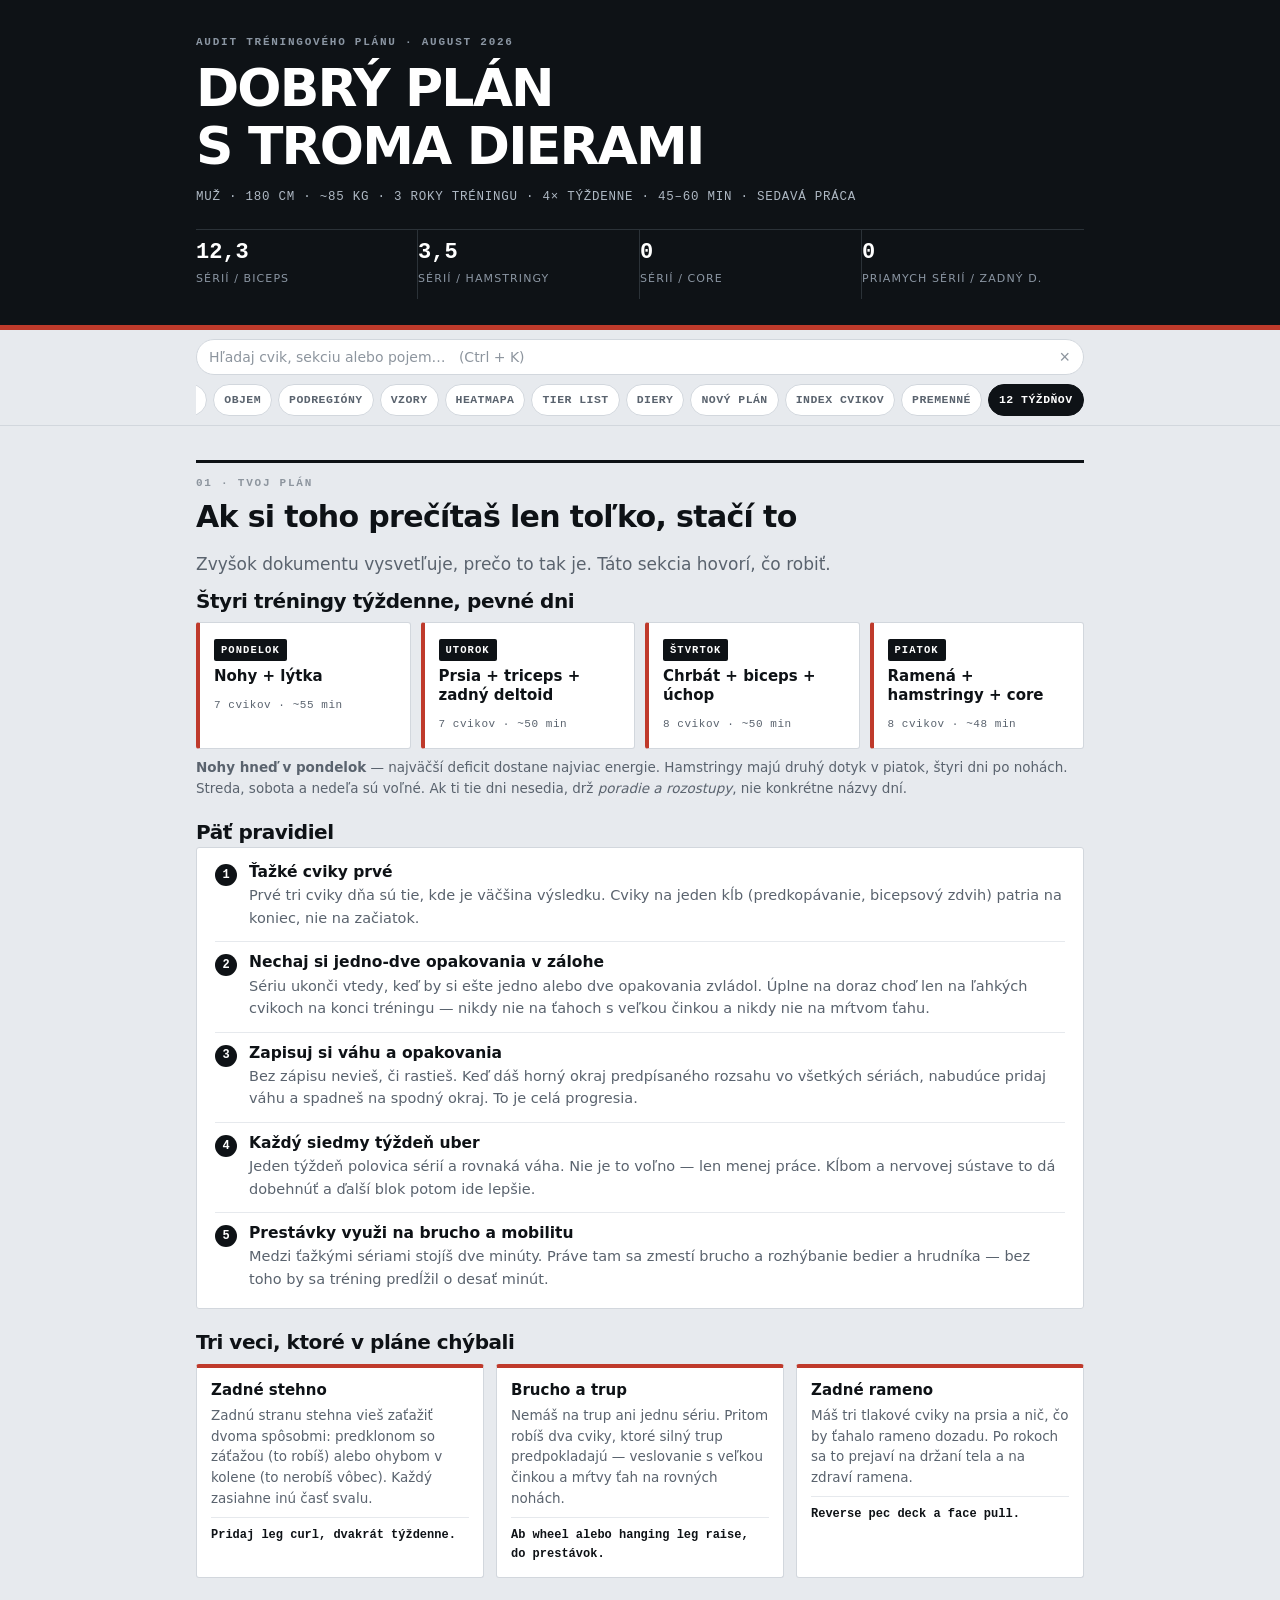
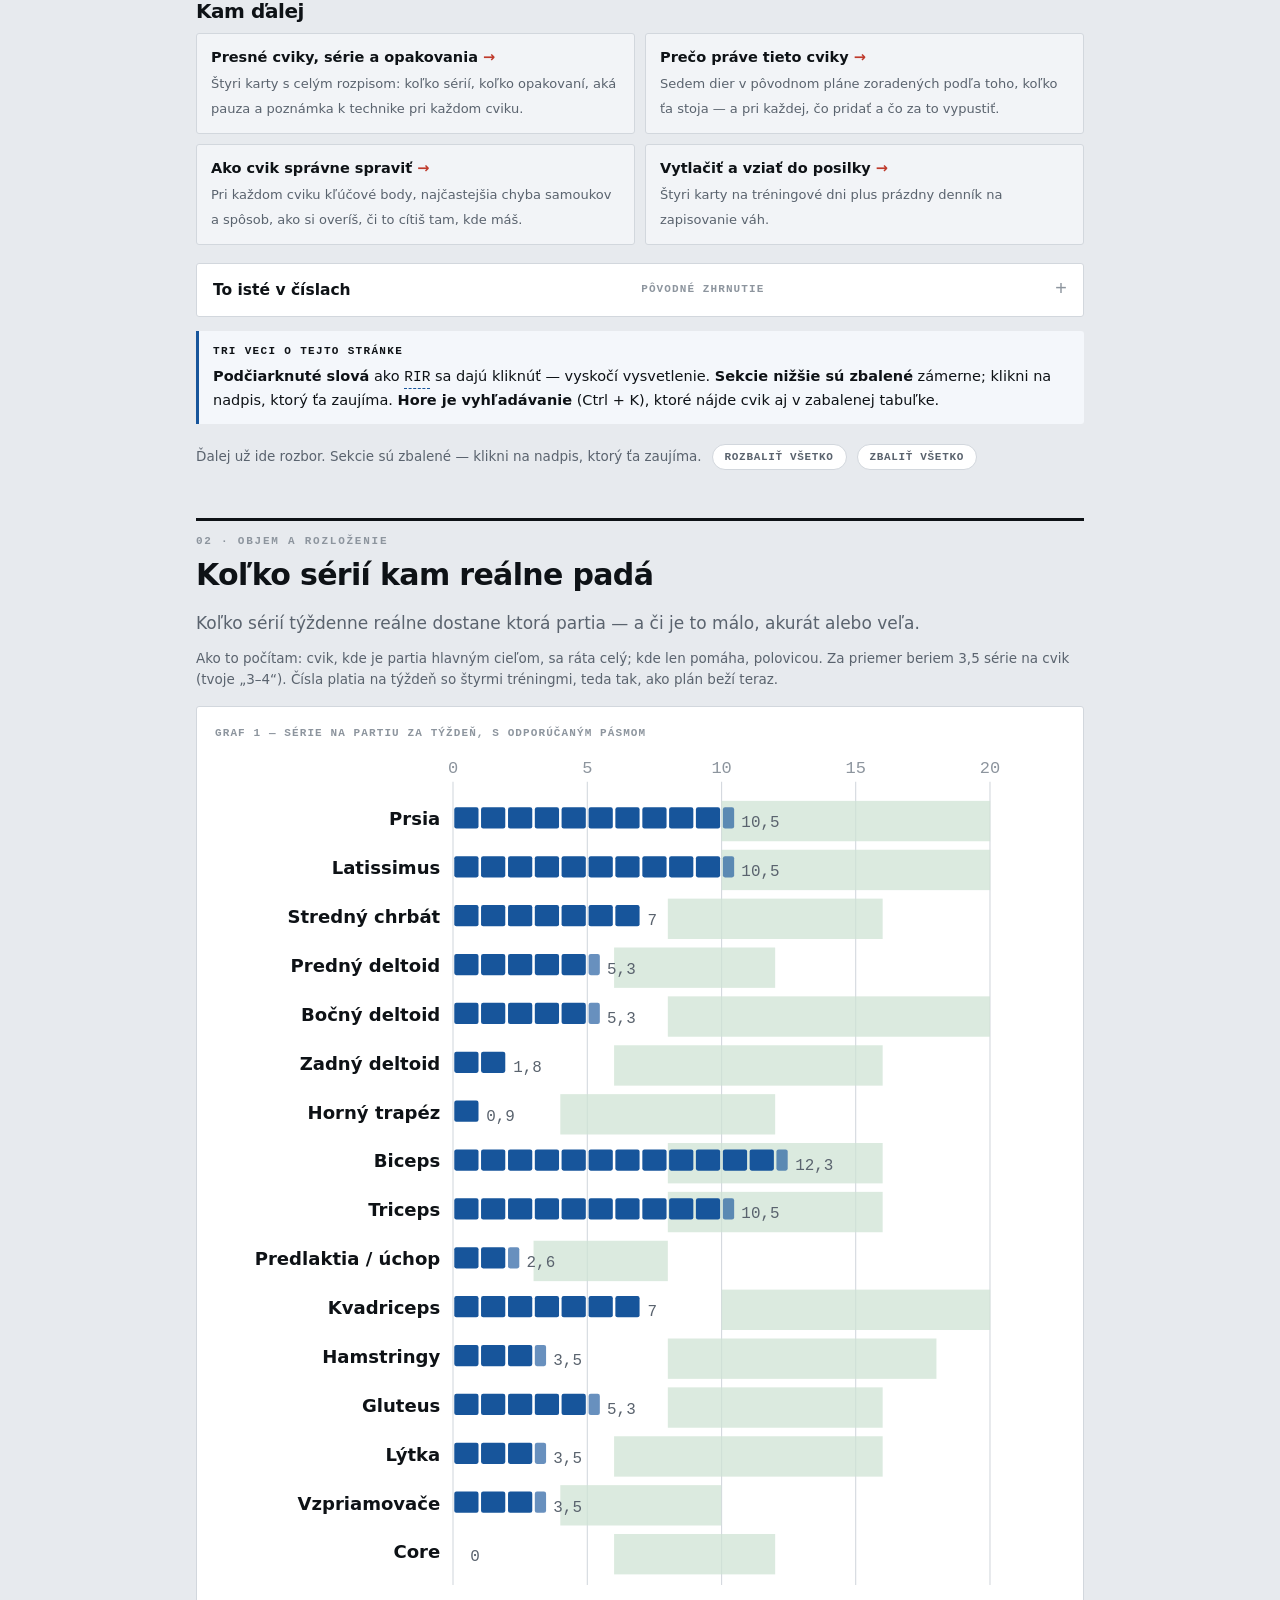
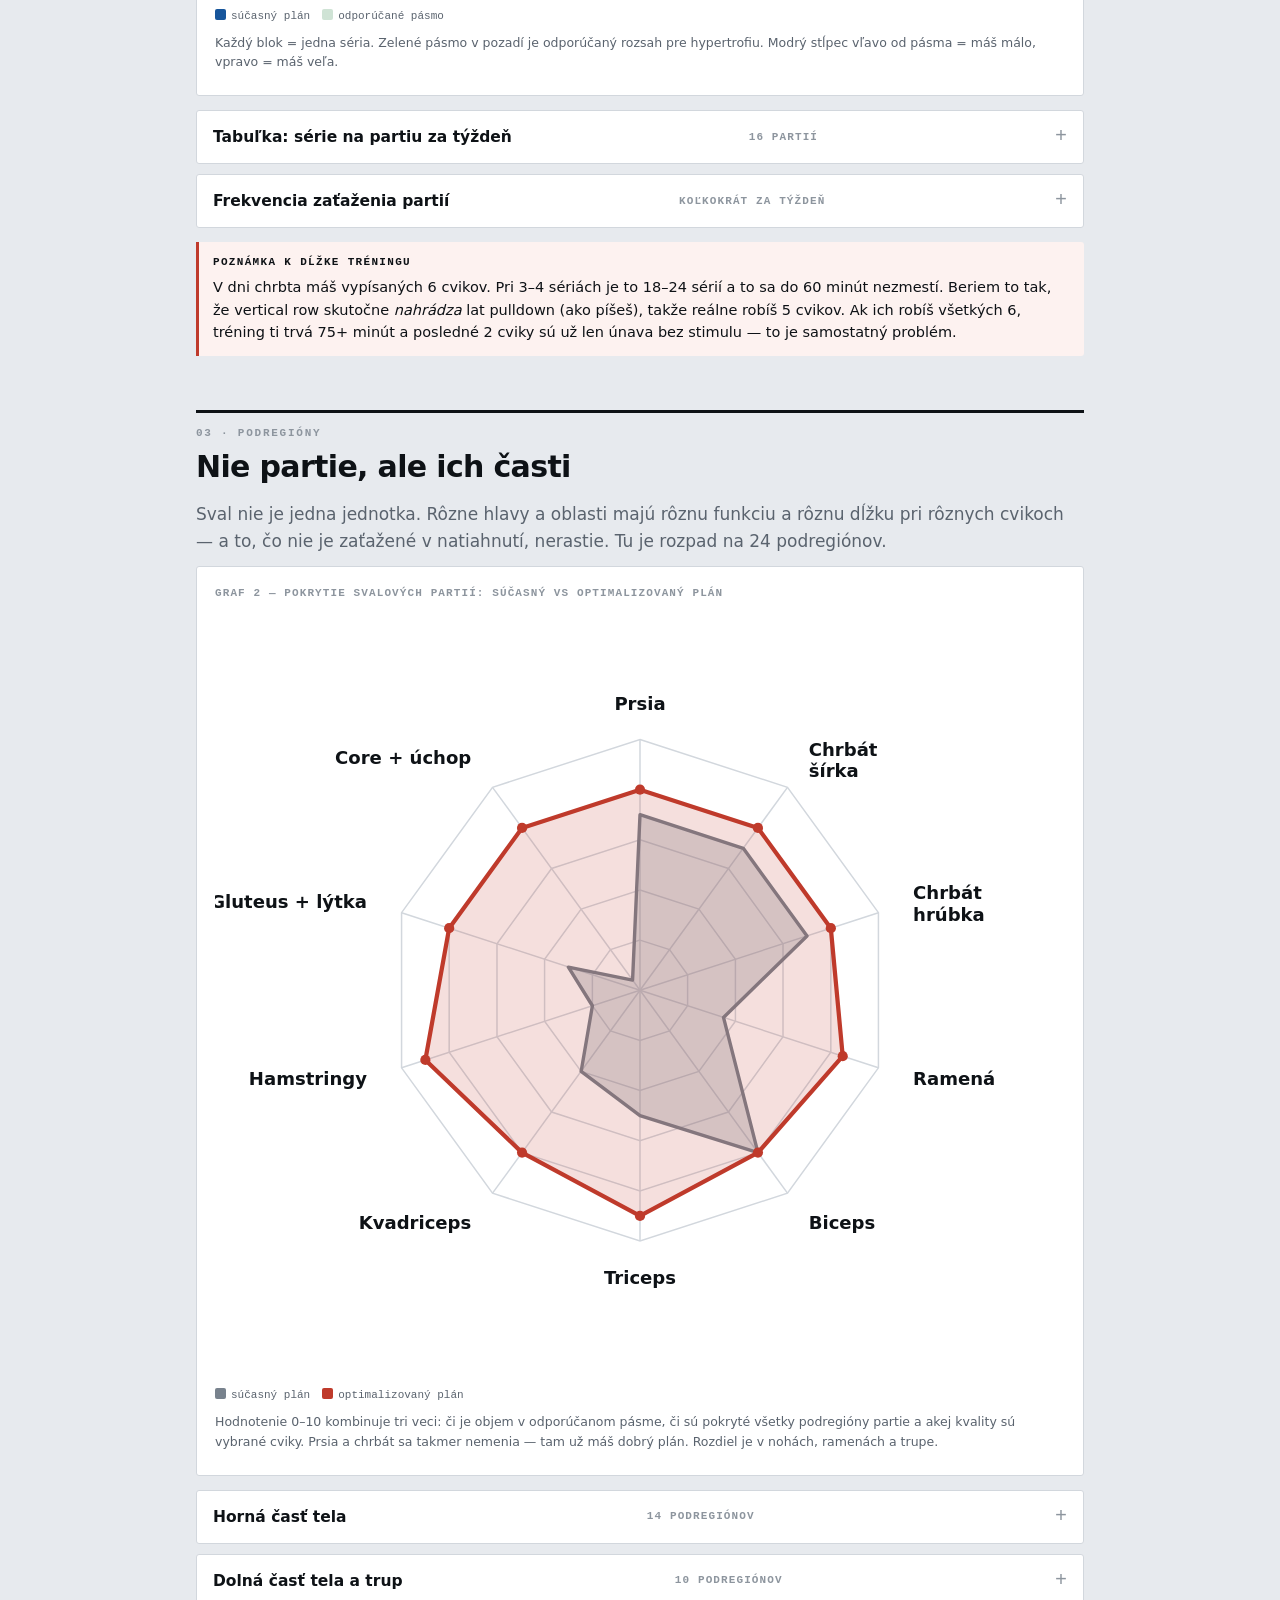
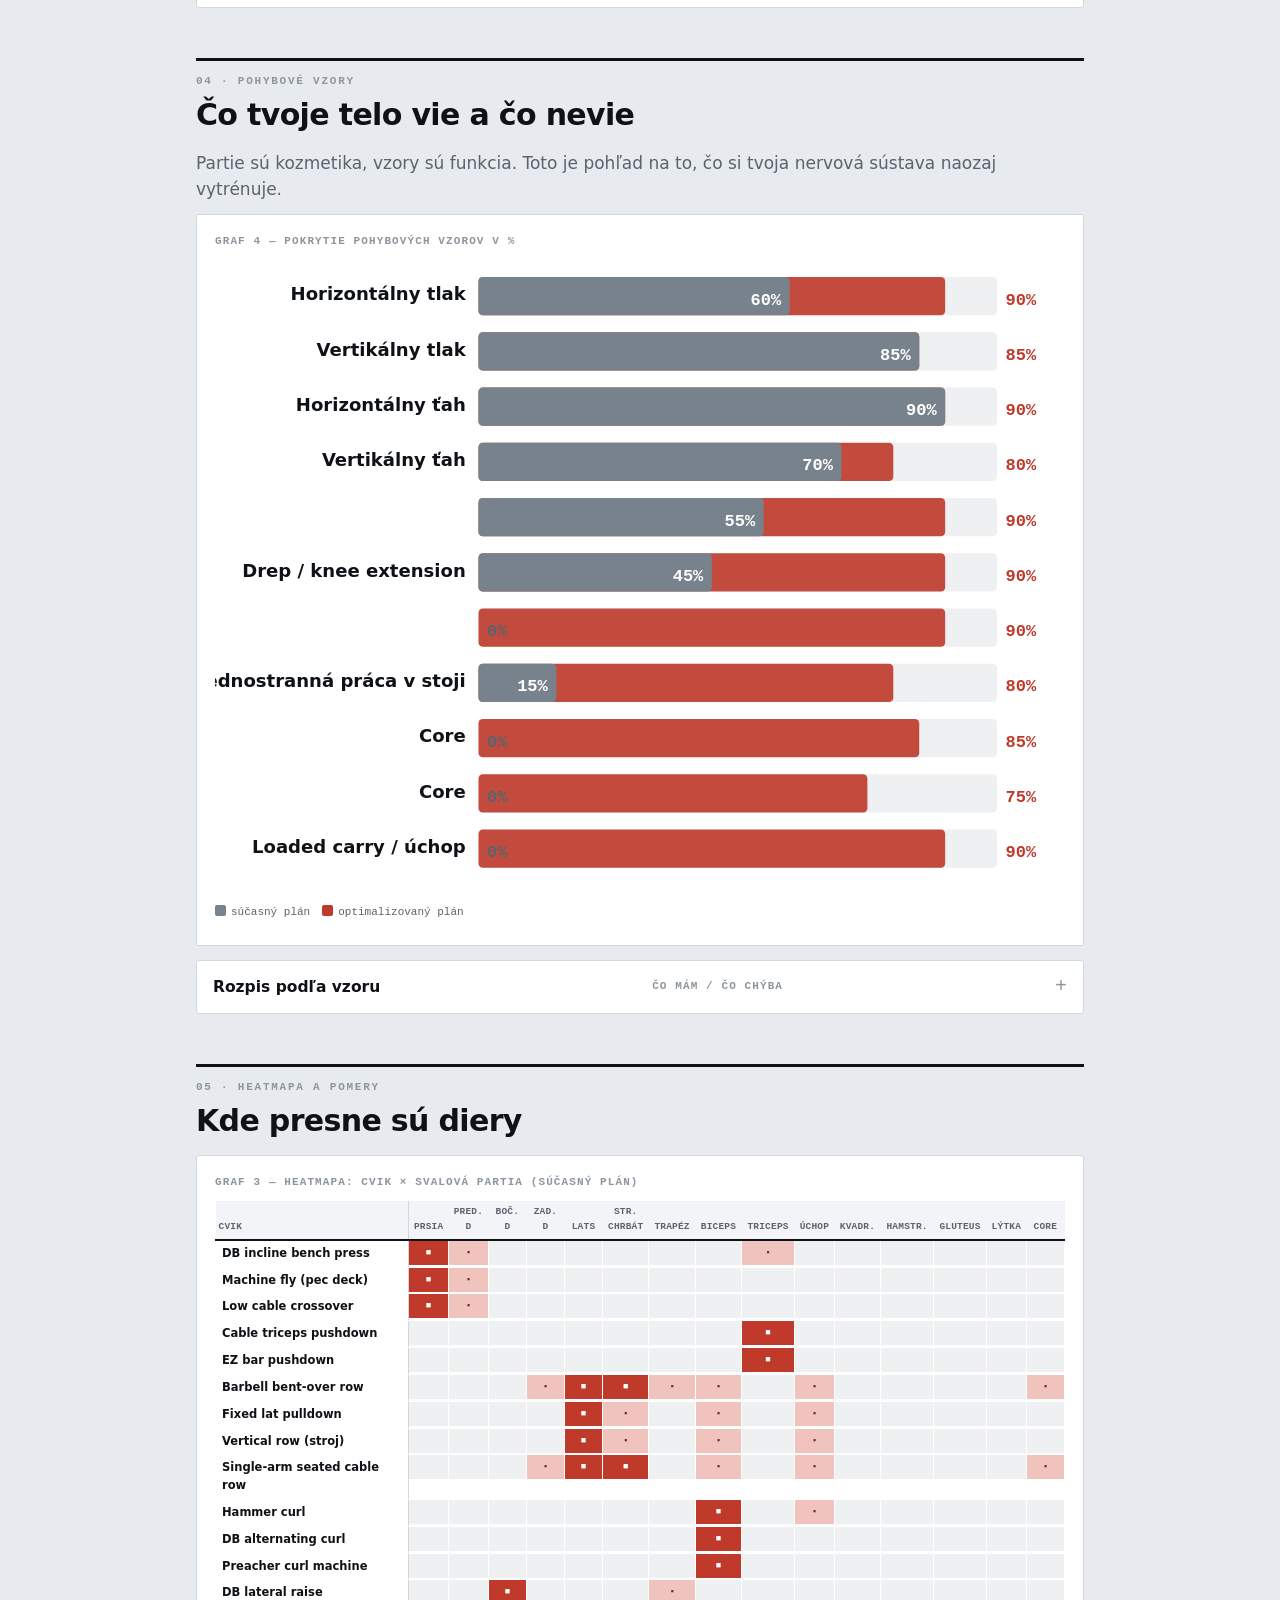
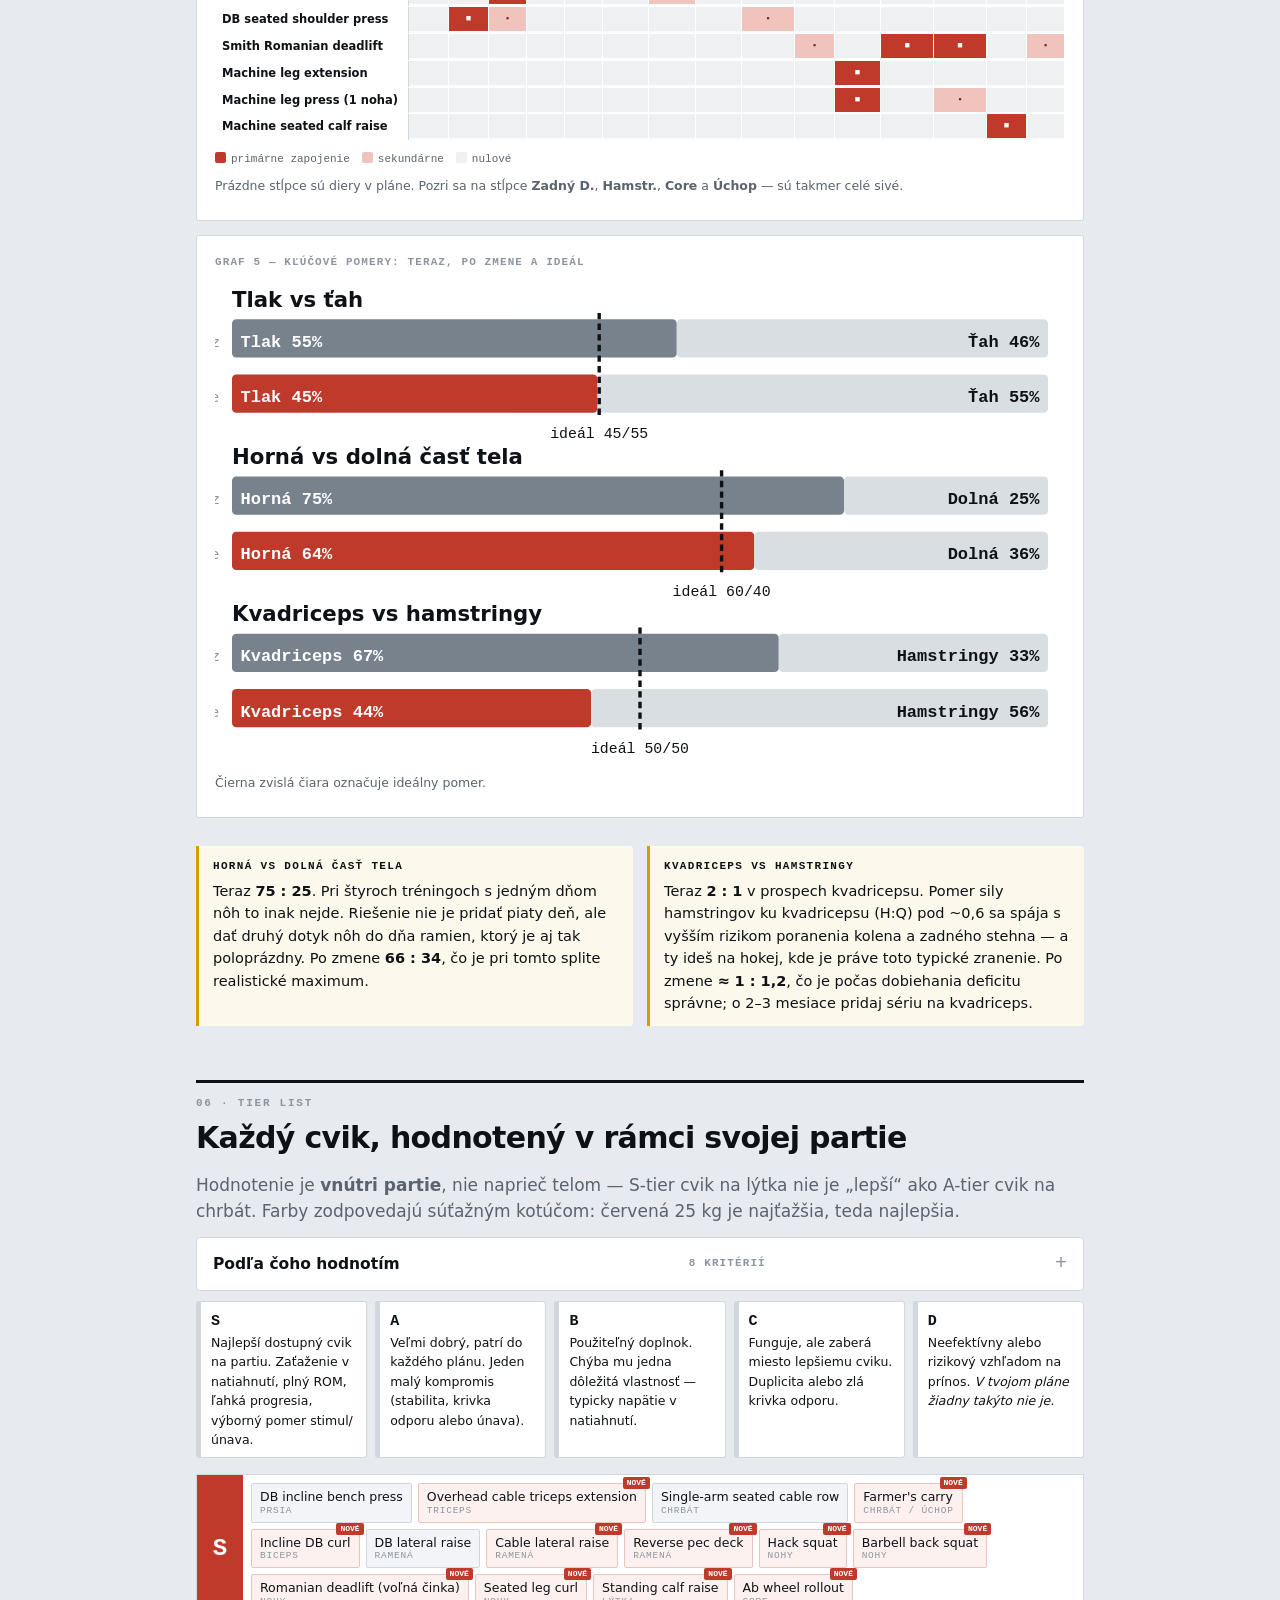
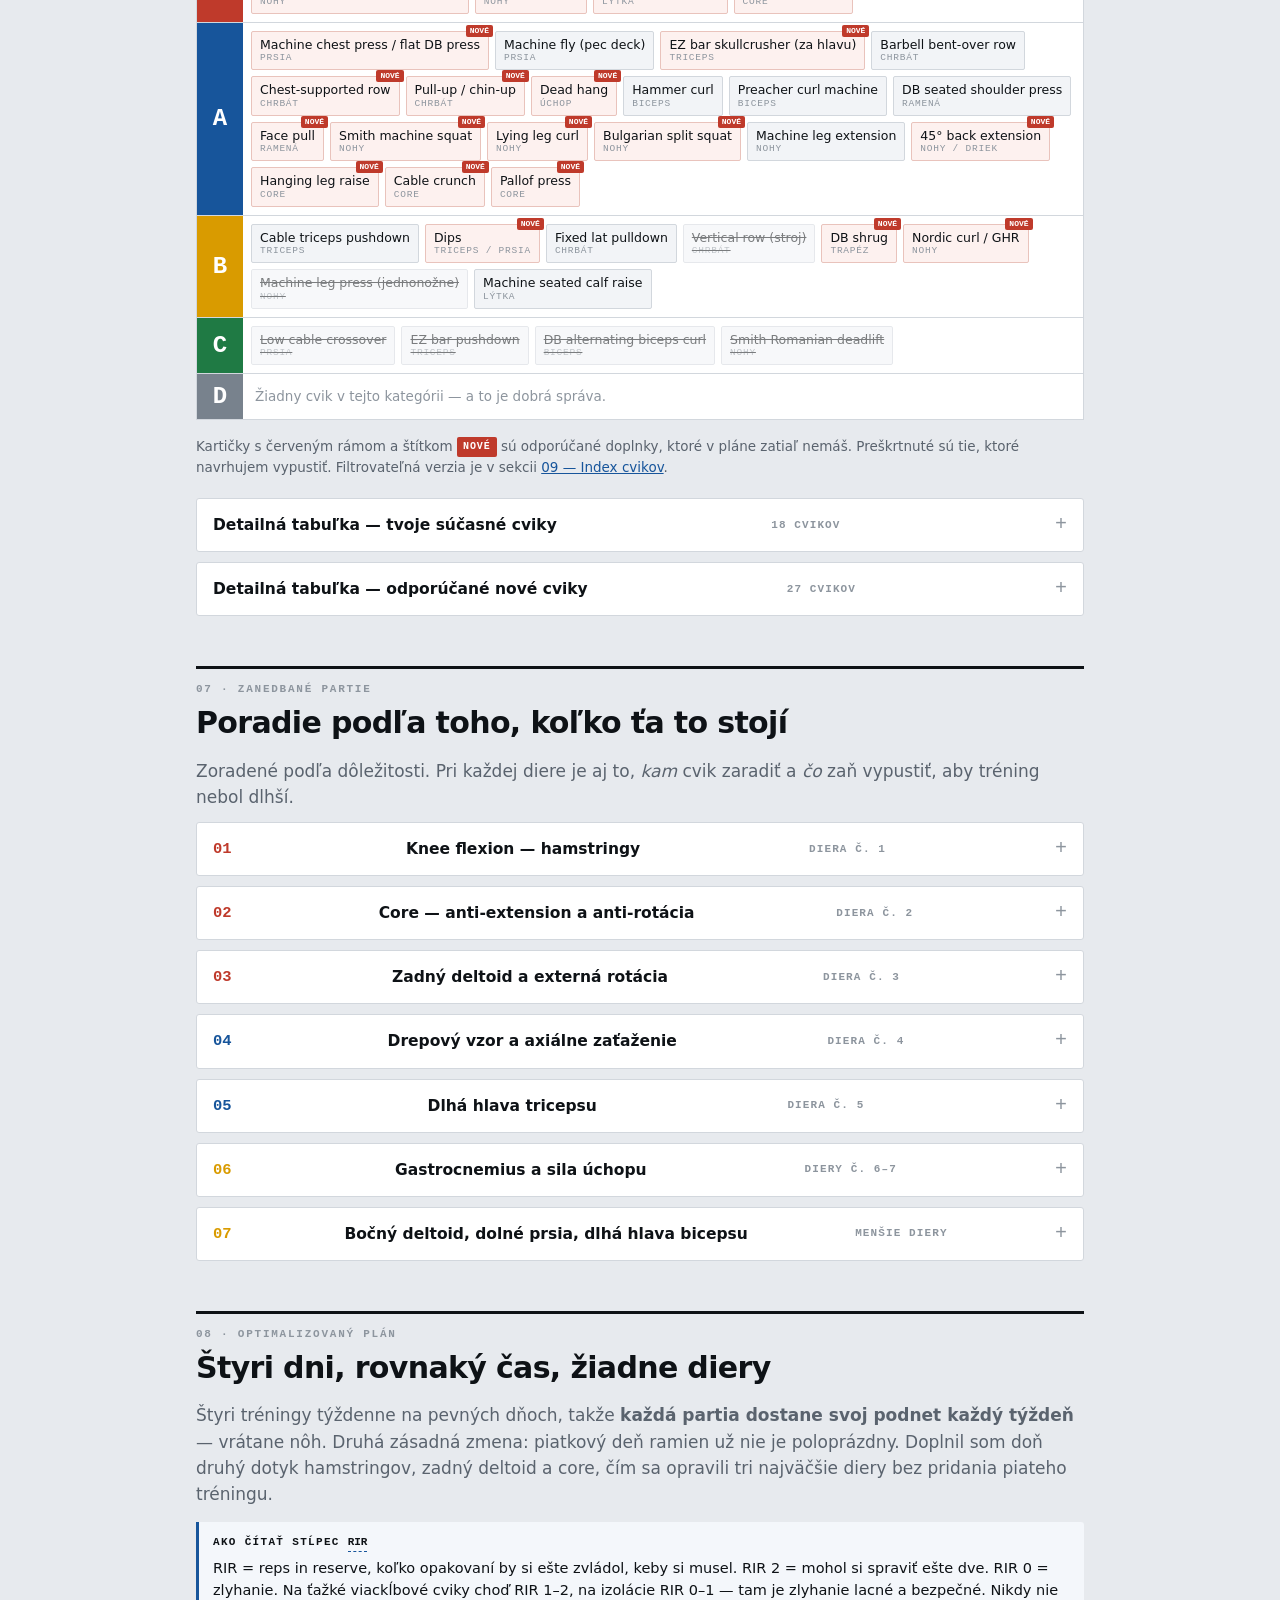
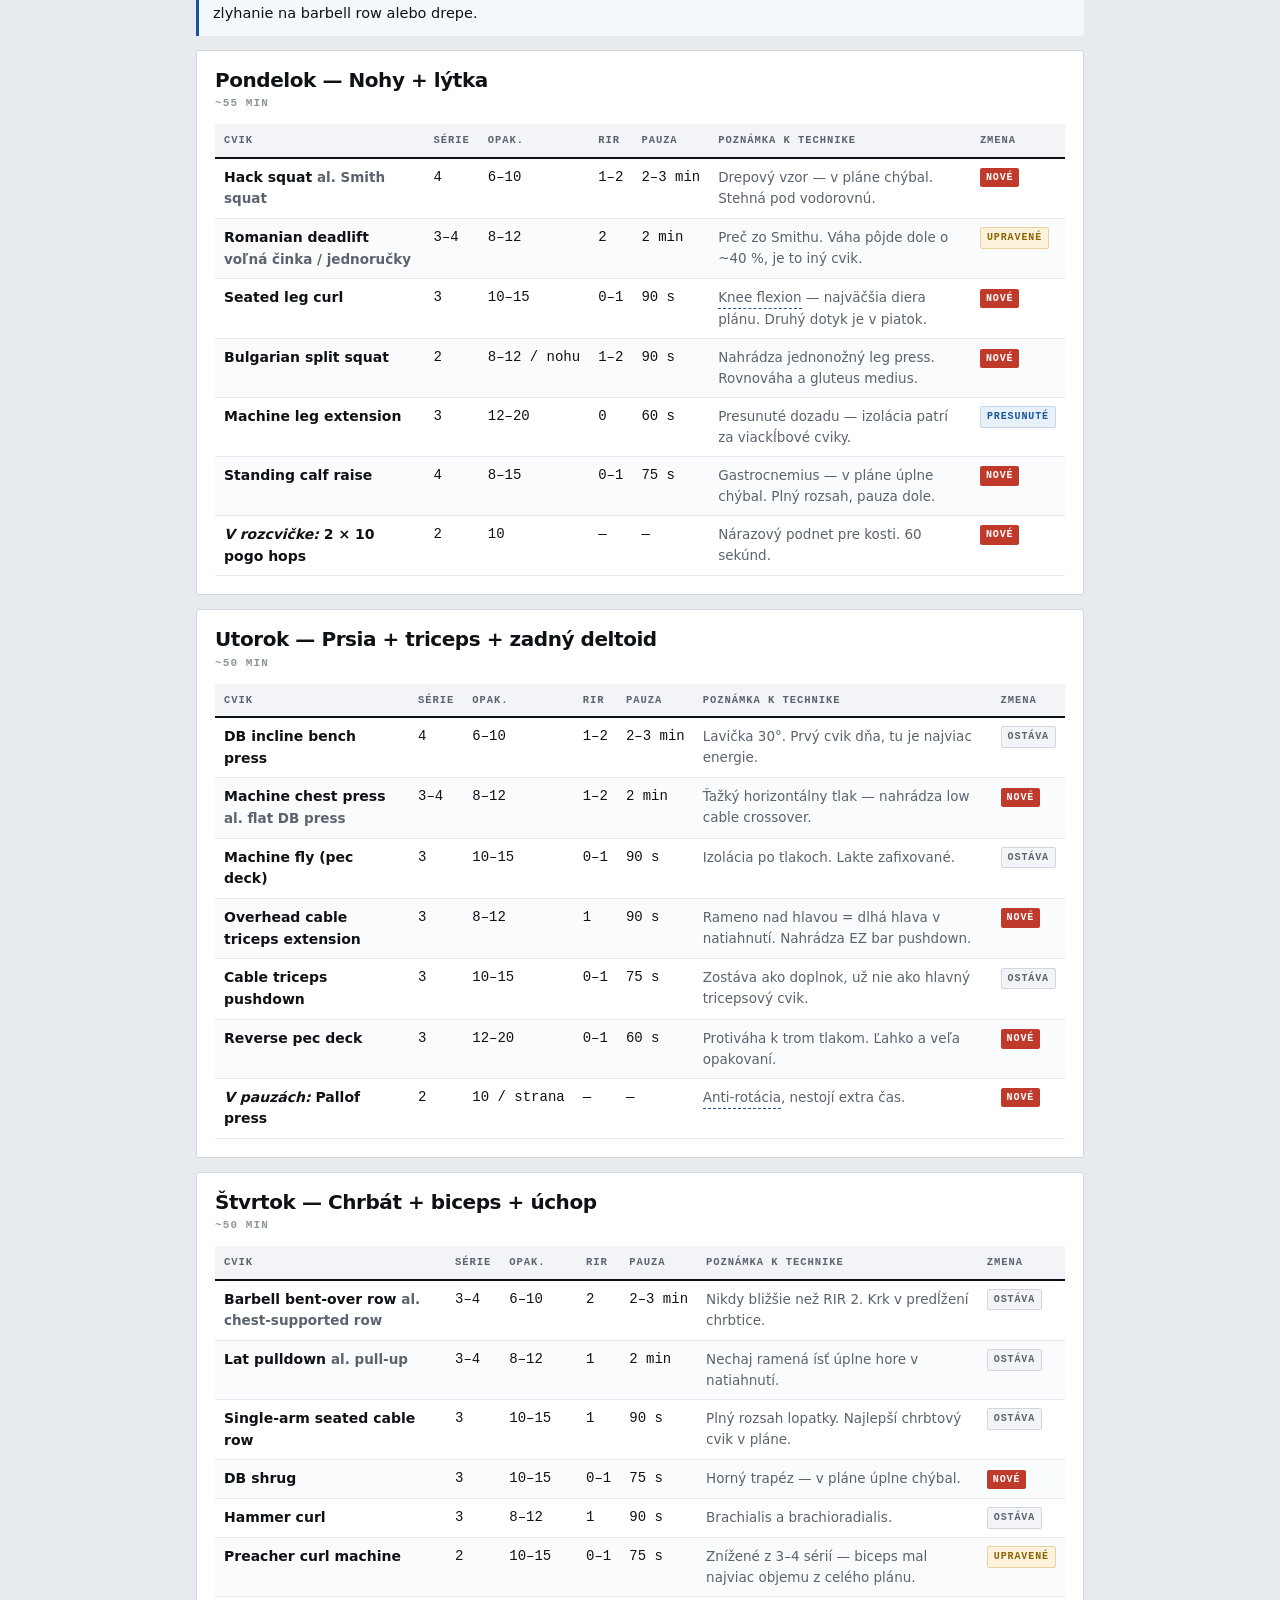
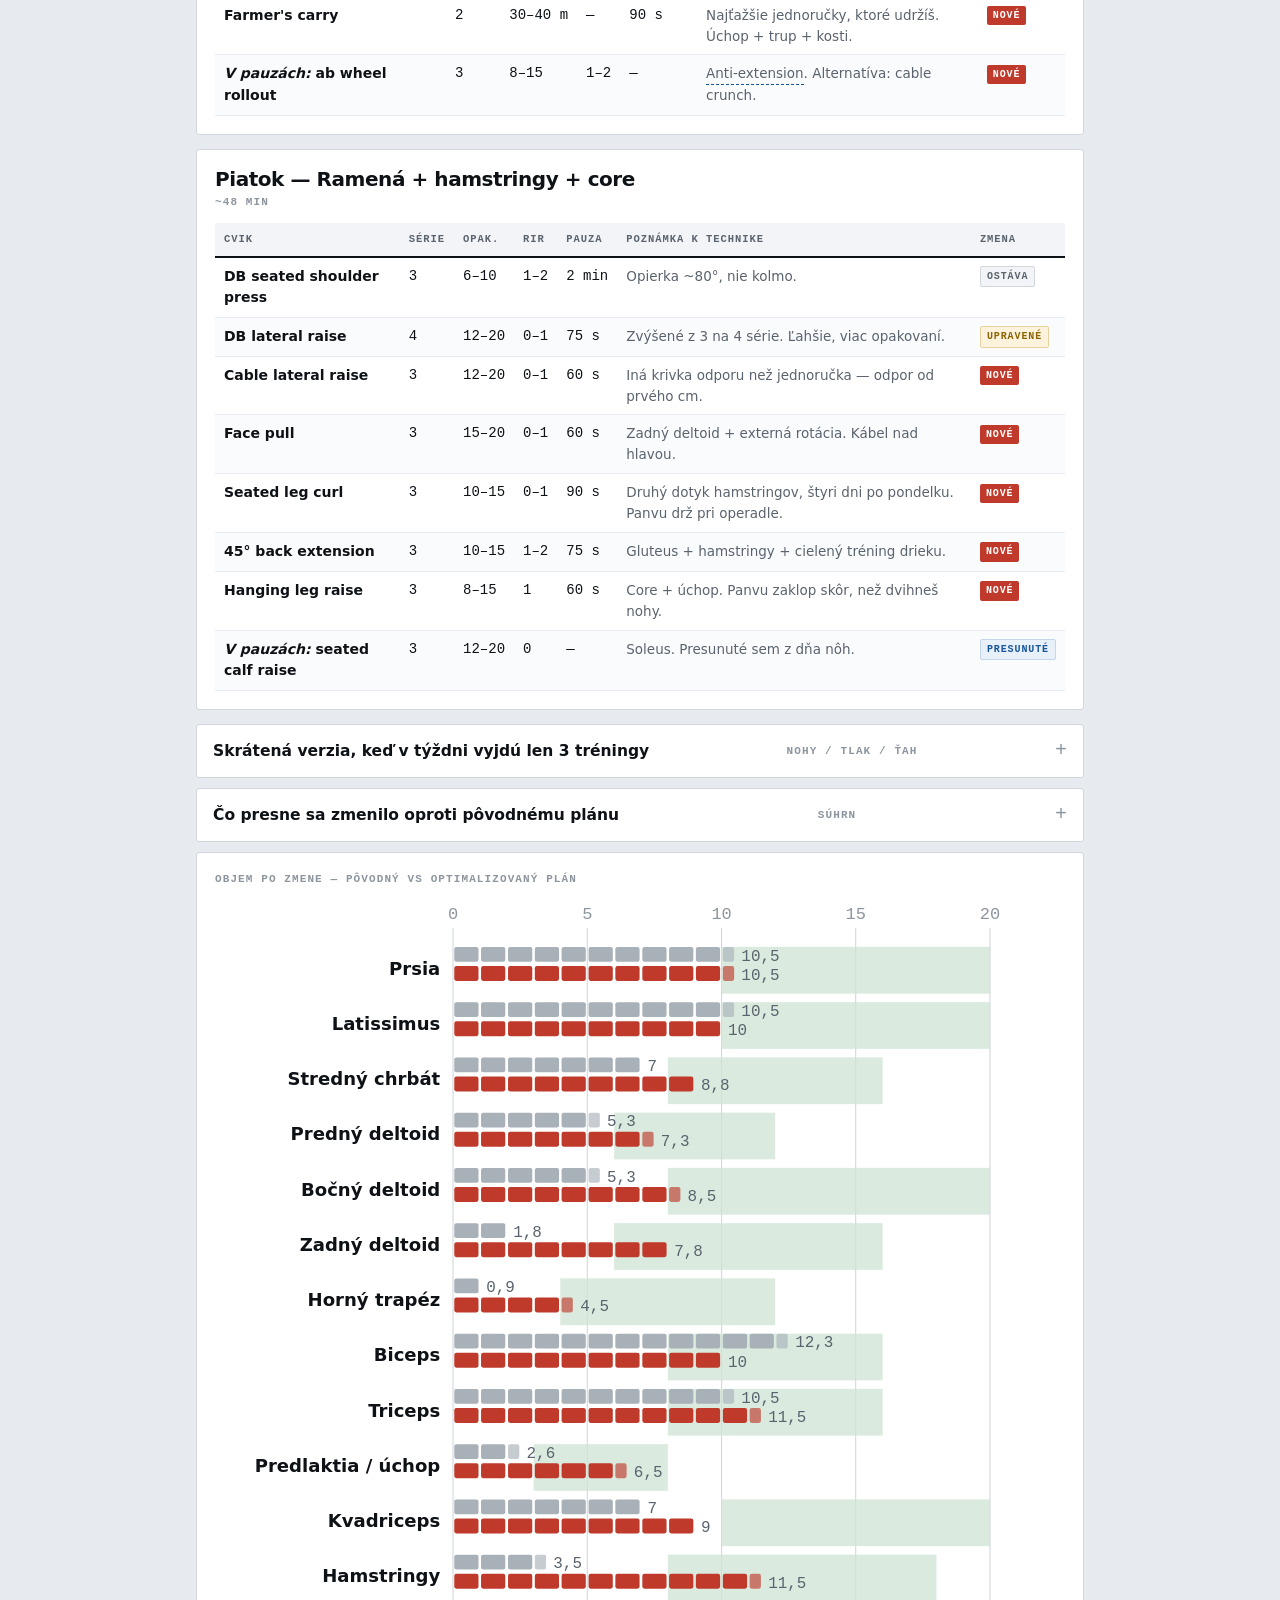
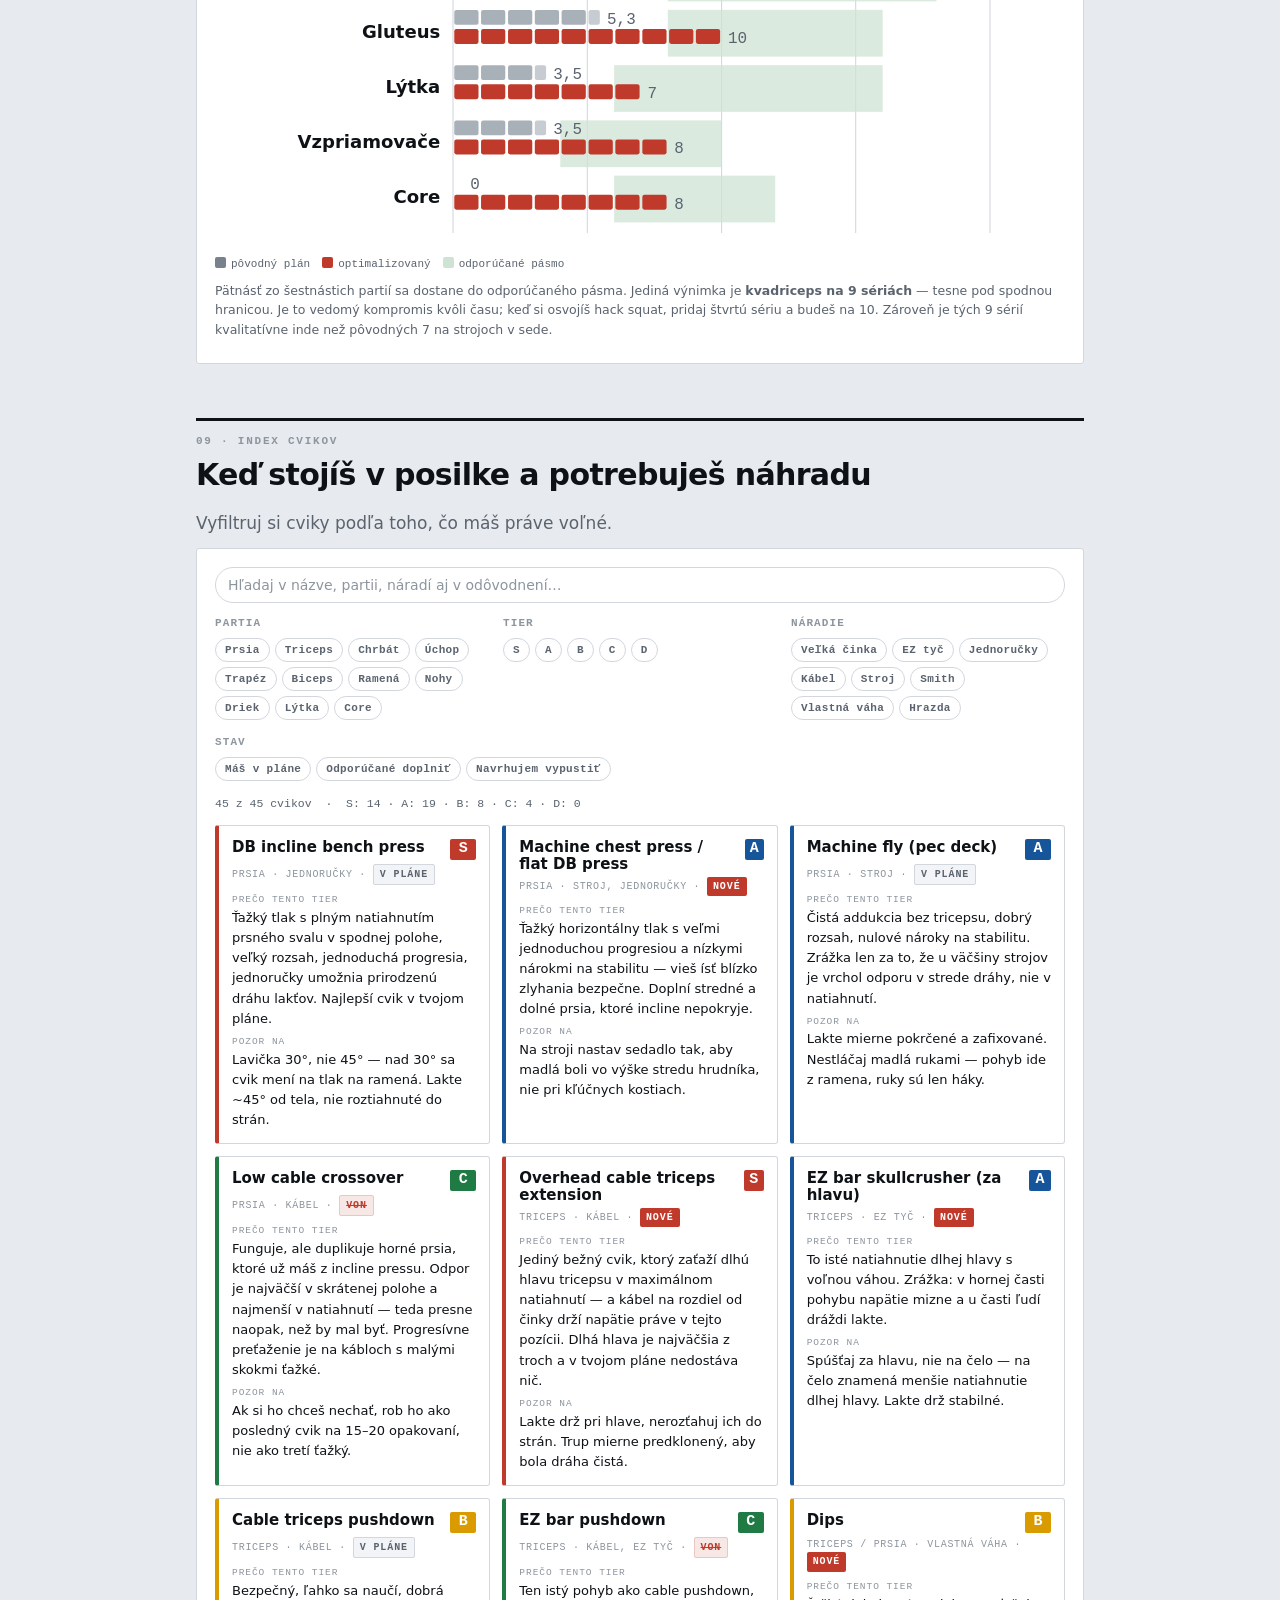
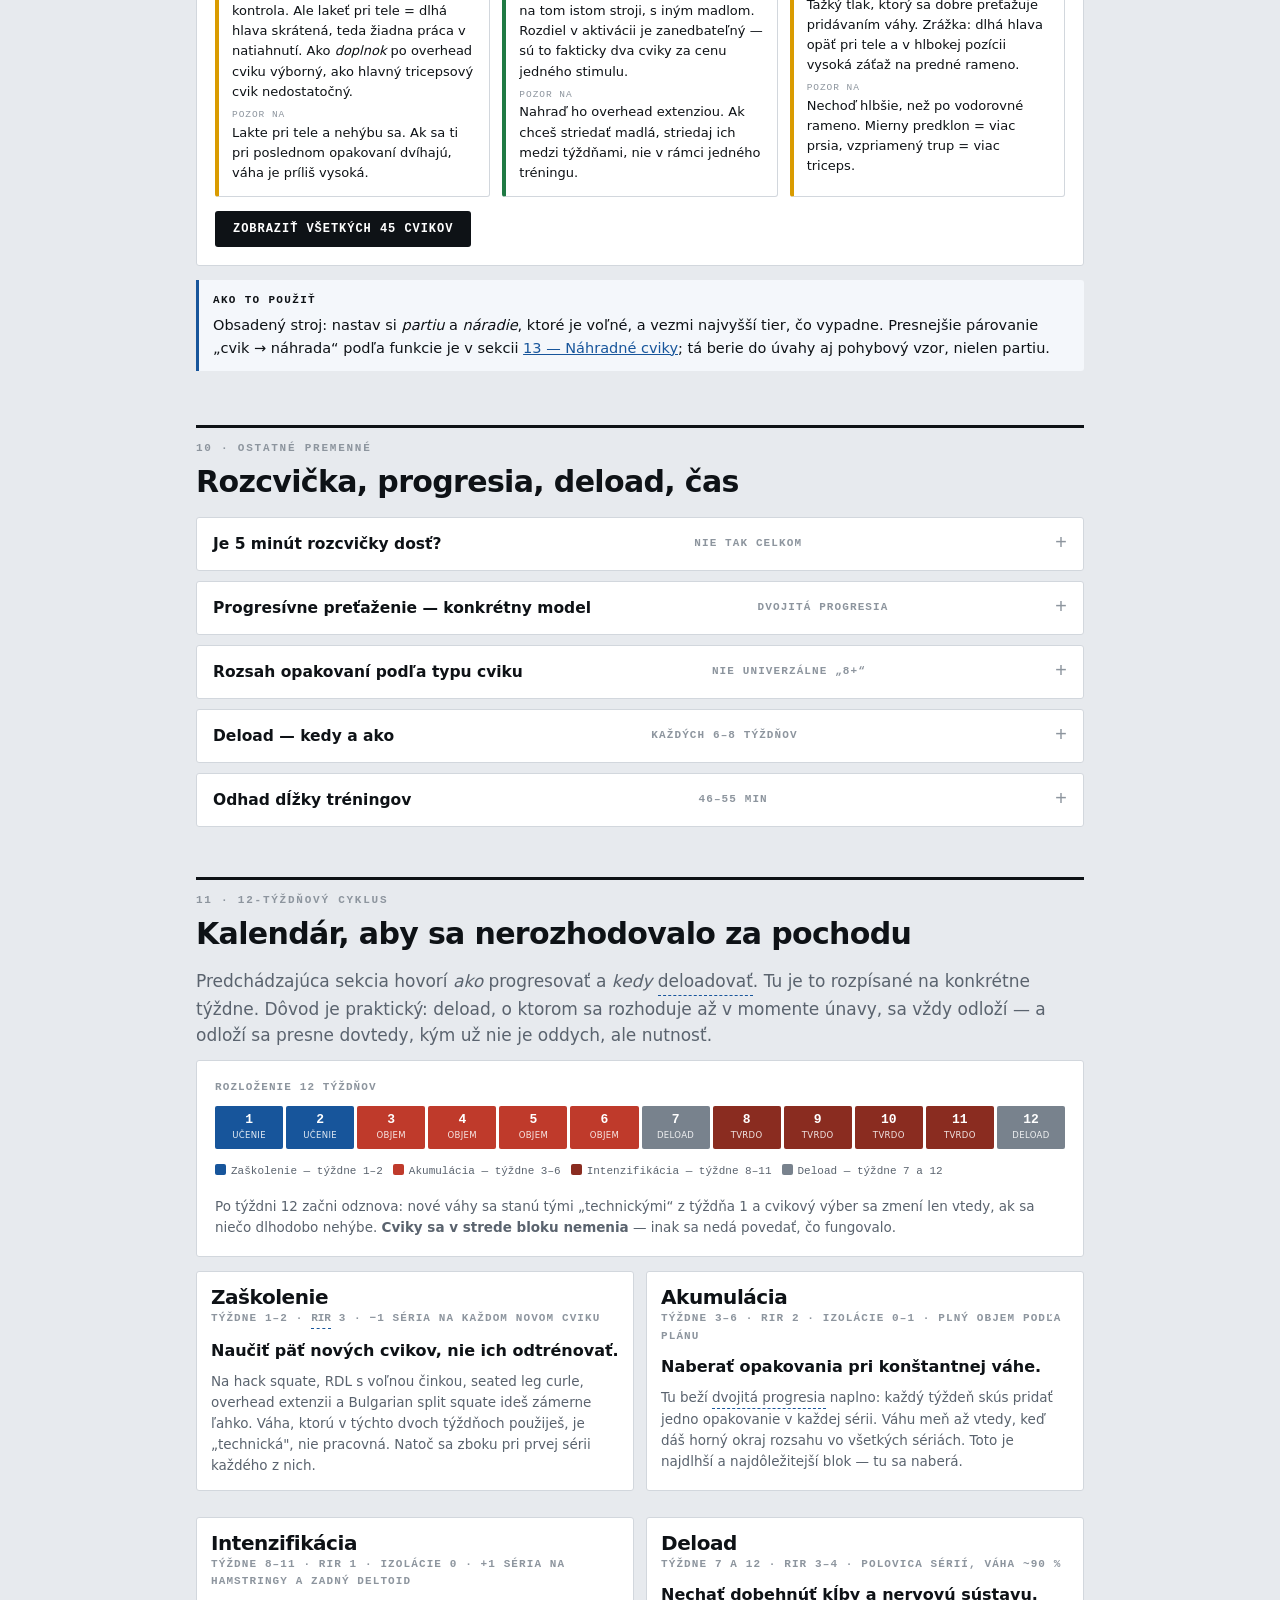
<file: index.html>
<!DOCTYPE html>
<html lang="sk">
<head>
<meta charset="utf-8">
<meta name="viewport" content="width=device-width, initial-scale=1, viewport-fit=cover">
<title>Analýza tréningového plánu — 180 cm / 85 kg</title>
<meta name="description" content="Audit tréningového plánu: objem po partiách, podregióny, tier list cvikov, optimalizovaný 4-dňový plán, 12-týždňový cyklus, technika, longevity a ťaháky do posilky.">
<meta name="color-scheme" content="light">
<meta name="theme-color" content="#0e1216">
<!-- favikona: 25 kg kotúč, tá istá červená ako S tier -->
<link rel="icon" href="data:image/svg+xml,%3Csvg xmlns='http://www.w3.org/2000/svg' viewBox='0 0 32 32'%3E%3Crect width='32' height='32' rx='6' fill='%230e1216'/%3E%3Ccircle cx='16' cy='16' r='10' fill='%23bf3a2b'/%3E%3Ccircle cx='16' cy='16' r='3.5' fill='%230e1216'/%3E%3C/svg%3E">
<link rel="stylesheet" href="assets/css/base.css">
<link rel="stylesheet" href="assets/css/layout.css">
<link rel="stylesheet" href="assets/css/components.css">
<link rel="stylesheet" href="assets/css/print.css">
<script type="module" src="assets/js/main.js"></script>
</head>
<body>

<header class="hero">
  <div class="wrap">
    <span class="eyebrow">Audit tréningového plánu · august 2026</span>
    <h1>Dobrý plán<br>s troma dierami</h1>
    <p class="subtitle">Muž · 180 cm · ~85 kg · 3 roky tréningu · 4× týždenne · 45–60 min · sedavá práca</p>
    <div class="statstrip">
      <div><b>12,3</b><span>sérií / biceps</span></div>
      <div><b>3,5</b><span>sérií / hamstringy</span></div>
      <div><b>0</b><span>sérií / core</span></div>
      <div><b>0</b><span>priamych sérií / zadný D.</span></div>
    </div>
  </div>
</header>

<nav>
  <div class="navbar">
    <div class="searchbar">
      <input id="site-search" type="search" autocomplete="off" spellcheck="false"
             placeholder="Hľadaj cvik, sekciu alebo pojem…   (Ctrl + K)"
             aria-label="Hľadať v dokumente">
      <button id="site-clear" class="sclear" type="button" aria-label="Vymazať hľadanie">×</button>
      <div id="site-results" class="sresults" role="listbox" hidden></div>
    </div>
    <div class="navscroll" id="nav">
      <a href="#zhrnutie">Tvoj plán</a>
      <a href="#objem">Objem</a>
      <a href="#podregiony">Podregióny</a>
      <a href="#vzory">Vzory</a>
      <a href="#heatmapa">Heatmapa</a>
      <a href="#tier">Tier list</a>
      <a href="#diery">Diery</a>
      <a href="#plan">Nový plán</a>
      <a href="#cviky">Index cvikov</a>
      <a href="#premenne">Premenné</a>
      <a href="#cyklus">12 týždňov</a>
      <a href="#rizika">Riziká</a>
      <a href="#nahrady">Náhrady</a>
      <a href="#technika">Technika</a>
      <a href="#longevity">Longevity</a>
      <a href="#stol">Za stolom</a>
      <a href="#vyziva">Výživa</a>
      <a href="#stravovanie">Jedálniček 🔒</a>
      <a href="#slovnik">Slovník</a>
      <a href="#tahak">Ťaháky</a>
    </div>
  </div>
</nav>

<div class="wrap">

<!-- ══════════ 01 TVOJ PLÁN ══════════ -->
<section id="zhrnutie">
  <div class="sechead"><span class="eyebrow">01 · Tvoj plán</span><h2>Ak si toho prečítaš len toľko, stačí to</h2></div>

  <p class="lead">Zvyšok dokumentu vysvetľuje, prečo to tak je. Táto sekcia hovorí, čo robiť.</p>

  <h3 style="margin-bottom:10px">Štyri tréningy týždenne, pevné dni</h3>
  <div class="qtiles" id="qs-days"></div>
  <p class="small" style="margin-bottom:22px"><strong>Nohy hneď v pondelok</strong> — najväčší deficit dostane najviac energie. Hamstringy majú druhý dotyk v piatok, štyri dni po nohách. Streda, sobota a nedeľa sú voľné. Ak ti tie dni nesedia, drž <em>poradie a rozostupy</em>, nie konkrétne názvy dní.</p>

  <h3 style="margin-bottom:4px">Päť pravidiel</h3>
  <div class="card" id="qs-rules" style="padding-top:4px"></div>

  <h3 style="margin:22px 0 10px">Tri veci, ktoré v pláne chýbali</h3>
  <div class="qholes" id="qs-holes"></div>

  <h3 style="margin:22px 0 10px">Kam ďalej</h3>
  <div class="qnexts" id="qs-next"></div>

  <details class="acc" style="margin-top:18px">
    <summary>To isté v číslach <span class="acclabel">pôvodné zhrnutie</span></summary>
    <div class="accbody">
      <ol style="margin:0;padding-left:20px">
        <li style="margin-bottom:10px"><strong>Čo je dobré:</strong> výber cvikov na prsia, chrbát a bočný deltoid je nadpriemerný. Žiadny cvik v pláne nie je odpad — máš tam <span class="num">0</span> cvikov v D tieri. Rozsah 3–4 série a 8+ opakovaní je v poriadku, rovnako 4-dňová rotácia. Problém nie je kvalita, ale <em>rozloženie</em>.</li>
        <li style="margin-bottom:10px"><strong>Diera č. 1 — nohy a zadné stehná.</strong> Hamstringy dostávajú <span class="num">3,5</span> série týždenne a <span class="num">0</span> z nich je knee flexion (ohyb v kolene). Chýba drep, chýba leg curl, chýba gastrocnemius. Nohy tvoria <span class="num">25 %</span> celého objemu.</li>
        <li style="margin-bottom:10px"><strong>Diera č. 2 — core a úchop: úplná nula.</strong> Žiadny anti-extension, žiadna anti-rotácia, žiadny carry. Pritom robíš barbell bent-over row a RDL — dva cviky, ktoré predpokladajú silný trup.</li>
        <li style="margin-bottom:10px"><strong>Diera č. 3 — zadný deltoid a deň ramien.</strong> Zadný deltoid nemá ani jednu priamu sériu. Deň ramien má <span class="num">2</span> cviky a trvá ~20 minút — je to najväčšia nevyužitá kapacita v celom pláne.</li>
        <li><strong>Čo zmeniť ako prvé (jedna vec, tento týždeň):</strong> prebuduj deň ramien. Pridaj doň cable lateral raise, face pull, seated leg curl a hanging leg raise. Jediným zásahom opravíš zadný deltoid, hamstringy aj core — a deň stále vojde do 50 minút.</li>
      </ol>
    </div>
  </details>

  <div class="note">
    <b>Tri veci o tejto stránke</b>
    <strong>Podčiarknuté slová</strong> ako <span class="mono">RIR</span> sa dajú kliknúť — vyskočí vysvetlenie.
    <strong>Sekcie nižšie sú zbalené</strong> zámerne; klikni na nadpis, ktorý ťa zaujíma.
    <strong>Hore je vyhľadávanie</strong> (Ctrl + K), ktoré nájde cvik aj v zabalenej tabuľke.
  </div>
</section>

<div class="expander noprint">
  <span>Ďalej už ide rozbor. Sekcie sú zbalené — klikni na nadpis, ktorý ťa zaujíma.</span>
  <button type="button" data-expand="open">Rozbaliť všetko</button>
  <button type="button" data-expand="close">Zbaliť všetko</button>
</div>

<!-- ══════════ 02 OBJEM ══════════ -->
<section id="objem">
  <div class="sechead"><span class="eyebrow">02 · Objem a rozloženie</span><h2>Koľko sérií kam reálne padá</h2></div>

  <p class="lead">Koľko sérií týždenne reálne dostane ktorá partia — a či je to málo, akurát alebo veľa.</p>
  <p class="small" style="margin-bottom:16px">Ako to počítam: cvik, kde je partia hlavným cieľom, sa ráta celý; kde len pomáha, polovicou. Za priemer beriem 3,5 série na cvik (tvoje „3–4“). Čísla platia na týždeň so štyrmi tréningmi, teda tak, ako plán beží teraz.</p>

  <div class="card">
    <figure>
      <div class="acclabel" style="margin-bottom:10px">Graf 1 — série na partiu za týždeň, s odporúčaným pásmom</div>
      <div id="chart-volume"></div>
      <div class="legend">
        <span><i style="background:var(--p20)"></i>súčasný plán</span>
        <span><i style="background:#cfe3d5"></i>odporúčané pásmo</span>
      </div>
      <figcaption>Každý blok = jedna séria. Zelené pásmo v pozadí je odporúčaný rozsah pre hypertrofiu. Modrý stĺpec vľavo od pásma = máš málo, vpravo = máš veľa.</figcaption>
    </figure>
  </div>

  <details class="acc">
    <summary>Tabuľka: série na partiu za týždeň <span class="acclabel">16 partií</span></summary>
    <div class="accbody">
      <div class="tscroll">
        <table>
          <thead><tr><th>Partia</th><th class="n">Priame</th><th class="n">Nepriame ×0,5</th><th class="n">Spolu / týž.</th><th class="n">Odporúčané</th><th>Stav</th></tr></thead>
          <tbody id="voltable"></tbody>
        </table>
      </div>
      <div class="note warn"><b>Čo z toho vypadáva</b>
      Biceps má <strong>12,3 série</strong> — najviac zo všetkých partií v celom pláne. Hamstringy <strong>3,5</strong>, kvadriceps <strong>7,0</strong>, core <strong>0</strong>. Na chlapa, ktorý chce naberať hmotu, sú prioritne trénované ruky a zanedbané nohy. To je najtypickejší vzorec samouka a zároveň najdrahšia chyba: nohy sú najväčšia svalová hmota v tele a najsilnejší ťahúň celkového rastu aj metabolizmu.</div>
    </div>
  </details>

  <details class="acc">
    <summary>Frekvencia zaťaženia partií <span class="acclabel">koľkokrát za týždeň</span></summary>
    <div class="accbody">
      <div class="tscroll">
        <table>
          <thead><tr><th>Partia</th><th class="n">Teraz</th><th class="n">Optimum</th><th>Komentár</th></tr></thead>
          <tbody id="freqtable"></tbody>
        </table>
      </div>
    </div>
  </details>

  <div class="note bad"><b>Poznámka k dĺžke tréningu</b>
  V dni chrbta máš vypísaných 6 cvikov. Pri 3–4 sériách je to 18–24 sérií a to sa do 60 minút nezmestí. Beriem to tak, že vertical row skutočne <em>nahrádza</em> lat pulldown (ako píšeš), takže reálne robíš 5 cvikov. Ak ich robíš všetkých 6, tréning ti trvá 75+ minút a posledné 2 cviky sú už len únava bez stimulu — to je samostatný problém.</div>
</section>

<!-- ══════════ 03 PODREGIÓNY ══════════ -->
<section id="podregiony">
  <div class="sechead"><span class="eyebrow">03 · Podregióny</span><h2>Nie partie, ale ich časti</h2></div>

  <p class="lead">Sval nie je jedna jednotka. Rôzne hlavy a oblasti majú rôznu funkciu a rôznu dĺžku pri rôznych cvikoch — a to, čo nie je zaťažené v natiahnutí, nerastie. Tu je rozpad na 24 podregiónov.</p>

  <div class="card">
    <figure>
      <div class="acclabel" style="margin-bottom:10px">Graf 2 — pokrytie svalových partií: súčasný vs optimalizovaný plán</div>
      <div id="chart-radar"></div>
      <div class="legend">
        <span><i style="background:var(--p05)"></i>súčasný plán</span>
        <span><i style="background:var(--p25)"></i>optimalizovaný plán</span>
      </div>
      <figcaption>Hodnotenie 0–10 kombinuje tri veci: či je objem v odporúčanom pásme, či sú pokryté všetky podregióny partie a akej kvality sú vybrané cviky. Prsia a chrbát sa takmer nemenia — tam už máš dobrý plán. Rozdiel je v nohách, ramenách a trupe.</figcaption>
    </figure>
  </div>

  <details class="acc">
    <summary>Horná časť tela <span class="acclabel">14 podregiónov</span></summary>
    <div class="accbody">
      <div class="tscroll">
        <table>
          <thead><tr><th>Podregión</th><th>Stav</th><th>Čo ho pokrýva / prečo chýba</th></tr></thead>
          <tbody>
            <tr><td><strong>Horné prsia</strong> (pars clavicularis)</td><td><span class="tag t-ok">pokryté</span></td><td>DB incline press + low cable crossover (zdola nahor). Dokonca <em>nadpokryté</em> — dva cviky na tú istú oblasť.</td></tr>
            <tr><td><strong>Stredné prsia</strong> (pars sternalis)</td><td><span class="tag t-ok">pokryté</span></td><td>Machine fly. V poriadku, ale chýba ťažký horizontálny tlak, kde by si mohol progresívne pridávať váhu.</td></tr>
            <tr><td><strong>Dolné prsia</strong> (pars abdominalis)</td><td><span class="tag t-part">slabo</span></td><td>Žiadny decline ani dip. Malá diera — dolné vlákna sa čiastočne zapájajú pri machine fly. Nízka priorita.</td></tr>
            <tr><td><strong>Predný deltoid</strong></td><td><span class="tag t-ok">pokryté</span></td><td>DB shoulder press + incline press. 5,3 série, dosť.</td></tr>
            <tr><td><strong>Bočný deltoid</strong></td><td><span class="tag t-part">slabo</span></td><td>Iba DB lateral raise, 3,5 série priamo. Na viditeľnú šírku ramien treba 10–20. Navyše jednoručka dáva takmer nulový odpor v natiahnutí (na začiatku pohybu) — chýba káblová verzia.</td></tr>
            <tr><td><strong>Zadný deltoid</strong></td><td><span class="tag t-no">vôbec</span></td><td>Nula priamych sérií. Iba nepriamo z bent-over row. Pri troch tlakových cvikoch na prsia je to nerovnováha, ktorá sa po rokoch prejaví na držaní tela a zdraví ramena.</td></tr>
            <tr><td><strong>Triceps — dlhá hlava</strong></td><td><span class="tag t-no">vôbec</span></td><td>Toto je najväčšia diera na rukách. Dlhá hlava prechádza cez ramenný kĺb, takže sa naťahuje len keď máš <em>rameno nad hlavou</em>. Oba tvoje cviky (pushdown + EZ pushdown) máš lakeť pri tele — dlhá hlava je celý čas skrátená. Pritom je to najväčšia z troch hláv.</td></tr>
            <tr><td><strong>Triceps — bočná hlava</strong></td><td><span class="tag t-ok">pokryté</span></td><td>Pushdown, dobre.</td></tr>
            <tr><td><strong>Triceps — mediálna hlava</strong></td><td><span class="tag t-ok">pokryté</span></td><td>Pushdown, hlavne v posledných opakovaniach.</td></tr>
            <tr><td><strong>Biceps — dlhá hlava</strong></td><td><span class="tag t-part">slabo</span></td><td>Preacher curl má rameno <em>pred</em> telom, čím dlhú hlavu skracuje. Hammer curl ju zaťaží čiastočne. Chýba cvik s ramenom <em>za</em> telom (incline curl).</td></tr>
            <tr><td><strong>Biceps — krátka hlava</strong></td><td><span class="tag t-ok">pokryté</span></td><td>Preacher curl je na to výborný. Nadpokryté vzhľadom na celkový objem.</td></tr>
            <tr><td><strong>Brachialis / brachioradialis</strong></td><td><span class="tag t-ok">pokryté</span></td><td>Hammer curl.</td></tr>
            <tr><td><strong>Latissimus</strong></td><td><span class="tag t-ok">pokryté</span></td><td>3 ťahy, 10,5 série. Dobre. Jediná výhrada: fixná dráha stroja obmedzuje pohyb lopatky a plné natiahnutie hore.</td></tr>
            <tr><td><strong>Medzilopatkové svaly</strong> (rhomboidy, stredný trapéz)</td><td><span class="tag t-ok">pokryté</span></td><td>Barbell bent-over row + single-arm cable row. 7 sérií, v poriadku.</td></tr>
            <tr><td><strong>Horný trapéz</strong></td><td><span class="tag t-part">slabo</span></td><td>Iba nepriamo. Nie je to kozmetika — horný trapéz drží krčnú chrbticu a lopatku; jeho slabosť je bežná príčina bolesti krku pri sedavej práci.</td></tr>
            <tr><td><strong>Dolný trapéz</strong></td><td><span class="tag t-part">slabo</span></td><td>Trochu z lat pulldownu. Chýba cielená depresia lopatky (face pull, prone Y).</td></tr>
            <tr><td><strong>Rotátorová manžeta</strong></td><td><span class="tag t-no">vôbec</span></td><td>Žiadna externá rotácia. Pri 3 tlakoch na prsia a 0 zadných deltoidoch je to najrizikovejšia kombinácia v pláne z dlhodobého hľadiska.</td></tr>
            <tr><td><strong>Predlaktia / úchop</strong></td><td><span class="tag t-part">slabo</span></td><td>2,6 série nepriamo. Stroje a preacher curl majú takmer nulovú nároku na úchop.</td></tr>
          </tbody>
        </table>
      </div>
    </div>
  </details>

  <details class="acc">
    <summary>Dolná časť tela a trup <span class="acclabel">10 podregiónov</span></summary>
    <div class="accbody">
      <div class="tscroll">
        <table>
          <thead><tr><th>Podregión</th><th>Stav</th><th>Čo ho pokrýva / prečo chýba</th></tr></thead>
          <tbody>
            <tr><td><strong>Kvadriceps — vasti</strong> (lateralis, medialis, intermedius)</td><td><span class="tag t-part">slabo</span></td><td>Leg extension + leg press, spolu 7 sérií. Chýba hlboká flexia kolena pod záťažou (drep, hack squat), kde vasti pracujú v najväčšom natiahnutí.</td></tr>
            <tr><td><strong>Rectus femoris</strong></td><td><span class="tag t-part">slabo</span></td><td>Prechádza cez bedro aj koleno. V sede (leg extension aj leg press) je na bedre skrátený, takže dostáva len časť stimulu. Potrebuje prácu s <em>vystretým bedrom</em> — výpady, split squat, reverse Nordic.</td></tr>
            <tr><td><strong>Hamstringy — biceps femoris (dlhá hlava)</strong></td><td><span class="tag t-part">slabo</span></td><td>RDL ju zaťaží cez bedro, ale iba 3,5 série. Krátka hlava bicepsu femoris ide <em>len</em> cez koleno — tú RDL nezasiahne vôbec.</td></tr>
            <tr><td><strong>Hamstringy — semitendinosus / semimembranosus</strong></td><td><span class="tag t-no">vôbec</span></td><td>Reagujú výrazne silnejšie na <em>knee flexion</em> (leg curl) než na hip hinge. V pláne nemáš ani jeden cvik s ohybom v kolene. Toto je najväčšia štrukturálna diera celého plánu.</td></tr>
            <tr><td><strong>Gluteus maximus</strong></td><td><span class="tag t-part">slabo</span></td><td>RDL + leg press. 5,3 série a žiadna práca v skrátenej pozícii (hip thrust) ani v hlbokej flexii bedra pod záťažou.</td></tr>
            <tr><td><strong>Gluteus medius / minimus</strong></td><td><span class="tag t-no">vôbec</span></td><td>Stabilizátory panvy pri chôdzi a stoji na jednej nohe. Jednonožný leg press ich nezapája — sedíš, panva je opretá. Zásadné pre bedrá a koleno v päťdesiatke.</td></tr>
            <tr><td><strong>Gastrocnemius</strong></td><td><span class="tag t-no">vôbec</span></td><td>Prechádza cez koleno. V sede (seated calf raise) je skrátený a takmer nepracuje. Potrebuje výpony <em>v stoji</em>.</td></tr>
            <tr><td><strong>Soleus</strong></td><td><span class="tag t-ok">pokryté</span></td><td>Seated calf raise je presne na to. Jediný správne pokrytý podregión na lýtku.</td></tr>
            <tr><td><strong>Vzpriamovače chrbtice</strong></td><td><span class="tag t-part">slabo</span></td><td>Nepriamo z bent-over row a Smith RDL. 3,5 série. Dostávajú <em>únavu</em>, ale nie cielený tréning — to je najhorší možný pomer.</td></tr>
            <tr><td><strong>Core — anti-extension</strong> (priamy brušný sval)</td><td><span class="tag t-no">vôbec</span></td><td>Nula.</td></tr>
            <tr><td><strong>Core — anti-rotácia / šikmé svaly</strong></td><td><span class="tag t-no">vôbec</span></td><td>Nula. Šikmé svaly nedostávajú z tvojho plánu vôbec nič, ani nepriamo.</td></tr>
          </tbody>
        </table>
      </div>
    </div>
  </details>
</section>

<!-- ══════════ 04 POHYBOVÉ VZORY ══════════ -->
<section id="vzory">
  <div class="sechead"><span class="eyebrow">04 · Pohybové vzory</span><h2>Čo tvoje telo vie a čo nevie</h2></div>

  <p class="lead">Partie sú kozmetika, vzory sú funkcia. Toto je pohľad na to, čo si tvoja nervová sústava naozaj vytrénuje.</p>

  <div class="card">
    <figure>
      <div class="acclabel" style="margin-bottom:10px">Graf 4 — pokrytie pohybových vzorov v %</div>
      <div id="chart-patterns"></div>
      <div class="legend">
        <span><i style="background:var(--p05)"></i>súčasný plán</span>
        <span><i style="background:var(--p25)"></i>optimalizovaný plán</span>
      </div>
    </figure>
  </div>

  <details class="acc">
    <summary>Rozpis podľa vzoru <span class="acclabel">čo mám / čo chýba</span></summary>
    <div class="accbody">
      <div class="tscroll">
        <table>
          <thead><tr><th>Vzor</th><th>Stav</th><th>Čo to pokrýva</th><th>Čo chýba</th></tr></thead>
          <tbody>
            <tr><td>Horizontálny tlak</td><td><span class="tag t-part">čiastočne</span></td><td>DB incline press (30–45°), machine fly</td><td>Čistý horizontálny ťažký tlak, kde sa dá jednoducho pridávať váha týždeň po týždni</td></tr>
            <tr><td>Vertikálny tlak</td><td><span class="tag t-ok">pokryté</span></td><td>DB seated shoulder press</td><td>Nič podstatné</td></tr>
            <tr><td>Horizontálny ťah</td><td><span class="tag t-ok">pokryté</span></td><td>Barbell bent-over row, single-arm cable row</td><td>Nič podstatné</td></tr>
            <tr><td>Vertikálny ťah</td><td><span class="tag t-part">čiastočne</span></td><td>Fixed lat pulldown, vertical row (stroj)</td><td>Voľná dráha — pull-up / chin-up alebo pulldown s káblom. Fixná dráha obmedzuje pohyb lopatky.</td></tr>
            <tr><td>Hip hinge</td><td><span class="tag t-part">čiastočne</span></td><td>RDL na Smith machine</td><td>Voľná činka. Smith má zvislú dráhu, hinge má oblúk — buď ťaháš tyč po stehnách, alebo sa musíš predkloniť dopredu, aby si dráhu „obišiel“. Oboje ti kazí vzor.</td></tr>
            <tr><td>Drep / knee extension</td><td><span class="tag t-part">čiastočne</span></td><td>Leg extension, jednonožný leg press</td><td>Skutočný drepový vzor v stoji s axiálnym zaťažením. Leg press ti nedá ani hlbokú flexiu bedra pod záťažou, ani nič pre kosti a trup.</td></tr>
            <tr><td>Knee flexion</td><td><span class="tag t-no">chýba úplne</span></td><td>—</td><td>Leg curl (sediaci alebo ležiaci) alebo Nordic curl. Absolútna nula.</td></tr>
            <tr><td>Jednostranná práca v stoji</td><td><span class="tag t-no">chýba úplne</span></td><td>Single-arm cable row, jednonožný leg press (ale <em>v sede</em>)</td><td>Split squat, výpad, step-up, single-leg RDL. Jednonožný leg press <strong>nie je</strong> jednostranná práca v zmysle rovnováhy — panva je opretá o sedadlo a stabilizátory bedra nerobia nič.</td></tr>
            <tr><td>Core anti-extension</td><td><span class="tag t-no">chýba úplne</span></td><td>—</td><td>Ab wheel, dead bug, hanging leg raise, cable crunch</td></tr>
            <tr><td>Core anti-rotácia</td><td><span class="tag t-no">chýba úplne</span></td><td>—</td><td>Pallof press, suitcase carry, single-arm práca v stoji</td></tr>
            <tr><td>Loaded carry / úchop</td><td><span class="tag t-no">chýba úplne</span></td><td>—</td><td>Farmer's carry, dead hang. Zároveň jediný vzor, ktorý ti naraz rieši úchop, trapéz, trup, kosti aj kardio.</td></tr>
          </tbody>
        </table>
      </div>
    </div>
  </details>
</section>

<!-- ══════════ 05 HEATMAPA + POMERY ══════════ -->
<section id="heatmapa">
  <div class="sechead"><span class="eyebrow">05 · Heatmapa a pomery</span><h2>Kde presne sú diery</h2></div>

  <div class="card">
    <figure>
      <div class="acclabel" style="margin-bottom:10px">Graf 3 — heatmapa: cvik × svalová partia (súčasný plán)</div>
      <div class="tscroll"><div id="chart-heat"></div></div>
      <div class="legend">
        <span><i style="background:var(--p25)"></i>primárne zapojenie</span>
        <span><i style="background:#f0c4bd"></i>sekundárne</span>
        <span><i style="background:#eef0f2"></i>nulové</span>
      </div>
      <figcaption>Prázdne stĺpce sú diery v pláne. Pozri sa na stĺpce <strong>Zadný D.</strong>, <strong>Hamstr.</strong>, <strong>Core</strong> a <strong>Úchop</strong> — sú takmer celé sivé.</figcaption>
    </figure>
  </div>

  <div class="card">
    <figure>
      <div class="acclabel" style="margin-bottom:10px">Graf 5 — kľúčové pomery: teraz, po zmene a ideál</div>
      <div id="chart-ratios"></div>
      <figcaption>Čierna zvislá čiara označuje ideálny pomer.</figcaption>
    </figure>
  </div>

  <div class="grid2">
    <div class="note warn"><b>Horná vs dolná časť tela</b>
    Teraz <strong>75 : 25</strong>. Pri štyroch tréningoch s jedným dňom nôh to inak nejde. Riešenie nie je pridať piaty deň, ale dať druhý dotyk nôh do dňa ramien, ktorý je aj tak poloprázdny. Po zmene <strong>66 : 34</strong>, čo je pri tomto splite realistické maximum.</div>
    <div class="note warn"><b>Kvadriceps vs hamstringy</b>
    Teraz <strong>2 : 1</strong> v prospech kvadricepsu. Pomer sily hamstringov ku kvadricepsu (H:Q) pod ~0,6 sa spája s vyšším rizikom poranenia kolena a zadného stehna — a ty ideš na hokej, kde je práve toto typické zranenie. Po zmene <strong>≈ 1 : 1,2</strong>, čo je počas dobiehania deficitu správne; o 2–3 mesiace pridaj sériu na kvadriceps.</div>
  </div>
</section>

<!-- ══════════ 06 TIER LIST ══════════ -->
<section id="tier">
  <div class="sechead"><span class="eyebrow">06 · Tier list</span><h2>Každý cvik, hodnotený v rámci svojej partie</h2></div>

  <p class="lead">Hodnotenie je <strong>vnútri partie</strong>, nie naprieč telom — S-tier cvik na lýtka nie je „lepší“ ako A-tier cvik na chrbát. Farby zodpovedajú súťažným kotúčom: červená 25 kg je najťažšia, teda najlepšia.</p>

  <details class="acc">
    <summary>Podľa čoho hodnotím <span class="acclabel">8 kritérií</span></summary>
    <div class="accbody">
      <div class="tscroll">
        <table class="narrow">
          <thead><tr><th>Kritérium</th><th>Prečo na ňom záleží</th></tr></thead>
          <tbody>
            <tr><td><strong>Zaťaženie v natiahnutí</strong></td><td>Najsilnejší jednotlivý faktor. Sval, ktorý dostane najväčší odpor vtedy, keď je najviac natiahnutý, rastie viac než ten istý sval trénovaný v skrátenej polohe. Preto je incline curl lepší než concentration curl a seated leg curl lepší než ležiaci.</td></tr>
            <tr><td><strong>Rozsah pohybu</strong></td><td>Plný ROM &gt; skrátený ROM pri rovnakej záťaži. Stroje s fixnou dráhou často ROM orezávajú.</td></tr>
            <tr><td><strong>Krivka odporu</strong></td><td>Sedí odpor stroja na krivku sily svalu? Jednoručkové bočné rozpaženie má na začiatku pohybu takmer nulový odpor (gravitácia ťahá rovnobežne s ramenom) — kábel ho má od prvého centimetra.</td></tr>
            <tr><td><strong>Stabilita</strong></td><td>Koľko energie ide do balansovania namiesto do cieľového svalu. Stroj = viac stimulu do svalu; voľná váha = viac prenosu do reálneho pohybu a stabilizátorov.</td></tr>
            <tr><td><strong>Ľahkosť progresívneho preťaženia</strong></td><td>Vieš pridať 2,5 kg? Cviky, kde vieš merateľne rásť, vyhrávajú, lebo progresia je motor rastu.</td></tr>
            <tr><td><strong>Pomer stimul / únava</strong></td><td>Koľko systémovej únavy stojí jednotka rastu. Barbell row je skvelý na chrbát, ale zaplatíš vzpriamovačmi a trupom.</td></tr>
            <tr><td><strong>Šetrnosť ku kĺbom</strong></td><td>Dlhodobo. Cvik, ktorý ťa o tri roky vyradí, má hodnotu nula.</td></tr>
            <tr><td><strong>Náročnosť naučenia</strong></td><td>Kritické práve u teba — techniku si sa učil sám. Cvik, ktorý sa dá pokaziť dvadsiatimi spôsobmi, dostáva zrážku.</td></tr>
          </tbody>
        </table>
      </div>
      <p class="small" style="margin:12px 0 0">Tier je odborný úsudok podľa týchto ôsmich kritérií, nie meranie. Ako veľmi sa naň dá spoľahnúť, je napísané v sekcii <a href="#slovnik">19 — Slovník a miera istoty</a>.</p>
    </div>
  </details>

  <div class="tierlegend">
    <div class="bS"><b>S</b> Najlepší dostupný cvik na partiu. Zaťaženie v natiahnutí, plný ROM, ľahká progresia, výborný pomer stimul/únava.</div>
    <div class="bA"><b>A</b> Veľmi dobrý, patrí do každého plánu. Jeden malý kompromis (stabilita, krivka odporu alebo únava).</div>
    <div class="bB"><b>B</b> Použiteľný doplnok. Chýba mu jedna dôležitá vlastnosť — typicky napätie v natiahnutí.</div>
    <div class="bC"><b>C</b> Funguje, ale zaberá miesto lepšiemu cviku. Duplicita alebo zlá krivka odporu.</div>
    <div class="bD"><b>D</b> Neefektívny alebo rizikový vzhľadom na prínos. <em>V tvojom pláne žiadny takýto nie je.</em></div>
  </div>

  <div id="tierboard" style="margin-bottom:16px"></div>
  <p class="small" style="margin-bottom:20px">Kartičky s červeným rámom a štítkom <span class="badge b-new">Nové</span> sú odporúčané doplnky, ktoré v pláne zatiaľ nemáš. Preškrtnuté sú tie, ktoré navrhujem vypustiť. Filtrovateľná verzia je v sekcii <a href="#cviky">09 — Index cvikov</a>.</p>

  <details class="acc">
    <summary>Detailná tabuľka — tvoje súčasné cviky <span class="acclabel" id="count-current">—</span></summary>
    <div class="accbody">
      <div class="tscroll">
        <table>
          <thead><tr><th>Cvik</th><th>Partia</th><th class="n">Tier</th><th>Prečo tento tier</th><th>Na čo si dať pozor</th></tr></thead>
          <tbody id="tiertable-current"></tbody>
        </table>
      </div>
    </div>
  </details>

  <details class="acc">
    <summary>Detailná tabuľka — odporúčané nové cviky <span class="acclabel" id="count-new">—</span></summary>
    <div class="accbody">
      <div class="tscroll">
        <table>
          <thead><tr><th>Cvik</th><th>Partia</th><th class="n">Tier</th><th>Prečo tento tier</th><th>Na čo si dať pozor</th></tr></thead>
          <tbody id="tiertable-new"></tbody>
        </table>
      </div>
    </div>
  </details>
</section>

<!-- ══════════ 07 DIERY + ODPORÚČANIA ══════════ -->
<section id="diery">
  <div class="sechead"><span class="eyebrow">07 · Zanedbané partie</span><h2>Poradie podľa toho, koľko ťa to stojí</h2></div>

  <p class="lead">Zoradené podľa dôležitosti. Pri každej diere je aj to, <em>kam</em> cvik zaradiť a <em>čo</em> zaň vypustiť, aby tréning nebol dlhší.</p>

  <details class="acc">
    <summary><span class="num" style="color:var(--p25)">01</span> &nbsp;Knee flexion — hamstringy <span class="acclabel">Diera č. 1</span></summary>
    <div class="accbody">
      <p><strong>Prečo je to najväčší problém:</strong> RDL zaťažuje hamstringy cez bedro, čím trénuje hlavne dlhé hlavy. Semitendinosus, semimembranosus a krátka hlava bicepsu femoris reagujú výrazne silnejšie na ohyb v kolene. Tie máš na nule. Zároveň sú hamstringy s 3,5 sériami najmenej trénovanou veľkou partiou celého tela — a nerovnováha voči kvadricepsu 2:1 je rizikový faktor pre koleno aj natrhnutie zadného stehna.</p>
      <div class="tscroll">
        <table>
          <thead><tr><th>Cvik</th><th class="n">Tier</th><th>Prečo</th><th>Kam ho dať</th></tr></thead>
          <tbody>
            <tr><td><strong>Seated leg curl</strong></td><td class="n"><span class="tiercell tS">S</span></td><td>V sede je bedro ohnuté, čím sú hamstringy predĺžené a odpor ich zasiahne v najväčšom natiahnutí. Meria sa to: sediaci leg curl dáva pri rovnakom objeme väčší prírastok než ležiaci.</td><td><strong>Deň nôh, 3. cvik</strong> (po RDL) a <strong>deň ramien, 5. cvik</strong>. Dvakrát týždenne — bez toho sa z 3,5 na 9 sérií nedostaneš.</td></tr>
            <tr><td><strong>Lying leg curl</strong></td><td class="n"><span class="tiercell tA">A</span></td><td>To isté, ale s vystretým bedrom sú hamstringy skrátené, takže menej záťaže v natiahnutí. Stále výborný cvik.</td><td>Náhrada, ak je sediaci obsadený.</td></tr>
            <tr><td><strong>Nordic curl / GHR</strong></td><td class="n"><span class="tiercell tB">B</span></td><td>Brutálna excentrická práca, výborná prevencia zranení. Zrážka za to, že sa ťažko dávkuje a progresívne preťažuje — buď to dáš, alebo nie.</td><td>Voliteľne 2 série na konci dňa nôh, keď už budeš mať základ.</td></tr>
          </tbody>
        </table>
      </div>
      <div class="note good"><b>Čo za to vypustiť</b>Nič. Deň nôh máš len 4 cviky — je tam miesto. Deň ramien má 2 cviky, tam je miesta ešte viac.</div>
    </div>
  </details>

  <details class="acc">
    <summary><span class="num" style="color:var(--p25)">02</span> &nbsp;Core — anti-extension a anti-rotácia <span class="acclabel">Diera č. 2</span></summary>
    <div class="accbody">
      <p><strong>Prečo:</strong> nula sérií. Trup je to, čo prenáša silu medzi nohami a rukami — pri barbell row a RDL je limitujúcim článkom. Z hľadiska longevity je slabý trup priama cesta k bolestiam driekovej chrbtice po štyridsiatke.</p>
      <div class="tscroll">
        <table>
          <thead><tr><th>Cvik</th><th class="n">Tier</th><th>Prečo</th><th>Kam ho dať</th></tr></thead>
          <tbody>
            <tr><td><strong>Ab wheel rollout</strong></td><td class="n"><span class="tiercell tS">S</span></td><td>Anti-extension so záťažou práve v natiahnutí, presne tam, kde brušný sval rastie. Progresia je plynulá (kolená → stoj, zväčšovanie rozsahu).</td><td><strong>Do pauzy medzi sériami</strong> v deň prsníkov alebo chrbta. Nestojí ťa to ani minútu navyše.</td></tr>
            <tr><td><strong>Hanging leg raise</strong></td><td class="n"><span class="tiercell tA">A</span></td><td>Rieši naraz brucho, úchop a dekompresiu chrbtice. Dva ciele jedným cvikom.</td><td><strong>Deň ramien, 7. cvik</strong> (na záver).</td></tr>
            <tr><td><strong>Pallof press</strong></td><td class="n"><span class="tiercell tA">A</span></td><td>Jediný rozumný anti-rotačný cvik, ktorý sa dá dávkovať. Šikmé svaly nedostanú z tvojho plánu inak nič.</td><td><strong>Do pauzy medzi sériami</strong> alebo 2 série na konci dňa chrbta.</td></tr>
            <tr><td><strong>Cable crunch</strong></td><td class="n"><span class="tiercell tA">A</span></td><td>Jediný brušný cvik, kde vieš týždeň po týždni pridávať kilá — a preto jediný, ktorý sa dá skutočne progresívne preťažovať.</td><td>Alternatíva k ab wheelu, ak nemáš koliesko.</td></tr>
          </tbody>
        </table>
      </div>
      <div class="note good"><b>Čo za to vypustiť</b>Nič — core rob v pauzách medzi sériami cvikov, ktoré s ním nesúperia (tlaky, biceps, lýtka). Pauza 2 minúty je aj tak mŕtvy čas. Toto je jediný spôsob, ako do 45–60 minút vôbec dostaneš všetko.</div>
    </div>
  </details>

  <details class="acc">
    <summary><span class="num" style="color:var(--p25)">03</span> &nbsp;Zadný deltoid a externá rotácia <span class="acclabel">Diera č. 3</span></summary>
    <div class="accbody">
      <p><strong>Prečo:</strong> 3 tlakové cviky na prsia týždenne a nula priamych sérií na zadný deltoid. Vizuálne to obmedzuje šírku ramien z profilu, funkčne to vedie k dopredu zrotovaným ramenám a dlhodobo k dráždeniu ramenného kĺbu.</p>
      <div class="tscroll">
        <table>
          <thead><tr><th>Cvik</th><th class="n">Tier</th><th>Prečo</th><th>Kam ho dať</th></tr></thead>
          <tbody>
            <tr><td><strong>Reverse pec deck</strong></td><td class="n"><span class="tiercell tS">S</span></td><td>Konštantný odpor po celej dráhe, nulové nároky na stabilitu, nedá sa pokaziť švihom. Pre samouka ideálne.</td><td><strong>Deň prsníkov, 6. cvik</strong> — hneď po tlakoch, ako protiváha.</td></tr>
            <tr><td><strong>Face pull</strong> (kábel, vysoko)</td><td class="n"><span class="tiercell tA">A</span></td><td>Zadný deltoid + dolný trapéz + externá rotácia v jednom. Najlepší jediný cvik na „zdravie ramena“, ak si môžeš vybrať len jeden.</td><td><strong>Deň ramien, 4. cvik.</strong></td></tr>
            <tr><td><strong>Cable rear delt fly</strong> (skrížený)</td><td class="n"><span class="tiercell tA">A</span></td><td>Väčší rozsah než pec deck, silnejšie napätie v natiahnutí. Zrážka len za setup.</td><td>Náhrada za reverse pec deck.</td></tr>
          </tbody>
        </table>
      </div>
      <div class="note good"><b>Čo za to vypustiť</b>V deň prsníkov vypadne <strong>low cable crossover</strong> (C tier, duplicita horných prsníkov s incline pressom) — miesto neho ide reverse pec deck. Čistá výmena, deň sa nepredĺži.</div>
    </div>
  </details>

  <details class="acc">
    <summary><span class="num" style="color:var(--p20)">04</span> &nbsp;Drepový vzor a axiálne zaťaženie <span class="acclabel">Diera č. 4</span></summary>
    <div class="accbody">
      <p><strong>Prečo:</strong> leg press a leg extension sú oba v sede a oba bez zaťaženia chrbtice. Chýba ti hlboká flexia bedra a kolena pod záťažou — najsilnejší stimul pre kvadriceps aj gluteus — a zároveň jediný typ zaťaženia, ktorý reálne pôsobí na hustotu kostí panvy a chrbtice.</p>
      <div class="tscroll">
        <table>
          <thead><tr><th>Cvik</th><th class="n">Tier</th><th>Prečo</th><th>Kam ho dať</th></tr></thead>
          <tbody>
            <tr><td><strong>Hack squat</strong></td><td class="n"><span class="tiercell tS">S</span></td><td>Kvadriceps v maximálnom natiahnutí, fixná dráha znamená, že sa dá ísť blízko zlyhania bez rizika, a naučí sa za jeden tréning. Pre samouka lepší štart než veľká činka.</td><td><strong>Deň nôh, 1. cvik.</strong></td></tr>
            <tr><td><strong>Smith machine squat</strong></td><td class="n"><span class="tiercell tA">A</span></td><td>Ak hack squat nemáte. Zvislá dráha tu na rozdiel od RDL neprekáža — drep je prevažne zvislý pohyb.</td><td>Náhrada za hack squat.</td></tr>
            <tr><td><strong>Barbell back squat</strong></td><td class="n"><span class="tiercell tS">S</span></td><td>Najlepší z hľadiska longevity (axiálne zaťaženie chrbtice = hustota kostí) a celkovej sily. Zrážka za náročnosť naučenia — u samouka to <em>musí</em> ísť postupne a s videom zboku.</td><td><strong>Cieľ na 3–6 mesiacov.</strong> Nauč sa ho s prázdnou tyčou v rozcvičke, kým hlavnú prácu robíš na hack squate.</td></tr>
            <tr><td><strong>Bulgarian split squat</strong></td><td class="n"><span class="tiercell tA">A</span></td><td>Jednostranná práca v stoji: kvadriceps + gluteus + gluteus medius + rovnováha naraz. Presne to, čo jednonožný leg press <em>nedáva</em>.</td><td><strong>Deň nôh, 4. cvik</strong> — nahrádza jednonožný leg press.</td></tr>
          </tbody>
        </table>
      </div>
      <div class="note warn"><b>Čo za to vypustiť</b><strong>Jednonožný leg press</strong> vypadne a nahradí ho Bulgarian split squat. Hack squat je nový 1. cvik. Leg extension klesne na 2 série a presunie sa dozadu ako izolácia.</div>
    </div>
  </details>

  <details class="acc">
    <summary><span class="num" style="color:var(--p20)">05</span> &nbsp;Dlhá hlava tricepsu <span class="acclabel">Diera č. 5</span></summary>
    <div class="accbody">
      <p><strong>Prečo:</strong> máš dva cviky, ktoré sú v podstate ten istý pohyb — cable pushdown a EZ bar pushdown na tom istom stroji, len s iným madlom. Oba majú lakeť pri tele, takže dlhá hlava (najväčšia z troch) je celý čas skrátená a nedostane napätie v natiahnutí. Sedem sérií tricepsu, z toho nula na najväčšiu hlavu.</p>
      <div class="tscroll">
        <table>
          <thead><tr><th>Cvik</th><th class="n">Tier</th><th>Prečo</th><th>Kam ho dať</th></tr></thead>
          <tbody>
            <tr><td><strong>Overhead cable extension</strong> (lano, chrbtom k stroju)</td><td class="n"><span class="tiercell tS">S</span></td><td>Rameno nad hlavou = dlhá hlava natiahnutá + kábel dáva napätie práve v tejto pozícii. Kombinácia, ktorú nemá žiadny iný tricepsový cvik.</td><td><strong>Deň prsníkov, 4. cvik</strong> — nahrádza EZ bar pushdown.</td></tr>
            <tr><td><strong>EZ bar skullcrusher</strong> (za hlavu, nie na čelo)</td><td class="n"><span class="tiercell tA">A</span></td><td>To isté, s voľnou váhou. Zrážka za to, že v hornej časti pohybu odpor mizne a za dráždenie lakťov u niektorých ľudí.</td><td>Náhrada za overhead cable.</td></tr>
            <tr><td><strong>Dips</strong></td><td class="n"><span class="tiercell tB">B</span></td><td>Ťažký tlak, ktorý sa dá dobre preťažovať. Zrážka: dlhá hlava opäť pri tele, a v hlbokej pozícii zaťažuje predné rameno.</td><td>Voliteľne miesto machine chest pressu.</td></tr>
          </tbody>
        </table>
      </div>
      <div class="note good"><b>Čo za to vypustiť</b><strong>EZ bar pushdown</strong> — je to duplicita. Čistá výmena 1:1.</div>
    </div>
  </details>

  <details class="acc">
    <summary><span class="num" style="color:var(--p15)">06</span> &nbsp;Gastrocnemius a sila úchopu <span class="acclabel">Diery č. 6–7</span></summary>
    <div class="accbody">
      <div class="tscroll">
        <table>
          <thead><tr><th>Cvik</th><th class="n">Tier</th><th>Prečo</th><th>Kam ho dať</th></tr></thead>
          <tbody>
            <tr><td><strong>Standing calf raise</strong></td><td class="n"><span class="tiercell tS">S</span></td><td>Gastrocnemius ide cez koleno — v stoji je natiahnutý a pracuje. V sede prakticky vypadne. Máš teda natrénovanú presne polovicu lýtka.</td><td><strong>Deň nôh, 6. cvik.</strong> Seated calf raise sa presúva do páuz v deň ramien.</td></tr>
            <tr><td><strong>Farmer's carry</strong></td><td class="n"><span class="tiercell tS">S</span></td><td>Úchop + horný trapéz + trup + vzpriamovače + axiálne zaťaženie kostí + trochu kardia, za 3 minúty. Najvyšší pomer prínos/čas v celom pláne.</td><td><strong>Deň chrbta, posledný cvik.</strong> 2 × 30–40 m s najťažšími jednoručkami, ktoré udržíš.</td></tr>
            <tr><td><strong>Dead hang</strong></td><td class="n"><span class="tiercell tA">A</span></td><td>Úchop + dekompresia chrbtice + mobilita ramena naraz. Zadarmo.</td><td>2 × maximum na koniec ktoréhokoľvek tréningu.</td></tr>
            <tr><td><strong>DB shrug</strong></td><td class="n"><span class="tiercell tB">B</span></td><td>Horný trapéz. Zrážka za malý rozsah pohybu a za to, že carry dá podobný efekt plus ďalších päť vecí.</td><td><strong>Deň chrbta, 4. cvik.</strong></td></tr>
          </tbody>
        </table>
      </div>
    </div>
  </details>

  <details class="acc">
    <summary><span class="num" style="color:var(--p15)">07</span> &nbsp;Bočný deltoid, dolné prsia, dlhá hlava bicepsu <span class="acclabel">Menšie diery</span></summary>
    <div class="accbody">
      <div class="tscroll">
        <table>
          <thead><tr><th>Cvik</th><th class="n">Tier</th><th>Prečo</th><th>Kam ho dať</th></tr></thead>
          <tbody>
            <tr><td><strong>Cable lateral raise</strong></td><td class="n"><span class="tiercell tS">S</span></td><td>Kábel dáva odpor už od spodnej polohy, kde jednoručka nedáva takmer nič. Iná krivka odporu než DB verzia — preto sa oplatí mať oba, nie je to duplicita.</td><td><strong>Deň ramien, 3. cvik.</strong></td></tr>
            <tr><td><strong>Machine chest press</strong> alebo <strong>flat DB press</strong></td><td class="n"><span class="tiercell tA">A</span></td><td>Ťažký horizontálny tlak s jednoduchou progresiou. Doplní stredné a dolné prsia, ktoré incline + low crossover nechávajú bokom.</td><td><strong>Deň prsníkov, 2. cvik.</strong></td></tr>
            <tr><td><strong>Incline DB curl</strong></td><td class="n"><span class="tiercell tS">S</span></td><td>Rameno za telom = dlhá hlava bicepsu maximálne natiahnutá pod záťažou. Preacher robí presný opak.</td><td>Voliteľná náhrada za preacher curl, ak chceš na bicepse ešte niečo zlepšiť. Objem už pridávať netreba.</td></tr>
            <tr><td><strong>45° back extension</strong></td><td class="n"><span class="tiercell tA">A</span></td><td>Gluteus + hamstringy + vzpriamovače v jednom, s minimálnou systémovou únavou. Priamy tréning driekovej chrbtice namiesto jej púheho unavovania.</td><td><strong>Deň ramien, 6. cvik</strong> (alebo hip thrust, ak ide viac o gluteus).</td></tr>
          </tbody>
        </table>
      </div>
    </div>
  </details>
</section>

<!-- ══════════ 08 OPTIMALIZOVANÝ PLÁN ══════════ -->
<section id="plan">
  <div class="sechead"><span class="eyebrow">08 · Optimalizovaný plán</span><h2>Štyri dni, rovnaký čas, žiadne diery</h2></div>

  <p class="lead">Štyri tréningy týždenne na pevných dňoch, takže <strong>každá partia dostane svoj podnet každý týždeň</strong> — vrátane nôh. Druhá zásadná zmena: piatkový deň ramien už nie je poloprázdny. Doplnil som doň druhý dotyk hamstringov, zadný deltoid a core, čím sa opravili tri najväčšie diery bez pridania piateho tréningu.</p>

  <div class="note"><b>Ako čítať stĺpec RIR</b>
  RIR = reps in reserve, koľko opakovaní by si ešte zvládol, keby si musel. RIR 2 = mohol si spraviť ešte dve. RIR 0 = zlyhanie. Na ťažké viackĺbové cviky choď RIR 1–2, na izolácie RIR 0–1 — tam je zlyhanie lacné a bezpečné. Nikdy nie zlyhanie na barbell row alebo drepe.</div>

  <div id="daycards"></div>

  <details class="acc">
    <summary>Skrátená verzia, keď v týždni vyjdú len 3 tréningy <span class="acclabel">Nohy / Tlak / Ťah</span></summary>
    <div class="accbody">
      <p class="small" style="margin-bottom:14px">Neškrtaj jeden deň zo štvordňového týždňa — vypadli by celé partie. Prejdi na tento trojdňový týždeň: <strong>pondelok, streda, piatok</strong>. Nohy v ňom ostávajú hneď v pondelok a leg curl má štyri série, keďže druhý dotyk v tomto týždni nebude.</p>
      <div id="daycards3"></div>
    </div>
  </details>

  <details class="acc">
    <summary>Čo presne sa zmenilo oproti pôvodnému plánu <span class="acclabel">súhrn</span></summary>
    <div class="accbody">
      <div class="tscroll">
        <table>
          <thead><tr><th>Zmena</th><th>Cvik</th><th>Dôvod</th></tr></thead>
          <tbody>
            <tr><td><span class="badge b-cut">Von</span></td><td>Low cable crossover</td><td>C tier — duplikuje horné prsia s incline pressom, slabý odpor v natiahnutí, ťažko sa preťažuje</td></tr>
            <tr><td><span class="badge b-cut">Von</span></td><td>EZ bar pushdown</td><td>C tier — ten istý pohyb ako cable pushdown na tom istom stroji</td></tr>
            <tr><td><span class="badge b-cut">Von</span></td><td>Vertical row (stroj)</td><td>Duplikuje lat pulldown, fixná dráha, nulová pridaná hodnota</td></tr>
            <tr><td><span class="badge b-cut">Von</span></td><td>DB alternating biceps curl</td><td>Duplikuje hammer curl, biceps má aj tak najviac objemu v pláne</td></tr>
            <tr><td><span class="badge b-cut">Von</span></td><td>Jednonožný leg press</td><td>Nahradený Bulgarian split squatom — rovnaká jednonožná záťaž, plus rovnováha, gluteus medius a axiálne zaťaženie</td></tr>
            <tr><td><span class="badge b-mod">Upravené</span></td><td>Romanian deadlift: Smith → voľná činka</td><td>Smith má zvislú dráhu, hip hinge má oblúk. Buď si dreš tyč o stehná, alebo kompenzuješ predklonom — v oboch prípadoch trénuješ nesprávny vzor</td></tr>
            <tr><td><span class="badge b-mod">Upravené</span></td><td>Leg extension: 3–4 → 2 série, presunuté dozadu</td><td>Ako izolácia patrí za viackĺbové cviky, nie pred leg press</td></tr>
            <tr><td><span class="badge b-new">Nové</span></td><td>Machine chest press / flat DB press</td><td>Ťažký horizontálny tlak s jednoduchou progresiou</td></tr>
            <tr><td><span class="badge b-new">Nové</span></td><td>Overhead cable triceps extension</td><td>Jediný spôsob, ako zaťažiť dlhú hlavu tricepsu v natiahnutí</td></tr>
            <tr><td><span class="badge b-new">Nové</span></td><td>Reverse pec deck + face pull</td><td>Zadný deltoid z nuly na 6 priamych sérií + externá rotácia</td></tr>
            <tr><td><span class="badge b-new">Nové</span></td><td>Cable lateral raise</td><td>Iná krivka odporu než jednoručka — odpor od prvého centimetra</td></tr>
            <tr><td><span class="badge b-new">Nové</span></td><td>Seated leg curl, 2× týždenne</td><td>Knee flexion z nuly na 6 sérií — najväčšia štrukturálna diera plánu</td></tr>
            <tr><td><span class="badge b-new">Nové</span></td><td>Hack squat</td><td>Drepový vzor, hlboká flexia, kvadriceps v natiahnutí</td></tr>
            <tr><td><span class="badge b-new">Nové</span></td><td>Standing calf raise</td><td>Gastrocnemius z nuly</td></tr>
            <tr><td><span class="badge b-new">Nové</span></td><td>45° back extension</td><td>Gluteus + hamstringy + cielený tréning vzpriamovačov namiesto ich unavovania</td></tr>
            <tr><td><span class="badge b-new">Nové</span></td><td>DB shrug + farmer's carry</td><td>Horný trapéz a sila úchopu — prediktor dlhovekosti, v pláne úplne chýbal</td></tr>
            <tr><td><span class="badge b-new">Nové</span></td><td>Hanging leg raise, Pallof press, ab wheel</td><td>Core z nuly na ~8 sérií, väčšina v pauzách medzi sériami</td></tr>
          </tbody>
        </table>
      </div>
    </div>
  </details>

  <div class="card">
    <figure>
      <div class="acclabel" style="margin-bottom:10px">Objem po zmene — pôvodný vs optimalizovaný plán</div>
      <div id="chart-after"></div>
      <div class="legend"><span><i style="background:var(--p05)"></i>pôvodný plán</span><span><i style="background:var(--p25)"></i>optimalizovaný</span><span><i style="background:#cfe3d5"></i>odporúčané pásmo</span></div>
      <figcaption>Pätnásť zo šestnástich partií sa dostane do odporúčaného pásma. Jediná výnimka je <strong>kvadriceps na 9 sériách</strong> — tesne pod spodnou hranicou. Je to vedomý kompromis kvôli času; keď si osvojíš hack squat, pridaj štvrtú sériu a budeš na 10. Zároveň je tých 9 sérií kvalitatívne inde než pôvodných 7 na strojoch v sede.</figcaption>
    </figure>
  </div>
</section>

<!-- ══════════ 09 INDEX CVIKOV ══════════ -->
<section id="cviky">
  <div class="sechead"><span class="eyebrow">09 · Index cvikov</span><h2>Keď stojíš v posilke a potrebuješ náhradu</h2></div>

  <p class="lead">Vyfiltruj si cviky podľa toho, čo máš práve voľné.</p>

  <div class="card">
    <div class="searchbar" style="padding:0 0 12px">
      <input id="x-query" type="search" autocomplete="off" spellcheck="false"
             placeholder="Hľadaj v názve, partii, náradí aj v odôvodnení…" aria-label="Filtrovať cviky textom">
    </div>
    <div class="filters" id="x-filters"></div>
    <p class="xcount" id="x-count"></p>
    <div class="xgrid" id="x-grid"></div>
    <p id="x-more" style="margin:14px 0 0"></p>
  </div>

  <div class="note"><b>Ako to použiť</b>
  Obsadený stroj: nastav si <em>partiu</em> a <em>náradie</em>, ktoré je voľné, a vezmi najvyšší tier, čo vypadne. Presnejšie párovanie „cvik → náhrada“ podľa funkcie je v sekcii <a href="#nahrady">13 — Náhradné cviky</a>; tá berie do úvahy aj pohybový vzor, nielen partiu.</div>
</section>

<!-- ══════════ 10 PREMENNÉ ══════════ -->
<section id="premenne">
  <div class="sechead"><span class="eyebrow">10 · Ostatné premenné</span><h2>Rozcvička, progresia, deload, čas</h2></div>

  <details class="acc">
    <summary>Je 5 minút rozcvičky dosť? <span class="acclabel">Nie tak celkom</span></summary>
    <div class="accbody">
      <p><strong>Krátka odpoveď:</strong> 5 minút <em>všeobecnej</em> rozcvičky stačí. Čo ti pravdepodobne chýba, sú <strong>rozohrievacie série pred pracovnými</strong> — a to je pri ťažkých cvikoch dôležitejšie než samotný pás.</p>
      <div class="tscroll">
        <table>
          <thead><tr><th>Fáza</th><th class="n">Trvanie</th><th>Čo robiť</th></tr></thead>
          <tbody>
            <tr><td><strong>1. Všeobecná</strong></td><td class="n">3–4 min</td><td>Bicykel, veslo alebo pás so sklonom, kým sa nezapotíš. Cieľ je zvýšiť teplotu svalu, nič viac.</td></tr>
            <tr><td><strong>2. Cielená mobilita</strong></td><td class="n">2 min</td><td>Podľa dňa — presný zoznam v sekcii Longevity. <em>Deň prsníkov:</em> hrudná chrbtica + ramená. <em>Deň nôh:</em> členky + bedrá + hlboký drep s vlastnou váhou. <em>Deň chrbta:</em> dead hang 30 s. <em>Deň ramien:</em> krúženie ramenami s gumou.</td></tr>
            <tr><td><strong>3. Rozohrievacie série</strong><br><span class="small">na prvý cvik dňa</span></td><td class="n">3–4 min</td><td><span class="num">50 %</span> pracovnej váhy × 8 opak. → <span class="num">70 %</span> × 5 → <span class="num">85 %</span> × 3 → prvá pracovná séria. Pauzy krátke, tieto série sa <strong>nepočítajú do objemu</strong> a nikdy nejdú blízko zlyhania.</td></tr>
            <tr><td><strong>4. Ďalšie cviky</strong></td><td class="n">~1 min</td><td>Jedna ľahká séria (~60 % × 8) pri viackĺbových cvikoch. Pri izoláciách a strojoch stačí urobiť prvú pracovnú sériu o niečo ľahšie.</td></tr>
          </tbody>
        </table>
      </div>
      <div class="note"><b>Prečo to nie je stratený čas</b>Rozohrievacie série nie sú len prevencia. Sú to bezplatné opakovania techniky na cviku, ktorý ideš robiť ťažko — a u samouka je toto najlacnejšia príležitosť opraviť si vzor, kým váha nič neriadi. Rob ich vedome, nie mechanicky.</div>
    </div>
  </details>

  <details class="acc">
    <summary>Progresívne preťaženie — konkrétny model <span class="acclabel">dvojitá progresia</span></summary>
    <div class="accbody">
      <p>Používaj <strong>dvojitú progresiu</strong>: najprv rastú opakovania, potom váha. Je to jediný model, ktorý nepotrebuje testovať maximá a funguje aj na izolácie a stroje.</p>
      <ol style="padding-left:20px">
        <li>Každý cvik má <strong>rozsah opakovaní</strong> (napr. 6–10).</li>
        <li>Začni váhou, s ktorou dáš spodný okraj rozsahu pri predpísanom RIR.</li>
        <li>Každý týždeň sa snaž pridať <strong>1 opakovanie v každej sérii</strong>.</li>
        <li>Keď dáš <strong>horný okraj vo všetkých sériách</strong>, nabudúce pridaj váhu a spadneš späť na spodný okraj.</li>
      </ol>
      <div class="tscroll">
        <table class="narrow">
          <caption>Príklad — DB incline bench press, 4 série, rozsah 6–10 opakovaní</caption>
          <thead><tr><th>Týždeň</th><th class="n">Váha</th><th class="n">Opakovania</th><th>Akcia</th></tr></thead>
          <tbody>
            <tr><td>1</td><td class="n">30 kg</td><td class="n">8 / 7 / 7 / 6</td><td>drž váhu</td></tr>
            <tr><td>2</td><td class="n">30 kg</td><td class="n">9 / 8 / 8 / 7</td><td>drž váhu</td></tr>
            <tr><td>3</td><td class="n">30 kg</td><td class="n">10 / 9 / 9 / 8</td><td>drž váhu</td></tr>
            <tr><td>4</td><td class="n">30 kg</td><td class="n">10 / 10 / 10 / 10</td><td><strong>pridaj váhu</strong></td></tr>
            <tr><td>5</td><td class="n">32,5 kg</td><td class="n">7 / 7 / 6 / 6</td><td>cyklus začína odznova</td></tr>
          </tbody>
        </table>
      </div>
      <div class="grid2">
        <div class="note good"><b>Veľkosť skoku</b>Horné telo <strong>+2,5 kg</strong> (jednoručky často +2 kg na kus, čo je veľa — vtedy radšej pridaj sériu alebo spomaľ excentriku). Dolné telo <strong>+5 kg</strong>. Izolácie <strong>+1–2,5 kg</strong> alebo len opakovania.</div>
        <div class="note warn"><b>Kedy progresia nie je progresia</b>Ak ti pribudlo opakovanie, ale skrátil sa rozsah pohybu alebo pribudol švih, nepribudlo nič. Zapisuj si aj RIR, nielen kilá a opakovania — bez zápisníka je dvojitá progresia nepoužiteľná. Prázdny denník na tlač je v sekcii <a href="#tahak">20</a>.</div>
      </div>
    </div>
  </details>

  <details class="acc">
    <summary>Rozsah opakovaní podľa typu cviku <span class="acclabel">nie univerzálne „8+“</span></summary>
    <div class="accbody">
      <p class="small" style="margin-bottom:12px">Objem sa pri hypertrofii dá naberať v rozsahu zhruba 5–30 opakovaní, pokiaľ ideš dostatočne blízko zlyhania. Rozhoduje teda skôr to, <em>ktorý rozsah dá pri ktorom cviku najlepší pomer stimulu k únave</em> — a ako ľahko sa v ňom dá progresívne preťažovať.</p>
      <div class="tscroll">
        <table>
          <thead><tr><th>Typ cviku</th><th class="n">Opakovania</th><th class="n">RIR</th><th class="n">Pauza</th><th>Príklady z tvojho plánu</th></tr></thead>
          <tbody>
            <tr><td>Ťažké viackĺbové s voľnou váhou</td><td class="n">5–8</td><td class="n">1–2</td><td class="n">2–3 min</td><td>Barbell bent-over row, hack squat, DB incline press</td></tr>
            <tr><td>Viackĺbové na stroji / jednoručky</td><td class="n">8–12</td><td class="n">1–2</td><td class="n">2 min</td><td>Machine chest press, lat pulldown, DB shoulder press</td></tr>
            <tr><td>Hip hinge</td><td class="n">8–12</td><td class="n">2–3</td><td class="n">2 min</td><td>RDL — nikdy nechoď do zlyhania, technika sa rozpadne skôr než sval</td></tr>
            <tr><td>Jednokĺbová izolácia</td><td class="n">10–15</td><td class="n">0–1</td><td class="n">75–90 s</td><td>Leg curl, leg extension, pec deck, curly, pushdown</td></tr>
            <tr><td>Malé svaly s dlhým odporom</td><td class="n">12–20</td><td class="n">0–1</td><td class="n">60–75 s</td><td>Lateral raise, reverse pec deck, face pull, lýtka</td></tr>
            <tr><td>Core</td><td class="n">8–20</td><td class="n">1–2</td><td class="n">60 s</td><td>Hanging leg raise, ab wheel, cable crunch</td></tr>
            <tr><td>Carry</td><td class="n">30–40 m</td><td class="n">—</td><td class="n">90 s</td><td>Farmer's carry — meraj vzdialenosť, nie opakovania</td></tr>
          </tbody>
        </table>
      </div>
      <div class="note warn"><b>Prečo nie všade 8+</b>Bočné rozpaženie v 8 opakovaniach znamená váhu, ktorú vyhodíš švihom — bočný deltoid dostane menej než pri 15 opakovaniach s polovičnou váhou. A naopak, barbell row v 15 opakovaniach ťa zloží dýchaním a vzpriamovačmi skôr, než sa unaví chrbát.</div>
    </div>
  </details>

  <details class="acc">
    <summary>Deload — kedy a ako <span class="acclabel">každých 6–8 týždňov</span></summary>
    <div class="accbody">
      <div class="grid2">
        <div>
          <h4 style="margin-bottom:8px">Kedy</h4>
          <p class="small">Buď plánovane každých <strong>6–8 týždňov</strong>, alebo keď nastane ktorékoľvek z toho:</p>
          <ul class="small" style="padding-left:18px">
            <li>Dva tréningy po sebe ti pri rovnakej váhe klesli opakovania.</li>
            <li>Ráno ťa bolia kĺby (lakte, ramená, kolená), nie svaly.</li>
            <li>Rozcvička trvá dlhšie, kým sa „rozbehneš“.</li>
            <li>Zhoršil sa spánok alebo chuť ísť do posilky.</li>
          </ul>
        </div>
        <div>
          <h4 style="margin-bottom:8px">Ako</h4>
          <p class="small">Jeden týždeň, <strong>polovica sérií, rovnaká váha</strong>:</p>
          <ul class="small" style="padding-left:18px">
            <li>4 série → 2, 3 série → 2.</li>
            <li>Váha ostáva na ~90 % obvyklej.</li>
            <li>Zastav na <strong>RIR 3–4</strong>, nikde nechoď do zlyhania.</li>
            <li>Kardio a chôdzu nechaj tak, alebo pridaj.</li>
          </ul>
          <p class="small" style="margin-top:8px"><strong>Nerob voľný týždeň bez posilky.</strong> Znížený objem pri zachovanej intenzite udrží nervový drive aj techniku; úplná pauza ti vezme oboje.</p>
        </div>
      </div>
      <p class="small" style="margin:10px 0 0">Kedy presne deload padne v 12-týždňovom cykle, je v sekcii <a href="#cyklus">11</a>: týždne 7 a 12.</p>
    </div>
  </details>

  <details class="acc">
    <summary>Odhad dĺžky tréningov <span class="acclabel">46–55 min</span></summary>
    <div class="accbody">
      <div class="tscroll">
        <table class="narrow">
          <thead><tr><th>Deň</th><th class="n">Sérií</th><th class="n">Rozcvička</th><th class="n">Práca</th><th class="n">Spolu</th><th class="n">+ pás</th></tr></thead>
          <tbody>
            <tr><td><strong>Pondelok</strong> — Nohy + lýtka</td><td class="n">19</td><td class="n">7 min</td><td class="n">48 min</td><td class="n">55 min</td><td class="n">+10 min</td></tr>
            <tr><td><strong>Utorok</strong> — Prsia + triceps + zadný deltoid</td><td class="n">19</td><td class="n">6 min</td><td class="n">44 min</td><td class="n">50 min</td><td class="n">+20 min</td></tr>
            <tr><td><strong>Štvrtok</strong> — Chrbát + biceps + úchop</td><td class="n">19 + carry</td><td class="n">6 min</td><td class="n">44 min</td><td class="n">50 min</td><td class="n">+20 min</td></tr>
            <tr><td><strong>Piatok</strong> — Ramená + hamstringy + core</td><td class="n">22</td><td class="n">5 min</td><td class="n">43 min</td><td class="n">48 min</td><td class="n">+12 min VO₂max</td></tr>
          </tbody>
        </table>
      </div>
      <div class="note warn"><b>Ak sa nezmestíš</b>Poradie škrtania je jasné a v tomto poradí: (1) leg extension v deň nôh, (2) preacher curl v deň chrbta, (3) druhá séria seated calf raise. Nikdy neškrtaj prvé tri cviky dňa — tam je 80 % stimulu. A nikdy neskracuj pauzy pri ťažkých cvikoch, radšej vyhoď posledný cvik: kratšia pauza znamená menej opakovaní, čiže menej objemu na tom cviku, kde ti záleží najviac.</div>
    </div>
  </details>
</section>

<!-- ══════════ 11 12-TÝŽDŇOVÝ CYKLUS ══════════ -->
<section id="cyklus">
  <div class="sechead"><span class="eyebrow">11 · 12-týždňový cyklus</span><h2>Kalendár, aby sa nerozhodovalo za pochodu</h2></div>

  <p class="lead">Predchádzajúca sekcia hovorí <em>ako</em> progresovať a <em>kedy</em> deloadovať. Tu je to rozpísané na konkrétne týždne. Dôvod je praktický: deload, o ktorom sa rozhoduje až v momente únavy, sa vždy odloží — a odloží sa presne dovtedy, kým už nie je oddych, ale nutnosť.</p>

  <div class="card">
    <div class="acclabel" style="margin-bottom:10px">Rozloženie 12 týždňov</div>
    <div class="weeks" id="meso-weeks"></div>
    <div class="phaselegend" id="meso-legend"></div>
    <p class="small" style="margin:0">Po týždni 12 začni odznova: nové váhy sa stanú tými „technickými“ z týždňa 1 a cvikový výber sa zmení len vtedy, ak sa niečo dlhodobo nehýbe. <strong>Cviky sa v strede bloku nemenia</strong> — inak sa nedá povedať, čo fungovalo.</p>
  </div>

  <div class="lgrid wide" id="meso-phases" style="margin-bottom:14px"></div>

  <details class="acc">
    <summary>Týždeň po týždni <span class="acclabel">čo urobiť a na čo pozerať</span></summary>
    <div class="accbody">
      <div class="tscroll">
        <table>
          <thead><tr><th class="n">Týž.</th><th>Fáza</th><th>Čo urobiť</th><th>Na čo pozerať</th></tr></thead>
          <tbody id="meso-table"></tbody>
        </table>
      </div>
    </div>
  </details>

  <details class="acc">
    <summary>Kontrolné body <span class="acclabel">merať v týždni 1, 7 a 12</span></summary>
    <div class="accbody">
      <p class="small" style="margin-bottom:12px">Vždy za rovnakých podmienok: ráno, nalačno, ten istý stroj, to isté nastavenie sedadla. Meranie, ktoré sa raz spraví inak, je horšie než žiadne — vytvorí falošný trend.</p>
      <div class="tscroll">
        <table>
          <thead><tr><th>Čo</th><th>Ako</th><th>Prečo práve toto</th></tr></thead>
          <tbody id="meso-checkpoints"></tbody>
        </table>
      </div>
      <div class="note good"><b>Čo považovať za úspech po 12 týždňoch</b>Nie kilá na váhe. Úspech je: seated leg curl a hack squat majú <em>zapísanú</em> progresiu, hamstringy sú v odporúčanom pásme, dead hang je dlhší a barbell row robíš s rovnakým uhlom trupu od prvej po poslednú sériu. Hmotnosť je až piaty ukazovateľ v poradí.</div>
    </div>
  </details>

  <div class="note warn"><b>Kedy cyklus prerušiť</b>
  Choroba, dva týždne bez tréningu, alebo úraz — vtedy sa nevracaj do týždňa, kde si prestal. Vráť sa o dva týždne späť v cykle, s váhami zníženými o 10–15 %, a doraz sa počas dvoch týždňov. Skratka cez toto je najčastejší spôsob, ako sa človek po pauze zraní.</div>
</section>

<!-- ══════════ 12 RIZIKÁ ══════════ -->
<section id="rizika">
  <div class="sechead"><span class="eyebrow">12 · Riziká a poradie</span><h2>Čo ťa môže vyradiť a čo je poprehadzované</h2></div>

  <details class="acc">
    <summary>Rizikové cviky v tvojom pláne <span class="acclabel">5 položiek</span></summary>
    <div class="accbody">
      <div class="tscroll">
        <table>
          <thead><tr><th>Cvik</th><th>Riziko</th><th>Čo s tým</th></tr></thead>
          <tbody>
            <tr><td><strong>Barbell bent-over row</strong></td><td>Najrizikovejší cvik v pláne. Izometrická záťaž driekovej chrbtice po celú sériu; s únavou sa chrbát začne guľatiť a záťaž sa presunie z medzilopatkových svalov na disky. U samouka to nastáva skôr, než si to všimne.</td><td>Nikdy nechoď bližšie než RIR 2. Ukonči sériu vo chvíli, keď sa <em>zmení uhol trupu</em>, nie keď nedáš opakovanie. Ak ho robíš 3 roky a nikdy si sa nevidel zboku: <strong>natoč sa</strong>. Ak vidíš zaguľatenie, prejdi na chest-supported row.</td></tr>
            <tr><td><strong>Romanian deadlift na Smith</strong></td><td>Zvislá dráha proti oblúkovému pohybu. Buď ťaháš tyč po stehnách a brzdíš pohyb, alebo posúvaš trup dopredu a vzniká strihové zaťaženie drieku. Navyše stroj nesie stabilitu, takže si vytrénuješ vzor, ktorý s voľnou váhou nefunguje.</td><td>Prejdi na voľnú tyč alebo jednoručky. Začni na ~60 % váhy, ktorú dávaš na Smithi — bude to iný cvik.</td></tr>
            <tr><td><strong>Preacher curl machine</strong></td><td>V spodnej polohe je lakeť plne vystretý pod plným napätím. Ak tam „padneš“ a odrazíš sa, dráždi to úpon bicepsu — a distálne bicepsové problémy sú dlhé a nepríjemné.</td><td>Posledných 15° kontroluj, neodrážaj. Rozsah 10–15 opakovaní, nikdy nie ťažké trojky.</td></tr>
            <tr><td><strong>DB lateral raise ťažko</strong></td><td>Keď ide váha príliš hore, zapne sa horný trapéz, rameno sa nadvihne a hlavica sa pritlačí pod acromion. Opakovane, roky, to je klasická cesta k dráždeniu ramena.</td><td>Rozsah 12–20, RIR 0–1. Ramená drž dolu. Ak sa pri poslednom opakovaní krčíš, váha je príliš vysoká.</td></tr>
            <tr><td><strong>Machine leg extension ťažko a nízko</strong></td><td>V malých opakovaniach s veľkou váhou rastie tlak v patelofemorálnom kĺbe, hlavne v poslednej tretine pohybu.</td><td>Drž 12–20 opakovaní. Ako izolácia na konci tréningu, nie ako ťažký cvik.</td></tr>
          </tbody>
        </table>
      </div>
      <div class="note bad"><b>Najväčšie skryté riziko nie je jeden cvik</b>Je to kombinácia: <strong>3 tlaky na prsia + 0 zadných deltoidov + 0 externej rotácie + 0 core</strong>, opakovaná roky — a k tomu osem hodín denne v sede, čo ťahá presne tým istým smerom (sekcia <a href="#stol">16</a>). Jednotlivo nič, spolu je to presne ten profil, ktorý po štyridsiatke končí u fyzioterapeuta s ramenom alebo driekom. Opraviť to stojí štyri série týždenne.</div>
    </div>
  </details>

  <details class="acc">
    <summary>Poradie cvikov — čo prehodiť <span class="acclabel">2 zásahy</span></summary>
    <div class="accbody">
      <div class="tscroll">
        <table>
          <thead><tr><th>Deň</th><th>Verdikt</th><th>Poznámka</th></tr></thead>
          <tbody>
            <tr><td><strong>Pondelok — Nohy</strong></td><td><span class="tag t-no">prehodiť</span></td><td><strong>Tu je reálna chyba.</strong> Robíš <em>leg extension pred leg pressom</em> — izoláciu pred viackĺbovým cvikom. Kvadriceps ide do leg pressu predunavený, takže na hlavnom cviku zdvihneš menej a stimul je nižší. Zároveň RDL prvý unaví vzpriamovače pred zvyškom nôh.<br><br><strong>Správne poradie:</strong> drepový vzor (hack squat) → RDL → leg curl → split squat → leg extension → lýtka. Najťažší viackĺbový prvý, izolácia posledná.</td></tr>
            <tr><td><strong>Utorok — Prsia + triceps</strong></td><td><span class="tag t-ok">v poriadku</span></td><td>Incline press prvý je správne. Jediná zmena je obsahová: crossover von, horizontálny tlak dnu, a zadný deltoid na koniec ako protiváha.</td></tr>
            <tr><td><strong>Štvrtok — Chrbát + biceps</strong></td><td><span class="tag t-ok">v poriadku</span></td><td>Barbell row prvý je správne — je to najťažší cvik a potrebuje čerstvý driek. Biceps až po chrbte, aby ti neunavené predlaktia neobmedzovali ťahy. Driek má po pondelkovom RDL tri dni na zotavenie.</td></tr>
            <tr><td><strong>Piatok — Ramená</strong></td><td><span class="tag t-part">upraviť</span></td><td>Tlak pred rozpažením je správne. Problém nie je poradie, ale to, že deň mal len 2 cviky. Teraz je v ňom aj druhý dotyk hamstringov a core.</td></tr>
          </tbody>
        </table>
      </div>
      <div class="note"><b>Jedna výnimka z pravidla</b>Ak by si niekedy chcel prioritne dobiehať konkrétnu partiu, daj ju na začiatok dňa aj keď je to izolácia. Prvý cvik dostane najviac energie a najlepšiu techniku. Napr. ak by ti šlo hlavne o bočný deltoid, lateral raise môže ísť pred tlak.</div>
    </div>
  </details>
</section>

<!-- ══════════ 13 NÁHRADY ══════════ -->
<section id="nahrady">
  <div class="sechead"><span class="eyebrow">13 · Náhradné cviky</span><h2>Keď je stroj obsadený</h2></div>
  <p class="lead">Náhrada musí sedieť na tú istú funkciu, nie na tú istú partiu. Preto tu nenájdeš „lat pulldown → barbell row“ — to je iný vzor.</p>
  <div class="tscroll">
    <table>
      <thead><tr><th>Cvik v pláne</th><th>Náhrada 1</th><th>Náhrada 2</th><th>Pozor na</th></tr></thead>
      <tbody id="substable"></tbody>
    </table>
  </div>
</section>

<!-- ══════════ 14 TECHNIKA ══════════ -->
<section id="technika">
  <div class="sechead"><span class="eyebrow">14 · Technika</span><h2>Pre samouka: čo si nikto nevšimne za teba</h2></div>

  <p class="lead">Tri roky bez trénera znamená tri roky utuženého vzoru — dobrého aj zlého. Pri každom cviku sú kľúčové body, <strong>najčastejšia chyba samoukov</strong> a spôsob, ako si overíš, či cvik naozaj cítiš tam, kde máš.</p>

  <div class="note bad"><b>Predtým, než pôjdeš ďalej — jedna vec</b>
  Natoč sa na telefón <strong>zboku</strong> pri prvom pracovnom sete každého ťažkého cviku. Nie na kontrolu ega, ale preto, že proprioceptívny obraz pohybu je u samouka takmer vždy posunutý oproti realite — cítiš rovný chrbát tam, kde je zaguľatený, a plný rozsah tam, kde je polovičný. Jedno video na cvik ti povie viac než celý tento text.</div>

  <div id="techsections"></div>
</section>

<!-- ══════════ 15 LONGEVITY ══════════ -->
<section id="longevity">
  <div class="sechead"><span class="eyebrow">15 · Longevity</span><h2>To, čo ti o dvadsať rokov bude chýbať</h2></div>

  <p class="lead">Longevity je tvoj tretí cieľ, ale je to jediný z troch, kde sa zameškaný čas nedá dobehnúť. Svaly naberieš aj o päť rokov. VO₂max, hustotu kostí a rozsah v bedrách nie.</p>

  <div class="card">
    <div class="acclabel" style="margin-bottom:12px">Graf 6 — longevity dashboard</div>
    <div class="lgrid" id="longdash"></div>
  </div>

  <details class="acc">
    <summary>Kardio — koľko, kedy a či sa to vôbec dá stihnúť <span class="acclabel">najväčšia medzera</span></summary>
    <div class="accbody">
      <h4 style="margin-bottom:8px">Najprv: je tvoja chôdza so sklonom vôbec zóna 2?</h4>
      <p>Dá sa to spočítať. ACSM rovnica pre chôdzu: <span class="mono">VO₂ = 3,5 + 0,1·S + 1,8·S·G</span>, kde S je rýchlosť v m/min a G je sklon ako desatinné číslo.</p>
      <div class="tscroll">
        <table class="narrow">
          <thead><tr><th>Nastavenie</th><th class="n">VO₂ (ml/kg/min)</th><th class="n">MET</th><th>Zóna</th></tr></thead>
          <tbody>
            <tr><td>4 km/h, sklon 10 % <em>(tvoje)</em></td><td class="n">22,2</td><td class="n">6,3</td><td><span class="tag t-part">spodný okraj zóny 2</span></td></tr>
            <tr><td>5 km/h, sklon 12 %</td><td class="n">29,8</td><td class="n">8,5</td><td><span class="tag t-ok">solídna zóna 2</span></td></tr>
            <tr><td>5,5 km/h, sklon 15 %</td><td class="n">37,7</td><td class="n">10,8</td><td><span class="tag t-ok">horná zóna 2 / spodná 3</span></td></tr>
          </tbody>
        </table>
      </div>
      <p><strong>Verdikt:</strong> pri odhadovanom VO₂max niekde okolo 40–45 ml/kg/min (silový tréning, žiadne kardio) ti tvojich 6,3 MET vychádza na zhruba <strong>50–55 % VO₂max</strong>. To je technicky spodná hranica zóny 2 — teda áno, počíta sa, ale je to skôr regenerácia než tréning. A hlavne: <strong>4 × 10 min = 40 minút týždenne</strong>, čo je zhruba štvrtina odporúčaného minima 150 min stredne intenzívnej aktivity.</p>

      <h4 style="margin:18px 0 8px">Riešenie bez pridania času navyše</h4>
      <p class="small">Tvoje zadanie bolo „žiadny extra čas navyše“. Tu je verzia, ktorá sa vojde do existujúceho rozvrhu — kľúč je, že kardio ide <em>za</em> silovým tréningom a v deň ramien, ktorý je najkratší.</p>
      <div class="tscroll">
        <table>
          <thead><tr><th>Deň</th><th>Silový tréning</th><th>Kardio hneď po</th><th class="n">Čas</th></tr></thead>
          <tbody>
            <tr><td><strong>Pondelok — Nohy</strong></td><td>55 min</td><td>Pás <strong>4 km/h, sklon 5 %, 10 min</strong> — len prekrvenie</td><td class="n">65 min</td></tr>
            <tr><td><strong>Utorok — Prsia</strong></td><td>50 min</td><td>Pás <strong>5 km/h, sklon 12 %, 20 min</strong> — zóna 2</td><td class="n">70 min</td></tr>
            <tr><td><strong>Štvrtok — Chrbát</strong></td><td>50 min</td><td>Pás <strong>5 km/h, sklon 12 %, 20 min</strong> — zóna 2</td><td class="n">70 min</td></tr>
            <tr><td><strong>Piatok — Ramená</strong></td><td>46 min</td><td><strong>VO₂max blok, 12 min:</strong> bicykel, 10 × (30 s tvrdo / 30 s ľahko) + 2 min výklus</td><td class="n">58 min</td></tr>
          </tbody>
        </table>
      </div>
      <p style="margin-top:12px"><strong>Spolu:</strong> ~50 min riadenej zóny 2 + 12 min práce na VO₂max týždenne. Zvyšok do 150 minút doplň chôdzou mimo posilky — cieľ <strong>8–10 tisíc krokov denne</strong>. Toto nie je vata: bežná denná chôdza je z hľadiska mortality skoro rovnako hodnotná ako plánované kardio a nestojí ťa ani minútu tréningového času.</p>

      <div class="grid2">
        <div class="note good"><b>Prečo VO₂max blok práve v piatok</b>Deň ramien je najkratší tréning a v týždni najďalej od pondelkových nôh. Intervalový blok po tréningu ramien nezasiahne nič, čo budeš potrebovať zajtra. Nikdy ho nedávaj bezprostredne pred alebo po dni nôh.</div>
        <div class="note warn"><b>Zabrzdí ma kardio v naberaní?</b>Interferenčný efekt je reálny, ale hlavne pri veľkých objemoch behu a pri kardiu na tie isté svaly krátko pred silovým tréningom. Bicykel a chôdza so sklonom <em>po</em> tréningu, v tomto objeme, ti rast nezastavia. Čo ti ho zastaví, je nedojedanie kalórií, ktoré kardio spálilo — to zarátaj.</div>
      </div>
      <p class="small">Ak by si niekedy predsa mal 40 minút navyše mimo posilky, najlepšie ich investuješ do jednej dlhšej zóny 2 v netréningový deň — vonku, na bicykli alebo svižnou chôdzou. Zóna 2 = dýchaš zrýchlene, ale vieš rozprávať v celých vetách.</p>
    </div>
  </details>

  <details class="acc">
    <summary>Sila úchopu <span class="acclabel">prediktor dlhovekosti, v pláne nula</span></summary>
    <div class="accbody">
      <p>Sila stisku ruky je jeden z najlepšie zdokumentovaných jednoduchých prediktorov celkovej mortality — nie preto, že by silné predlaktia predlžovali život, ale preto, že úchop veľmi presne odráža celkovú svalovú hmotu a nervovú funkciu. Vo veľkých kohortových štúdiách (napr. PURE) sa každý pokles o niekoľko kilogramov stisku spája s merateľne vyšším rizikom. Ako <em>ukazovateľ</em> je teda mimoriadne užitočný — a keďže ho ovplyvňuje to isté, čo naberanie svalov, oplatí sa ho aj priamo trénovať.</p>
      <div class="tscroll">
        <table class="narrow">
          <thead><tr><th>Čo robiť</th><th class="n">Dávka</th><th>Kam</th></tr></thead>
          <tbody>
            <tr><td><strong>Farmer's carry</strong> — najťažšie jednoručky, ktoré udržíš</td><td class="n">2 × 30–40 m</td><td>Koniec dňa chrbta</td></tr>
            <tr><td><strong>Dead hang</strong> na hrazde</td><td class="n">2 × max (cieľ 60 s)</td><td>Koniec ktoréhokoľvek dňa, alebo do pauzy</td></tr>
            <tr><td><strong>Prestaň používať trhačky</strong> na všetkom okrem najťažšej série ťahov</td><td class="n">—</td><td>Deň chrbta</td></tr>
            <tr><td><strong>Hanging leg raise</strong> — vedľajší efekt: dlhá izometria v úchope</td><td class="n">3 × 8–15</td><td>Deň ramien</td></tr>
          </tbody>
        </table>
      </div>
      <div class="note"><b>Kde stojíš</b>Ak niekde natrafíš na dynamometer, orientačne: pre muža v tridsiatke je priemer okolo <strong>45–50 kg</strong> na dominantnú ruku, nad 55 kg je nadpriemer. Zmeraj sa raz a potom o pol roka — je to najlacnejší longevity marker, aký máš k dispozícii.</div>
    </div>
  </details>

  <details class="acc">
    <summary>Hustota kostí <span class="acclabel">leg press ti nedáva nič</span></summary>
    <div class="accbody">
      <p>Kosť reaguje na tri veci: <strong>veľkosť zaťaženia, rýchlosť jeho nárastu a miesto, kde pôsobí.</strong> Systémovo sa to nedá — bedro a driek sa musia zaťažiť priamo. Preto je posilňovanie na strojoch v sede z hľadiska kostí takmer neutrálne.</p>
      <div class="tscroll">
        <table>
          <thead><tr><th>Cvik</th><th>Efekt na kosť</th><th>Prečo</th></tr></thead>
          <tbody>
            <tr><td>Machine leg press</td><td><span class="tag t-no">žiadny</span></td><td>Ležíš, chrbtica nenesie nič. Sval rastie, kosť sa nedozvie.</td></tr>
            <tr><td>Machine leg extension, seated calf</td><td><span class="tag t-no">žiadny</span></td><td>Sedíš, izolovaný jeden kĺb.</td></tr>
            <tr><td>Smith RDL</td><td><span class="tag t-part">čiastočný</span></td><td>Stojíš so záťažou — driek dostane niečo, ale stroj berie časť zaťaženia.</td></tr>
            <tr><td>Barbell bent-over row</td><td><span class="tag t-part">čiastočný</span></td><td>Axiálna kompresia áno, ale v predklone.</td></tr>
            <tr><td><strong>Hack squat / Smith squat</strong> <span class="badge b-new">Nové</span></td><td><span class="tag t-part">čiastočný</span></td><td>Záťaž ide cez trup, ale časť nesie stroj.</td></tr>
            <tr><td><strong>Barbell back squat</strong> <span class="badge b-new">Nové</span></td><td><span class="tag t-ok">silný</span></td><td>Priama axiálna kompresia driekovej chrbtice a krčka stehennej kosti — presne dve miesta, kde sa meria denzitometria. Toto je longevity dôvod, prečo sa oplatí drep naučiť.</td></tr>
            <tr><td><strong>Farmer's carry</strong> <span class="badge b-new">Nové</span></td><td><span class="tag t-ok">silný</span></td><td>Axiálna kompresia v stoji plus mikronárazy pri každom kroku. Zároveň najbezpečnejšia forma axiálneho zaťaženia, aká existuje.</td></tr>
            <tr><td><strong>Pogo hops / výskoky</strong> <span class="badge b-new">Nové</span></td><td><span class="tag t-ok">silný</span></td><td>Kosť reaguje na <em>rýchlosť</em> nárastu zaťaženia viac než na jeho veľkosť. 2 × 10 nízkych poskokov pred dňom nôh stojí 60 sekúnd a je to jediný nárazový podnet, ktorý v pláne budeš mať.</td></tr>
          </tbody>
        </table>
      </div>
      <div class="note good"><b>Konkrétne</b>Pridaj <strong>2 × 10 nízkych pogo hopov do rozcvičky pred dňom nôh</strong> (skoky na mieste z členkov, kolená mäkké, minimálny čas na zemi). Plus farmer's carry v deň chrbta. Tieto dve veci ti pokryjú nárazový aj axiálny podnet a spolu stoja štyri minúty týždenne.</div>
    </div>
  </details>

  <details class="acc">
    <summary>Mobilita a stabilita <span class="acclabel">v pauzách, nie navyše</span></summary>
    <div class="accbody">
      <p>Kľúčová vec: <strong>toto nemusí stáť ani minútu navyše.</strong> Máš 2-minútové pauzy medzi ťažkými sériami — to je mŕtvy čas, do ktorého sa mobilita vojde bez toho, aby ovplyvnila výkon (pokiaľ nenaťahuješ práve pracujúci sval).</p>
      <div class="tscroll">
        <table>
          <thead><tr><th>Oblasť</th><th>Čo ti bude chýbať o 20 rokov</th><th>Cvik</th><th>Kedy</th></tr></thead>
          <tbody>
            <tr><td><strong>Bedrá</strong></td><td>Vnútorná a vonkajšia rotácia — prvé, čo mizne. Prejaví sa neschopnosťou sedieť na zemi, obliekať si ponožky v stoji a bolesťou drieku, ktorá bedrá kompenzujú.</td><td>90/90 hip switch (10 opak.), couch stretch (45 s / strana), hlboký drep s vlastnou váhou (60 s)</td><td>Rozcvička dňa nôh + pauzy v deň chrbta</td></tr>
            <tr><td><strong>Hrudná chrbtica</strong></td><td>Extenzia a rotácia. Bez nej sa pohyb presunie do drieku a krku. Toto je pri tvojej sedavej práci a troch tlakových cvikoch najviac ohrozená oblasť.</td><td>Extenzia cez lavičku alebo valec (10 pomalých), open book (8 / strana), wall slides (10)</td><td>Rozcvička dňa prsníkov a ramien</td></tr>
            <tr><td><strong>Ramená</strong></td><td>Flexia nad hlavu a externá rotácia. Bez nej sa nedostaneš rukou za chrbát a nad hlavu — a nedáš ani overhead cvik.</td><td>Dead hang (2 × 30 s), pass-through s gumou (10), banded external rotation (15 / strana)</td><td>Rozcvička + pauzy v deň prsníkov</td></tr>
            <tr><td><strong>Členky</strong></td><td>Dorzálna flexia. Obmedzený členok znemožní hlboký drep, zhorší rovnováhu a je jedným z prediktorov pádov v staršom veku.</td><td>Knee-to-wall (2 × 10 / strana) — <em>cieľ 10–12 cm od steny po palec</em></td><td>Rozcvička dňa nôh, meraj raz mesačne</td></tr>
          </tbody>
        </table>
      </div>
    </div>
  </details>

  <details class="acc">
    <summary>Jednonožná práca a rovnováha <span class="acclabel">leg press sa nepočíta</span></summary>
    <div class="accbody">
      <p><strong>Čo máš:</strong> jednonožný leg press a single-arm cable row. Sú to jednostranné cviky v zmysle záťaže, ale <em>nie</em> v zmysle rovnováhy — pri leg presse máš panvu opretú o sedadlo, takže gluteus medius a stabilizátory bedra nerobia nič. Presne tie svaly, ktorých slabosť je v päťdesiatke príčinou nestability a pádov.</p>
      <p><strong>Čo doplniť:</strong></p>
      <div class="tscroll">
        <table class="narrow">
          <thead><tr><th>Cvik</th><th class="n">Dávka</th><th>Čo rieši</th></tr></thead>
          <tbody>
            <tr><td><strong>Bulgarian split squat</strong></td><td class="n">2 × 8–12 / nohu</td><td>Nahrádza jednonožný leg press. Kvadriceps + gluteus + gluteus medius + rovnováha naraz.</td></tr>
            <tr><td><strong>Single-leg RDL</strong> (voliteľne)</td><td class="n">2 × 8 / nohu</td><td>Hamstringy + stabilita bedra + propriocepcia členka. Ľahká váha, ide o kontrolu.</td></tr>
            <tr><td><strong>Suitcase carry</strong> (carry s jednou jednoručkou)</td><td class="n">2 × 30 m / strana</td><td>Anti-laterálna flexia. Najprirodzenejší anti-rotačný tréning, aký existuje.</td></tr>
            <tr><td><strong>Test:</strong> stoj na jednej nohe so zavretými očami</td><td class="n">cieľ 30 s</td><td>Zmeraj sa raz za pol roka. Je to najjednoduchší funkčný marker, ktorý máš.</td></tr>
          </tbody>
        </table>
      </div>
    </div>
  </details>

  <details class="acc">
    <summary>Krčná a driecová chrbtica <span class="acclabel">čo v pláne vytvára riziko</span></summary>
    <div class="accbody">
      <div class="tscroll">
        <table>
          <thead><tr><th>Zdroj rizika</th><th>Čo sa deje</th><th>Protiváha</th></tr></thead>
          <tbody>
            <tr><td><strong>Barbell bent-over row</strong> + Smith RDL, oboje bez core tréningu</td><td>Driek dostáva vysokú izometrickú záťaž opakovane, ale nikdy nie je trénovaný cielene. Dostáva únavu bez adaptácie — najhorší možný pomer.</td><td>45° back extension (3 série), farmer's carry, ab wheel. Vzpriamovače treba <em>trénovať</em>, nie iba unavovať.</td></tr>
            <tr><td><strong>Pohľad hore pri rowe a RDL</strong></td><td>Veľmi častá chyba samoukov — človek zdvihne hlavu, aby videl do zrkadla. Krčná chrbtica ide do hyperextenzie pod záťažou, opakovane, roky.</td><td>Krk drž v predĺžení chrbtice. Pozeraj sa na bod na zemi ~2 m pred sebou. Ak potrebuješ zrkadlo, zmeň si postavenie, nie krk.</td></tr>
            <tr><td><strong>Sedavá práca + 3 tlakové cviky + 0 zadných deltoidov</strong></td><td>Protrakcia lopatiek a predsunuté držanie hlavy sa utužuje z oboch strán naraz.</td><td>Face pull, reverse pec deck, DB shrug, mobilita hrudnej chrbtice. To všetko je už v novom pláne. Denná časť je v sekcii <a href="#stol">16</a>.</td></tr>
            <tr><td><strong>Chýbajúca anti-rotácia</strong></td><td>Šikmé svaly a quadratus lumborum nedostávajú nič. Driek nemá bočnú stabilitu.</td><td>Pallof press a suitcase carry — 2–3 série týždenne stačí.</td></tr>
          </tbody>
        </table>
      </div>
      <div class="note good"><b>Dobrá správa</b>Všetky štyri protiváhy sú už v optimalizovanom pláne a spolu stoja asi 8 minút týždenne. Toto je tá časť plánu, ktorú o dvadsať rokov oceníš najviac a ktorá sa dnes zdá najzbytočnejšia.</div>
    </div>
  </details>
</section>

<!-- ══════════ 16 SEDAVÁ PRÁCA ══════════ -->
<section id="stol">
  <div class="sechead"><span class="eyebrow">16 · Osem hodín za stolom</span><h2>Druhá polovica rovnice</h2></div>

  <p class="lead">Tréning sú štyri hodiny týždenne, teda niečo cez <span class="num">2 %</span> času. Sedavá práca je štyridsať hodín, teda <span class="num">24 %</span>. Ak tých štyridsať hodín ťahá presne opačným smerom než tie štyri, rozhoduje tá dlhšia strana — a v tvojom prípade ťahá naozaj opačne: sedenie zatvára bedrá a hrudník, plán mal tri tlakové cviky a nula zadných deltoidov.</p>

  <div class="note bad"><b>Prečo to patrí do tréningového dokumentu</b>
  Lebo to mení, ktoré cviky sú prioritné. Face pull, reverse pec deck, back extension a mobilita hrudnej chrbtice nie sú v novom pláne kvôli estetike — sú tam preto, že osem hodín denne pracuje proti nim. Bez sedavej práce by boli voliteľné. S ňou nie sú.</div>

  <details class="acc">
    <summary>Čo sedenie robí a čím to vyvážiť <span class="acclabel">6 oblastí</span></summary>
    <div class="accbody">
      <div class="tscroll">
        <table>
          <thead><tr><th>Oblasť</th><th>Čo s ňou robí sedenie</th><th>Ako to zasahuje do tréningu</th><th>Protiváha</th></tr></thead>
          <tbody id="desk-effects"></tbody>
        </table>
      </div>
    </div>
  </details>

  <div class="acclabel" style="margin:18px 0 10px">Mikroprotokol počas pracovného dňa</div>
  <div class="dgrid" id="desk-protocol"></div>
  <div id="desk-notes"></div>

  <div class="card">
    <h3 style="margin-bottom:10px">Čo z toho robiť, ak urobíš len jednu vec</h3>
    <p style="margin-bottom:0"><strong>Vstávaj každú hodinu.</strong> Nie strečing, nie korektor držania tela, nie ergonomická stolička za štyristo eur — len vstaň a chvíľu stoj. Väčšina toho, čo sedenie spôsobuje, vzniká z nemennosti polohy, nie z polohy samotnej. Ak k tomu pridáš 8–10 tisíc krokov denne, spravil si viac než všetkými ostatnými bodmi tejto sekcie dokopy.</p>
  </div>
</section>

<!-- ══════════ 17 VÝŽIVA ══════════ -->
<section id="vyziva">
  <div class="sechead"><span class="eyebrow">17 · Výživa</span><h2>Rámcovo — a jedno rozhodnutie</h2></div>

  <p class="lead">Chcieť naberať svaly a zároveň zhodiť tuk je legitímne, ale sú to dva rôzne kalorické režimy. Pri troch rokoch tréningu a suboptimálnom pláne máš stále priestor na oboje naraz — ale nie donekonečna.</p>

  <div class="card">
    <h3 style="margin-bottom:10px">Východiskové čísla</h3>
    <div class="tscroll">
      <table class="narrow">
        <thead><tr><th>Veličina</th><th class="n">Odhad</th><th>Ako som k tomu prišiel</th></tr></thead>
        <tbody>
          <tr><td>Bazálny metabolizmus</td><td class="n">~1 830 kcal</td><td>Mifflin–St Jeor pri 180 cm / 85 kg / muž (predpokladám vek okolo 30)</td></tr>
          <tr><td>Udržiavací príjem</td><td class="n">~2 700–2 850 kcal</td><td>BMR × ~1,5 (4 silové tréningy + kardio + bežná aktivita)</td></tr>
          <tr><td>Lean bulk</td><td class="n">~2 950–3 100 kcal</td><td>+8 % nad udržiavací → prírastok ~0,2–0,3 kg / týždeň</td></tr>
          <tr><td>Mierny deficit</td><td class="n">~2 350–2 500 kcal</td><td>−12 % pod udržiavací → úbytok ~0,35–0,45 kg / týždeň</td></tr>
          <tr><td>Bielkoviny</td><td class="n">145–190 g</td><td>1,7–2,2 g/kg. Pri deficite choď na hornú hranicu.</td></tr>
        </tbody>
      </table>
    </div>
    <p class="small" style="margin-top:10px">Toto sú <em>odhady na začiatok</em>, nie čísla z laboratória. Skutočný udržiavací príjem zistíš tak, že dva týždne budeš jesť rovnako a sledovať týždenný priemer hmotnosti. Pri sedavej práci počítaj skôr s dolnou hranicou — koeficient 1,5 predpokladá bežnú dennú aktivitu, ktorú deň za monitorom nemá.</p>
  </div>

  <div class="grid2">
    <div class="note bad"><b>Ktorá cesta a prečo</b>
    <strong>Odpoveď závisí od jednej veci, ktorú vieš len ty:</strong> koľko máš teraz tuku.<br><br>
    Pri 180 cm a 85 kg máš BMI ~26, čo samo o sebe nehovorí nič — môže to byť 14 % aj 24 % tuku.<br><br>
    <strong>Ak vidíš horné dva „štvorčeky“ brucha nalačno</strong> (zhruba ≤15 % tuku): choď do <strong>lean bulku</strong>. Nižšie percento tuku znamená lepší pomer nabraného svalu k tuku, a ty máš pred sebou plán s piatimi novými cvikmi — to je veľká príležitosť na rast.<br><br>
    <strong>Ak brucho nevidíš vôbec</strong> (zhruba ≥20 %): daj najprv <strong>10–12 týždňov mierneho deficitu</strong> na ~2 400 kcal, potom prejdi do lean bulku. Dôvod nie je estetika — pri vyššom percente tuku ide väčší podiel prebytku do tuku a horšie sa reguluje inzulínová citlivosť.<br><br>
    <strong>Ak si niekde medzi:</strong> drž udržiavací príjem a vysoké bielkoviny. S novým plánom a tromi rokmi tréningu je rekompozícia — súčasný nárast svalu a pokles tuku — pri tvojom profile reálna. Toto je pravdepodobne tvoj prípad a je to aj najmenej frustrujúca cesta.</div>
    <div>
      <div class="card">
        <h3 style="margin-bottom:10px">Štyri pravidlá, nič viac</h3>
        <ol style="padding-left:20px;margin:0">
          <li style="margin-bottom:10px"><strong>Bielkoviny rozdeľ, nenaháňaj celkom.</strong> 4 jedlá × ~40 g. Zjesť 180 g v dvoch jedlách nie je to isté ako v štyroch.</li>
          <li style="margin-bottom:10px"><strong>Meraj týždenný priemer, nie ranné číslo.</strong> Váž sa každý deň nalačno, rozhoduj sa podľa priemeru za 7 dní. Denné výkyvy ±1,5 kg sú voda, nie tuk.</li>
          <li style="margin-bottom:10px"><strong>Uprav až po dvoch–troch týždňoch bez zmeny trendu.</strong> Krok je ±150–200 kcal, nie ±500.</li>
          <li><strong>Spánok 7–9 hodín je súčasť plánu, nie bonus.</strong> Pri nedostatku spánku ide väčší podiel úbytku hmotnosti zo svalu a horšie sa reguluje chuť do jedla. Je to najpodceňovanejšia premenná celého tohto dokumentu.</li>
        </ol>
        <p class="small" style="margin-top:12px">Voliteľne: <strong>kreatín monohydrát 5 g denne</strong>, kedykoľvek počas dňa, bez nasycovacej fázy. Najlepšie preskúmaný doplnok, aký existuje, a pri tvojich cieľoch má zmysel. Nič iné nepotrebuješ.</p>
      </div>
    </div>
  </div>
  <p class="small" style="margin-top:6px">Toto sú všeobecné odhady pre zdravého dospelého, nie individuálne odporúčanie — pri akýchkoľvek zdravotných otázkach alebo väčšej zmene režimu má zmysel prebrať to s lekárom alebo výživovým poradcom.</p>
</section>

<!-- ══════════ 18 STRAVOVANIE (zamknuté) ══════════ -->
<section id="stravovanie">
  <div class="sechead"><span class="eyebrow">18 · Stravovanie</span><h2>Konkrétny jedálniček</h2></div>

  <p class="lead">Predchádzajúca sekcia hovorí, koľko jesť. Táto hovorí <em>čo</em> — po jedlách, s gramážami.</p>

  <div id="strava"></div>
</section>

<!-- ══════════ 19 SLOVNÍK A MIERA ISTOTY ══════════ -->
<section id="slovnik">
  <div class="sechead"><span class="eyebrow">19 · Slovník a miera istoty</span><h2>Čo tie slová znamenajú a nakoľko im veriť</h2></div>

  <p class="lead">Druhá polovica tejto sekcie je dôležitejšia než prvá. Dokument pracuje s číslami, ktoré vyzerajú presne — 12,3 série, 6,3 MET, tier S. Časť z nich je konsenzus literatúry, časť je správny smer bez presného čísla a časť je môj odhad. Tu je to rozdelené.</p>

  <details class="acc">
    <summary>Slovník pojmov <span class="acclabel">36 hesiel</span></summary>
    <div class="accbody">
      <div class="gloss" id="glossary"></div>
    </div>
  </details>

  <details class="acc">
    <summary>Čo je doložené a čo je odhad <span class="acclabel">tvrdenie po tvrdení</span></summary>
    <div class="accbody">
      <div class="phaselegend" id="confidence-legend"></div>
      <div class="tscroll">
        <table>
          <thead><tr><th style="width:34%">Tvrdenie</th><th>Úroveň</th><th>Poznámka</th></tr></thead>
          <tbody id="confidence"></tbody>
        </table>
      </div>
      <div class="note"><b>Ako to použiť</b>
      Riadky označené <span class="conf c-low">Odborný odhad</span> nie sú zlé ani nepoužiteľné — sú to rozhodnutia, ktoré musel niekto urobiť, aby sa z dát dal poskladať plán. Len ich neber ako fakt a nepočítaj s nimi ďalej. Ak by ti iný tréner povedal, že hack squat je A a nie S, nemá to ako rozhodnúť meranie.</div>
    </div>
  </details>
</section>

<!-- ══════════ 20 ŤAHÁKY ══════════ -->
<section id="tahak">
  <div class="sechead"><span class="eyebrow">20 · Ťaháky a denník</span><h2>Vytlač a vezmi so sebou</h2></div>
  <p class="lead">Štyri karty na tréningové dni plus prázdny denník. Prázdne políčka sú na dopísanie váhy a opakovaní. Vytlač obojstranne — vojdú sa na tri listy.</p>
  <p><button class="btn printbtn" type="button">Vytlačiť / uložiť ako PDF</button></p>
  <div id="sheets"></div>

  <div class="acclabel" style="margin:20px 0 10px">Prázdny denník — jeden týždeň</div>
  <div id="logbook"></div>
  <p class="small">Vytlač si ho v dvanástich kópiách naraz, po jednej na každý týždeň cyklu zo sekcie <a href="#cyklus">11</a>. Bez zapísaného RIR sa po štyroch týždňoch nedá povedať, či opakovanie navyše bola progresia alebo len lepší deň.</p>
</section>

</div><!-- /wrap -->

<footer>
  <div class="wrap">
    <p><b>Analýza tréningového plánu</b> · 180 cm / 85 kg · 3 roky tréningu · august 2026</p>
    <p style="max-width:640px">Toto je vzdelávací materiál založený na súčasnom konsenze v tréningovej literatúre, nie zdravotné ani diagnostické odporúčanie. Odhady kalórií, VO₂max a rozsahov objemu sú orientačné a platia pre zdravého dospelého bez zdravotných obmedzení. Miera istoty jednotlivých tvrdení je rozpísaná v sekcii <a href="#slovnik">19</a>. Pri bolesti, ktorá pretrváva, alebo pred väčšou zmenou režimu sa poraď s lekárom alebo fyzioterapeutom.</p>
    <a class="backtop" href="#zhrnutie">↑ Späť hore</a>
  </div>
</footer>

</body>
</html>
</file>
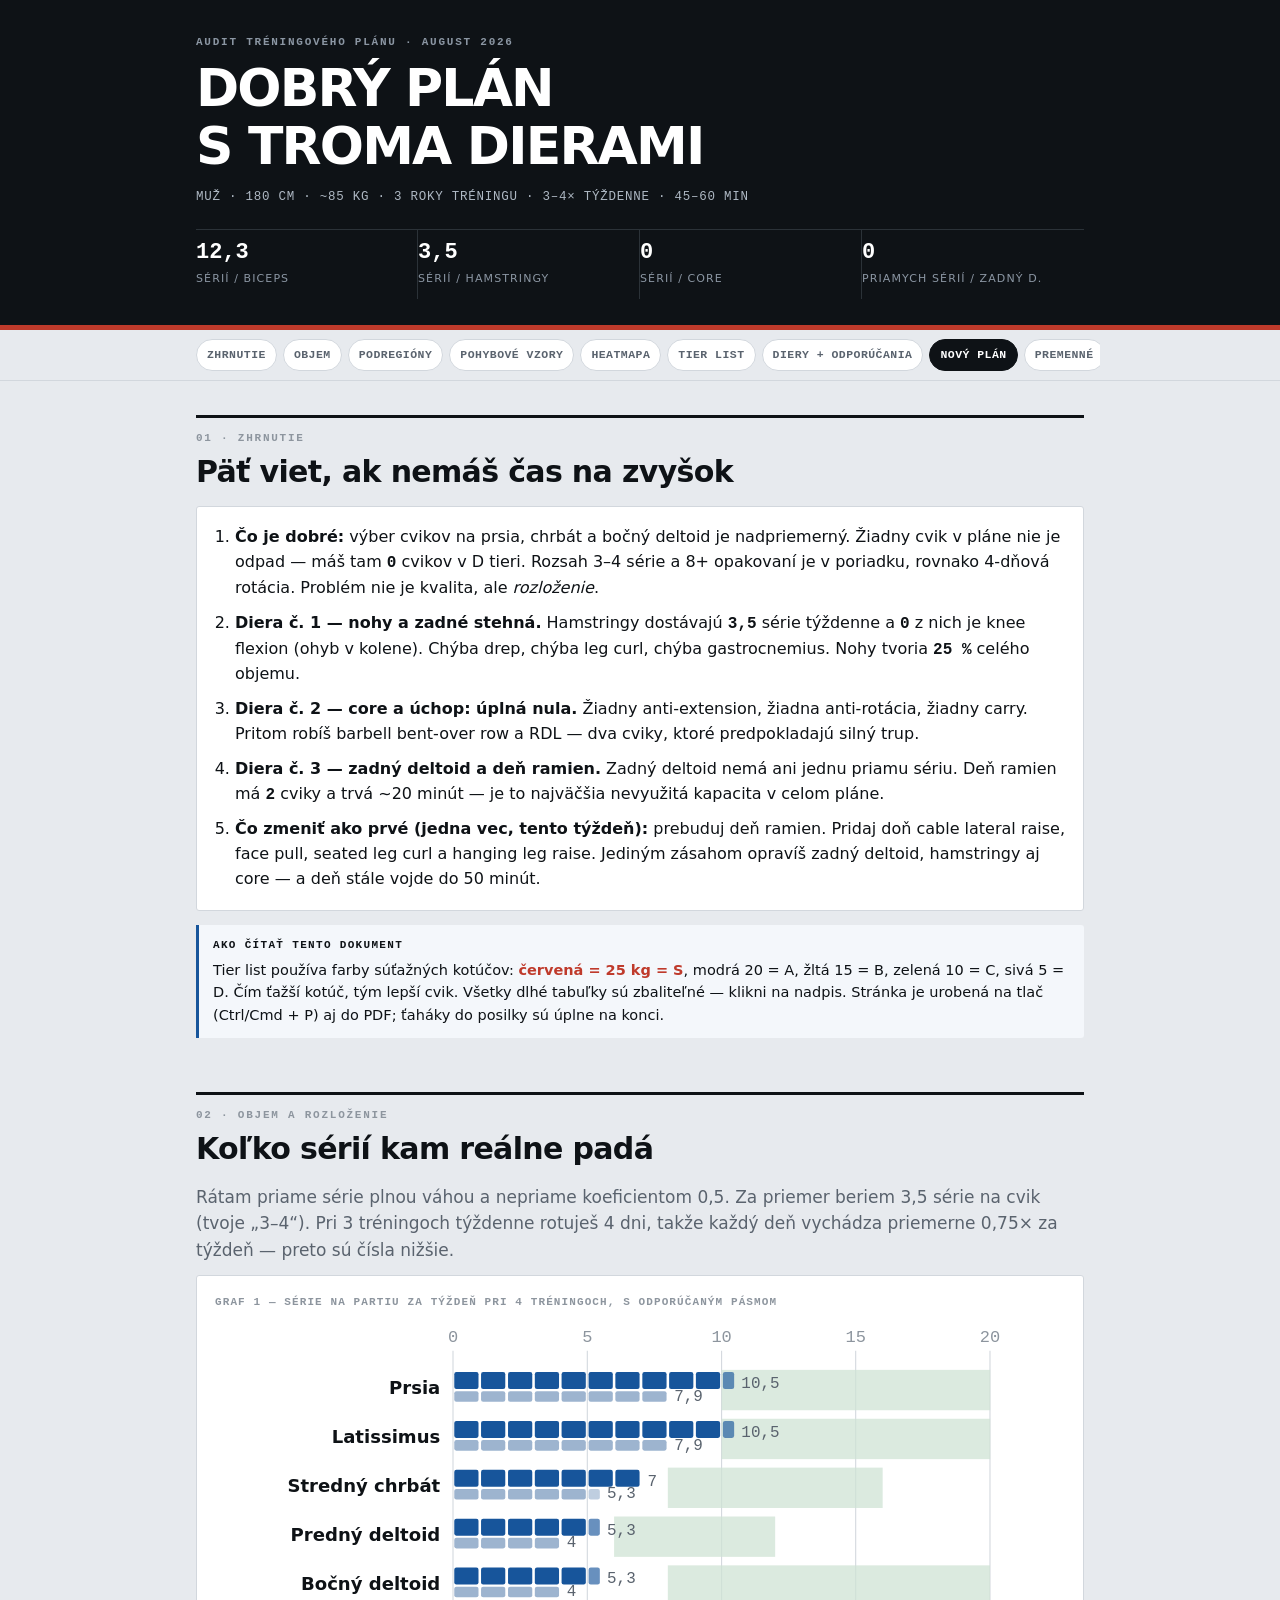
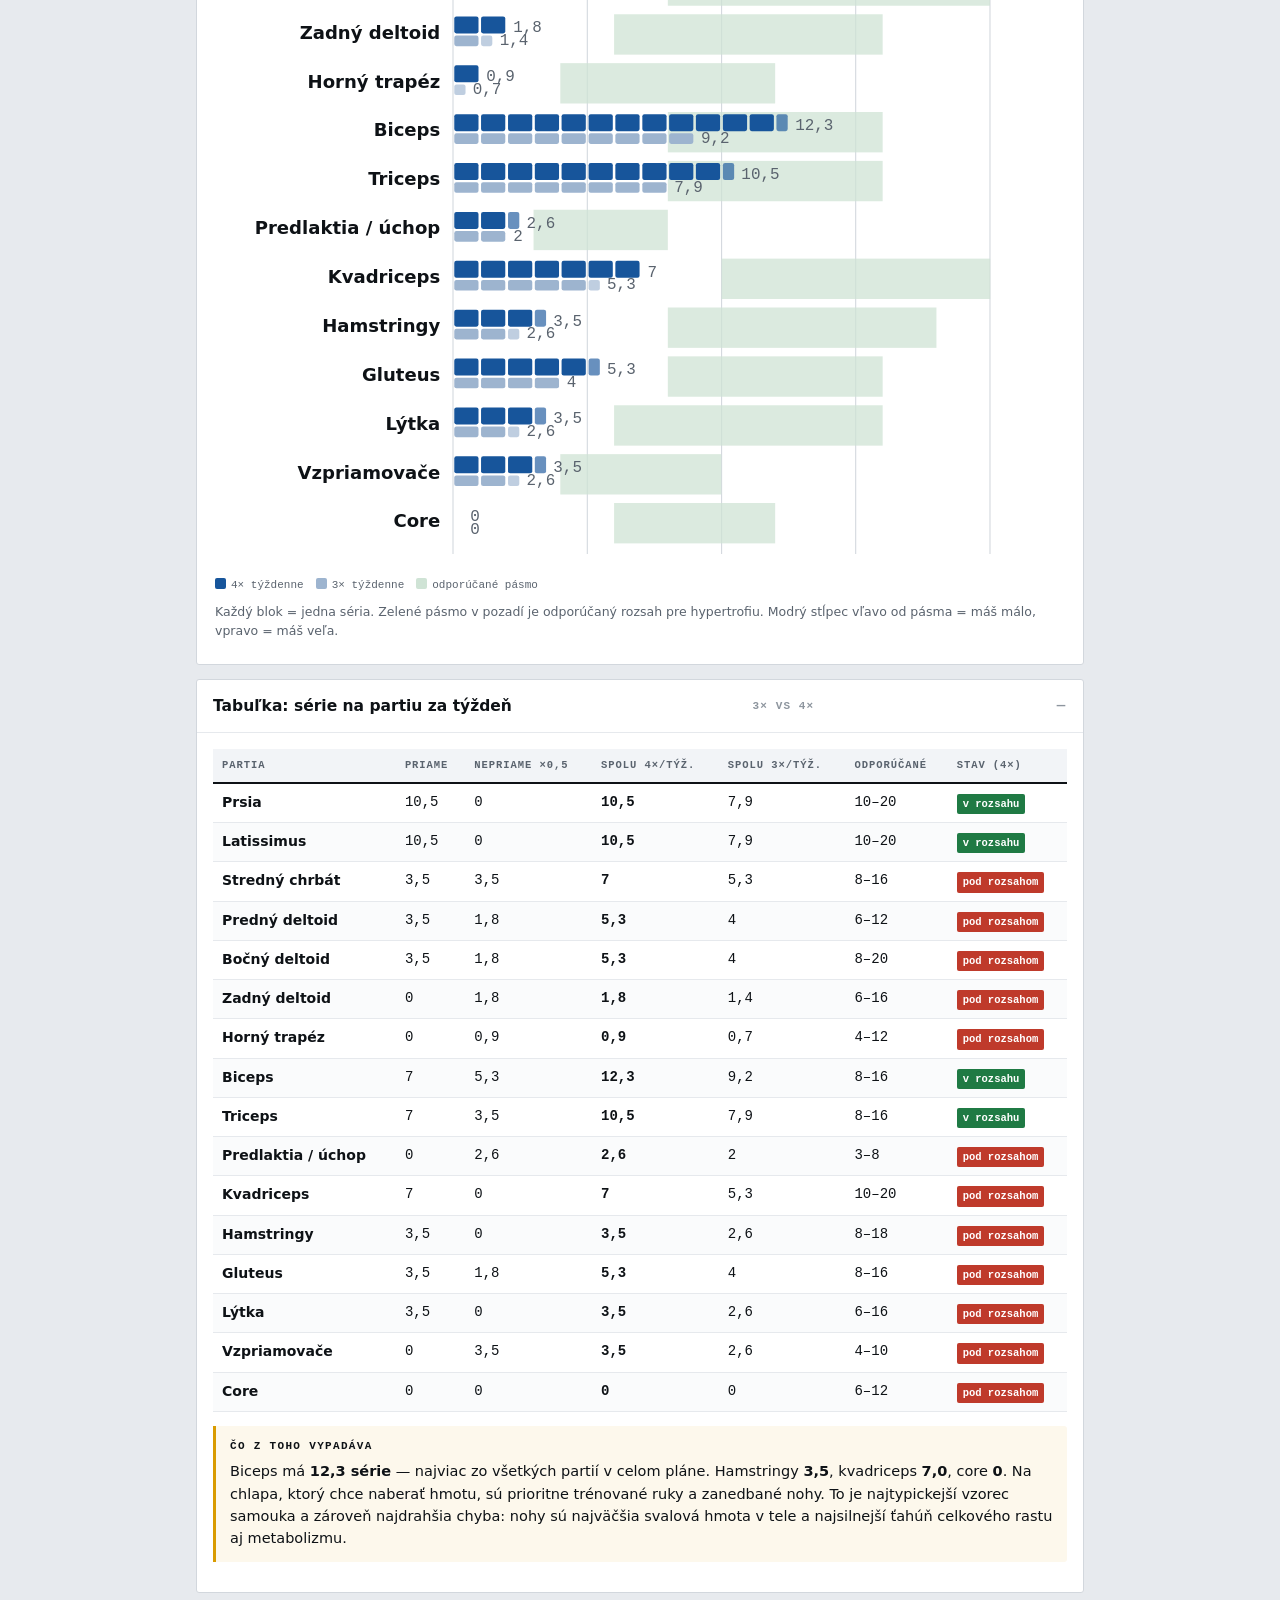
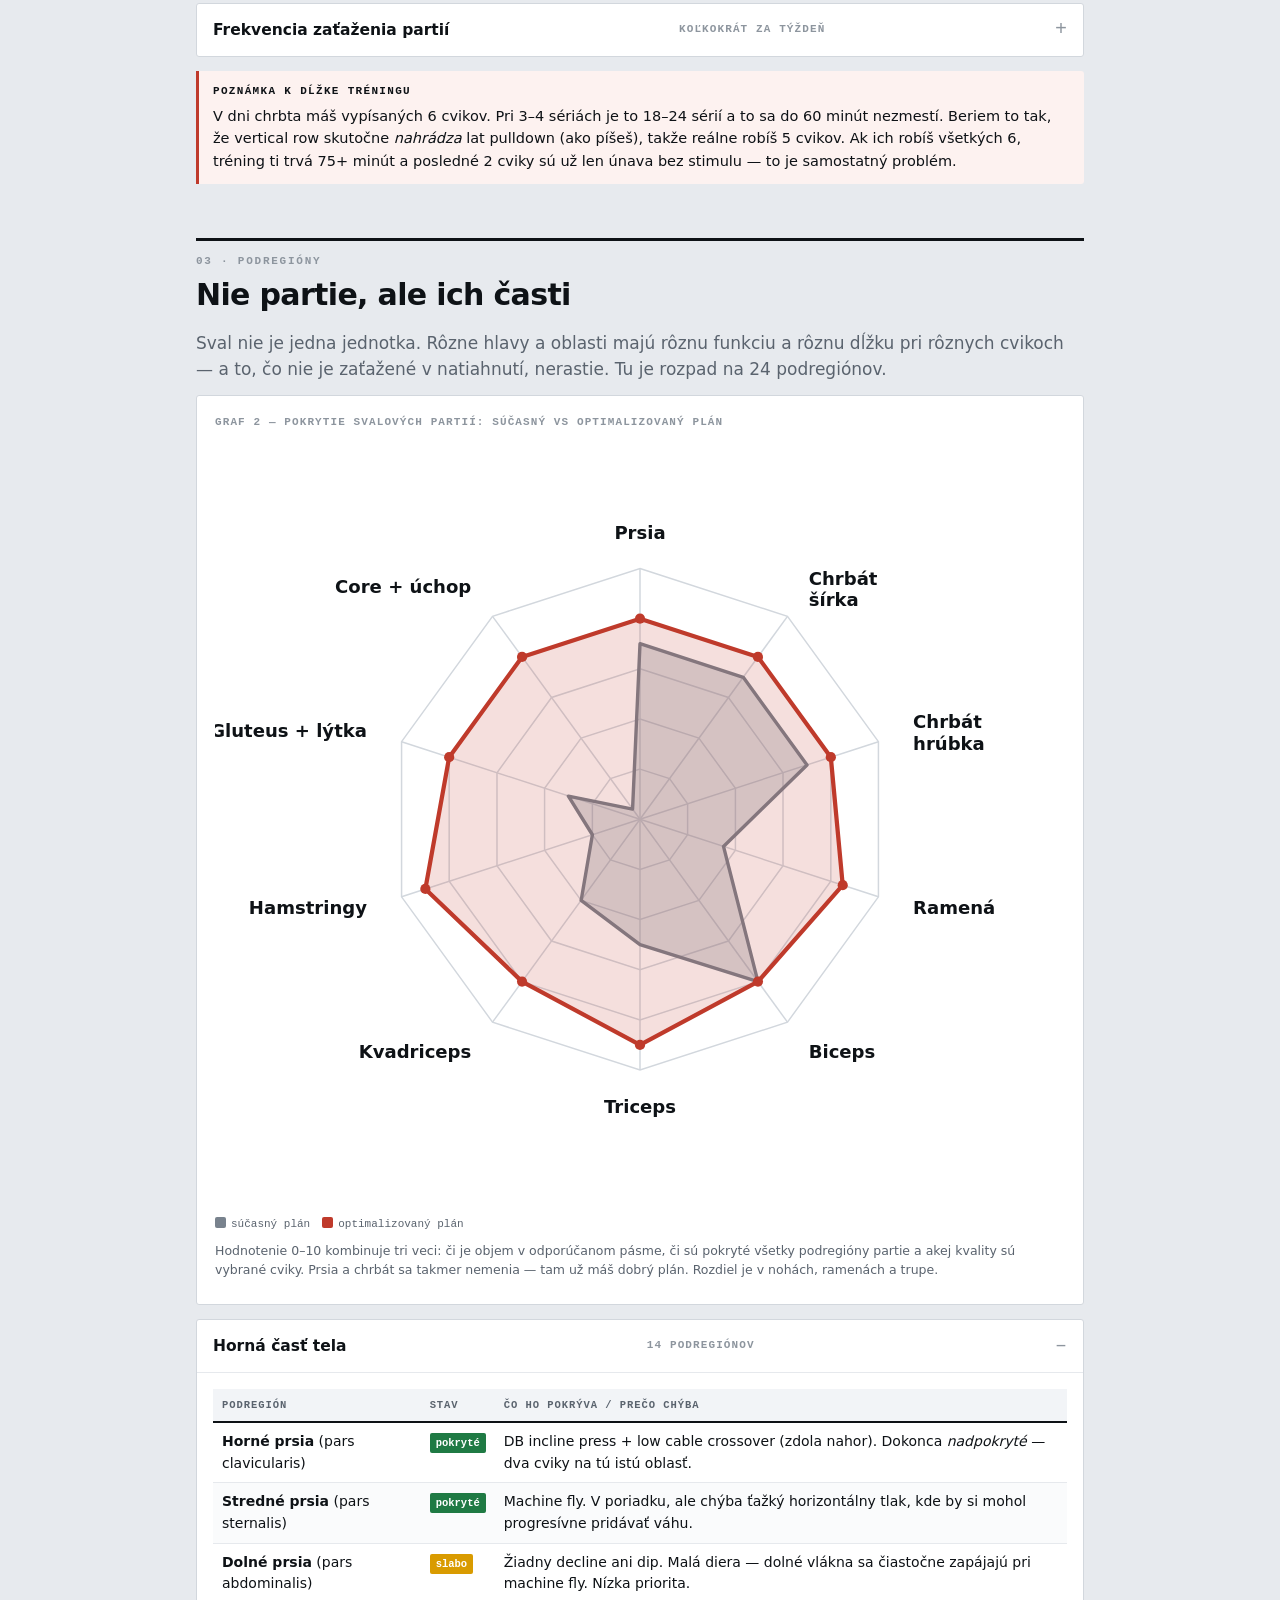
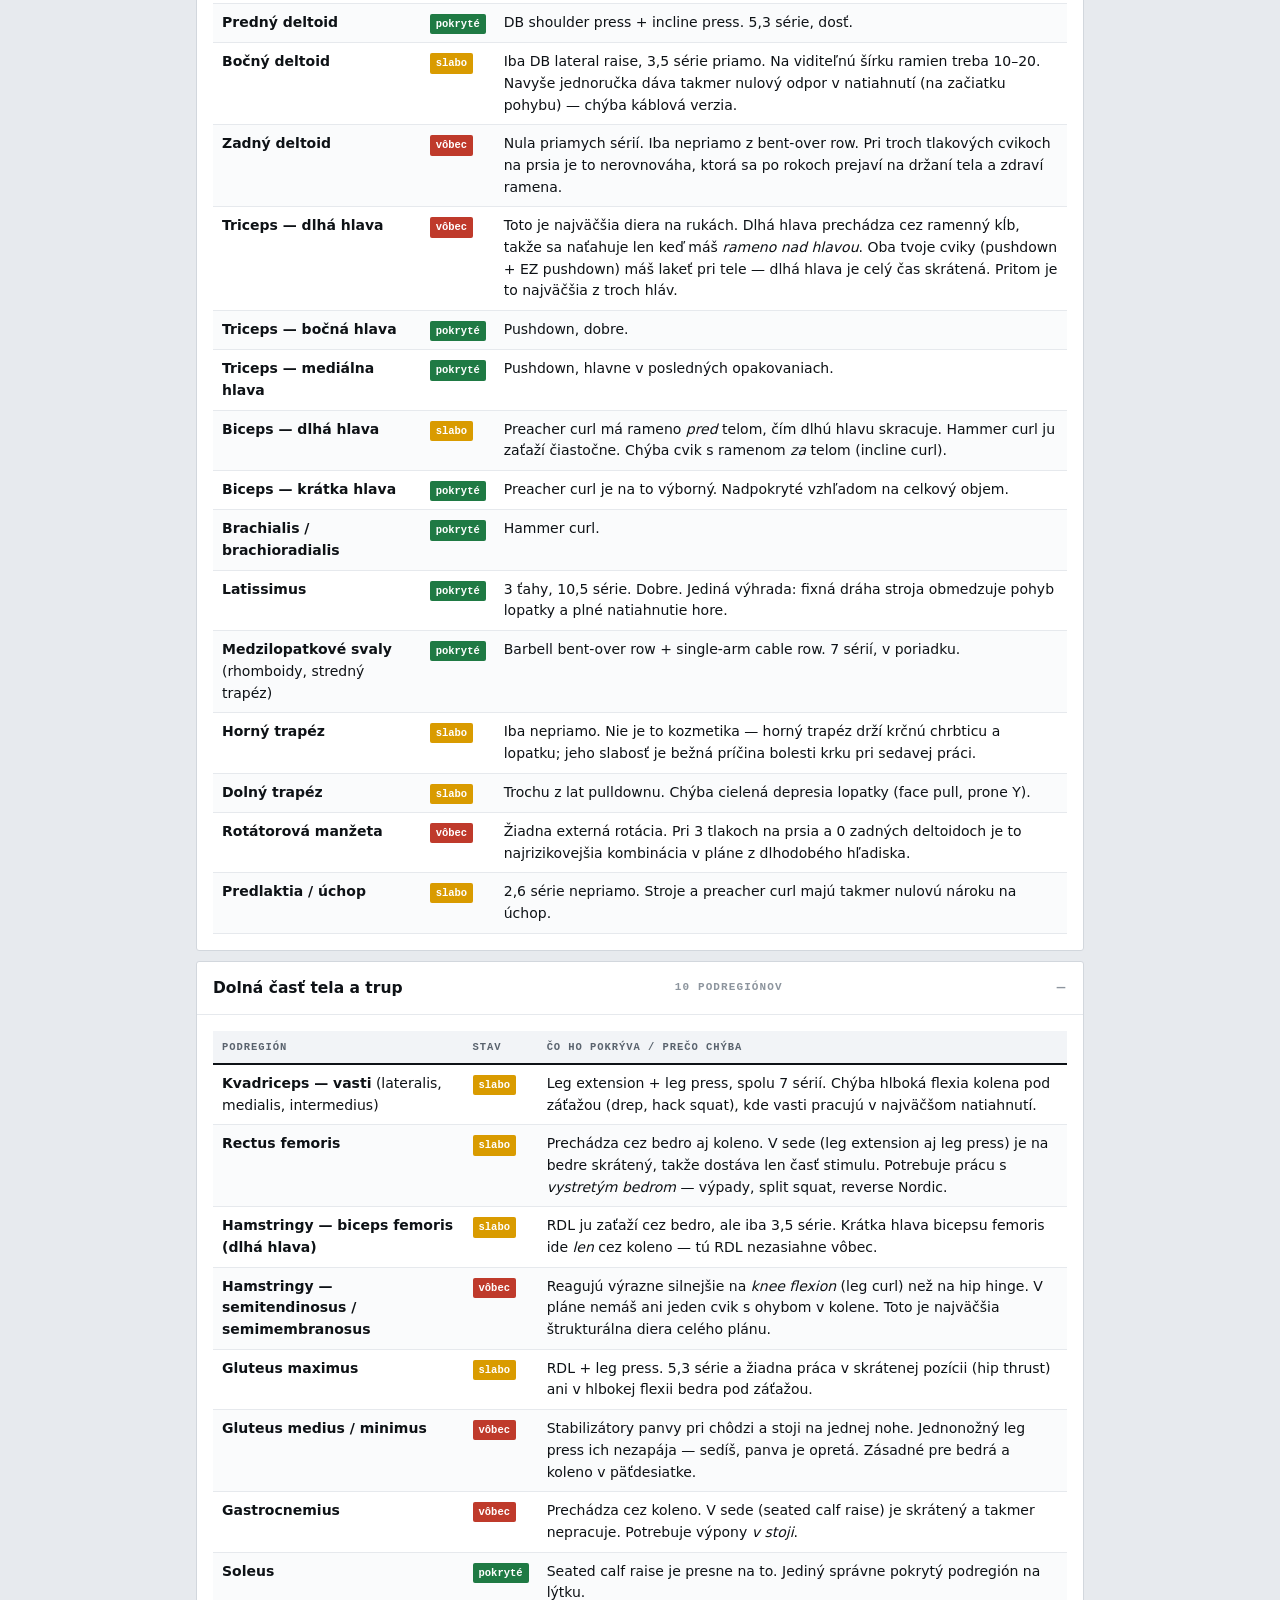
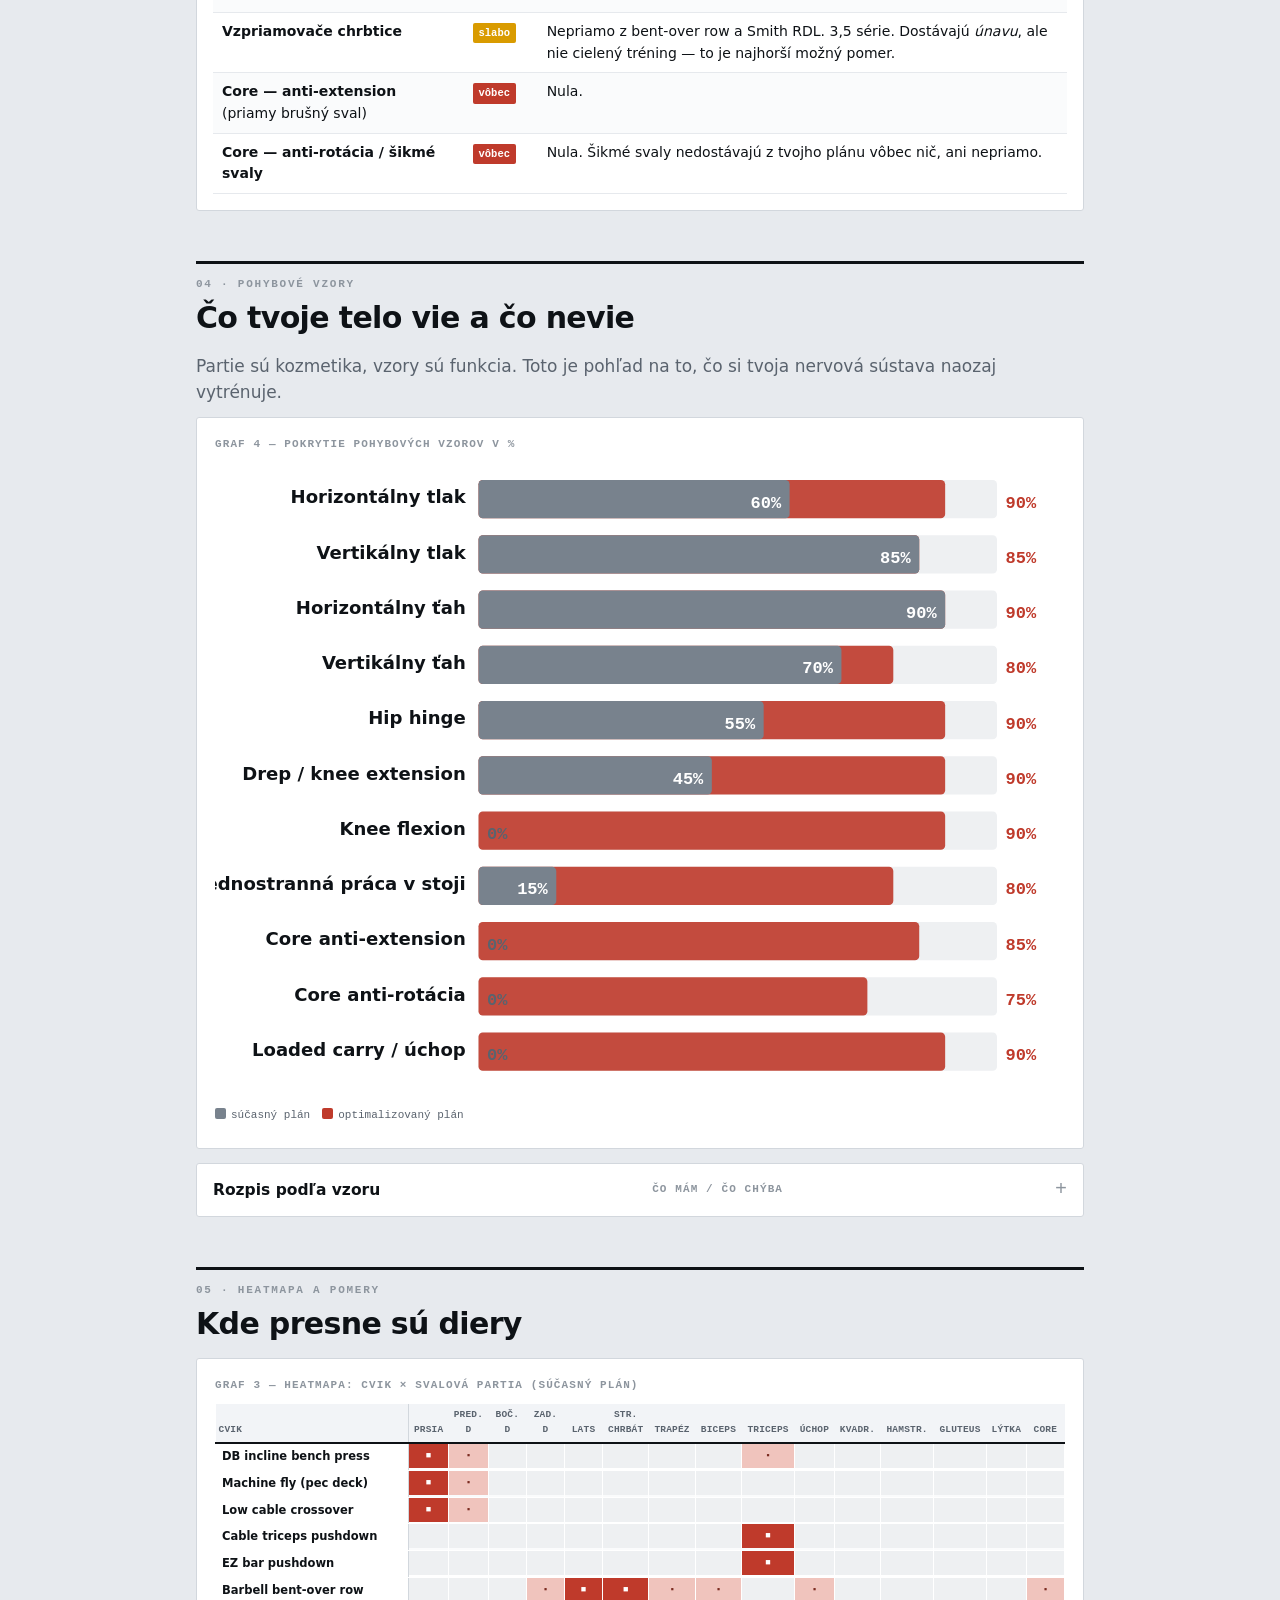
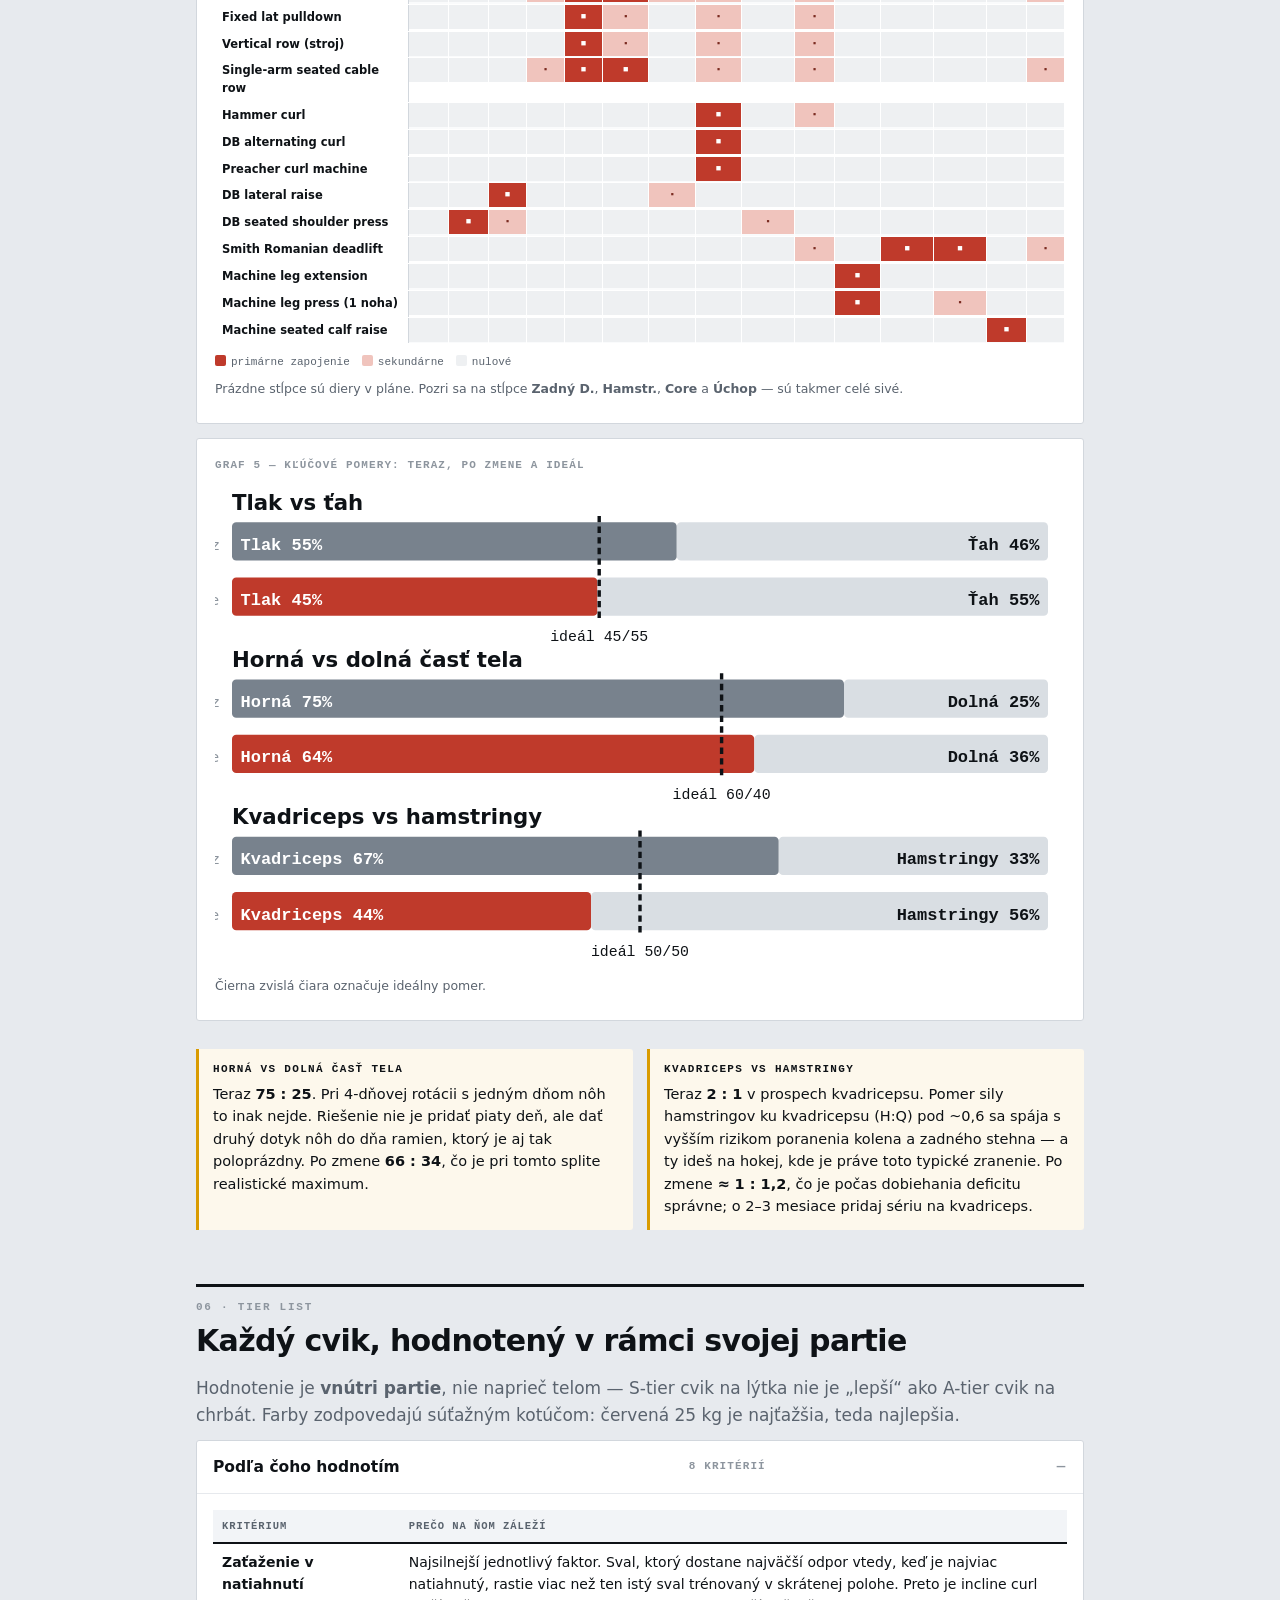
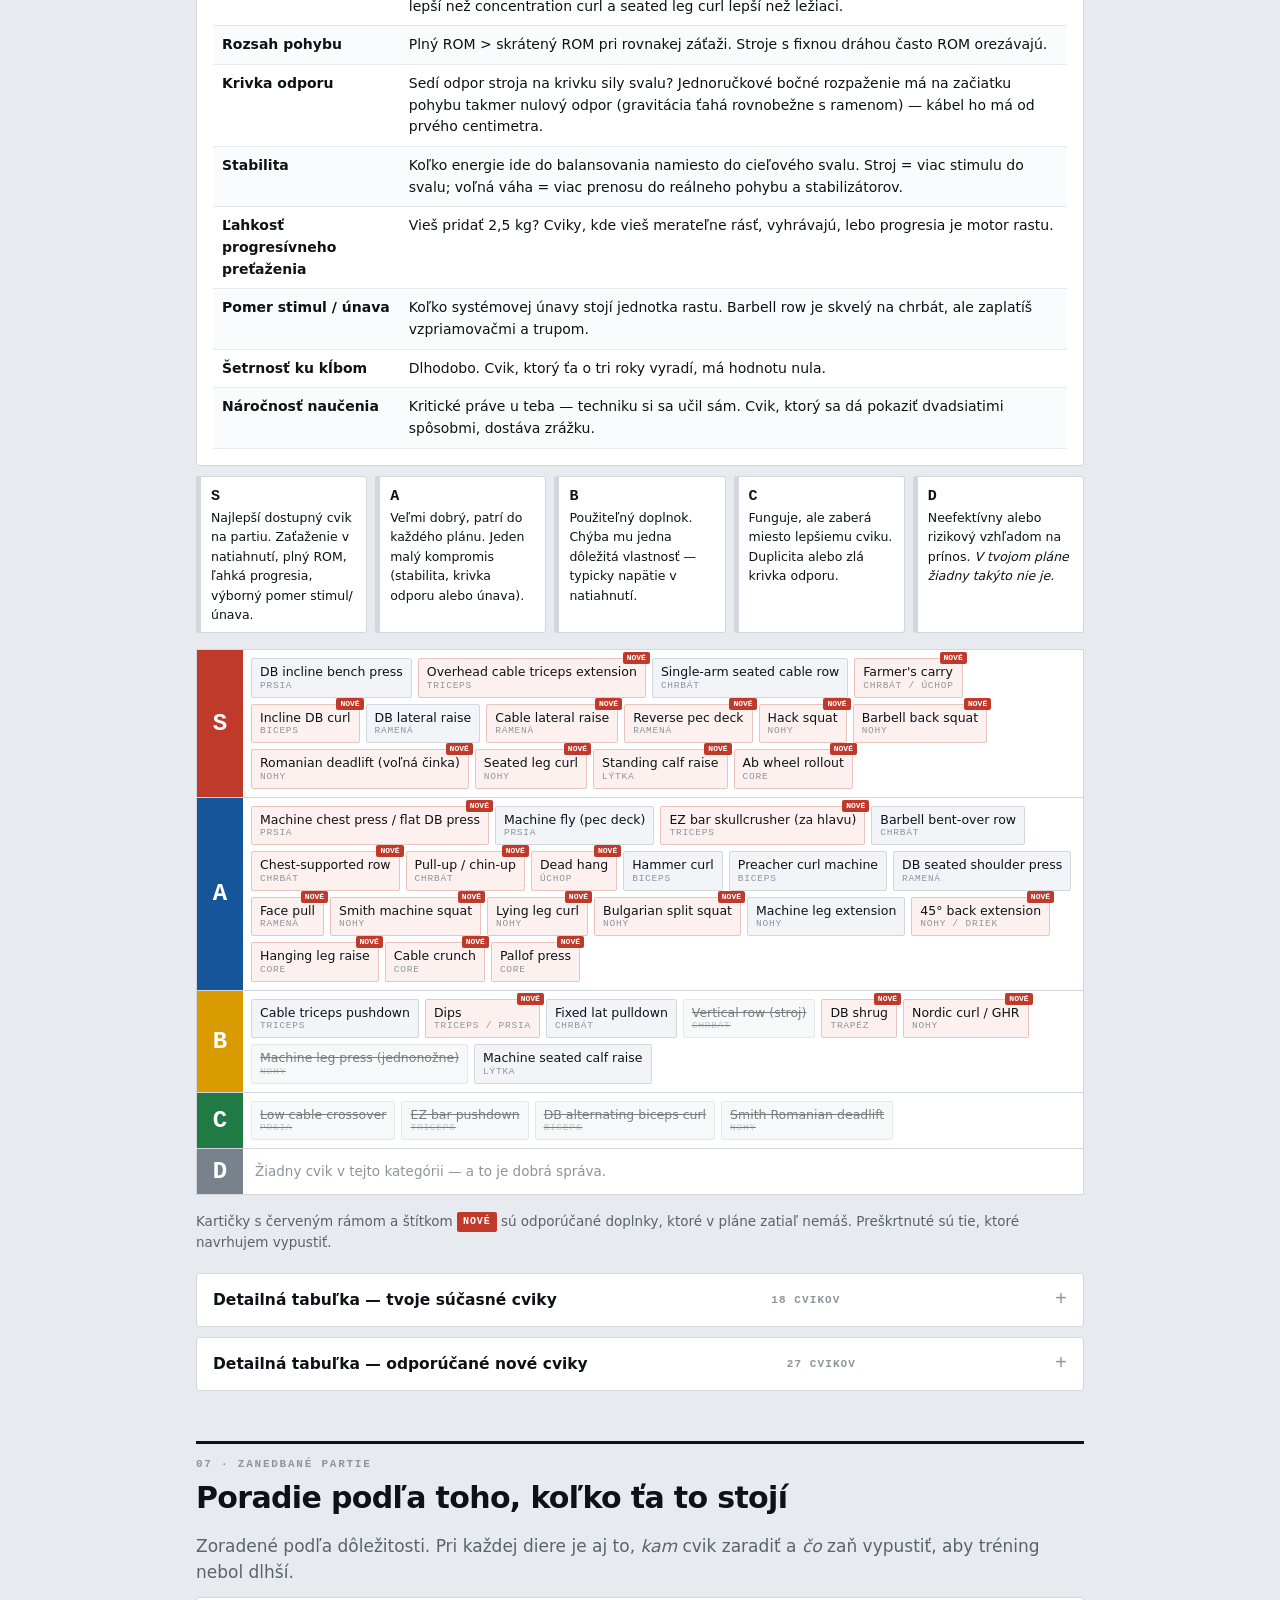
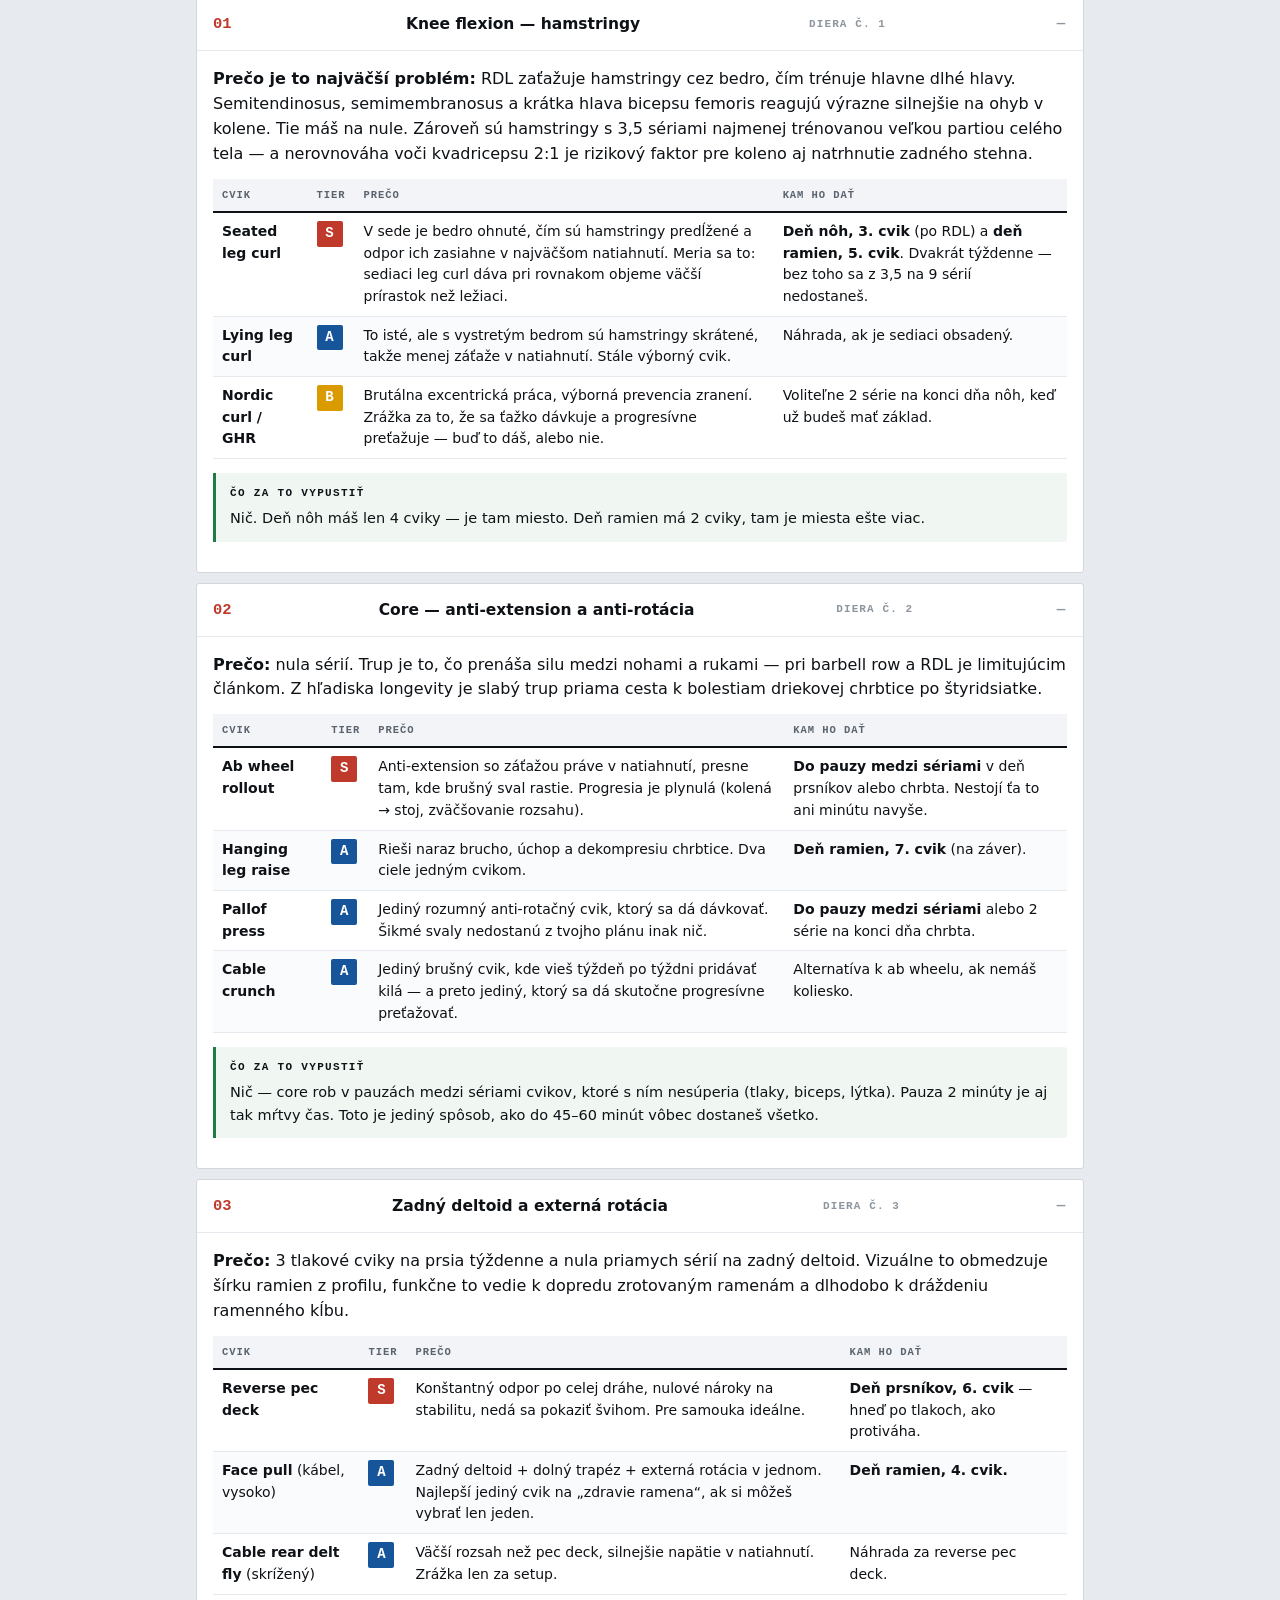
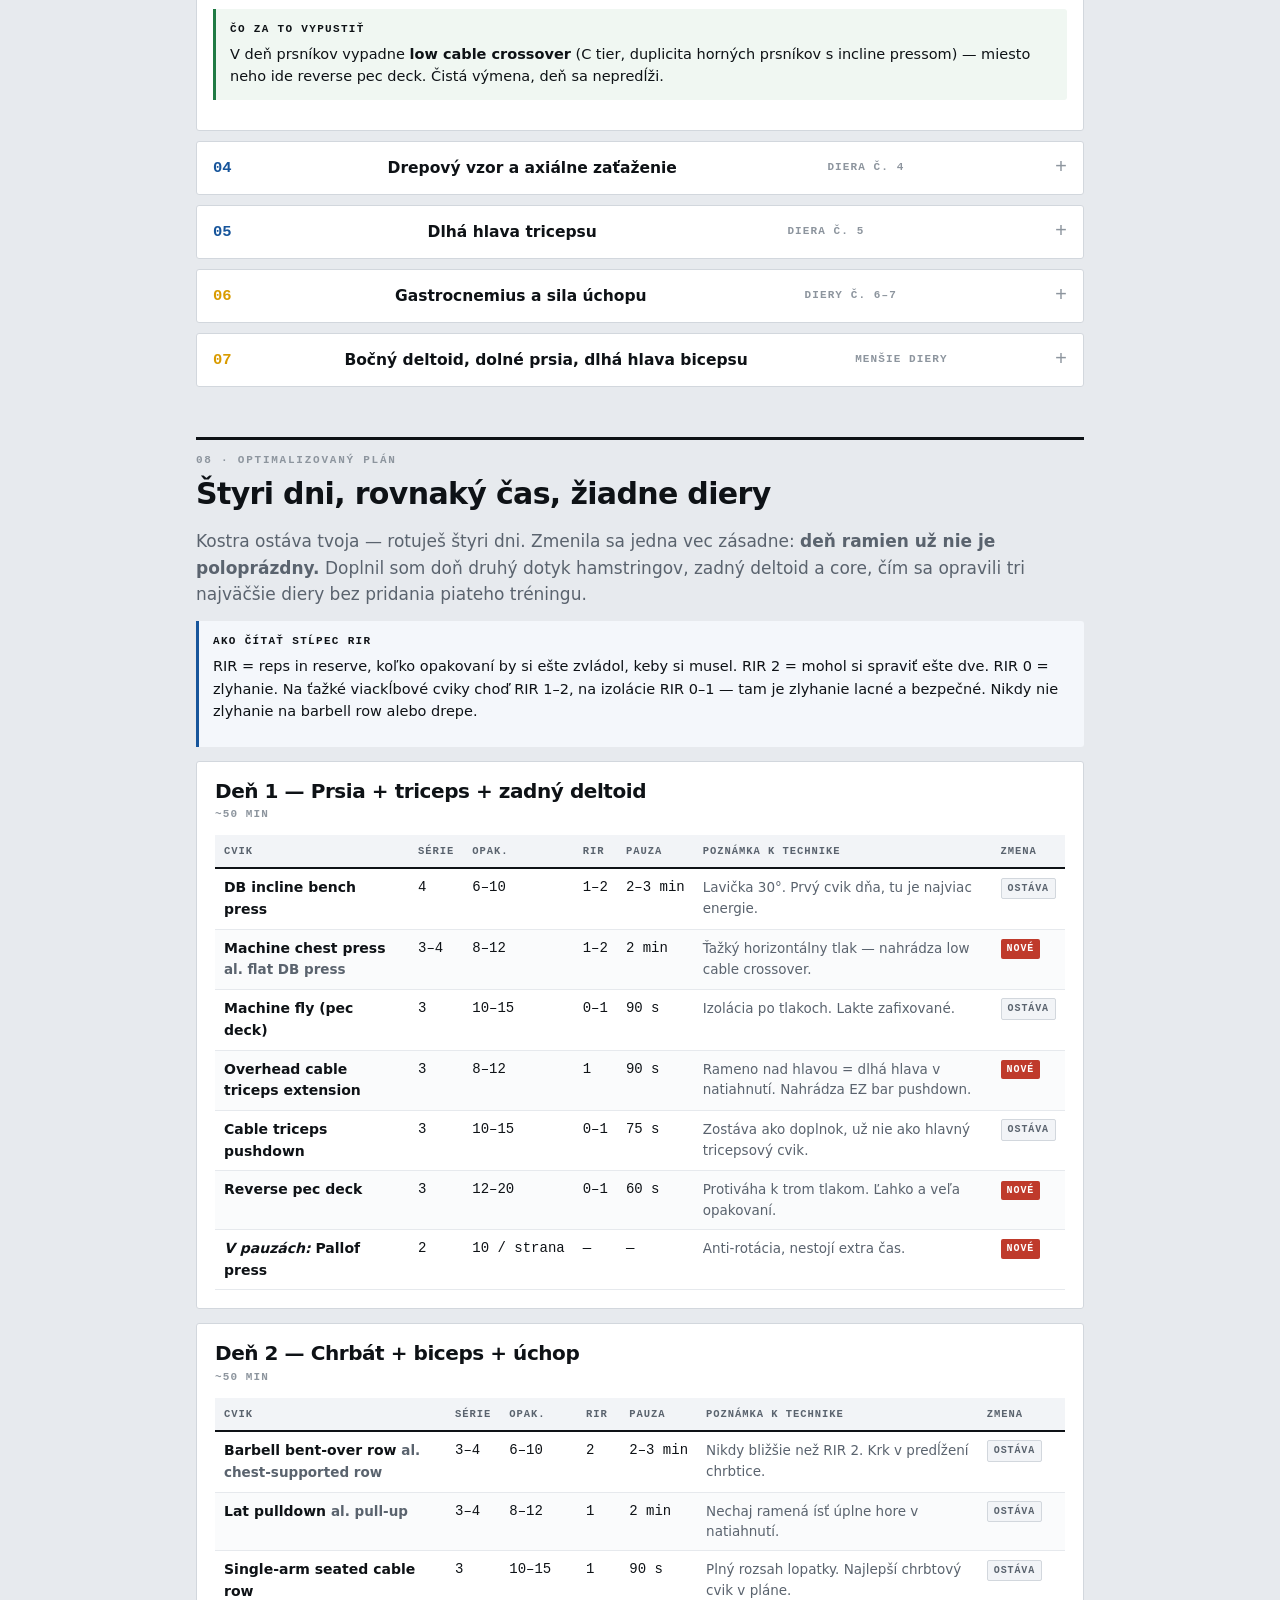
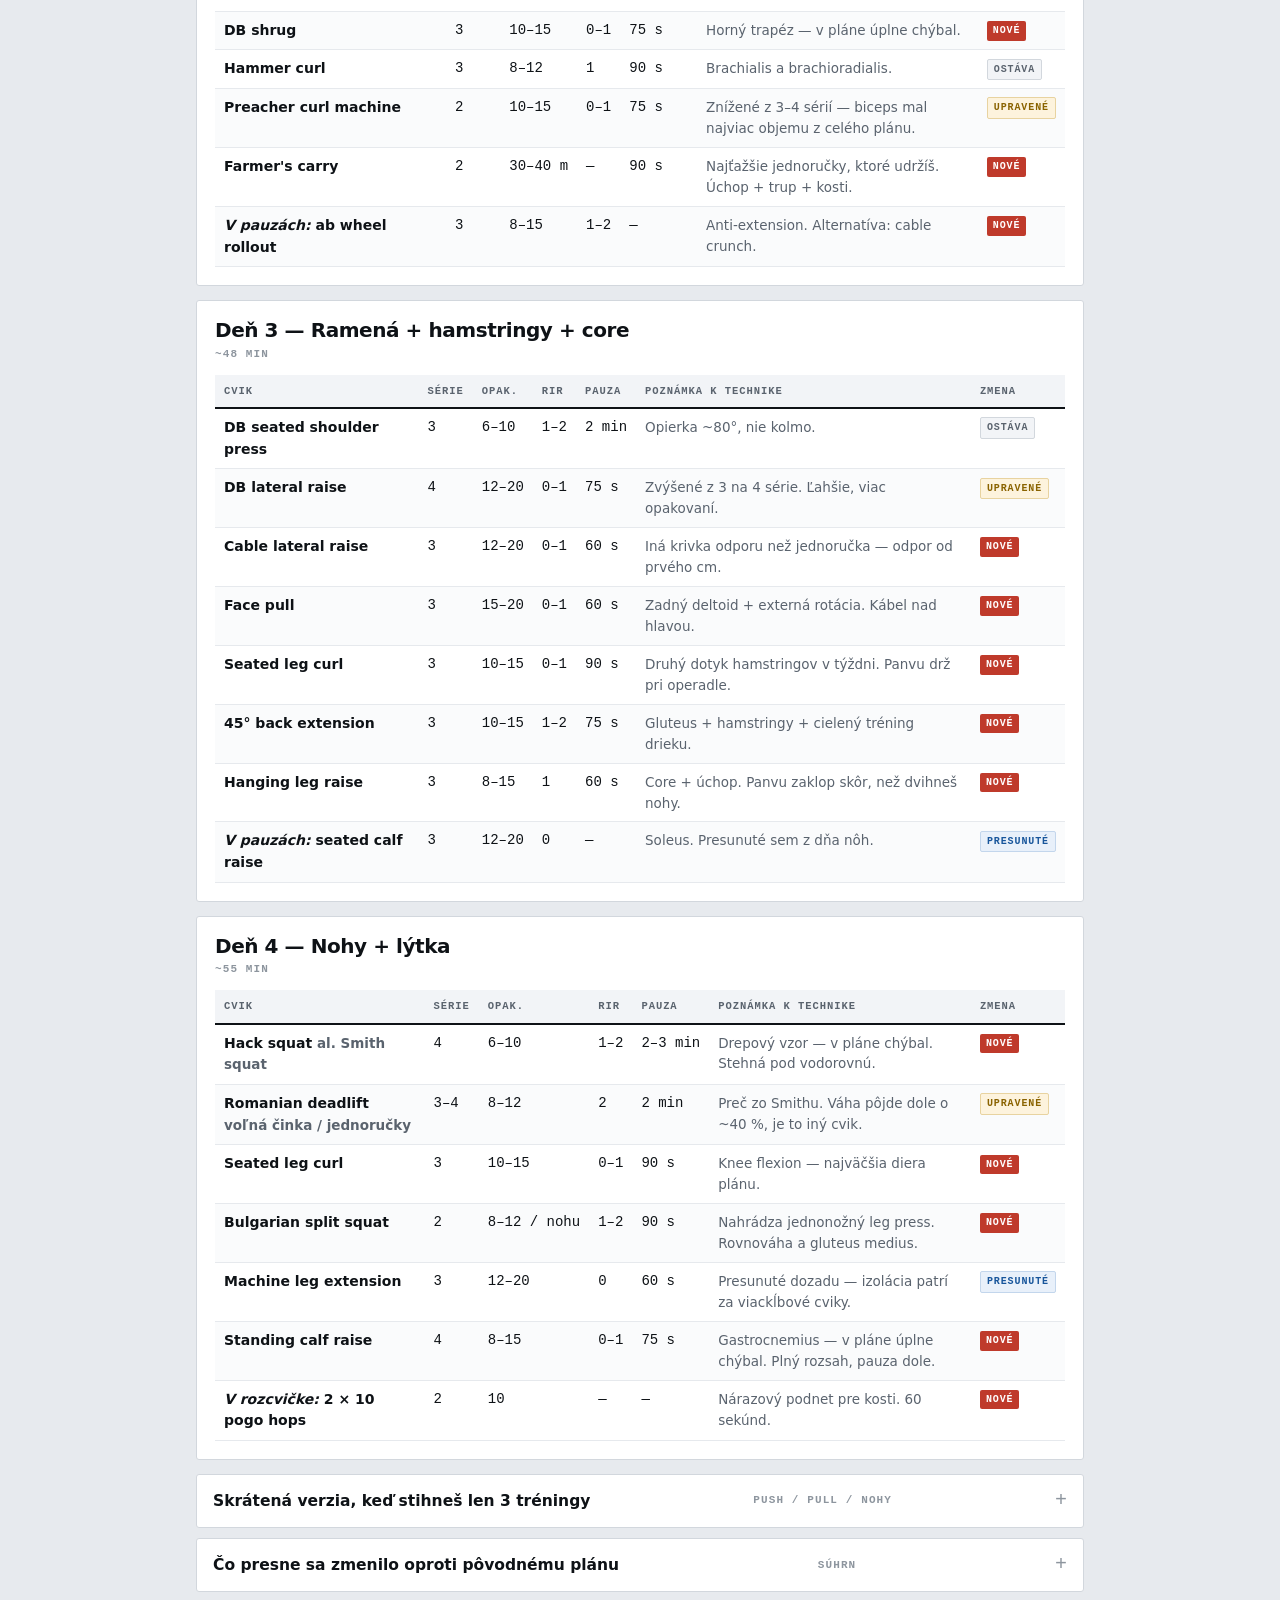
<file: analyza-treningoveho-planu.html>
<!DOCTYPE html>
<html lang="sk">
<head>
<meta charset="utf-8">
<meta name="viewport" content="width=device-width, initial-scale=1, viewport-fit=cover">
<title>Analýza tréningového plánu — 180 cm / 85 kg</title>
<style>
:root{
  --paper:#e7eaee; --card:#ffffff; --ink:#0e1216; --ink2:#5a636e; --ink3:#8d959e;
  --line:#d2d7dd; --line2:#e6e9ed; --chalk:#f2f4f7;
  /* farby kotúčov: 25 / 20 / 15 / 10 / 5 kg */
  --p25:#bf3a2b; --p20:#17559b; --p15:#d99b00; --p10:#1f7a44; --p05:#78828d;
  --ok:#1f7a44; --warn:#d99b00; --bad:#bf3a2b;
  --fd:ui-sans-serif,system-ui,-apple-system,"Segoe UI",Roboto,"Helvetica Neue",Arial,sans-serif;
  --fm:ui-monospace,SFMono-Regular,"SF Mono",Menlo,Consolas,"Liberation Mono",monospace;
  --r:3px;
}
*{box-sizing:border-box}
html{-webkit-text-size-adjust:100%}
body{
  margin:0; background:var(--paper); color:var(--ink);
  font-family:var(--fd); font-size:16px; line-height:1.55;
  -webkit-font-smoothing:antialiased;
}
.wrap{max-width:920px;margin:0 auto;padding:0 16px}

/* ---------- typografia ---------- */
h1,h2,h3,h4{margin:0;font-weight:800;letter-spacing:-.022em;line-height:1.12}
h1{font-size:clamp(30px,7.2vw,52px);text-transform:uppercase;letter-spacing:-.035em}
h2{font-size:clamp(21px,4.6vw,30px)}
h3{font-size:clamp(17px,3.4vw,20px)}
h4{font-size:15px;letter-spacing:0}
p{margin:0 0 12px}
a{color:var(--p20)}
.eyebrow{
  font-family:var(--fm);font-size:11px;font-weight:700;letter-spacing:.16em;
  text-transform:uppercase;color:var(--ink3);display:block;margin-bottom:8px
}
.lead{font-size:17px;color:var(--ink2)}
.small{font-size:13.5px;color:var(--ink2)}
.mono{font-family:var(--fm)}
.num{font-family:var(--fm);font-variant-numeric:tabular-nums;font-weight:600}
strong{font-weight:700}

/* ---------- hlavička ---------- */
header.hero{background:var(--ink);color:#fff;padding:34px 0 26px;border-bottom:5px solid var(--p25)}
header.hero .eyebrow{color:#8b96a3}
header.hero h1{color:#fff}
.subtitle{color:#aeb8c3;font-family:var(--fm);font-size:12.5px;letter-spacing:.06em;margin-top:12px;text-transform:uppercase}
.statstrip{display:flex;flex-wrap:wrap;gap:0;margin-top:22px;border-top:1px solid #2b3238}
.statstrip div{flex:1 1 120px;padding:12px 12px 12px 0;border-right:1px solid #2b3238}
.statstrip div:last-child{border-right:0}
.statstrip b{display:block;font-family:var(--fm);font-size:22px;font-weight:700;line-height:1}
.statstrip span{display:block;font-size:11px;color:#8b96a3;text-transform:uppercase;letter-spacing:.1em;margin-top:6px}

/* ---------- navigácia ---------- */
nav{position:sticky;top:0;z-index:50;background:rgba(231,234,238,.94);backdrop-filter:blur(8px);border-bottom:1px solid var(--line)}
.navscroll{display:flex;gap:6px;overflow-x:auto;padding:9px 16px;scrollbar-width:none;max-width:920px;margin:0 auto}
.navscroll::-webkit-scrollbar{display:none}
.navscroll a{
  flex:0 0 auto;font-family:var(--fm);font-size:11.5px;font-weight:700;letter-spacing:.04em;
  text-transform:uppercase;text-decoration:none;color:var(--ink2);
  padding:6px 10px;border:1px solid var(--line);border-radius:99px;background:#fff;white-space:nowrap
}
.navscroll a:hover{border-color:var(--ink);color:var(--ink)}
.navscroll a.on{background:var(--ink);color:#fff;border-color:var(--ink)}
:focus-visible{outline:2.5px solid var(--p20);outline-offset:2px}

/* ---------- sekcie a karty ---------- */
section{padding:34px 0 6px;scroll-margin-top:60px}
.sechead{border-top:3px solid var(--ink);padding-top:12px;margin-bottom:18px}
.card{background:var(--card);border:1px solid var(--line);border-radius:var(--r);padding:18px;margin-bottom:14px}
.card.tight{padding:14px}
.note{border-left:3px solid var(--p20);background:#f4f7fb;padding:12px 14px;margin:14px 0;font-size:14.5px;border-radius:0 var(--r) var(--r) 0}
.note.warn{border-left-color:var(--p15);background:#fdf8ec}
.note.bad{border-left-color:var(--p25);background:#fdf2f0}
.note.good{border-left-color:var(--p10);background:#f0f7f2}
.note b{display:block;font-family:var(--fm);font-size:11px;letter-spacing:.12em;text-transform:uppercase;margin-bottom:5px}
.grid2{display:grid;grid-template-columns:1fr 1fr;gap:14px}
@media(max-width:640px){.grid2{grid-template-columns:1fr}}

/* ---------- akordeón ---------- */
details.acc{background:var(--card);border:1px solid var(--line);border-radius:var(--r);margin-bottom:10px;overflow:hidden}
details.acc>summary{
  cursor:pointer;list-style:none;padding:14px 16px;font-weight:700;font-size:15.5px;
  display:flex;justify-content:space-between;align-items:center;gap:10px
}
details.acc>summary::-webkit-details-marker{display:none}
details.acc>summary::after{content:"+";font-family:var(--fm);font-size:20px;color:var(--ink3);font-weight:400;line-height:1}
details.acc[open]>summary::after{content:"–"}
details.acc[open]>summary{border-bottom:1px solid var(--line2)}
.accbody{padding:16px}
.acclabel{font-family:var(--fm);font-size:11px;letter-spacing:.1em;color:var(--ink3);text-transform:uppercase;font-weight:700}

/* ---------- tabuľky ---------- */
.tscroll{overflow-x:auto;-webkit-overflow-scrolling:touch;margin:0 -4px;padding:0 4px}
table{border-collapse:collapse;width:100%;font-size:14px;min-width:520px}
table.narrow{min-width:0}
th,td{text-align:left;padding:8px 9px;border-bottom:1px solid var(--line2);vertical-align:top}
thead th{
  font-family:var(--fm);font-size:10.5px;letter-spacing:.09em;text-transform:uppercase;
  color:var(--ink2);font-weight:700;border-bottom:2px solid var(--ink);background:var(--chalk)
}
tbody tr:nth-child(even){background:#fafbfc}
td.n,th.n{font-family:var(--fm);font-variant-numeric:tabular-nums;white-space:nowrap}
caption{caption-side:top;text-align:left;font-size:13px;color:var(--ink2);padding-bottom:8px}

/* ---------- štítky ---------- */
.badge{
  display:inline-block;font-family:var(--fm);font-size:10px;font-weight:700;letter-spacing:.09em;
  text-transform:uppercase;padding:2px 6px;border-radius:2px;vertical-align:middle;white-space:nowrap
}
.b-new{background:var(--p25);color:#fff}
.b-keep{background:var(--chalk);color:var(--ink2);border:1px solid var(--line)}
.b-move{background:#e8f0fa;color:var(--p20);border:1px solid #c3d6ec}
.b-mod{background:#fdf3dd;color:#8a6300;border:1px solid #e8d3a0}
.b-cut{background:#f7e7e5;color:var(--p25);border:1px solid #ecc7c2;text-decoration:line-through}
.tag{display:inline-block;font-family:var(--fm);font-size:10.5px;font-weight:700;padding:2px 6px;border-radius:2px;color:#fff}
.t-ok{background:var(--ok)} .t-part{background:var(--warn)} .t-no{background:var(--bad)}

/* ---------- tier list ---------- */
.tierlegend{display:grid;grid-template-columns:repeat(auto-fit,minmax(150px,1fr));gap:8px;margin-bottom:16px}
.tierlegend div{background:#fff;border:1px solid var(--line);border-left-width:5px;padding:8px 10px;font-size:12.5px;border-radius:var(--r)}
.tierlegend b{font-family:var(--fm);font-size:15px;display:block}
.trow{display:flex;border:1px solid var(--line);border-bottom:0;background:#fff}
.trow:last-child{border-bottom:1px solid var(--line)}
.tlabel{
  flex:0 0 46px;display:flex;align-items:center;justify-content:center;
  font-family:var(--fm);font-size:24px;font-weight:800;color:#fff
}
.titems{flex:1;display:flex;flex-wrap:wrap;gap:6px;padding:8px}
.chip{
  border:1px solid var(--line);border-radius:2px;padding:5px 8px;font-size:12.5px;line-height:1.25;
  background:var(--chalk);position:relative
}
.chip .mg{display:block;font-family:var(--fm);font-size:9.5px;letter-spacing:.08em;text-transform:uppercase;color:var(--ink3)}
.chip.new{background:#fdf1ef;border-color:#e9c3bc}
.chip.new::after{content:"NOVÉ";position:absolute;top:-7px;right:-5px;background:var(--p25);color:#fff;font-family:var(--fm);font-size:8px;font-weight:700;padding:1px 4px;border-radius:2px}
.chip.cut{opacity:.55;text-decoration:line-through}
.tS{background:var(--p25)} .tA{background:var(--p20)} .tB{background:var(--p15)}
.tC{background:var(--p10)} .tD{background:var(--p05)}
.bS{border-left-color:var(--p25)} .bA{border-left-color:var(--p20)} .bB{border-left-color:var(--p15)}
.bC{border-left-color:var(--p10)} .bD{border-left-color:var(--p05)}
.tiercell{font-family:var(--fm);font-weight:800;color:#fff;text-align:center;border-radius:2px;padding:2px 0;display:block;width:26px}

/* ---------- grafy ---------- */
figure{margin:0 0 6px}
figcaption{font-size:12.5px;color:var(--ink2);margin-top:8px}
svg{display:block;width:100%;height:auto}
.legend{display:flex;flex-wrap:wrap;gap:12px;font-family:var(--fm);font-size:11px;color:var(--ink2);margin-top:10px}
.legend i{display:inline-block;width:11px;height:11px;margin-right:5px;vertical-align:-1px;border-radius:2px}

/* ---------- heatmapa ---------- */
.hm{border-collapse:collapse;font-size:11px;min-width:760px}
.hm th{padding:4px 3px;font-family:var(--fm);font-size:9.5px;letter-spacing:.02em;text-transform:uppercase;color:var(--ink2);border-bottom:2px solid var(--ink);background:var(--chalk);vertical-align:bottom;text-align:center}
.hm th.rowh{text-align:left;position:sticky;left:0;background:var(--chalk);z-index:2;min-width:172px;border-right:1px solid var(--line)}
.hm td.rowh{text-align:left;position:sticky;left:0;background:#fff;z-index:1;font-size:11.5px;font-weight:600;min-width:172px;border-right:1px solid var(--line);padding:4px 8px 4px 6px}
.hm td{padding:0;border:1px solid #fff;text-align:center;width:34px;height:24px}
.hm i{display:block;height:24px;line-height:24px;font-family:var(--fm);font-size:9px;font-weight:700;font-style:normal}
.h2c{background:var(--p25);color:#fff} .h1c{background:#f0c4bd;color:#7a2a20} .h0c{background:#eef0f2;color:#c3c9cf}

/* ---------- longevity ---------- */
.lgrid{display:grid;grid-template-columns:repeat(auto-fit,minmax(230px,1fr));gap:12px}
.lcard{background:#fff;border:1px solid var(--line);border-top:4px solid var(--line);border-radius:var(--r);padding:14px}
.lcard.ok{border-top-color:var(--ok)} .lcard.part{border-top-color:var(--warn)} .lcard.no{border-top-color:var(--bad)}
.lcard h4{margin-bottom:6px}
.lcard .st{float:right}
.meter{height:6px;background:var(--line2);border-radius:99px;overflow:hidden;margin:8px 0 10px}
.meter i{display:block;height:100%;border-radius:99px}

/* ---------- ťahák ---------- */
.sheet{background:#fff;border:2px solid var(--ink);border-radius:var(--r);padding:16px;margin-bottom:14px;page-break-inside:avoid;break-inside:avoid}
.sheet h3{border-bottom:2px solid var(--ink);padding-bottom:8px;margin-bottom:10px;display:flex;justify-content:space-between;align-items:baseline;gap:8px}
.sheet h3 span{font-family:var(--fm);font-size:11px;font-weight:700;color:var(--ink2);letter-spacing:.08em}
.sheet table{min-width:0;font-size:13px}
.sheet th,.sheet td{padding:6px 5px}
.blank{display:inline-block;min-width:52px;border-bottom:1px solid var(--ink3);height:15px}

hr.rule{border:0;border-top:1px solid var(--line);margin:26px 0}
footer{background:var(--ink);color:#8b96a3;padding:26px 0 34px;margin-top:40px;font-size:12.5px}
footer b{color:#fff}
.backtop{display:inline-block;font-family:var(--fm);font-size:11px;letter-spacing:.1em;text-transform:uppercase;color:var(--ink3);text-decoration:none;margin-top:6px}

/* ---------- animácia ---------- */
.reveal{opacity:0;transform:translateY(10px);transition:opacity .5s ease,transform .5s ease}
.reveal.in{opacity:1;transform:none}
@media(prefers-reduced-motion:reduce){.reveal{opacity:1;transform:none;transition:none}*{animation:none!important;transition:none!important}}

/* ---------- tlač ---------- */
@media print{
  :root{--paper:#fff}
  body{background:#fff;font-size:10.5pt}
  nav,.backtop,.printbtn{display:none!important}
  header.hero{background:#fff;color:#000;border-bottom:3px solid #000;padding:0 0 12px}
  header.hero h1,header.hero .eyebrow,.subtitle{color:#000}
  .statstrip,.statstrip div{border-color:#999}
  .statstrip span{color:#444}
  section{padding:14px 0 0;page-break-inside:auto}
  .card,.acc,.sheet,figure,.lcard,.trow{page-break-inside:avoid;break-inside:avoid}
  details.acc{border:1px solid #bbb}
  details.acc>summary::after{display:none}
  .accbody{display:block!important}
  .tscroll{overflow:visible}
  table{min-width:0!important;font-size:8.5pt}
  .hm{min-width:0!important;font-size:7pt}
  .hm td.rowh,.hm th.rowh{position:static;min-width:0}
  .reveal{opacity:1!important;transform:none!important}
  footer{background:#fff;color:#444;border-top:1px solid #000}
  a[href^="#"]{text-decoration:none;color:#000}
  h2{page-break-after:avoid}
}
</style>
</head>
<body>

<header class="hero">
  <div class="wrap">
    <span class="eyebrow">Audit tréningového plánu · august 2026</span>
    <h1>Dobrý plán<br>s troma dierami</h1>
    <p class="subtitle">Muž · 180 cm · ~85 kg · 3 roky tréningu · 3–4× týždenne · 45–60 min</p>
    <div class="statstrip">
      <div><b>12,3</b><span>sérií / biceps</span></div>
      <div><b>3,5</b><span>sérií / hamstringy</span></div>
      <div><b>0</b><span>sérií / core</span></div>
      <div><b>0</b><span>priamych sérií / zadný D.</span></div>
    </div>
  </div>
</header>

<nav>
  <div class="navscroll" id="nav">
    <a href="#zhrnutie">Zhrnutie</a>
    <a href="#objem">Objem</a>
    <a href="#podregiony">Podregióny</a>
    <a href="#vzory">Pohybové vzory</a>
    <a href="#heatmapa">Heatmapa</a>
    <a href="#tier">Tier list</a>
    <a href="#diery">Diery + odporúčania</a>
    <a href="#plan">Nový plán</a>
    <a href="#premenne">Premenné</a>
    <a href="#rizika">Riziká</a>
    <a href="#nahrady">Náhrady</a>
    <a href="#technika">Technika</a>
    <a href="#longevity">Longevity</a>
    <a href="#vyziva">Výživa</a>
    <a href="#tahak">Ťaháky</a>
  </div>
</nav>

<div class="wrap">

<!-- ══════════ ZHRNUTIE ══════════ -->
<section id="zhrnutie">
  <div class="sechead"><span class="eyebrow">01 · Zhrnutie</span><h2>Päť viet, ak nemáš čas na zvyšok</h2></div>

  <div class="card">
    <ol style="margin:0;padding-left:20px">
      <li style="margin-bottom:10px"><strong>Čo je dobré:</strong> výber cvikov na prsia, chrbát a bočný deltoid je nadpriemerný. Žiadny cvik v pláne nie je odpad — máš tam <span class="num">0</span> cvikov v D tieri. Rozsah 3–4 série a 8+ opakovaní je v poriadku, rovnako 4-dňová rotácia. Problém nie je kvalita, ale <em>rozloženie</em>.</li>
      <li style="margin-bottom:10px"><strong>Diera č. 1 — nohy a zadné stehná.</strong> Hamstringy dostávajú <span class="num">3,5</span> série týždenne a <span class="num">0</span> z nich je knee flexion (ohyb v kolene). Chýba drep, chýba leg curl, chýba gastrocnemius. Nohy tvoria <span class="num">25 %</span> celého objemu.</li>
      <li style="margin-bottom:10px"><strong>Diera č. 2 — core a úchop: úplná nula.</strong> Žiadny anti-extension, žiadna anti-rotácia, žiadny carry. Pritom robíš barbell bent-over row a RDL — dva cviky, ktoré predpokladajú silný trup.</li>
      <li style="margin-bottom:10px"><strong>Diera č. 3 — zadný deltoid a deň ramien.</strong> Zadný deltoid nemá ani jednu priamu sériu. Deň ramien má <span class="num">2</span> cviky a trvá ~20 minút — je to najväčšia nevyužitá kapacita v celom pláne.</li>
      <li><strong>Čo zmeniť ako prvé (jedna vec, tento týždeň):</strong> prebuduj deň ramien. Pridaj doň cable lateral raise, face pull, seated leg curl a hanging leg raise. Jediným zásahom opravíš zadný deltoid, hamstringy aj core — a deň stále vojde do 50 minút.</li>
    </ol>
  </div>

  <div class="note">
    <b>Ako čítať tento dokument</b>
    Tier list používa farby súťažných kotúčov: <strong style="color:var(--p25)">červená = 25 kg = S</strong>, modrá 20 = A, žltá 15 = B, zelená 10 = C, sivá 5 = D. Čím ťažší kotúč, tým lepší cvik. Všetky dlhé tabuľky sú zbaliteľné — klikni na nadpis. Stránka je urobená na tlač (Ctrl/Cmd + P) aj do PDF; ťaháky do posilky sú úplne na konci.
  </div>
</section>

<!-- ══════════ OBJEM ══════════ -->
<section id="objem">
  <div class="sechead"><span class="eyebrow">02 · Objem a rozloženie</span><h2>Koľko sérií kam reálne padá</h2></div>

  <p class="lead">Rátam priame série plnou váhou a nepriame koeficientom 0,5. Za priemer beriem 3,5 série na cvik (tvoje „3–4“). Pri 3 tréningoch týždenne rotuješ 4 dni, takže každý deň vychádza priemerne 0,75× za týždeň — preto sú čísla nižšie.</p>

  <div class="card">
    <figure>
      <div class="acclabel" style="margin-bottom:10px">Graf 1 — série na partiu za týždeň pri 4 tréningoch, s odporúčaným pásmom</div>
      <div id="chart-volume"></div>
      <div class="legend">
        <span><i style="background:var(--p20)"></i>4× týždenne</span>
        <span><i style="background:#9db4cf"></i>3× týždenne</span>
        <span><i style="background:#cfe3d5"></i>odporúčané pásmo</span>
      </div>
      <figcaption>Každý blok = jedna séria. Zelené pásmo v pozadí je odporúčaný rozsah pre hypertrofiu. Modrý stĺpec vľavo od pásma = máš málo, vpravo = máš veľa.</figcaption>
    </figure>
  </div>

  <details class="acc" open>
    <summary>Tabuľka: série na partiu za týždeň <span class="acclabel">3× vs 4×</span></summary>
    <div class="accbody">
      <div class="tscroll">
        <table>
          <thead><tr><th>Partia</th><th class="n">Priame</th><th class="n">Nepriame ×0,5</th><th class="n">Spolu 4×/týž.</th><th class="n">Spolu 3×/týž.</th><th class="n">Odporúčané</th><th>Stav (4×)</th></tr></thead>
          <tbody id="voltable"></tbody>
        </table>
      </div>
      <div class="note warn"><b>Čo z toho vypadáva</b>
      Biceps má <strong>12,3 série</strong> — najviac zo všetkých partií v celom pláne. Hamstringy <strong>3,5</strong>, kvadriceps <strong>7,0</strong>, core <strong>0</strong>. Na chlapa, ktorý chce naberať hmotu, sú prioritne trénované ruky a zanedbané nohy. To je najtypickejší vzorec samouka a zároveň najdrahšia chyba: nohy sú najväčšia svalová hmota v tele a najsilnejší ťahúň celkového rastu aj metabolizmu.</div>
    </div>
  </details>

  <details class="acc">
    <summary>Frekvencia zaťaženia partií <span class="acclabel">koľkokrát za týždeň</span></summary>
    <div class="accbody">
      <div class="tscroll">
        <table>
          <thead><tr><th>Partia</th><th class="n">Teraz (4×/týž.)</th><th class="n">Optimum</th><th>Komentár</th></tr></thead>
          <tbody>
            <tr><td>Prsia</td><td class="n">1×</td><td class="n">2×</td><td>Pri 10+ sériách na jeden tréning klesá kvalita posledných sérií. Rozdelenie na 2× týždenne dá lepší stimul pri rovnakom objeme — ale pri 4-dňovej rotácii je 1× akceptovateľné, ak držíš intenzitu.</td></tr>
            <tr><td>Chrbát</td><td class="n">1×</td><td class="n">2×</td><td>To isté. Chrbát znesie vysokú frekvenciu, regeneruje rýchlo.</td></tr>
            <tr><td>Bočný deltoid</td><td class="n">1×</td><td class="n">2–3×</td><td>Malý sval, rýchla regenerácia, veľmi dobre reaguje na frekvenciu. Toto je najlacnejší zisk v pláne — pridaj bočné rozpaženie aj do dňa prsníkov.</td></tr>
            <tr><td>Zadný deltoid</td><td class="n">0×</td><td class="n">2–3×</td><td>Nula priamej práce. Pri 3 tlakových cvikoch na prsia je to priama cesta k dopredu zrotovaným ramenám.</td></tr>
            <tr><td>Biceps</td><td class="n">1×</td><td class="n">1–2×</td><td>Objem je nad rozsahom, frekvencia v poriadku. Skôr uber cvik než pridaj deň.</td></tr>
            <tr><td>Triceps</td><td class="n">1× (+ nepriamo 2×)</td><td class="n">2×</td><td>Dva takmer identické cviky v jeden deň. Rozdeľ ich a zmeň jeden na overhead.</td></tr>
            <tr><td>Kvadriceps</td><td class="n">1×</td><td class="n">2×</td><td>Pri 7 sériách raz týždenne je stimul podprahový pre niekoho, kto chce naberať.</td></tr>
            <tr><td>Hamstringy</td><td class="n">1×</td><td class="n">2×</td><td>Najhoršie postihnutá partia. Riešenie: druhý dotyk (leg curl) v deň ramien.</td></tr>
            <tr><td>Lýtka</td><td class="n">1×</td><td class="n">2–3×</td><td>Lýtka majú vysoký podiel pomalých vlákien a znesú vysokú frekvenciu. Seated calf raise trénuje soleus, gastrocnemius nemáš vôbec.</td></tr>
            <tr><td>Core</td><td class="n">0×</td><td class="n">2–3×</td><td>Nula. Riešenie je zadarmo — do páuz medzi sériami.</td></tr>
          </tbody>
        </table>
      </div>
    </div>
  </details>

  <div class="note bad"><b>Poznámka k dĺžke tréningu</b>
  V dni chrbta máš vypísaných 6 cvikov. Pri 3–4 sériách je to 18–24 sérií a to sa do 60 minút nezmestí. Beriem to tak, že vertical row skutočne <em>nahrádza</em> lat pulldown (ako píšeš), takže reálne robíš 5 cvikov. Ak ich robíš všetkých 6, tréning ti trvá 75+ minút a posledné 2 cviky sú už len únava bez stimulu — to je samostatný problém.</div>
</section>

<!-- ══════════ PODREGIÓNY ══════════ -->
<section id="podregiony">
  <div class="sechead"><span class="eyebrow">03 · Podregióny</span><h2>Nie partie, ale ich časti</h2></div>

  <p class="lead">Sval nie je jedna jednotka. Rôzne hlavy a oblasti majú rôznu funkciu a rôznu dĺžku pri rôznych cvikoch — a to, čo nie je zaťažené v natiahnutí, nerastie. Tu je rozpad na 24 podregiónov.</p>

  <div class="card">
    <figure>
      <div class="acclabel" style="margin-bottom:10px">Graf 2 — pokrytie svalových partií: súčasný vs optimalizovaný plán</div>
      <div id="chart-radar"></div>
      <div class="legend">
        <span><i style="background:var(--p05)"></i>súčasný plán</span>
        <span><i style="background:var(--p25)"></i>optimalizovaný plán</span>
      </div>
      <figcaption>Hodnotenie 0–10 kombinuje tri veci: či je objem v odporúčanom pásme, či sú pokryté všetky podregióny partie a akej kvality sú vybrané cviky. Prsia a chrbát sa takmer nemenia — tam už máš dobrý plán. Rozdiel je v nohách, ramenách a trupe.</figcaption>
    </figure>
  </div>

  <details class="acc" open>
    <summary>Horná časť tela <span class="acclabel">14 podregiónov</span></summary>
    <div class="accbody">
      <div class="tscroll">
        <table>
          <thead><tr><th>Podregión</th><th>Stav</th><th>Čo ho pokrýva / prečo chýba</th></tr></thead>
          <tbody>
            <tr><td><strong>Horné prsia</strong> (pars clavicularis)</td><td><span class="tag t-ok">pokryté</span></td><td>DB incline press + low cable crossover (zdola nahor). Dokonca <em>nadpokryté</em> — dva cviky na tú istú oblasť.</td></tr>
            <tr><td><strong>Stredné prsia</strong> (pars sternalis)</td><td><span class="tag t-ok">pokryté</span></td><td>Machine fly. V poriadku, ale chýba ťažký horizontálny tlak, kde by si mohol progresívne pridávať váhu.</td></tr>
            <tr><td><strong>Dolné prsia</strong> (pars abdominalis)</td><td><span class="tag t-part">slabo</span></td><td>Žiadny decline ani dip. Malá diera — dolné vlákna sa čiastočne zapájajú pri machine fly. Nízka priorita.</td></tr>
            <tr><td><strong>Predný deltoid</strong></td><td><span class="tag t-ok">pokryté</span></td><td>DB shoulder press + incline press. 5,3 série, dosť.</td></tr>
            <tr><td><strong>Bočný deltoid</strong></td><td><span class="tag t-part">slabo</span></td><td>Iba DB lateral raise, 3,5 série priamo. Na viditeľnú šírku ramien treba 10–20. Navyše jednoručka dáva takmer nulový odpor v natiahnutí (na začiatku pohybu) — chýba káblová verzia.</td></tr>
            <tr><td><strong>Zadný deltoid</strong></td><td><span class="tag t-no">vôbec</span></td><td>Nula priamych sérií. Iba nepriamo z bent-over row. Pri troch tlakových cvikoch na prsia je to nerovnováha, ktorá sa po rokoch prejaví na držaní tela a zdraví ramena.</td></tr>
            <tr><td><strong>Triceps — dlhá hlava</strong></td><td><span class="tag t-no">vôbec</span></td><td>Toto je najväčšia diera na rukách. Dlhá hlava prechádza cez ramenný kĺb, takže sa naťahuje len keď máš <em>rameno nad hlavou</em>. Oba tvoje cviky (pushdown + EZ pushdown) máš lakeť pri tele — dlhá hlava je celý čas skrátená. Pritom je to najväčšia z troch hláv.</td></tr>
            <tr><td><strong>Triceps — bočná hlava</strong></td><td><span class="tag t-ok">pokryté</span></td><td>Pushdown, dobre.</td></tr>
            <tr><td><strong>Triceps — mediálna hlava</strong></td><td><span class="tag t-ok">pokryté</span></td><td>Pushdown, hlavne v posledných opakovaniach.</td></tr>
            <tr><td><strong>Biceps — dlhá hlava</strong></td><td><span class="tag t-part">slabo</span></td><td>Preacher curl má rameno <em>pred</em> telom, čím dlhú hlavu skracuje. Hammer curl ju zaťaží čiastočne. Chýba cvik s ramenom <em>za</em> telom (incline curl).</td></tr>
            <tr><td><strong>Biceps — krátka hlava</strong></td><td><span class="tag t-ok">pokryté</span></td><td>Preacher curl je na to výborný. Nadpokryté vzhľadom na celkový objem.</td></tr>
            <tr><td><strong>Brachialis / brachioradialis</strong></td><td><span class="tag t-ok">pokryté</span></td><td>Hammer curl.</td></tr>
            <tr><td><strong>Latissimus</strong></td><td><span class="tag t-ok">pokryté</span></td><td>3 ťahy, 10,5 série. Dobre. Jediná výhrada: fixná dráha stroja obmedzuje pohyb lopatky a plné natiahnutie hore.</td></tr>
            <tr><td><strong>Medzilopatkové svaly</strong> (rhomboidy, stredný trapéz)</td><td><span class="tag t-ok">pokryté</span></td><td>Barbell bent-over row + single-arm cable row. 7 sérií, v poriadku.</td></tr>
            <tr><td><strong>Horný trapéz</strong></td><td><span class="tag t-part">slabo</span></td><td>Iba nepriamo. Nie je to kozmetika — horný trapéz drží krčnú chrbticu a lopatku; jeho slabosť je bežná príčina bolesti krku pri sedavej práci.</td></tr>
            <tr><td><strong>Dolný trapéz</strong></td><td><span class="tag t-part">slabo</span></td><td>Trochu z lat pulldownu. Chýba cielená depresia lopatky (face pull, prone Y).</td></tr>
            <tr><td><strong>Rotátorová manžeta</strong></td><td><span class="tag t-no">vôbec</span></td><td>Žiadna externá rotácia. Pri 3 tlakoch na prsia a 0 zadných deltoidoch je to najrizikovejšia kombinácia v pláne z dlhodobého hľadiska.</td></tr>
            <tr><td><strong>Predlaktia / úchop</strong></td><td><span class="tag t-part">slabo</span></td><td>2,6 série nepriamo. Stroje a preacher curl majú takmer nulovú nároku na úchop.</td></tr>
          </tbody>
        </table>
      </div>
    </div>
  </details>

  <details class="acc" open>
    <summary>Dolná časť tela a trup <span class="acclabel">10 podregiónov</span></summary>
    <div class="accbody">
      <div class="tscroll">
        <table>
          <thead><tr><th>Podregión</th><th>Stav</th><th>Čo ho pokrýva / prečo chýba</th></tr></thead>
          <tbody>
            <tr><td><strong>Kvadriceps — vasti</strong> (lateralis, medialis, intermedius)</td><td><span class="tag t-part">slabo</span></td><td>Leg extension + leg press, spolu 7 sérií. Chýba hlboká flexia kolena pod záťažou (drep, hack squat), kde vasti pracujú v najväčšom natiahnutí.</td></tr>
            <tr><td><strong>Rectus femoris</strong></td><td><span class="tag t-part">slabo</span></td><td>Prechádza cez bedro aj koleno. V sede (leg extension aj leg press) je na bedre skrátený, takže dostáva len časť stimulu. Potrebuje prácu s <em>vystretým bedrom</em> — výpady, split squat, reverse Nordic.</td></tr>
            <tr><td><strong>Hamstringy — biceps femoris (dlhá hlava)</strong></td><td><span class="tag t-part">slabo</span></td><td>RDL ju zaťaží cez bedro, ale iba 3,5 série. Krátka hlava bicepsu femoris ide <em>len</em> cez koleno — tú RDL nezasiahne vôbec.</td></tr>
            <tr><td><strong>Hamstringy — semitendinosus / semimembranosus</strong></td><td><span class="tag t-no">vôbec</span></td><td>Reagujú výrazne silnejšie na <em>knee flexion</em> (leg curl) než na hip hinge. V pláne nemáš ani jeden cvik s ohybom v kolene. Toto je najväčšia štrukturálna diera celého plánu.</td></tr>
            <tr><td><strong>Gluteus maximus</strong></td><td><span class="tag t-part">slabo</span></td><td>RDL + leg press. 5,3 série a žiadna práca v skrátenej pozícii (hip thrust) ani v hlbokej flexii bedra pod záťažou.</td></tr>
            <tr><td><strong>Gluteus medius / minimus</strong></td><td><span class="tag t-no">vôbec</span></td><td>Stabilizátory panvy pri chôdzi a stoji na jednej nohe. Jednonožný leg press ich nezapája — sedíš, panva je opretá. Zásadné pre bedrá a koleno v päťdesiatke.</td></tr>
            <tr><td><strong>Gastrocnemius</strong></td><td><span class="tag t-no">vôbec</span></td><td>Prechádza cez koleno. V sede (seated calf raise) je skrátený a takmer nepracuje. Potrebuje výpony <em>v stoji</em>.</td></tr>
            <tr><td><strong>Soleus</strong></td><td><span class="tag t-ok">pokryté</span></td><td>Seated calf raise je presne na to. Jediný správne pokrytý podregión na lýtku.</td></tr>
            <tr><td><strong>Vzpriamovače chrbtice</strong></td><td><span class="tag t-part">slabo</span></td><td>Nepriamo z bent-over row a Smith RDL. 3,5 série. Dostávajú <em>únavu</em>, ale nie cielený tréning — to je najhorší možný pomer.</td></tr>
            <tr><td><strong>Core — anti-extension</strong> (priamy brušný sval)</td><td><span class="tag t-no">vôbec</span></td><td>Nula.</td></tr>
            <tr><td><strong>Core — anti-rotácia / šikmé svaly</strong></td><td><span class="tag t-no">vôbec</span></td><td>Nula. Šikmé svaly nedostávajú z tvojho plánu vôbec nič, ani nepriamo.</td></tr>
          </tbody>
        </table>
      </div>
    </div>
  </details>
</section>

<!-- ══════════ POHYBOVÉ VZORY ══════════ -->
<section id="vzory">
  <div class="sechead"><span class="eyebrow">04 · Pohybové vzory</span><h2>Čo tvoje telo vie a čo nevie</h2></div>

  <p class="lead">Partie sú kozmetika, vzory sú funkcia. Toto je pohľad na to, čo si tvoja nervová sústava naozaj vytrénuje.</p>

  <div class="card">
    <figure>
      <div class="acclabel" style="margin-bottom:10px">Graf 4 — pokrytie pohybových vzorov v %</div>
      <div id="chart-patterns"></div>
      <div class="legend">
        <span><i style="background:var(--p05)"></i>súčasný plán</span>
        <span><i style="background:var(--p25)"></i>optimalizovaný plán</span>
      </div>
    </figure>
  </div>

  <details class="acc">
    <summary>Rozpis podľa vzoru <span class="acclabel">čo mám / čo chýba</span></summary>
    <div class="accbody">
      <div class="tscroll">
        <table>
          <thead><tr><th>Vzor</th><th>Stav</th><th>Čo to pokrýva</th><th>Čo chýba</th></tr></thead>
          <tbody>
            <tr><td>Horizontálny tlak</td><td><span class="tag t-part">čiastočne</span></td><td>DB incline press (30–45°), machine fly</td><td>Čistý horizontálny ťažký tlak, kde sa dá jednoducho pridávať váha týždeň po týždni</td></tr>
            <tr><td>Vertikálny tlak</td><td><span class="tag t-ok">pokryté</span></td><td>DB seated shoulder press</td><td>Nič podstatné</td></tr>
            <tr><td>Horizontálny ťah</td><td><span class="tag t-ok">pokryté</span></td><td>Barbell bent-over row, single-arm cable row</td><td>Nič podstatné</td></tr>
            <tr><td>Vertikálny ťah</td><td><span class="tag t-part">čiastočne</span></td><td>Fixed lat pulldown, vertical row (stroj)</td><td>Voľná dráha — pull-up / chin-up alebo pulldown s káblom. Fixná dráha obmedzuje pohyb lopatky.</td></tr>
            <tr><td>Hip hinge</td><td><span class="tag t-part">čiastočne</span></td><td>RDL na Smith machine</td><td>Voľná činka. Smith má zvislú dráhu, hinge má oblúk — buď ťaháš tyč po stehnách, alebo sa musíš predkloniť dopredu, aby si dráhu „obišiel“. Oboje ti kazí vzor.</td></tr>
            <tr><td>Drep / knee extension</td><td><span class="tag t-part">čiastočne</span></td><td>Leg extension, jednonožný leg press</td><td>Skutočný drepový vzor v stoji s axiálnym zaťažením. Leg press ti nedá ani hlbokú flexiu bedra pod záťažou, ani nič pre kosti a trup.</td></tr>
            <tr><td>Knee flexion</td><td><span class="tag t-no">chýba úplne</span></td><td>—</td><td>Leg curl (sediaci alebo ležiaci) alebo Nordic curl. Absolútna nula.</td></tr>
            <tr><td>Jednostranná práca v stoji</td><td><span class="tag t-no">chýba úplne</span></td><td>Single-arm cable row, jednonožný leg press (ale <em>v sede</em>)</td><td>Split squat, výpad, step-up, single-leg RDL. Jednonožný leg press <strong>nie je</strong> jednostranná práca v zmysle rovnováhy — panva je opretá o sedadlo a stabilizátory bedra nerobia nič.</td></tr>
            <tr><td>Core anti-extension</td><td><span class="tag t-no">chýba úplne</span></td><td>—</td><td>Ab wheel, dead bug, hanging leg raise, cable crunch</td></tr>
            <tr><td>Core anti-rotácia</td><td><span class="tag t-no">chýba úplne</span></td><td>—</td><td>Pallof press, suitcase carry, single-arm práca v stoji</td></tr>
            <tr><td>Loaded carry / úchop</td><td><span class="tag t-no">chýba úplne</span></td><td>—</td><td>Farmer's carry, dead hang. Zároveň jediný vzor, ktorý ti naraz rieši úchop, trapéz, trup, kosti aj kardio.</td></tr>
          </tbody>
        </table>
      </div>
    </div>
  </details>
</section>

<!-- ══════════ HEATMAPA + POMERY ══════════ -->
<section id="heatmapa">
  <div class="sechead"><span class="eyebrow">05 · Heatmapa a pomery</span><h2>Kde presne sú diery</h2></div>

  <div class="card">
    <figure>
      <div class="acclabel" style="margin-bottom:10px">Graf 3 — heatmapa: cvik × svalová partia (súčasný plán)</div>
      <div class="tscroll"><div id="chart-heat"></div></div>
      <div class="legend">
        <span><i style="background:var(--p25)"></i>primárne zapojenie</span>
        <span><i style="background:#f0c4bd"></i>sekundárne</span>
        <span><i style="background:#eef0f2"></i>nulové</span>
      </div>
      <figcaption>Prázdne stĺpce sú diery v pláne. Pozri sa na stĺpce <strong>Zadný D.</strong>, <strong>Hamstr.</strong>, <strong>Core</strong> a <strong>Úchop</strong> — sú takmer celé sivé.</figcaption>
    </figure>
  </div>

  <div class="card">
    <figure>
      <div class="acclabel" style="margin-bottom:10px">Graf 5 — kľúčové pomery: teraz, po zmene a ideál</div>
      <div id="chart-ratios"></div>
      <figcaption>Čierna zvislá čiara označuje ideálny pomer.</figcaption>
    </figure>
  </div>

  <div class="grid2">
    <div class="note warn"><b>Horná vs dolná časť tela</b>
    Teraz <strong>75 : 25</strong>. Pri 4-dňovej rotácii s jedným dňom nôh to inak nejde. Riešenie nie je pridať piaty deň, ale dať druhý dotyk nôh do dňa ramien, ktorý je aj tak poloprázdny. Po zmene <strong>66 : 34</strong>, čo je pri tomto splite realistické maximum.</div>
    <div class="note warn"><b>Kvadriceps vs hamstringy</b>
    Teraz <strong>2 : 1</strong> v prospech kvadricepsu. Pomer sily hamstringov ku kvadricepsu (H:Q) pod ~0,6 sa spája s vyšším rizikom poranenia kolena a zadného stehna — a ty ideš na hokej, kde je práve toto typické zranenie. Po zmene <strong>≈ 1 : 1,2</strong>, čo je počas dobiehania deficitu správne; o 2–3 mesiace pridaj sériu na kvadriceps.</div>
  </div>
</section>

<!-- ══════════ TIER LIST ══════════ -->
<section id="tier">
  <div class="sechead"><span class="eyebrow">06 · Tier list</span><h2>Každý cvik, hodnotený v rámci svojej partie</h2></div>

  <p class="lead">Hodnotenie je <strong>vnútri partie</strong>, nie naprieč telom — S-tier cvik na lýtka nie je „lepší“ ako A-tier cvik na chrbát. Farby zodpovedajú súťažným kotúčom: červená 25 kg je najťažšia, teda najlepšia.</p>

  <details class="acc" open>
    <summary>Podľa čoho hodnotím <span class="acclabel">8 kritérií</span></summary>
    <div class="accbody">
      <div class="tscroll">
        <table class="narrow">
          <thead><tr><th>Kritérium</th><th>Prečo na ňom záleží</th></tr></thead>
          <tbody>
            <tr><td><strong>Zaťaženie v natiahnutí</strong></td><td>Najsilnejší jednotlivý faktor. Sval, ktorý dostane najväčší odpor vtedy, keď je najviac natiahnutý, rastie viac než ten istý sval trénovaný v skrátenej polohe. Preto je incline curl lepší než concentration curl a seated leg curl lepší než ležiaci.</td></tr>
            <tr><td><strong>Rozsah pohybu</strong></td><td>Plný ROM &gt; skrátený ROM pri rovnakej záťaži. Stroje s fixnou dráhou často ROM orezávajú.</td></tr>
            <tr><td><strong>Krivka odporu</strong></td><td>Sedí odpor stroja na krivku sily svalu? Jednoručkové bočné rozpaženie má na začiatku pohybu takmer nulový odpor (gravitácia ťahá rovnobežne s ramenom) — kábel ho má od prvého centimetra.</td></tr>
            <tr><td><strong>Stabilita</strong></td><td>Koľko energie ide do balansovania namiesto do cieľového svalu. Stroj = viac stimulu do svalu; voľná váha = viac prenosu do reálneho pohybu a stabilizátorov.</td></tr>
            <tr><td><strong>Ľahkosť progresívneho preťaženia</strong></td><td>Vieš pridať 2,5 kg? Cviky, kde vieš merateľne rásť, vyhrávajú, lebo progresia je motor rastu.</td></tr>
            <tr><td><strong>Pomer stimul / únava</strong></td><td>Koľko systémovej únavy stojí jednotka rastu. Barbell row je skvelý na chrbát, ale zaplatíš vzpriamovačmi a trupom.</td></tr>
            <tr><td><strong>Šetrnosť ku kĺbom</strong></td><td>Dlhodobo. Cvik, ktorý ťa o tri roky vyradí, má hodnotu nula.</td></tr>
            <tr><td><strong>Náročnosť naučenia</strong></td><td>Kritické práve u teba — techniku si sa učil sám. Cvik, ktorý sa dá pokaziť dvadsiatimi spôsobmi, dostáva zrážku.</td></tr>
          </tbody>
        </table>
      </div>
    </div>
  </details>

  <div class="tierlegend">
    <div class="bS"><b>S</b> Najlepší dostupný cvik na partiu. Zaťaženie v natiahnutí, plný ROM, ľahká progresia, výborný pomer stimul/únava.</div>
    <div class="bA"><b>A</b> Veľmi dobrý, patrí do každého plánu. Jeden malý kompromis (stabilita, krivka odporu alebo únava).</div>
    <div class="bB"><b>B</b> Použiteľný doplnok. Chýba mu jedna dôležitá vlastnosť — typicky napätie v natiahnutí.</div>
    <div class="bC"><b>C</b> Funguje, ale zaberá miesto lepšiemu cviku. Duplicita alebo zlá krivka odporu.</div>
    <div class="bD"><b>D</b> Neefektívny alebo rizikový vzhľadom na prínos. <em>V tvojom pláne žiadny takýto nie je.</em></div>
  </div>

  <div id="tierboard" style="margin-bottom:16px"></div>
  <p class="small" style="margin-bottom:20px">Kartičky s červeným rámom a štítkom <span class="badge b-new">Nové</span> sú odporúčané doplnky, ktoré v pláne zatiaľ nemáš. Preškrtnuté sú tie, ktoré navrhujem vypustiť.</p>

  <details class="acc">
    <summary>Detailná tabuľka — tvoje súčasné cviky <span class="acclabel">18 cvikov</span></summary>
    <div class="accbody">
      <div class="tscroll">
        <table>
          <thead><tr><th>Cvik</th><th>Partia</th><th class="n">Tier</th><th>Prečo tento tier</th><th>Na čo si dať pozor</th></tr></thead>
          <tbody id="tiertable-current"></tbody>
        </table>
      </div>
    </div>
  </details>

  <details class="acc">
    <summary>Detailná tabuľka — odporúčané nové cviky <span class="acclabel">27 cvikov</span></summary>
    <div class="accbody">
      <div class="tscroll">
        <table>
          <thead><tr><th>Cvik</th><th>Partia</th><th class="n">Tier</th><th>Prečo tento tier</th><th>Na čo si dať pozor</th></tr></thead>
          <tbody id="tiertable-new"></tbody>
        </table>
      </div>
    </div>
  </details>
</section>

<!-- ══════════ DIERY + ODPORÚČANIA ══════════ -->
<section id="diery">
  <div class="sechead"><span class="eyebrow">07 · Zanedbané partie</span><h2>Poradie podľa toho, koľko ťa to stojí</h2></div>

  <p class="lead">Zoradené podľa dôležitosti. Pri každej diere je aj to, <em>kam</em> cvik zaradiť a <em>čo</em> zaň vypustiť, aby tréning nebol dlhší.</p>

  <details class="acc" open>
    <summary><span class="num" style="color:var(--p25)">01</span> &nbsp;Knee flexion — hamstringy <span class="acclabel">Diera č. 1</span></summary>
    <div class="accbody">
      <p><strong>Prečo je to najväčší problém:</strong> RDL zaťažuje hamstringy cez bedro, čím trénuje hlavne dlhé hlavy. Semitendinosus, semimembranosus a krátka hlava bicepsu femoris reagujú výrazne silnejšie na ohyb v kolene. Tie máš na nule. Zároveň sú hamstringy s 3,5 sériami najmenej trénovanou veľkou partiou celého tela — a nerovnováha voči kvadricepsu 2:1 je rizikový faktor pre koleno aj natrhnutie zadného stehna.</p>
      <div class="tscroll">
        <table>
          <thead><tr><th>Cvik</th><th class="n">Tier</th><th>Prečo</th><th>Kam ho dať</th></tr></thead>
          <tbody>
            <tr><td><strong>Seated leg curl</strong></td><td class="n"><span class="tiercell tS">S</span></td><td>V sede je bedro ohnuté, čím sú hamstringy predĺžené a odpor ich zasiahne v najväčšom natiahnutí. Meria sa to: sediaci leg curl dáva pri rovnakom objeme väčší prírastok než ležiaci.</td><td><strong>Deň nôh, 3. cvik</strong> (po RDL) a <strong>deň ramien, 5. cvik</strong>. Dvakrát týždenne — bez toho sa z 3,5 na 9 sérií nedostaneš.</td></tr>
            <tr><td><strong>Lying leg curl</strong></td><td class="n"><span class="tiercell tA">A</span></td><td>To isté, ale s vystretým bedrom sú hamstringy skrátené, takže menej záťaže v natiahnutí. Stále výborný cvik.</td><td>Náhrada, ak je sediaci obsadený.</td></tr>
            <tr><td><strong>Nordic curl / GHR</strong></td><td class="n"><span class="tiercell tB">B</span></td><td>Brutálna excentrická práca, výborná prevencia zranení. Zrážka za to, že sa ťažko dávkuje a progresívne preťažuje — buď to dáš, alebo nie.</td><td>Voliteľne 2 série na konci dňa nôh, keď už budeš mať základ.</td></tr>
          </tbody>
        </table>
      </div>
      <div class="note good"><b>Čo za to vypustiť</b>Nič. Deň nôh máš len 4 cviky — je tam miesto. Deň ramien má 2 cviky, tam je miesta ešte viac.</div>
    </div>
  </details>

  <details class="acc" open>
    <summary><span class="num" style="color:var(--p25)">02</span> &nbsp;Core — anti-extension a anti-rotácia <span class="acclabel">Diera č. 2</span></summary>
    <div class="accbody">
      <p><strong>Prečo:</strong> nula sérií. Trup je to, čo prenáša silu medzi nohami a rukami — pri barbell row a RDL je limitujúcim článkom. Z hľadiska longevity je slabý trup priama cesta k bolestiam driekovej chrbtice po štyridsiatke.</p>
      <div class="tscroll">
        <table>
          <thead><tr><th>Cvik</th><th class="n">Tier</th><th>Prečo</th><th>Kam ho dať</th></tr></thead>
          <tbody>
            <tr><td><strong>Ab wheel rollout</strong></td><td class="n"><span class="tiercell tS">S</span></td><td>Anti-extension so záťažou práve v natiahnutí, presne tam, kde brušný sval rastie. Progresia je plynulá (kolená → stoj, zväčšovanie rozsahu).</td><td><strong>Do pauzy medzi sériami</strong> v deň prsníkov alebo chrbta. Nestojí ťa to ani minútu navyše.</td></tr>
            <tr><td><strong>Hanging leg raise</strong></td><td class="n"><span class="tiercell tA">A</span></td><td>Rieši naraz brucho, úchop a dekompresiu chrbtice. Dva ciele jedným cvikom.</td><td><strong>Deň ramien, 7. cvik</strong> (na záver).</td></tr>
            <tr><td><strong>Pallof press</strong></td><td class="n"><span class="tiercell tA">A</span></td><td>Jediný rozumný anti-rotačný cvik, ktorý sa dá dávkovať. Šikmé svaly nedostanú z tvojho plánu inak nič.</td><td><strong>Do pauzy medzi sériami</strong> alebo 2 série na konci dňa chrbta.</td></tr>
            <tr><td><strong>Cable crunch</strong></td><td class="n"><span class="tiercell tA">A</span></td><td>Jediný brušný cvik, kde vieš týždeň po týždni pridávať kilá — a preto jediný, ktorý sa dá skutočne progresívne preťažovať.</td><td>Alternatíva k ab wheelu, ak nemáš koliesko.</td></tr>
          </tbody>
        </table>
      </div>
      <div class="note good"><b>Čo za to vypustiť</b>Nič — core rob v pauzách medzi sériami cvikov, ktoré s ním nesúperia (tlaky, biceps, lýtka). Pauza 2 minúty je aj tak mŕtvy čas. Toto je jediný spôsob, ako do 45–60 minút vôbec dostaneš všetko.</div>
    </div>
  </details>

  <details class="acc" open>
    <summary><span class="num" style="color:var(--p25)">03</span> &nbsp;Zadný deltoid a externá rotácia <span class="acclabel">Diera č. 3</span></summary>
    <div class="accbody">
      <p><strong>Prečo:</strong> 3 tlakové cviky na prsia týždenne a nula priamych sérií na zadný deltoid. Vizuálne to obmedzuje šírku ramien z profilu, funkčne to vedie k dopredu zrotovaným ramenám a dlhodobo k dráždeniu ramenného kĺbu.</p>
      <div class="tscroll">
        <table>
          <thead><tr><th>Cvik</th><th class="n">Tier</th><th>Prečo</th><th>Kam ho dať</th></tr></thead>
          <tbody>
            <tr><td><strong>Reverse pec deck</strong></td><td class="n"><span class="tiercell tS">S</span></td><td>Konštantný odpor po celej dráhe, nulové nároky na stabilitu, nedá sa pokaziť švihom. Pre samouka ideálne.</td><td><strong>Deň prsníkov, 6. cvik</strong> — hneď po tlakoch, ako protiváha.</td></tr>
            <tr><td><strong>Face pull</strong> (kábel, vysoko)</td><td class="n"><span class="tiercell tA">A</span></td><td>Zadný deltoid + dolný trapéz + externá rotácia v jednom. Najlepší jediný cvik na „zdravie ramena“, ak si môžeš vybrať len jeden.</td><td><strong>Deň ramien, 4. cvik.</strong></td></tr>
            <tr><td><strong>Cable rear delt fly</strong> (skrížený)</td><td class="n"><span class="tiercell tA">A</span></td><td>Väčší rozsah než pec deck, silnejšie napätie v natiahnutí. Zrážka len za setup.</td><td>Náhrada za reverse pec deck.</td></tr>
          </tbody>
        </table>
      </div>
      <div class="note good"><b>Čo za to vypustiť</b>V deň prsníkov vypadne <strong>low cable crossover</strong> (C tier, duplicita horných prsníkov s incline pressom) — miesto neho ide reverse pec deck. Čistá výmena, deň sa nepredĺži.</div>
    </div>
  </details>

  <details class="acc">
    <summary><span class="num" style="color:var(--p20)">04</span> &nbsp;Drepový vzor a axiálne zaťaženie <span class="acclabel">Diera č. 4</span></summary>
    <div class="accbody">
      <p><strong>Prečo:</strong> leg press a leg extension sú oba v sede a oba bez zaťaženia chrbtice. Chýba ti hlboká flexia bedra a kolena pod záťažou — najsilnejší stimul pre kvadriceps aj gluteus — a zároveň jediný typ zaťaženia, ktorý reálne pôsobí na hustotu kostí panvy a chrbtice.</p>
      <div class="tscroll">
        <table>
          <thead><tr><th>Cvik</th><th class="n">Tier</th><th>Prečo</th><th>Kam ho dať</th></tr></thead>
          <tbody>
            <tr><td><strong>Hack squat</strong></td><td class="n"><span class="tiercell tS">S</span></td><td>Kvadriceps v maximálnom natiahnutí, fixná dráha znamená, že sa dá ísť blízko zlyhania bez rizika, a naučí sa za jeden tréning. Pre samouka lepší štart než veľká činka.</td><td><strong>Deň nôh, 1. cvik.</strong></td></tr>
            <tr><td><strong>Smith machine squat</strong></td><td class="n"><span class="tiercell tA">A</span></td><td>Ak hack squat nemáte. Zvislá dráha tu na rozdiel od RDL neprekáža — drep je prevažne zvislý pohyb.</td><td>Náhrada za hack squat.</td></tr>
            <tr><td><strong>Barbell back squat</strong></td><td class="n"><span class="tiercell tS">S</span></td><td>Najlepší z hľadiska longevity (axiálne zaťaženie chrbtice = hustota kostí) a celkovej sily. Zrážka za náročnosť naučenia — u samouka to <em>musí</em> ísť postupne a s videom zboku.</td><td><strong>Cieľ na 3–6 mesiacov.</strong> Nauč sa ho s prázdnou tyčou v rozcvičke, kým hlavnú prácu robíš na hack squate.</td></tr>
            <tr><td><strong>Bulgarian split squat</strong></td><td class="n"><span class="tiercell tA">A</span></td><td>Jednostranná práca v stoji: kvadriceps + gluteus + gluteus medius + rovnováha naraz. Presne to, čo jednonožný leg press <em>nedáva</em>.</td><td><strong>Deň nôh, 4. cvik</strong> — nahrádza jednonožný leg press.</td></tr>
          </tbody>
        </table>
      </div>
      <div class="note warn"><b>Čo za to vypustiť</b><strong>Jednonožný leg press</strong> vypadne a nahradí ho Bulgarian split squat. Hack squat je nový 1. cvik. Leg extension klesne na 2 série a presunie sa dozadu ako izolácia.</div>
    </div>
  </details>

  <details class="acc">
    <summary><span class="num" style="color:var(--p20)">05</span> &nbsp;Dlhá hlava tricepsu <span class="acclabel">Diera č. 5</span></summary>
    <div class="accbody">
      <p><strong>Prečo:</strong> máš dva cviky, ktoré sú v podstate ten istý pohyb — cable pushdown a EZ bar pushdown na tom istom stroji, len s iným madlom. Oba majú lakeť pri tele, takže dlhá hlava (najväčšia z troch) je celý čas skrátená a nedostane napätie v natiahnutí. Sedem sérií tricepsu, z toho nula na najväčšiu hlavu.</p>
      <div class="tscroll">
        <table>
          <thead><tr><th>Cvik</th><th class="n">Tier</th><th>Prečo</th><th>Kam ho dať</th></tr></thead>
          <tbody>
            <tr><td><strong>Overhead cable extension</strong> (lano, chrbtom k stroju)</td><td class="n"><span class="tiercell tS">S</span></td><td>Rameno nad hlavou = dlhá hlava natiahnutá + kábel dáva napätie práve v tejto pozícii. Kombinácia, ktorú nemá žiadny iný tricepsový cvik.</td><td><strong>Deň prsníkov, 4. cvik</strong> — nahrádza EZ bar pushdown.</td></tr>
            <tr><td><strong>EZ bar skullcrusher</strong> (za hlavu, nie na čelo)</td><td class="n"><span class="tiercell tA">A</span></td><td>To isté, s voľnou váhou. Zrážka za to, že v hornej časti pohybu odpor mizne a za dráždenie lakťov u niektorých ľudí.</td><td>Náhrada za overhead cable.</td></tr>
            <tr><td><strong>Dips</strong></td><td class="n"><span class="tiercell tB">B</span></td><td>Ťažký tlak, ktorý sa dá dobre preťažovať. Zrážka: dlhá hlava opäť pri tele, a v hlbokej pozícii zaťažuje predné rameno.</td><td>Voliteľne miesto machine chest pressu.</td></tr>
          </tbody>
        </table>
      </div>
      <div class="note good"><b>Čo za to vypustiť</b><strong>EZ bar pushdown</strong> — je to duplicita. Čistá výmena 1:1.</div>
    </div>
  </details>

  <details class="acc">
    <summary><span class="num" style="color:var(--p15)">06</span> &nbsp;Gastrocnemius a sila úchopu <span class="acclabel">Diery č. 6–7</span></summary>
    <div class="accbody">
      <div class="tscroll">
        <table>
          <thead><tr><th>Cvik</th><th class="n">Tier</th><th>Prečo</th><th>Kam ho dať</th></tr></thead>
          <tbody>
            <tr><td><strong>Standing calf raise</strong></td><td class="n"><span class="tiercell tS">S</span></td><td>Gastrocnemius ide cez koleno — v stoji je natiahnutý a pracuje. V sede prakticky vypadne. Máš teda natrénovanú presne polovicu lýtka.</td><td><strong>Deň nôh, 6. cvik.</strong> Seated calf raise sa presúva do páuz v deň ramien.</td></tr>
            <tr><td><strong>Farmer's carry</strong></td><td class="n"><span class="tiercell tS">S</span></td><td>Úchop + horný trapéz + trup + vzpriamovače + axiálne zaťaženie kostí + trochu kardia, za 3 minúty. Najvyšší pomer prínos/čas v celom pláne.</td><td><strong>Deň chrbta, posledný cvik.</strong> 2 × 30–40 m s najťažšími jednoručkami, ktoré udržíš.</td></tr>
            <tr><td><strong>Dead hang</strong></td><td class="n"><span class="tiercell tA">A</span></td><td>Úchop + dekompresia chrbtice + mobilita ramena naraz. Zadarmo.</td><td>2 × maximum na koniec ktoréhokoľvek tréningu.</td></tr>
            <tr><td><strong>DB shrug</strong></td><td class="n"><span class="tiercell tB">B</span></td><td>Horný trapéz. Zrážka za malý rozsah pohybu a za to, že carry dá podobný efekt plus ďalších päť vecí.</td><td><strong>Deň chrbta, 4. cvik.</strong></td></tr>
          </tbody>
        </table>
      </div>
    </div>
  </details>

  <details class="acc">
    <summary><span class="num" style="color:var(--p15)">07</span> &nbsp;Bočný deltoid, dolné prsia, dlhá hlava bicepsu <span class="acclabel">Menšie diery</span></summary>
    <div class="accbody">
      <div class="tscroll">
        <table>
          <thead><tr><th>Cvik</th><th class="n">Tier</th><th>Prečo</th><th>Kam ho dať</th></tr></thead>
          <tbody>
            <tr><td><strong>Cable lateral raise</strong></td><td class="n"><span class="tiercell tS">S</span></td><td>Kábel dáva odpor už od spodnej polohy, kde jednoručka nedáva takmer nič. Iná krivka odporu než DB verzia — preto sa oplatí mať oba, nie je to duplicita.</td><td><strong>Deň ramien, 3. cvik.</strong></td></tr>
            <tr><td><strong>Machine chest press</strong> alebo <strong>flat DB press</strong></td><td class="n"><span class="tiercell tA">A</span></td><td>Ťažký horizontálny tlak s jednoduchou progresiou. Doplní stredné a dolné prsia, ktoré incline + low crossover nechávajú bokom.</td><td><strong>Deň prsníkov, 2. cvik.</strong></td></tr>
            <tr><td><strong>Incline DB curl</strong></td><td class="n"><span class="tiercell tS">S</span></td><td>Rameno za telom = dlhá hlava bicepsu maximálne natiahnutá pod záťažou. Preacher robí presný opak.</td><td>Voliteľná náhrada za preacher curl, ak chceš na bicepse ešte niečo zlepšiť. Objem už pridávať netreba.</td></tr>
            <tr><td><strong>45° back extension</strong></td><td class="n"><span class="tiercell tA">A</span></td><td>Gluteus + hamstringy + vzpriamovače v jednom, s minimálnou systémovou únavou. Priamy tréning driekovej chrbtice namiesto jej púheho unavovania.</td><td><strong>Deň ramien, 6. cvik</strong> (alebo hip thrust, ak ide viac o gluteus).</td></tr>
          </tbody>
        </table>
      </div>
    </div>
  </details>
</section>

<!-- ══════════ OPTIMALIZOVANÝ PLÁN ══════════ -->
<section id="plan">
  <div class="sechead"><span class="eyebrow">08 · Optimalizovaný plán</span><h2>Štyri dni, rovnaký čas, žiadne diery</h2></div>

  <p class="lead">Kostra ostáva tvoja — rotuješ štyri dni. Zmenila sa jedna vec zásadne: <strong>deň ramien už nie je poloprázdny.</strong> Doplnil som doň druhý dotyk hamstringov, zadný deltoid a core, čím sa opravili tri najväčšie diery bez pridania piateho tréningu.</p>

  <div class="note"><b>Ako čítať stĺpec RIR</b>
  RIR = reps in reserve, koľko opakovaní by si ešte zvládol, keby si musel. RIR 2 = mohol si spraviť ešte dve. RIR 0 = zlyhanie. Na ťažké viackĺbové cviky choď RIR 1–2, na izolácie RIR 0–1 — tam je zlyhanie lacné a bezpečné. Nikdy nie zlyhanie na barbell row alebo drepe.</p></div>

  <div id="daycards"></div>

  <details class="acc">
    <summary>Skrátená verzia, keď stihneš len 3 tréningy <span class="acclabel">Push / Pull / Nohy</span></summary>
    <div class="accbody">
      <p class="small" style="margin-bottom:14px">Nerotuj 4-dňový split pri 3 tréningoch — každý deň by ti vyšiel priemerne 0,75× týždenne a nohy by si trénoval reálne raz za deväť dní. Prejdi na tri dni a rotuj ich <strong>bez ohľadu na deň v týždni</strong>: A → B → C → A → …</p>
      <div id="daycards3"></div>
    </div>
  </details>

  <details class="acc">
    <summary>Čo presne sa zmenilo oproti pôvodnému plánu <span class="acclabel">súhrn</span></summary>
    <div class="accbody">
      <div class="tscroll">
        <table>
          <thead><tr><th>Zmena</th><th>Cvik</th><th>Dôvod</th></tr></thead>
          <tbody>
            <tr><td><span class="badge b-cut">Von</span></td><td>Low cable crossover</td><td>C tier — duplikuje horné prsia s incline pressom, slabý odpor v natiahnutí, ťažko sa preťažuje</td></tr>
            <tr><td><span class="badge b-cut">Von</span></td><td>EZ bar pushdown</td><td>C tier — ten istý pohyb ako cable pushdown na tom istom stroji</td></tr>
            <tr><td><span class="badge b-cut">Von</span></td><td>Vertical row (stroj)</td><td>Duplikuje lat pulldown, fixná dráha, nulová pridaná hodnota</td></tr>
            <tr><td><span class="badge b-cut">Von</span></td><td>DB alternating biceps curl</td><td>Duplikuje hammer curl, biceps má aj tak najviac objemu v pláne</td></tr>
            <tr><td><span class="badge b-cut">Von</span></td><td>Jednonožný leg press</td><td>Nahradený Bulgarian split squatom — rovnaká jednonožná záťaž, plus rovnováha, gluteus medius a axiálne zaťaženie</td></tr>
            <tr><td><span class="badge b-mod">Upravené</span></td><td>Romanian deadlift: Smith → voľná činka</td><td>Smith má zvislú dráhu, hip hinge má oblúk. Buď si dreš tyč o stehná, alebo kompenzuješ predklonom — v oboch prípadoch trénuješ nesprávny vzor</td></tr>
            <tr><td><span class="badge b-mod">Upravené</span></td><td>Leg extension: 3–4 → 2 série, presunuté dozadu</td><td>Ako izolácia patrí za viackĺbové cviky, nie pred leg press</td></tr>
            <tr><td><span class="badge b-new">Nové</span></td><td>Machine chest press / flat DB press</td><td>Ťažký horizontálny tlak s jednoduchou progresiou</td></tr>
            <tr><td><span class="badge b-new">Nové</span></td><td>Overhead cable triceps extension</td><td>Jediný spôsob, ako zaťažiť dlhú hlavu tricepsu v natiahnutí</td></tr>
            <tr><td><span class="badge b-new">Nové</span></td><td>Reverse pec deck + face pull</td><td>Zadný deltoid z nuly na 6 priamych sérií + externá rotácia</td></tr>
            <tr><td><span class="badge b-new">Nové</span></td><td>Cable lateral raise</td><td>Iná krivka odporu než jednoručka — odpor od prvého centimetra</td></tr>
            <tr><td><span class="badge b-new">Nové</span></td><td>Seated leg curl, 2× týždenne</td><td>Knee flexion z nuly na 6 sérií — najväčšia štrukturálna diera plánu</td></tr>
            <tr><td><span class="badge b-new">Nové</span></td><td>Hack squat</td><td>Drepový vzor, hlboká flexia, kvadriceps v natiahnutí</td></tr>
            <tr><td><span class="badge b-new">Nové</span></td><td>Standing calf raise</td><td>Gastrocnemius z nuly</td></tr>
            <tr><td><span class="badge b-new">Nové</span></td><td>45° back extension</td><td>Gluteus + hamstringy + cielený tréning vzpriamovačov namiesto ich unavovania</td></tr>
            <tr><td><span class="badge b-new">Nové</span></td><td>DB shrug + farmer's carry</td><td>Horný trapéz a sila úchopu — prediktor dlhovekosti, v pláne úplne chýbal</td></tr>
            <tr><td><span class="badge b-new">Nové</span></td><td>Hanging leg raise, Pallof press, ab wheel</td><td>Core z nuly na ~8 sérií, väčšina v pauzách medzi sériami</td></tr>
          </tbody>
        </table>
      </div>
    </div>
  </details>

  <div class="card">
    <figure>
      <div class="acclabel" style="margin-bottom:10px">Objem po zmene — pôvodný vs optimalizovaný plán</div>
      <div id="chart-after"></div>
      <div class="legend"><span><i style="background:var(--p05)"></i>pôvodný plán</span><span><i style="background:var(--p25)"></i>optimalizovaný</span><span><i style="background:#cfe3d5"></i>odporúčané pásmo</span></div>
      <figcaption>Pätnásť zo šestnástich partií sa dostane do odporúčaného pásma. Jediná výnimka je <strong>kvadriceps na 9 sériách</strong> — tesne pod spodnou hranicou. Je to vedomý kompromis kvôli času; keď si osvojíš hack squat, pridaj štvrtú sériu a budeš na 10. Zároveň je tých 9 sérií kvalitatívne inde než pôvodných 7 na strojoch v sede.</figcaption>
    </figure>
  </div>
</section>

<!-- ══════════ PREMENNÉ ══════════ -->
<section id="premenne">
  <div class="sechead"><span class="eyebrow">09 · Ostatné premenné</span><h2>Rozcvička, progresia, deload, čas</h2></div>

  <details class="acc" open>
    <summary>Je 5 minút rozcvičky dosť? <span class="acclabel">Nie tak celkom</span></summary>
    <div class="accbody">
      <p><strong>Krátka odpoveď:</strong> 5 minút <em>všeobecnej</em> rozcvičky stačí. Čo ti pravdepodobne chýba, sú <strong>rozohrievacie série pred pracovnými</strong> — a to je pri ťažkých cvikoch dôležitejšie než samotný pás.</p>
      <div class="tscroll">
        <table>
          <thead><tr><th>Fáza</th><th class="n">Trvanie</th><th>Čo robiť</th></tr></thead>
          <tbody>
            <tr><td><strong>1. Všeobecná</strong></td><td class="n">3–4 min</td><td>Bicykel, veslo alebo pás so sklonom, kým sa nezapotíš. Cieľ je zvýšiť teplotu svalu, nič viac.</td></tr>
            <tr><td><strong>2. Cielená mobilita</strong></td><td class="n">2 min</td><td>Podľa dňa — presný zoznam v sekcii Longevity. <em>Deň prsníkov:</em> hrudná chrbtica + ramená. <em>Deň nôh:</em> členky + bedrá + hlboký drep s vlastnou váhou. <em>Deň chrbta:</em> dead hang 30 s. <em>Deň ramien:</em> krúženie ramenami s gumou.</td></tr>
            <tr><td><strong>3. Rozohrievacie série</strong><br><span class="small">na prvý cvik dňa</span></td><td class="n">3–4 min</td><td><span class="num">50 %</span> pracovnej váhy × 8 opak. → <span class="num">70 %</span> × 5 → <span class="num">85 %</span> × 3 → prvá pracovná séria. Pauzy krátke, tieto série sa <strong>nepočítajú do objemu</strong> a nikdy nejdú blízko zlyhania.</td></tr>
            <tr><td><strong>4. Ďalšie cviky</strong></td><td class="n">~1 min</td><td>Jedna ľahká séria (~60 % × 8) pri viackĺbových cvikoch. Pri izoláciách a strojoch stačí urobiť prvú pracovnú sériu o niečo ľahšie.</td></tr>
          </tbody>
        </table>
      </div>
      <div class="note"><b>Prečo to nie je stratený čas</b>Rozohrievacie série nie sú len prevencia. Sú to bezplatné opakovania techniky na cviku, ktorý ideš robiť ťažko — a u samouka je toto najlacnejšia príležitosť opraviť si vzor, kým váha nič neriadi. Rob ich vedome, nie mechanicky.</div>
    </div>
  </details>

  <details class="acc" open>
    <summary>Progresívne preťaženie — konkrétny model <span class="acclabel">dvojitá progresia</span></summary>
    <div class="accbody">
      <p>Používaj <strong>dvojitú progresiu</strong>: najprv rastú opakovania, potom váha. Je to jediný model, ktorý nepotrebuje testovať maximá a funguje aj na izolácie a stroje.</p>
      <ol style="padding-left:20px">
        <li>Každý cvik má <strong>rozsah opakovaní</strong> (napr. 6–10).</li>
        <li>Začni váhou, s ktorou dáš spodný okraj rozsahu pri predpísanom RIR.</li>
        <li>Každý týždeň sa snaž pridať <strong>1 opakovanie v každej sérii</strong>.</li>
        <li>Keď dáš <strong>horný okraj vo všetkých sériách</strong>, nabudúce pridaj váhu a spadneš späť na spodný okraj.</li>
      </ol>
      <div class="tscroll">
        <table class="narrow">
          <caption>Príklad — DB incline bench press, 4 série, rozsah 6–10 opakovaní</caption>
          <thead><tr><th>Týždeň</th><th class="n">Váha</th><th class="n">Opakovania</th><th>Akcia</th></tr></thead>
          <tbody>
            <tr><td>1</td><td class="n">30 kg</td><td class="n">8 / 7 / 7 / 6</td><td>drž váhu</td></tr>
            <tr><td>2</td><td class="n">30 kg</td><td class="n">9 / 8 / 8 / 7</td><td>drž váhu</td></tr>
            <tr><td>3</td><td class="n">30 kg</td><td class="n">10 / 9 / 9 / 8</td><td>drž váhu</td></tr>
            <tr><td>4</td><td class="n">30 kg</td><td class="n">10 / 10 / 10 / 10</td><td><strong>pridaj váhu</strong></td></tr>
            <tr><td>5</td><td class="n">32,5 kg</td><td class="n">7 / 7 / 6 / 6</td><td>cyklus začína odznova</td></tr>
          </tbody>
        </table>
      </div>
      <div class="grid2">
        <div class="note good"><b>Veľkosť skoku</b>Horné telo <strong>+2,5 kg</strong> (jednoručky často +2 kg na kus, čo je veľa — vtedy radšej pridaj sériu alebo spomaľ excentriku). Dolné telo <strong>+5 kg</strong>. Izolácie <strong>+1–2,5 kg</strong> alebo len opakovania.</div>
        <div class="note warn"><b>Kedy progresia nie je progresia</b>Ak ti pribudlo opakovanie, ale skrátil sa rozsah pohybu alebo pribudol švih, nepribudlo nič. Zapisuj si aj RIR, nielen kilá a opakovania — bez zápisníka je dvojitá progresia nepoužiteľná.</div>
      </div>
    </div>
  </details>

  <details class="acc">
    <summary>Rozsah opakovaní podľa typu cviku <span class="acclabel">nie univerzálne „8+“</span></summary>
    <div class="accbody">
      <p class="small" style="margin-bottom:12px">Objem sa pri hypertrofii dá naberať v rozsahu zhruba 5–30 opakovaní, pokiaľ ideš dostatočne blízko zlyhania. Rozhoduje teda skôr to, <em>ktorý rozsah dá pri ktorom cviku najlepší pomer stimulu k únave</em> — a ako ľahko sa v ňom dá progresívne preťažovať.</p>
      <div class="tscroll">
        <table>
          <thead><tr><th>Typ cviku</th><th class="n">Opakovania</th><th class="n">RIR</th><th class="n">Pauza</th><th>Príklady z tvojho plánu</th></tr></thead>
          <tbody>
            <tr><td>Ťažké viackĺbové s voľnou váhou</td><td class="n">5–8</td><td class="n">1–2</td><td class="n">2–3 min</td><td>Barbell bent-over row, hack squat, DB incline press</td></tr>
            <tr><td>Viackĺbové na stroji / jednoručky</td><td class="n">8–12</td><td class="n">1–2</td><td class="n">2 min</td><td>Machine chest press, lat pulldown, DB shoulder press</td></tr>
            <tr><td>Hip hinge</td><td class="n">8–12</td><td class="n">2–3</td><td class="n">2 min</td><td>RDL — nikdy nechoď do zlyhania, technika sa rozpadne skôr než sval</td></tr>
            <tr><td>Jednokĺbová izolácia</td><td class="n">10–15</td><td class="n">0–1</td><td class="n">75–90 s</td><td>Leg curl, leg extension, pec deck, curly, pushdown</td></tr>
            <tr><td>Malé svaly s dlhým odporom</td><td class="n">12–20</td><td class="n">0–1</td><td class="n">60–75 s</td><td>Lateral raise, reverse pec deck, face pull, lýtka</td></tr>
            <tr><td>Core</td><td class="n">8–20</td><td class="n">1–2</td><td class="n">60 s</td><td>Hanging leg raise, ab wheel, cable crunch</td></tr>
            <tr><td>Carry</td><td class="n">30–40 m</td><td class="n">—</td><td class="n">90 s</td><td>Farmer's carry — meraj vzdialenosť, nie opakovania</td></tr>
          </tbody>
        </table>
      </div>
      <div class="note warn"><b>Prečo nie všade 8+</b>Bočné rozpaženie v 8 opakovaniach znamená váhu, ktorú vyhodíš švihom — bočný deltoid dostane menej než pri 15 opakovaniach s polovičnou váhou. A naopak, barbell row v 15 opakovaniach ťa zloží dýchaním a vzpriamovačmi skôr, než sa unaví chrbát.</div>
    </div>
  </details>

  <details class="acc">
    <summary>Deload — kedy a ako <span class="acclabel">každých 6–8 týždňov</span></summary>
    <div class="accbody">
      <div class="grid2">
        <div>
          <h4 style="margin-bottom:8px">Kedy</h4>
          <p class="small">Buď plánovane každých <strong>6–8 týždňov</strong>, alebo keď nastane ktorékoľvek z toho:</p>
          <ul class="small" style="padding-left:18px">
            <li>Dva tréningy po sebe ti pri rovnakej váhe klesli opakovania.</li>
            <li>Ráno ťa bolia kĺby (lakte, ramená, kolená), nie svaly.</li>
            <li>Rozcvička trvá dlhšie, kým sa „rozbehneš“.</li>
            <li>Zhoršil sa spánok alebo chuť ísť do posilky.</li>
          </ul>
        </div>
        <div>
          <h4 style="margin-bottom:8px">Ako</h4>
          <p class="small">Jeden týždeň, <strong>polovica sérií, rovnaká váha</strong>:</p>
          <ul class="small" style="padding-left:18px">
            <li>4 série → 2, 3 série → 2.</li>
            <li>Váha ostáva na ~90 % obvyklej.</li>
            <li>Zastav na <strong>RIR 3–4</strong>, nikde nechoď do zlyhania.</li>
            <li>Kardio a chôdzu nechaj tak, alebo pridaj.</li>
          </ul>
          <p class="small" style="margin-top:8px"><strong>Nerob voľný týždeň bez posilky.</strong> Znížený objem pri zachovanej intenzite udrží nervový drive aj techniku; úplná pauza ti vezme oboje.</p>
        </div>
      </div>
    </div>
  </details>

  <details class="acc">
    <summary>Odhad dĺžky tréningov <span class="acclabel">46–55 min</span></summary>
    <div class="accbody">
      <div class="tscroll">
        <table class="narrow">
          <thead><tr><th>Deň</th><th class="n">Sérií</th><th class="n">Rozcvička</th><th class="n">Práca</th><th class="n">Spolu</th><th class="n">+ pás</th></tr></thead>
          <tbody>
            <tr><td>1 — Prsia + triceps + zadný deltoid</td><td class="n">19</td><td class="n">6 min</td><td class="n">44 min</td><td class="n">50 min</td><td class="n">+20 min</td></tr>
            <tr><td>2 — Chrbát + biceps + úchop</td><td class="n">19 + carry</td><td class="n">6 min</td><td class="n">44 min</td><td class="n">50 min</td><td class="n">+20 min</td></tr>
            <tr><td>3 — Ramená + hamstringy + core</td><td class="n">22</td><td class="n">5 min</td><td class="n">43 min</td><td class="n">48 min</td><td class="n">+12 min VO₂max</td></tr>
            <tr><td>4 — Nohy + lýtka</td><td class="n">19</td><td class="n">7 min</td><td class="n">48 min</td><td class="n">55 min</td><td class="n">+10 min</td></tr>
          </tbody>
        </table>
      </div>
      <div class="note warn"><b>Ak sa nezmestíš</b>Poradie škrtania je jasné a v tomto poradí: (1) leg extension v deň nôh, (2) preacher curl v deň chrbta, (3) druhá séria seated calf raise. Nikdy neškrtaj prvé tri cviky dňa — tam je 80 % stimulu. A nikdy neskracuj pauzy pri ťažkých cvikoch, radšej vyhoď posledný cvik: kratšia pauza znamená menej opakovaní, čiže menej objemu na tom cviku, kde ti záleží najviac.</div>
    </div>
  </details>
</section>

<!-- ══════════ RIZIKÁ ══════════ -->
<section id="rizika">
  <div class="sechead"><span class="eyebrow">10 · Riziká a poradie</span><h2>Čo ťa môže vyradiť a čo je poprehadzované</h2></div>

  <details class="acc" open>
    <summary>Rizikové cviky v tvojom pláne <span class="acclabel">5 položiek</span></summary>
    <div class="accbody">
      <div class="tscroll">
        <table>
          <thead><tr><th>Cvik</th><th>Riziko</th><th>Čo s tým</th></tr></thead>
          <tbody>
            <tr><td><strong>Barbell bent-over row</strong></td><td>Najrizikovejší cvik v pláne. Izometrická záťaž driekovej chrbtice po celú sériu; s únavou sa chrbát začne guľatiť a záťaž sa presunie z medzilopatkových svalov na disky. U samouka to nastáva skôr, než si to všimne.</td><td>Nikdy nechoď bližšie než RIR 2. Ukonči sériu vo chvíli, keď sa <em>zmení uhol trupu</em>, nie keď nedáš opakovanie. Ak ho robíš 3 roky a nikdy si sa nevidel zboku: <strong>natoč sa</strong>. Ak vidíš zaguľatenie, prejdi na chest-supported row.</td></tr>
            <tr><td><strong>Romanian deadlift na Smith</strong></td><td>Zvislá dráha proti oblúkovému pohybu. Buď ťaháš tyč po stehnách a brzdíš pohyb, alebo posúvaš trup dopredu a vzniká strihové zaťaženie drieku. Navyše stroj nesie stabilitu, takže si vytrénuješ vzor, ktorý s voľnou váhou nefunguje.</td><td>Prejdi na voľnú tyč alebo jednoručky. Začni na ~60 % váhy, ktorú dávaš na Smithi — bude to iný cvik.</td></tr>
            <tr><td><strong>Preacher curl machine</strong></td><td>V spodnej polohe je lakeť plne vystretý pod plným napätím. Ak tam „padneš“ a odrazíš sa, dráždi to úpon bicepsu — a distálne bicepsové problémy sú dlhé a nepríjemné.</td><td>Posledných 15° kontroluj, neodrážaj. Rozsah 10–15 opakovaní, nikdy nie ťažké trojky.</td></tr>
            <tr><td><strong>DB lateral raise ťažko</strong></td><td>Keď ide váha príliš hore, zapne sa horný trapéz, rameno sa nadvihne a hlavica sa pritlačí pod acromion. Opakovane, roky, to je klasická cesta k dráždeniu ramena.</td><td>Rozsah 12–20, RIR 0–1. Ramená drž dolu. Ak sa pri poslednom opakovaní krčíš, váha je príliš vysoká.</td></tr>
            <tr><td><strong>Machine leg extension ťažko a nízko</strong></td><td>V malých opakovaniach s veľkou váhou rastie tlak v patelofemorálnom kĺbe, hlavne v poslednej tretine pohybu.</td><td>Drž 12–20 opakovaní. Ako izolácia na konci tréningu, nie ako ťažký cvik.</td></tr>
          </tbody>
        </table>
      </div>
      <div class="note bad"><b>Najväčšie skryté riziko nie je jeden cvik</b>Je to kombinácia: <strong>3 tlaky na prsia + 0 zadných deltoidov + 0 externej rotácie + 0 core</strong>, opakovaná roky. Jednotlivo nič, spolu je to presne ten profil, ktorý po štyridsiatke končí u fyzioterapeuta s ramenom alebo driekom. Opraviť to stojí štyri série týždenne.</div>
    </div>
  </details>

  <details class="acc" open>
    <summary>Poradie cvikov — čo prehodiť <span class="acclabel">2 zásahy</span></summary>
    <div class="accbody">
      <div class="tscroll">
        <table>
          <thead><tr><th>Deň</th><th>Verdikt</th><th>Poznámka</th></tr></thead>
          <tbody>
            <tr><td><strong>1 — Prsia + triceps</strong></td><td><span class="tag t-ok">v poriadku</span></td><td>Incline press prvý je správne. Jediná zmena je obsahová: crossover von, horizontálny tlak dnu, a zadný deltoid na koniec ako protiváha.</td></tr>
            <tr><td><strong>2 — Chrbát + biceps</strong></td><td><span class="tag t-ok">v poriadku</span></td><td>Barbell row prvý je správne — je to najťažší cvik a potrebuje čerstvý driek. Biceps až po chrbte, aby ti neunavené predlaktia neobmedzovali ťahy.</td></tr>
            <tr><td><strong>3 — Ramená</strong></td><td><span class="tag t-part">upraviť</span></td><td>Tlak pred rozpažením je správne. Problém nie je poradie, ale to, že deň má len 2 cviky.</td></tr>
            <tr><td><strong>4 — Nohy</strong></td><td><span class="tag t-no">prehodiť</span></td><td><strong>Tu je reálna chyba.</strong> Robíš <em>leg extension pred leg pressom</em> — izoláciu pred viackĺbovým cvikom. Kvadriceps ide do leg pressu predunavený, takže na hlavnom cviku zdvihneš menej a stimul je nižší. Zároveň RDL prvý unaví vzpriamovače pred zvyškom nôh.<br><br><strong>Správne poradie:</strong> drepový vzor (hack squat) → RDL → leg curl → split squat → leg extension → lýtka. Najťažší viackĺbový prvý, izolácia posledná.</td></tr>
          </tbody>
        </table>
      </div>
      <div class="note"><b>Jedna výnimka z pravidla</b>Ak by si niekedy chcel prioritne dobiehať konkrétnu partiu, daj ju na začiatok dňa aj keď je to izolácia. Prvý cvik dostane najviac energie a najlepšiu techniku. Napr. ak by ti šlo hlavne o bočný deltoid, lateral raise môže ísť pred tlak.</div>
    </div>
  </details>
</section>

<!-- ══════════ NÁHRADY ══════════ -->
<section id="nahrady">
  <div class="sechead"><span class="eyebrow">11 · Náhradné cviky</span><h2>Keď je stroj obsadený</h2></div>
  <p class="lead">Náhrada musí sedieť na tú istú funkciu, nie na tú istú partiu. Preto tu nenájdeš „lat pulldown → barbell row“ — to je iný vzor.</p>
  <div class="tscroll">
    <table>
      <thead><tr><th>Cvik v pláne</th><th>Náhrada 1</th><th>Náhrada 2</th><th>Pozor na</th></tr></thead>
      <tbody id="substable"></tbody>
    </table>
  </div>
</section>

<!-- ══════════ TECHNIKA ══════════ -->
<section id="technika">
  <div class="sechead"><span class="eyebrow">12 · Technika</span><h2>Pre samouka: čo si nikto nevšimne za teba</h2></div>

  <p class="lead">Tri roky bez trénera znamená tri roky utuženého vzoru — dobrého aj zlého. Pri každom cviku sú kľúčové body, <strong>najčastejšia chyba samoukov</strong> a spôsob, ako si overíš, či cvik naozaj cítiš tam, kde máš.</p>

  <div class="note bad"><b>Predtým, než pôjdeš ďalej — jedna vec</b>
  Natoč sa na telefón <strong>zboku</strong> pri prvom pracovnom sete každého ťažkého cviku. Nie na kontrolu ega, ale preto, že proprioceptívny obraz pohybu je u samouka takmer vždy posunutý oproti realite — cítiš rovný chrbát tam, kde je zaguľatený, a plný rozsah tam, kde je polovičný. Jedno video na cvik ti povie viac než celý tento text.</div>

  <div id="techsections"></div>
</section>

<!-- ══════════ LONGEVITY ══════════ -->
<section id="longevity">
  <div class="sechead"><span class="eyebrow">13 · Longevity</span><h2>To, čo ti o dvadsať rokov bude chýbať</h2></div>

  <p class="lead">Longevity je tvoj tretí cieľ, ale je to jediný z troch, kde sa zameškaný čas nedá dobehnúť. Svaly naberieš aj o päť rokov. VO₂max, hustotu kostí a rozsah v bedrách nie.</p>

  <div class="card">
    <div class="acclabel" style="margin-bottom:12px">Graf 6 — longevity dashboard</div>
    <div class="lgrid" id="longdash"></div>
  </div>

  <details class="acc" open>
    <summary>Kardio — koľko, kedy a či sa to vôbec dá stihnúť <span class="acclabel">najväčšia medzera</span></summary>
    <div class="accbody">
      <h4 style="margin-bottom:8px">Najprv: je tvoja chôdza so sklonom vôbec zóna 2?</h4>
      <p>Dá sa to spočítať. ACSM rovnica pre chôdzu: <span class="mono">VO₂ = 3,5 + 0,1·S + 1,8·S·G</span>, kde S je rýchlosť v m/min a G je sklon ako desatinné číslo.</p>
      <div class="tscroll">
        <table class="narrow">
          <thead><tr><th>Nastavenie</th><th class="n">VO₂ (ml/kg/min)</th><th class="n">MET</th><th>Zóna</th></tr></thead>
          <tbody>
            <tr><td>4 km/h, sklon 10 % <em>(tvoje)</em></td><td class="n">22,2</td><td class="n">6,3</td><td><span class="tag t-part">spodný okraj zóny 2</span></td></tr>
            <tr><td>5 km/h, sklon 12 %</td><td class="n">29,8</td><td class="n">8,5</td><td><span class="tag t-ok">solídna zóna 2</span></td></tr>
            <tr><td>5,5 km/h, sklon 15 %</td><td class="n">37,7</td><td class="n">10,8</td><td><span class="tag t-ok">horná zóna 2 / spodná 3</span></td></tr>
          </tbody>
        </table>
      </div>
      <p><strong>Verdikt:</strong> pri odhadovanom VO₂max niekde okolo 40–45 ml/kg/min (silový tréning, žiadne kardio) ti tvojich 6,3 MET vychádza na zhruba <strong>50–55 % VO₂max</strong>. To je technicky spodná hranica zóny 2 — teda áno, počíta sa, ale je to skôr regenerácia než tréning. A hlavne: <strong>4 × 10 min = 40 minút týždenne</strong>, čo je zhruba štvrtina odporúčaného minima 150 min stredne intenzívnej aktivity.</p>

      <h4 style="margin:18px 0 8px">Riešenie bez pridania času navyše</h4>
      <p class="small">Tvoje zadanie bolo „žiadny extra čas navyše“. Tu je verzia, ktorá sa vojde do existujúceho rozvrhu — kľúč je, že kardio ide <em>za</em> silovým tréningom a v deň ramien, ktorý je najkratší.</p>
      <div class="tscroll">
        <table>
          <thead><tr><th>Deň</th><th>Silový tréning</th><th>Kardio hneď po</th><th class="n">Čas</th></tr></thead>
          <tbody>
            <tr><td><strong>1 — Prsia</strong></td><td>50 min</td><td>Pás <strong>5 km/h, sklon 12 %, 20 min</strong> — zóna 2</td><td class="n">70 min</td></tr>
            <tr><td><strong>2 — Chrbát</strong></td><td>50 min</td><td>Pás <strong>5 km/h, sklon 12 %, 20 min</strong> — zóna 2</td><td class="n">70 min</td></tr>
            <tr><td><strong>3 — Ramená</strong></td><td>46 min</td><td><strong>VO₂max blok, 12 min:</strong> bicykel, 10 × (30 s tvrdo / 30 s ľahko) + 2 min výklus</td><td class="n">58 min</td></tr>
            <tr><td><strong>4 — Nohy</strong></td><td>55 min</td><td>Pás <strong>4 km/h, sklon 5 %, 10 min</strong> — len prekrvenie</td><td class="n">65 min</td></tr>
          </tbody>
        </table>
      </div>
      <p style="margin-top:12px"><strong>Spolu:</strong> ~50 min riadenej zóny 2 + 12 min práce na VO₂max týždenne. Zvyšok do 150 minút doplň chôdzou mimo posilky — cieľ <strong>8–10 tisíc krokov denne</strong>. Toto nie je vata: bežná denná chôdza je z hľadiska mortality skoro rovnako hodnotná ako plánované kardio a nestojí ťa ani minútu tréningového času.</p>

      <div class="grid2">
        <div class="note good"><b>Prečo VO₂max blok práve v deň ramien</b>Je to najkratší tréning a najďalej od dňa nôh. Intervalový blok po tréningu ramien nezasiahne nič, čo budeš potrebovať zajtra. Nikdy ho nedávaj bezprostredne pred alebo po dni nôh.</div>
        <div class="note warn"><b>Zabrzdí ma kardio v naberaní?</b>Interferenčný efekt je reálny, ale hlavne pri veľkých objemoch behu a pri kardiu na tie isté svaly krátko pred silovým tréningom. Bicykel a chôdza so sklonom <em>po</em> tréningu, v tomto objeme, ti rast nezastavia. Čo ti ho zastaví, je nedojedanie kalórií, ktoré kardio spálilo — to zarátaj.</div>
      </div>
      <p class="small">Ak by si niekedy predsa mal 40 minút navyše mimo posilky, najlepšie ich investuješ do jednej dlhšej zóny 2 v netréningový deň — vonku, na bicykli alebo svižnou chôdzou. Zóna 2 = dýchaš zrýchlene, ale vieš rozprávať v celých vetách.</p>
    </div>
  </details>

  <details class="acc" open>
    <summary>Sila úchopu <span class="acclabel">prediktor dlhovekosti, v pláne nula</span></summary>
    <div class="accbody">
      <p>Sila stisku ruky je jeden z najlepšie zdokumentovaných jednoduchých prediktorov celkovej mortality — nie preto, že by silné predlaktia predlžovali život, ale preto, že úchop veľmi presne odráža celkovú svalovú hmotu a nervovú funkciu. Vo veľkých kohortových štúdiách (napr. PURE) sa každý pokles o niekoľko kilogramov stisku spája s merateľne vyšším rizikom. Ako <em>ukazovateľ</em> je teda mimoriadne užitočný — a keďže ho ovplyvňuje to isté, čo naberanie svalov, oplatí sa ho aj priamo trénovať.</p>
      <div class="tscroll">
        <table class="narrow">
          <thead><tr><th>Čo robiť</th><th class="n">Dávka</th><th>Kam</th></tr></thead>
          <tbody>
            <tr><td><strong>Farmer's carry</strong> — najťažšie jednoručky, ktoré udržíš</td><td class="n">2 × 30–40 m</td><td>Koniec dňa chrbta</td></tr>
            <tr><td><strong>Dead hang</strong> na hrazde</td><td class="n">2 × max (cieľ 60 s)</td><td>Koniec ktoréhokoľvek dňa, alebo do pauzy</td></tr>
            <tr><td><strong>Prestaň používať trhačky</strong> na všetkom okrem najťažšej série ťahov</td><td class="n">—</td><td>Deň chrbta</td></tr>
            <tr><td><strong>Hanging leg raise</strong> — vedľajší efekt: dlhá izometria v úchope</td><td class="n">3 × 8–15</td><td>Deň ramien</td></tr>
          </tbody>
        </table>
      </div>
      <div class="note"><b>Kde stojíš</b>Ak niekde natrafíš na dynamometer, orientačne: pre muža v tridsiatke je priemer okolo <strong>45–50 kg</strong> na dominantnú ruku, nad 55 kg je nadpriemer. Zmeraj sa raz a potom o pol roka — je to najlacnejší longevity marker, aký máš k dispozícii.</div>
    </div>
  </details>

  <details class="acc">
    <summary>Hustota kostí <span class="acclabel">leg press ti nedáva nič</span></summary>
    <div class="accbody">
      <p>Kosť reaguje na tri veci: <strong>veľkosť zaťaženia, rýchlosť jeho nárastu a miesto, kde pôsobí.</strong> Systémovo sa to nedá — bedro a driek sa musia zaťažiť priamo. Preto je posilňovanie na strojoch v sede z hľadiska kostí takmer neutrálne.</p>
      <div class="tscroll">
        <table>
          <thead><tr><th>Cvik</th><th>Efekt na kosť</th><th>Prečo</th></tr></thead>
          <tbody>
            <tr><td>Machine leg press</td><td><span class="tag t-no">žiadny</span></td><td>Ležíš, chrbtica nenesie nič. Sval rastie, kosť sa nedozvie.</td></tr>
            <tr><td>Machine leg extension, seated calf</td><td><span class="tag t-no">žiadny</span></td><td>Sedíš, izolovaný jeden kĺb.</td></tr>
            <tr><td>Smith RDL</td><td><span class="tag t-part">čiastočný</span></td><td>Stojíš so záťažou — driek dostane niečo, ale stroj berie časť zaťaženia.</td></tr>
            <tr><td>Barbell bent-over row</td><td><span class="tag t-part">čiastočný</span></td><td>Axiálna kompresia áno, ale v predklone.</td></tr>
            <tr><td><strong>Hack squat / Smith squat</strong> <span class="badge b-new">Nové</span></td><td><span class="tag t-part">čiastočný</span></td><td>Záťaž ide cez trup, ale časť nesie stroj.</td></tr>
            <tr><td><strong>Barbell back squat</strong> <span class="badge b-new">Nové</span></td><td><span class="tag t-ok">silný</span></td><td>Priama axiálna kompresia driekovej chrbtice a krčka stehennej kosti — presne dve miesta, kde sa meria denzitometria. Toto je longevity dôvod, prečo sa oplatí drep naučiť.</td></tr>
            <tr><td><strong>Farmer's carry</strong> <span class="badge b-new">Nové</span></td><td><span class="tag t-ok">silný</span></td><td>Axiálna kompresia v stoji plus mikronárazy pri každom kroku. Zároveň najbezpečnejšia forma axiálneho zaťaženia, aká existuje.</td></tr>
            <tr><td><strong>Pogo hops / výskoky</strong> <span class="badge b-new">Nové</span></td><td><span class="tag t-ok">silný</span></td><td>Kosť reaguje na <em>rýchlosť</em> nárastu zaťaženia viac než na jeho veľkosť. 2 × 10 nízkych poskokov pred dňom nôh stojí 60 sekúnd a je to jediný nárazový podnet, ktorý v pláne budeš mať.</td></tr>
          </tbody>
        </table>
      </div>
      <div class="note good"><b>Konkrétne</b>Pridaj <strong>2 × 10 nízkych pogo hopov do rozcvičky pred dňom nôh</strong> (skoky na mieste z členkov, kolená mäkké, minimálny čas na zemi). Plus farmer's carry v deň chrbta. Tieto dve veci ti pokryjú nárazový aj axiálny podnet a spolu stoja štyri minúty týždenne.</div>
    </div>
  </details>

  <details class="acc">
    <summary>Mobilita a stabilita <span class="acclabel">v pauzách, nie navyše</span></summary>
    <div class="accbody">
      <p>Kľúčová vec: <strong>toto nemusí stáť ani minútu navyše.</strong> Máš 2-minútové pauzy medzi ťažkými sériami — to je mŕtvy čas, do ktorého sa mobilita vojde bez toho, aby ovplyvnila výkon (pokiaľ nenaťahuješ práve pracujúci sval).</p>
      <div class="tscroll">
        <table>
          <thead><tr><th>Oblasť</th><th>Čo ti bude chýbať o 20 rokov</th><th>Cvik</th><th>Kedy</th></tr></thead>
          <tbody>
            <tr><td><strong>Bedrá</strong></td><td>Vnútorná a vonkajšia rotácia — prvé, čo mizne. Prejaví sa neschopnosťou sedieť na zemi, obliekať si ponožky v stoji a bolesťou drieku, ktorá bedrá kompenzujú.</td><td>90/90 hip switch (10 opak.), couch stretch (45 s / strana), hlboký drep s vlastnou váhou (60 s)</td><td>Rozcvička dňa nôh + pauzy v deň chrbta</td></tr>
            <tr><td><strong>Hrudná chrbtica</strong></td><td>Extenzia a rotácia. Bez nej sa pohyb presunie do drieku a krku. Toto je pri tvojej sedavej práci a troch tlakových cvikoch najviac ohrozená oblasť.</td><td>Extenzia cez lavičku alebo valec (10 pomalých), open book (8 / strana), wall slides (10)</td><td>Rozcvička dňa prsníkov a ramien</td></tr>
            <tr><td><strong>Ramená</strong></td><td>Flexia nad hlavu a externá rotácia. Bez nej sa nedostaneš rukou za chrbát a nad hlavu — a nedáš ani overhead cvik.</td><td>Dead hang (2 × 30 s), pass-through s gumou (10), banded external rotation (15 / strana)</td><td>Rozcvička + pauzy v deň prsníkov</td></tr>
            <tr><td><strong>Členky</strong></td><td>Dorzálna flexia. Obmedzený členok znemožní hlboký drep, zhorší rovnováhu a je jedným z prediktorov pádov v staršom veku.</td><td>Knee-to-wall (2 × 10 / strana) — <em>cieľ 10–12 cm od steny po palec</em></td><td>Rozcvička dňa nôh, meraj raz mesačne</td></tr>
          </tbody>
        </table>
      </div>
    </div>
  </details>

  <details class="acc">
    <summary>Jednonožná práca a rovnováha <span class="acclabel">leg press sa nepočíta</span></summary>
    <div class="accbody">
      <p><strong>Čo máš:</strong> jednonožný leg press a single-arm cable row. Sú to jednostranné cviky v zmysle záťaže, ale <em>nie</em> v zmysle rovnováhy — pri leg presse máš panvu opretú o sedadlo, takže gluteus medius a stabilizátory bedra nerobia nič. Presne tie svaly, ktorých slabosť je v päťdesiatke príčinou nestability a pádov.</p>
      <p><strong>Čo doplniť:</strong></p>
      <div class="tscroll">
        <table class="narrow">
          <thead><tr><th>Cvik</th><th class="n">Dávka</th><th>Čo rieši</th></tr></thead>
          <tbody>
            <tr><td><strong>Bulgarian split squat</strong></td><td class="n">2 × 8–12 / nohu</td><td>Nahrádza jednonožný leg press. Kvadriceps + gluteus + gluteus medius + rovnováha naraz.</td></tr>
            <tr><td><strong>Single-leg RDL</strong> (voliteľne)</td><td class="n">2 × 8 / nohu</td><td>Hamstringy + stabilita bedra + propriocepcia členka. Ľahká váha, ide o kontrolu.</td></tr>
            <tr><td><strong>Suitcase carry</strong> (carry s jednou jednoručkou)</td><td class="n">2 × 30 m / strana</td><td>Anti-laterálna flexia. Najprirodzenejší anti-rotačný tréning, aký existuje.</td></tr>
            <tr><td><strong>Test:</strong> stoj na jednej nohe so zavretými očami</td><td class="n">cieľ 30 s</td><td>Zmeraj sa raz za pol roka. Je to najjednoduchší funkčný marker, ktorý máš.</td></tr>
          </tbody>
        </table>
      </div>
    </div>
  </details>

  <details class="acc">
    <summary>Krčná a driecová chrbtica <span class="acclabel">čo v pláne vytvára riziko</span></summary>
    <div class="accbody">
      <div class="tscroll">
        <table>
          <thead><tr><th>Zdroj rizika</th><th>Čo sa deje</th><th>Protiváha</th></tr></thead>
          <tbody>
            <tr><td><strong>Barbell bent-over row</strong> + Smith RDL, oboje bez core tréningu</td><td>Driek dostáva vysokú izometrickú záťaž opakovane, ale nikdy nie je trénovaný cielene. Dostáva únavu bez adaptácie — najhorší možný pomer.</td><td>45° back extension (3 série), farmer's carry, ab wheel. Vzpriamovače treba <em>trénovať</em>, nie iba unavovať.</td></tr>
            <tr><td><strong>Pohľad hore pri rowe a RDL</strong></td><td>Veľmi častá chyba samoukov — človek zdvihne hlavu, aby videl do zrkadla. Krčná chrbtica ide do hyperextenzie pod záťažou, opakovane, roky.</td><td>Krk drž v predĺžení chrbtice. Pozeraj sa na bod na zemi ~2 m pred sebou. Ak potrebuješ zrkadlo, zmeň si postavenie, nie krk.</td></tr>
            <tr><td><strong>Sedavá práca + 3 tlakové cviky + 0 zadných deltoidov</strong></td><td>Protrakcia lopatiek a predsunuté držanie hlavy sa utužuje z oboch strán naraz.</td><td>Face pull, reverse pec deck, DB shrug, mobilita hrudnej chrbtice. To všetko je už v novom pláne.</td></tr>
            <tr><td><strong>Chýbajúca anti-rotácia</strong></td><td>Šikmé svaly a quadratus lumborum nedostávajú nič. Driek nemá bočnú stabilitu.</td><td>Pallof press a suitcase carry — 2–3 série týždenne stačí.</td></tr>
          </tbody>
        </table>
      </div>
      <div class="note good"><b>Dobrá správa</b>Všetky štyri protiváhy sú už v optimalizovanom pláne a spolu stoja asi 8 minút týždenne. Toto je tá časť plánu, ktorú o dvadsať rokov oceníš najviac a ktorá sa dnes zdá najzbytočnejšia.</div>
    </div>
  </details>
</section>

<!-- ══════════ VÝŽIVA ══════════ -->
<section id="vyziva">
  <div class="sechead"><span class="eyebrow">14 · Výživa</span><h2>Rámcovo — a jedno rozhodnutie</h2></div>

  <p class="lead">Chcieť naberať svaly a zároveň zhodiť tuk je legitímne, ale sú to dva rôzne kalorické režimy. Pri troch rokoch tréningu a suboptimálnom pláne máš stále priestor na oboje naraz — ale nie donekonečna.</p>

  <div class="card">
    <h3 style="margin-bottom:10px">Východiskové čísla</h3>
    <div class="tscroll">
      <table class="narrow">
        <thead><tr><th>Veličina</th><th class="n">Odhad</th><th>Ako som k tomu prišiel</th></tr></thead>
        <tbody>
          <tr><td>Bazálny metabolizmus</td><td class="n">~1 830 kcal</td><td>Mifflin–St Jeor pri 180 cm / 85 kg / muž (predpokladám vek okolo 30)</td></tr>
          <tr><td>Udržiavací príjem</td><td class="n">~2 700–2 850 kcal</td><td>BMR × ~1,5 (4 silové tréningy + kardio + bežná aktivita)</td></tr>
          <tr><td>Lean bulk</td><td class="n">~2 950–3 100 kcal</td><td>+8 % nad udržiavací → prírastok ~0,2–0,3 kg / týždeň</td></tr>
          <tr><td>Mierny deficit</td><td class="n">~2 350–2 500 kcal</td><td>−12 % pod udržiavací → úbytok ~0,35–0,45 kg / týždeň</td></tr>
          <tr><td>Bielkoviny</td><td class="n">145–190 g</td><td>1,7–2,2 g/kg. Pri deficite choď na hornú hranicu.</td></tr>
        </tbody>
      </table>
    </div>
    <p class="small" style="margin-top:10px">Toto sú <em>odhady na začiatok</em>, nie čísla z laboratória. Skutočný udržiavací príjem zistíš tak, že dva týždne budeš jesť rovnako a sledovať týždenný priemer hmotnosti.</p>
  </div>

  <div class="grid2">
    <div class="note bad"><b>Ktorá cesta a prečo</b>
    <strong>Odpoveď závisí od jednej veci, ktorú vieš len ty:</strong> koľko máš teraz tuku.<br><br>
    Pri 180 cm a 85 kg máš BMI ~26, čo samo o sebe nehovorí nič — môže to byť 14 % aj 24 % tuku.<br><br>
    <strong>Ak vidíš horné dva „štvorčeky“ brucha nalačno</strong> (zhruba ≤15 % tuku): choď do <strong>lean bulku</strong>. Nižšie percento tuku znamená lepší pomer nabraného svalu k tuku, a ty máš pred sebou plán s piatimi novými cvikmi — to je veľká príležitosť na rast.<br><br>
    <strong>Ak brucho nevidíš vôbec</strong> (zhruba ≥20 %): daj najprv <strong>10–12 týždňov mierneho deficitu</strong> na ~2 400 kcal, potom prejdi do lean bulku. Dôvod nie je estetika — pri vyššom percente tuku ide väčší podiel prebytku do tuku a horšie sa reguluje inzulínová citlivosť.<br><br>
    <strong>Ak si niekde medzi:</strong> drž udržiavací príjem a vysoké bielkoviny. S novým plánom a tromi rokmi tréningu je rekompozícia — súčasný nárast svalu a pokles tuku — pri tvojom profile reálna. Toto je pravdepodobne tvoj prípad a je to aj najmenej frustrujúca cesta.</div>
    <div>
      <div class="card">
        <h3 style="margin-bottom:10px">Štyri pravidlá, nič viac</h3>
        <ol style="padding-left:20px;margin:0">
          <li style="margin-bottom:10px"><strong>Bielkoviny rozdeľ, nenaháňaj celkom.</strong> 4 jedlá × ~40 g. Zjesť 180 g v dvoch jedlách nie je to isté ako v štyroch.</li>
          <li style="margin-bottom:10px"><strong>Meraj týždenný priemer, nie ranné číslo.</strong> Váž sa každý deň nalačno, rozhoduj sa podľa priemeru za 7 dní. Denné výkyvy ±1,5 kg sú voda, nie tuk.</li>
          <li style="margin-bottom:10px"><strong>Uprav až po dvoch–troch týždňoch bez zmeny trendu.</strong> Krok je ±150–200 kcal, nie ±500.</li>
          <li><strong>Spánok 7–9 hodín je súčasť plánu, nie bonus.</strong> Pri nedostatku spánku ide väčší podiel úbytku hmotnosti zo svalu a horšie sa reguluje chuť do jedla. Je to najpodceňovanejšia premenná celého tohto dokumentu.</li>
        </ol>
        <p class="small" style="margin-top:12px">Voliteľne: <strong>kreatín monohydrát 5 g denne</strong>, kedykoľvek počas dňa, bez nasycovacej fázy. Najlepšie preskúmaný doplnok, aký existuje, a pri tvojich cieľoch má zmysel. Nič iné nepotrebuješ.</p>
      </div>
    </div>
  </div>
  <p class="small" style="margin-top:6px">Toto sú všeobecné odhady pre zdravého dospelého, nie individuálne odporúčanie — pri akýchkoľvek zdravotných otázkach alebo väčšej zmene režimu má zmysel prebrať to s lekárom alebo výživovým poradcom.</p>
</section>

<!-- ══════════ ŤAHÁKY ══════════ -->
<section id="tahak">
  <div class="sechead"><span class="eyebrow">15 · Ťaháky do posilky</span><h2>Vytlač a vezmi so sebou</h2></div>
  <p class="lead">Štyri karty, jedna na tréningový deň. Prázdne políčka sú na dopísanie váhy a opakovaní. Vytlač obojstranne — vojdú sa na dva listy.</p>
  <p><button class="printbtn" onclick="window.print()" style="font-family:var(--fm);font-size:12px;letter-spacing:.08em;text-transform:uppercase;font-weight:700;background:var(--ink);color:#fff;border:0;padding:11px 18px;border-radius:3px;cursor:pointer">Vytlačiť / uložiť ako PDF</button></p>
  <div id="sheets"></div>
</section>

</div><!-- /wrap -->

<footer>
  <div class="wrap">
    <p><b>Analýza tréningového plánu</b> · 180 cm / 85 kg · 3 roky tréningu · august 2026</p>
    <p style="max-width:640px">Toto je vzdelávací materiál založený na súčasnom konsenze v tréningovej literatúre, nie zdravotné ani diagnostické odporúčanie. Odhady kalórií, VO₂max a rozsahov objemu sú orientačné a platia pre zdravého dospelého bez zdravotných obmedzení. Pri bolesti, ktorá pretrváva, alebo pred väčšou zmenou režimu sa poraď s lekárom alebo fyzioterapeutom.</p>
    <a class="backtop" href="#zhrnutie">↑ Späť hore</a>
  </div>
</footer>

<script>
"use strict";
const C={ink:"#0e1216",ink2:"#5a636e",ink3:"#8d959e",line:"#d2d7dd",p25:"#bf3a2b",p20:"#17559b",p15:"#d99b00",p10:"#1f7a44",p05:"#78828d",band:"#cfe3d5",old:"#a8b0b8"};
const $=(s)=>document.querySelector(s);
const esc=(s)=>String(s).replace(/&/g,"&amp;").replace(/</g,"&lt;").replace(/>/g,"&gt;");
const fx=(n)=>Number(n).toFixed(1).replace(".",",").replace(",0","");

/* ═══════════ DÁTA ═══════════ */

// [partia, priame, nepriame, spolu4x, min, max, po_zmene]
const VOL=[
 ["Prsia",10.5,0,10.5,10,20,10.5],
 ["Latissimus",10.5,0,10.5,10,20,10],
 ["Stredný chrbát",3.5,3.5,7.0,8,16,8.8],
 ["Predný deltoid",3.5,1.8,5.3,6,12,7.3],
 ["Bočný deltoid",3.5,1.8,5.3,8,20,8.5],
 ["Zadný deltoid",0,1.8,1.8,6,16,7.8],
 ["Horný trapéz",0,0.9,0.9,4,12,4.5],
 ["Biceps",7.0,5.3,12.3,8,16,10],
 ["Triceps",7.0,3.5,10.5,8,16,11.5],
 ["Predlaktia / úchop",0,2.6,2.6,3,8,6.5],
 ["Kvadriceps",7.0,0,7.0,10,20,9],
 ["Hamstringy",3.5,0,3.5,8,18,11.5],
 ["Gluteus",3.5,1.8,5.3,8,16,10],
 ["Lýtka",3.5,0,3.5,6,16,7],
 ["Vzpriamovače",0,3.5,3.5,4,10,8],
 ["Core",0,0,0,6,12,8]
];

const RADAR={ax:["Prsia","Chrbát – šírka","Chrbát – hrúbka","Ramená","Biceps","Triceps","Kvadriceps","Hamstringy","Gluteus + lýtka","Core + úchop"],
 now:[7,7,7,3.5,8,5,4,2,3,0.5], opt:[8,8,8,8.5,8,9,8,9,8,8]};

const PAT=[["Horizontálny tlak",60,90],["Vertikálny tlak",85,85],["Horizontálny ťah",90,90],["Vertikálny ťah",70,80],
 ["Hip hinge",55,90],["Drep / knee extension",45,90],["Knee flexion",0,90],["Jednostranná práca v stoji",15,80],
 ["Core anti-extension",0,85],["Core anti-rotácia",0,75],["Loaded carry / úchop",0,90]];

const HM_COLS=["Prsia","Pred. D","Boč. D","Zad. D","Lats","Str. chrbát","Trapéz","Biceps","Triceps","Úchop","Kvadr.","Hamstr.","Gluteus","Lýtka","Core"];
const HM=[
 ["DB incline bench press",[2,1,0,0,0,0,0,0,1,0,0,0,0,0,0]],
 ["Machine fly (pec deck)",[2,1,0,0,0,0,0,0,0,0,0,0,0,0,0]],
 ["Low cable crossover",[2,1,0,0,0,0,0,0,0,0,0,0,0,0,0]],
 ["Cable triceps pushdown",[0,0,0,0,0,0,0,0,2,0,0,0,0,0,0]],
 ["EZ bar pushdown",[0,0,0,0,0,0,0,0,2,0,0,0,0,0,0]],
 ["Barbell bent-over row",[0,0,0,1,2,2,1,1,0,1,0,0,0,0,1]],
 ["Fixed lat pulldown",[0,0,0,0,2,1,0,1,0,1,0,0,0,0,0]],
 ["Vertical row (stroj)",[0,0,0,0,2,1,0,1,0,1,0,0,0,0,0]],
 ["Single-arm seated cable row",[0,0,0,1,2,2,0,1,0,1,0,0,0,0,1]],
 ["Hammer curl",[0,0,0,0,0,0,0,2,0,1,0,0,0,0,0]],
 ["DB alternating curl",[0,0,0,0,0,0,0,2,0,0,0,0,0,0,0]],
 ["Preacher curl machine",[0,0,0,0,0,0,0,2,0,0,0,0,0,0,0]],
 ["DB lateral raise",[0,0,2,0,0,0,1,0,0,0,0,0,0,0,0]],
 ["DB seated shoulder press",[0,2,1,0,0,0,0,0,1,0,0,0,0,0,0]],
 ["Smith Romanian deadlift",[0,0,0,0,0,0,0,0,0,1,0,2,2,0,1]],
 ["Machine leg extension",[0,0,0,0,0,0,0,0,0,0,2,0,0,0,0]],
 ["Machine leg press (1 noha)",[0,0,0,0,0,0,0,0,0,0,2,0,1,0,0]],
 ["Machine seated calf raise",[0,0,0,0,0,0,0,0,0,0,0,0,0,2,0]]
];

const RATIOS=[
 {t:"Tlak vs ťah",a:"Tlak",b:"Ťah",now:54.5,opt:44.8,ideal:45},
 {t:"Horná vs dolná časť tela",a:"Horná",b:"Dolná",now:75,opt:64,ideal:60},
 {t:"Kvadriceps vs hamstringy",a:"Kvadriceps",b:"Hamstringy",now:67,opt:44,ideal:50}
];

// [cvik, partia, tier, prečo, pozor, stav]  stav: '' | 'new' | 'cut'
const EX=[
 ["DB incline bench press","Prsia","S","Ťažký tlak s plným natiahnutím prsného svalu v spodnej polohe, veľký rozsah, jednoduchá progresia, jednoručky umožnia prirodzenú dráhu lakťov. Najlepší cvik v tvojom pláne.","Lavička 30°, nie 45° — nad 30° sa cvik mení na tlak na ramená. Lakte ~45° od tela, nie roztiahnuté do strán.",""],
 ["Machine chest press / flat DB press","Prsia","A","Ťažký horizontálny tlak s veľmi jednoduchou progresiou a nízkymi nárokmi na stabilitu — vieš ísť blízko zlyhania bezpečne. Doplní stredné a dolné prsia, ktoré incline nepokryje.","Na stroji nastav sedadlo tak, aby madlá boli vo výške stredu hrudníka, nie pri kľúčnych kostiach.","new"],
 ["Machine fly (pec deck)","Prsia","A","Čistá addukcia bez tricepsu, dobrý rozsah, nulové nároky na stabilitu. Zrážka len za to, že u väčšiny strojov je vrchol odporu v strede dráhy, nie v natiahnutí.","Lakte mierne pokrčené a zafixované. Nestláčaj madlá rukami — pohyb ide z ramena, ruky sú len háky.",""],
 ["Low cable crossover","Prsia","C","Funguje, ale duplikuje horné prsia, ktoré už máš z incline pressu. Odpor je najväčší v skrátenej polohe a najmenší v natiahnutí — teda presne naopak, než by mal byť. Progresívne preťaženie je na kábloch s malými skokmi ťažké.","Ak si ho chceš nechať, rob ho ako posledný cvik na 15–20 opakovaní, nie ako tretí ťažký.","cut"],
 ["Overhead cable triceps extension","Triceps","S","Jediný bežný cvik, ktorý zaťaží dlhú hlavu tricepsu v maximálnom natiahnutí — a kábel na rozdiel od činky drží napätie práve v tejto pozícii. Dlhá hlava je najväčšia z troch a v tvojom pláne nedostáva nič.","Lakte drž pri hlave, nerozťahuj ich do strán. Trup mierne predklonený, aby bola dráha čistá.","new"],
 ["EZ bar skullcrusher (za hlavu)","Triceps","A","To isté natiahnutie dlhej hlavy s voľnou váhou. Zrážka: v hornej časti pohybu napätie mizne a u časti ľudí dráždi lakte.","Spúšťaj za hlavu, nie na čelo — na čelo znamená menšie natiahnutie dlhej hlavy. Lakte drž stabilné.","new"],
 ["Cable triceps pushdown","Triceps","B","Bezpečný, ľahko sa naučí, dobrá kontrola. Ale lakeť pri tele = dlhá hlava skrátená, teda žiadna práca v natiahnutí. Ako <em>doplnok</em> po overhead cviku výborný, ako hlavný tricepsový cvik nedostatočný.","Lakte pri tele a nehýbu sa. Ak sa ti pri poslednom opakovaní dvíhajú, váha je príliš vysoká.",""],
 ["EZ bar pushdown","Triceps","C","Ten istý pohyb ako cable pushdown, na tom istom stroji, s iným madlom. Rozdiel v aktivácii je zanedbateľný — sú to fakticky dva cviky za cenu jedného stimulu.","Nahraď ho overhead extenziou. Ak chceš striedať madlá, striedaj ich medzi týždňami, nie v rámci jedného tréningu.","cut"],
 ["Dips","Triceps / prsia","B","Ťažký tlak, ktorý sa dobre preťažuje pridávaním váhy. Zrážka: dlhá hlava opäť pri tele a v hlbokej pozícii vysoká záťaž na predné rameno.","Nechoď hlbšie, než po vodorovné rameno. Mierny predklon = viac prsia, vzpriamený trup = viac triceps.","new"],
 ["Barbell bent-over row","Chrbát","A","Najlepší cvik na hrúbku chrbta, umožní ťažké váhy a jasnú progresiu. Zrážka za dve veci: vysoká záťaž drieku (systémová únava) a vysoká náročnosť techniky práve u samouka.","Nikdy bližšie než RIR 2. Sériu ukonči, keď sa zmení uhol trupu, nie keď nedáš opakovanie. Krk v predĺžení chrbtice, nepozeraj hore.",""],
 ["Chest-supported row","Chrbát","A","Rovnaký stimul na medzilopatkové svaly bez záťaže drieku a bez možnosti podvádzať trupom. Lepší pomer stimul/únava než barbell row, horší prenos do celkovej sily.","Ak máš pri barbell rowe pochybnosti o technike, prejdi na tento a nič nestratíš.","new"],
 ["Single-arm seated cable row","Chrbát","S","Veľký rozsah vrátane protrakcie a retrakcie lopatky, jednostranná práca odstráni silovú asymetriu, kábel drží napätie po celej dráhe, driek je odľahčený.","Nechaj lopatku ísť dopredu v natiahnutí — to je práve tá časť rozsahu, ktorú väčšina ľudí vynechá. Nerotuj trupom.",""],
 ["Pull-up / chin-up","Chrbát","A","Voľná dráha umožní plný pohyb lopatky, plus vedľajší efekt na úchop a trup. Zrážka za obmedzenú progresiu pri vlastnej váhe — pri 85 kg to nemusí ísť hneď.","Ak nedáš 6, používaj gravitron alebo gumu. Nehádž sa nohami.","new"],
 ["Fixed lat pulldown","Chrbát","B","Solídny vertikálny ťah, ľahká progresia, bezpečný. Zrážka: fixná dráha obmedzuje pohyb lopatky a hornú časť rozsahu, kde sa lat naťahuje najviac.","Nechaj ramená ísť úplne hore v natiahnutí. Neťahaj bradou k madlu — pohyb končí, keď sú lakte pri tele.",""],
 ["Vertical row (stroj)","Chrbát","B","Použiteľný, ale robí to isté, čo lat pulldown. V pláne, kde chýbajú celé partie, je duplicita drahá.","Vypustiť. Ak sa ti páči viac než pulldown, nechaj ten a vypusti pulldown — ale nie oba.","cut"],
 ["Farmer's carry","Chrbát / úchop","S","Úchop, horný trapéz, trup, vzpriamovače, axiálne zaťaženie kostí a trochu kardia — za tri minúty. Najlepší pomer prínos/čas v celom pláne.","Ramená dolu a dozadu, rebrá zaklopené, kráčaj normálne. Nie shrug počas chôdze.","new"],
 ["DB shrug","Trapéz","B","Priama práca na horný trapéz, ktorý ti chýba. Zrážka za malý rozsah pohybu a za to, že carry dá podobný efekt plus päť ďalších vecí.","Pohyb ide priamo hore, nie dozadu ani do kruhu. Pauza hore 1 sekundu.","new"],
 ["Dead hang","Úchop","A","Úchop, dekompresia chrbtice a mobilita ramena naraz, za nula nákladov. Zrážka len za to, že sa ťažko progresívne preťažuje.","Ramená nenechaj úplne „vypadnúť“ — drž mierne aktívnu lopatku.","new"],
 ["Hammer curl","Biceps","A","Neutrálny úchop zaťaží brachialis a brachioradialis, ktoré rozšíria rameno viac než samotný biceps. Šetrný k lakťom, dobre sa preťažuje.","Nešvihaj trupom. Lakte pri tele.",""],
 ["Preacher curl machine","Biceps","A","Odpor je najvyšší v spodnej, natiahnutej polohe — to je pri bicepse to hlavné. Stroj eliminuje švih úplne.","V spodnej polohe nespúšťaj do voľného pádu, posledných 15° kontroluj. Rameno pred telom znamená skrátenú dlhú hlavu — preto sa oplatí doplniť incline curl.",""],
 ["Incline DB curl","Biceps","S","Rameno za telom = dlhá hlava bicepsu maximálne natiahnutá pod záťažou. Jediný bežný cvik s touto vlastnosťou a preto najlepší doplnok k preacheru.","Lavička ~45–60°. Nechaj ruku úplne visieť dole, aj keď to na začiatku „ťahá“.","new"],
 ["DB alternating biceps curl","Biceps","C","Nie je zlý, len redundantný — hammer curl robí to isté lepšie a striedanie rúk zdvojnásobuje čas série pri rovnakom stimule.","Vypustiť. Biceps má v tvojom pláne najviac objemu zo všetkých partií.","cut"],
 ["DB lateral raise","Ramená","S","Najpriamejší cvik na bočný deltoid, ktorý určuje šírku ramien z čelného pohľadu. Ľahko sa naučí, dá sa robiť veľa.","Ramená drž dolu, nekrč sa. Ak sa pri poslednom opakovaní dvíhaš celým telom, uber váhu — 12–20 opakovaní, nie 8.",""],
 ["Cable lateral raise","Ramená","S","Kábel dáva odpor od prvého centimetra, kde jednoručka nedáva takmer nič (gravitácia ťahá rovnobežne s ramenom). Iná krivka odporu = nie duplicita, ale doplnok.","Stoj tak, aby kábel viedol spoza tela. Ruka ide do strany, nie dopredu.","new"],
 ["DB seated shoulder press","Ramená","A","Solídny vertikálny tlak, prirodzená dráha, dobrá progresia. Zrážka: predný deltoid už dostáva prácu z incline pressu, takže marginálny prínos je menší.","Opierka ~80°, nie 90° — mierny sklon je šetrnejší k ramenu. Nezaklápaj driek do preklenutia.",""],
 ["Reverse pec deck","Ramená","S","Konštantný odpor po celej dráhe, nulové nároky na stabilitu, nedá sa pokaziť švihom — pre zadný deltoid, ktorý zvládne veľmi málo váhy, ideálne.","Lakte mierne pokrčené a vyššie než zápästia. Nesťahuj lopatky k sebe — to prevezme pohyb za zadný deltoid.","new"],
 ["Face pull","Ramená","A","Zadný deltoid, dolný trapéz a externá rotácia v jednom pohybe. Ak by si mal robiť jediný cvik pre zdravie ramena, je to tento.","Kábel nastav nad úroveň hlavy. Ťahaj k čelu a rotuj predlaktia dozadu — pointa je práve tá rotácia, nie samotný ťah.","new"],
 ["Hack squat","Nohy","S","Kvadriceps v maximálnom natiahnutí pri hlbokej flexii kolena, fixná dráha ti dovolí ísť blízko zlyhania bez rizika, naučí sa za jeden tréning. Pre samouka lepší štart než veľká činka.","Nohy nižšie na plošine = viac kvadriceps. Choď do hĺbky, kde sa stehná dostanú pod vodorovnú — polovičný drep je polovičný cvik.","new"],
 ["Smith machine squat","Nohy","A","Ak hack squat nemáte. Zvislá dráha tu neprekáža, drep je prevažne zvislý pohyb. Zrážka za menší nárok na stabilizátory a trup.","Nohy o niečo pred telom. Sleduj, aby si nemal váhu celú na špičkách.","new"],
 ["Barbell back squat","Nohy","S","Najkomplexnejší cvik na dolné telo a jediný v pláne s priamou axiálnou kompresiou chrbtice — teda jediný, ktorý reálne pôsobí na hustotu kostí drieku a krčka stehennej kosti. Zrážka za náročnosť naučenia.","Nauč sa ho postupne, s prázdnou tyčou v rozcvičke, kým hlavnú prácu robíš na hack squate. Natoč sa zboku. Toto je cieľ na 3–6 mesiacov, nie na budúci týždeň.","new"],
 ["Romanian deadlift (voľná činka)","Nohy","S","Hamstringy a gluteus v maximálnom natiahnutí, veľká záťaž, výborný prenos do všetkého ostatného. Voľná tyč umožní prirodzený oblúk pohybu, ktorý Smith znemožňuje.","Tyč sa šúcha po stehnách. Bedrá idú dozadu, nie kolená dopredu. Chrbát rovný — pri prvom zaguľatení sériu končíš.","new"],
 ["Smith Romanian deadlift","Nohy","C","Vzor je správny, prevedenie nie. Zvislá dráha Smithu je v konflikte s oblúkom hip hinge — buď brzdíš tyč o stehná, alebo posúvaš trup dopredu a vzniká strihové zaťaženie drieku.","Nahradiť voľnou činkou. Počítaj s tým, že váha pôjde dole zhruba o 40 % — je to iný cvik.","cut"],
 ["Seated leg curl","Nohy","S","V sede je bedro ohnuté, takže hamstringy sú predĺžené a odpor ich zasiahne v najväčšom natiahnutí. Pri priamom porovnaní dáva väčší prírastok než ležiaci variant. Rieši najväčšiu dieru tvojho plánu.","Panvu drž pritlačenú k operadlu — ak sa ti dvíha, hamstringy sa skracujú a cvik stráca zmysel. Spúšťaj pomaly, 2–3 sekundy.","new"],
 ["Lying leg curl","Nohy","A","To isté, ale s vystretým bedrom sú hamstringy skrátené, teda menej záťaže v natiahnutí. Stále veľmi dobrý cvik.","Nedvíhaj boky z podložky. To je jediná chyba, ktorá na tomto stroji stojí za reč.","new"],
 ["Nordic curl / GHR","Nohy","B","Excentrická práca s vysokou preventívnou hodnotou proti natrhnutiu zadného stehna. Zrážka za to, že sa veľmi ťažko dávkuje a progresívne preťažuje.","Buď kontroluješ celý zostup, alebo cvik nerobíš — padnúť dole nie je opakovanie.","new"],
 ["Bulgarian split squat","Nohy","A","Kvadriceps, gluteus, gluteus medius a rovnováha naraz — presne to, čo jednonožný leg press nedáva. Vysoký stimul pri malej záťaži, teda šetrný k chrbtici.","Predná noha dosť ďaleko, aby sa koleno nedostávalo ďaleko pred špičku. Váha na celom chodidle, nie na špičke. Mierny predklon = viac gluteus.","new"],
 ["Machine leg press (jednonožne)","Nohy","B","Bezpečný a umožní veľkú záťaž na kvadriceps a gluteus bez zaťaženia chrbtice. Ale: sedíš, panva je opretá, takže žiadna rovnováha, žiadny gluteus medius, žiadne axiálne zaťaženie pre kosti. A jednonožné prevedenie zdvojnásobuje čas.","Nahradiť Bulgarian split squatom. Ak si ho necháš, rob ho obojnožne a ťažko — jednonožne stráca hlavnú výhodu, ktorou je záťaž.","cut"],
 ["Machine leg extension","Nohy","A","Jediný cvik, ktorý izoluje kvadriceps a najmä rectus femoris. Bezpečný, ľahko sa preťažuje, výborný ako izolácia na záver.","Rozsah 12–20 opakovaní — ťažké trojky zbytočne zaťažujú patelofemorálny kĺb. Patrí <em>za</em> viackĺbové cviky, nie pred ne.",""],
 ["45° back extension","Nohy / driek","A","Gluteus, hamstringy a vzpriamovače v jednom, s veľmi nízkou systémovou únavou. Trénuje driek cielene namiesto toho, aby ho iba unavoval.","Pohyb z bedra, nie z chrbtice. V hornej polohe stlač zadok a zastav — nechoď do preklenutia drieku.","new"],
 ["Standing calf raise","Lýtka","S","Gastrocnemius prechádza cez koleno — v stoji je natiahnutý a pracuje naplno. Bez tohto cviku trénuješ presne polovicu lýtka.","Plný rozsah: päta úplne dole, pauza 1 s v natiahnutí, potom hore. Väčšina ľudí robí pol centimetra a veľa váhy.","new"],
 ["Machine seated calf raise","Lýtka","B","Správna voľba na soleus, ktorý má vysoký podiel pomalých vlákien a znesie veľa opakovaní. Zrážka len za to, že gastrocnemius pri ňom takmer nepracuje — takže sám o sebe nestačí.","12–20 opakovaní, pauza v natiahnutí. Dobrý kandidát na pauzy medzi sériami v deň ramien.",""],
 ["Ab wheel rollout","Core","S","Anti-extension so záťažou v maximálnom natiahnutí, plynulá progresia od kolien po stoj. Najlepší brušný cvik, aký sa dá robiť bez stroja.","Rebrá zaklopené, driek nesmie preklenúť. Choď len tak ďaleko, ako udržíš rovný driek — a tú vzdialenosť postupne zväčšuj.","new"],
 ["Hanging leg raise","Core","A","Brucho, úchop a dekompresia chrbtice v jednom. Zrážka za to, že bez kontroly panvy sa z toho stane cvik na flexory bedra.","Zaklop panvu dozadu skôr, než začneš dvíhať nohy. Ak sa hojdáš, cvik nerobíš.","new"],
 ["Cable crunch","Core","A","Jediný brušný cvik, kde vieš týždeň po týždni pridávať kilá — teda jediný skutočne progresívne preťažiteľný.","Pohyb je zaguľatenie chrbtice, nie ohyb v bedrách. Boky sa nehýbu.","new"],
 ["Pallof press","Core","A","Jediný rozumne dávkovateľný anti-rotačný cvik. Šikmé svaly a quadratus lumborum nedostanú z tvojho plánu inak nič.","Nejde o to zatlačiť ďaleko, ale o to nedovoliť trupu rotovať. Ak sa hýbeš, uber váhu.","new"]
];

const DAYS=[
 {n:"Deň 1",t:"Prsia + triceps + zadný deltoid",mins:"~50 min",rows:[
  ["DB incline bench press","4","6–10","1–2","2–3 min","Lavička 30°. Prvý cvik dňa, tu je najviac energie.","keep"],
  ["Machine chest press <span class='small'>al. flat DB press</span>","3–4","8–12","1–2","2 min","Ťažký horizontálny tlak — nahrádza low cable crossover.","new"],
  ["Machine fly (pec deck)","3","10–15","0–1","90 s","Izolácia po tlakoch. Lakte zafixované.","keep"],
  ["Overhead cable triceps extension","3","8–12","1","90 s","Rameno nad hlavou = dlhá hlava v natiahnutí. Nahrádza EZ bar pushdown.","new"],
  ["Cable triceps pushdown","3","10–15","0–1","75 s","Zostáva ako doplnok, už nie ako hlavný tricepsový cvik.","keep"],
  ["Reverse pec deck","3","12–20","0–1","60 s","Protiváha k trom tlakom. Ľahko a veľa opakovaní.","new"],
  ["<em>V pauzách:</em> Pallof press","2","10 / strana","—","—","Anti-rotácia, nestojí extra čas.","new"]
 ]},
 {n:"Deň 2",t:"Chrbát + biceps + úchop",mins:"~50 min",rows:[
  ["Barbell bent-over row <span class='small'>al. chest-supported row</span>","3–4","6–10","2","2–3 min","Nikdy bližšie než RIR 2. Krk v predĺžení chrbtice.","keep"],
  ["Lat pulldown <span class='small'>al. pull-up</span>","3–4","8–12","1","2 min","Nechaj ramená ísť úplne hore v natiahnutí.","keep"],
  ["Single-arm seated cable row","3","10–15","1","90 s","Plný rozsah lopatky. Najlepší chrbtový cvik v pláne.","keep"],
  ["DB shrug","3","10–15","0–1","75 s","Horný trapéz — v pláne úplne chýbal.","new"],
  ["Hammer curl","3","8–12","1","90 s","Brachialis a brachioradialis.","keep"],
  ["Preacher curl machine","2","10–15","0–1","75 s","Znížené z 3–4 sérií — biceps mal najviac objemu z celého plánu.","mod"],
  ["Farmer's carry","2","30–40 m","—","90 s","Najťažšie jednoručky, ktoré udržíš. Úchop + trup + kosti.","new"],
  ["<em>V pauzách:</em> ab wheel rollout","3","8–15","1–2","—","Anti-extension. Alternatíva: cable crunch.","new"]
 ]},
 {n:"Deň 3",t:"Ramená + hamstringy + core",mins:"~48 min",rows:[
  ["DB seated shoulder press","3","6–10","1–2","2 min","Opierka ~80°, nie kolmo.","keep"],
  ["DB lateral raise","4","12–20","0–1","75 s","Zvýšené z 3 na 4 série. Ľahšie, viac opakovaní.","mod"],
  ["Cable lateral raise","3","12–20","0–1","60 s","Iná krivka odporu než jednoručka — odpor od prvého cm.","new"],
  ["Face pull","3","15–20","0–1","60 s","Zadný deltoid + externá rotácia. Kábel nad hlavou.","new"],
  ["Seated leg curl","3","10–15","0–1","90 s","Druhý dotyk hamstringov v týždni. Panvu drž pri operadle.","new"],
  ["45° back extension","3","10–15","1–2","75 s","Gluteus + hamstringy + cielený tréning drieku.","new"],
  ["Hanging leg raise","3","8–15","1","60 s","Core + úchop. Panvu zaklop skôr, než dvihneš nohy.","new"],
  ["<em>V pauzách:</em> seated calf raise","3","12–20","0","—","Soleus. Presunuté sem z dňa nôh.","move"]
 ]},
 {n:"Deň 4",t:"Nohy + lýtka",mins:"~55 min",rows:[
  ["Hack squat <span class='small'>al. Smith squat</span>","4","6–10","1–2","2–3 min","Drepový vzor — v pláne chýbal. Stehná pod vodorovnú.","new"],
  ["Romanian deadlift <span class='small'>voľná činka / jednoručky</span>","3–4","8–12","2","2 min","Preč zo Smithu. Váha pôjde dole o ~40 %, je to iný cvik.","mod"],
  ["Seated leg curl","3","10–15","0–1","90 s","Knee flexion — najväčšia diera plánu.","new"],
  ["Bulgarian split squat","2","8–12 / nohu","1–2","90 s","Nahrádza jednonožný leg press. Rovnováha a gluteus medius.","new"],
  ["Machine leg extension","3","12–20","0","60 s","Presunuté dozadu — izolácia patrí za viackĺbové cviky.","move"],
  ["Standing calf raise","4","8–15","0–1","75 s","Gastrocnemius — v pláne úplne chýbal. Plný rozsah, pauza dole.","new"],
  ["<em>V rozcvičke:</em> 2 × 10 pogo hops","2","10","—","—","Nárazový podnet pre kosti. 60 sekúnd.","new"]
 ]}
];

const DAYS3=[
 {n:"Deň A",t:"Tlak — prsia, ramená, triceps",mins:"~55 min",rows:[
  ["DB incline bench press","4","6–10","1–2","2–3 min","","keep"],
  ["Machine chest press","3","8–12","1–2","2 min","","new"],
  ["Machine fly (pec deck)","3","10–15","0–1","90 s","","keep"],
  ["DB lateral raise","4","12–20","0–1","75 s","Presunuté sem z dňa ramien.","move"],
  ["Overhead cable triceps extension","3","8–12","1","90 s","","new"],
  ["Reverse pec deck","3","12–20","0–1","60 s","","new"]
 ]},
 {n:"Deň B",t:"Ťah — chrbát, zadný deltoid, biceps",mins:"~55 min",rows:[
  ["Barbell bent-over row","3","6–10","2","2–3 min","","keep"],
  ["Lat pulldown","3","8–12","1","2 min","","keep"],
  ["Single-arm seated cable row","3","10–15","1","90 s","","keep"],
  ["Face pull","3","15–20","0–1","60 s","","new"],
  ["Hammer curl","3","8–12","1","90 s","","keep"],
  ["Preacher curl machine","2","10–15","0–1","75 s","","keep"],
  ["Farmer's carry","2","30–40 m","—","90 s","","new"]
 ]},
 {n:"Deň C",t:"Nohy + core",mins:"~58 min",rows:[
  ["Hack squat","4","6–10","1–2","2–3 min","","new"],
  ["Romanian deadlift (voľná činka)","3","8–12","2","2 min","","mod"],
  ["Seated leg curl","4","10–15","0–1","90 s","4 série — pri 3 tréningoch je to jediný dotyk hamstringov.","new"],
  ["Bulgarian split squat","2","8–12 / nohu","1–2","90 s","","new"],
  ["Standing calf raise","3","8–15","0–1","75 s","","new"],
  ["Machine seated calf raise","2","12–20","0","60 s","","keep"],
  ["Hanging leg raise","3","8–15","1","60 s","","new"]
 ]}
];

const SUBS=[
 ["DB incline bench press","Barbell incline press","Incline machine press","Pri barbell verzii pozor na fixné zápästia — u niektorých dráždi rameno viac než jednoručky."],
 ["Machine chest press","Flat DB bench press","Dips (mierny predklon)","Pri dipoch nechoď hlbšie než po vodorovné rameno."],
 ["Machine fly (pec deck)","Cable fly v stoji","Ležiaci DB fly","Pri DB fly zmizne napätie hore — zastav skôr, než sú ruky nad hrudníkom."],
 ["Overhead cable triceps extension","EZ bar skullcrusher za hlavu","Jednoručková overhead extenzia jednoruč","Vždy musí byť rameno nad hlavou, inak strácaš celý zmysel cviku."],
 ["Cable triceps pushdown","Pushdown s lanom","Kickback s káblom","Kickback je slabší — použi len ako poslednú možnosť."],
 ["Reverse pec deck","Cable rear delt fly (skrížený)","Prone incline DB reverse fly","Pri DB verzii ľahká váha a plný rozsah, nie švih."],
 ["Barbell bent-over row","Chest-supported row","T-bar row","Chest-supported je lepšia voľba vždy, keď máš pochybnosti o technike."],
 ["Lat pulldown","Pull-up / chin-up (aj s gumou)","Kľačiaci lat pulldown s káblom","Voľná dráha je lepšia — ak vieš, uprednostni zhyb."],
 ["Single-arm seated cable row","Seated cable row obojruč","Jednoručkový row v predklone s oporou","Pri obojručnej verzii stratíš protrakciu lopatky — vedome ju dorob."],
 ["DB shrug","Barbell shrug","Trap bar shrug / farmer's carry","Pohyb hore, nie do kruhu."],
 ["Hammer curl","Cable rope hammer curl","Reverse curl s EZ tyčou","Reverse curl viac zaťaží brachioradialis, menej biceps."],
 ["Preacher curl machine","Incline DB curl","Cable curl s káblom zospodu","Incline curl je vlastne lepší — dlhá hlava v natiahnutí."],
 ["Farmer's carry","Suitcase carry (jedna ruka)","Trap bar carry","Suitcase carry pridá anti-rotáciu — striedaj strany."],
 ["DB seated shoulder press","Machine shoulder press","Landmine press","Landmine je najšetrnejší k ramenu, ak ťa niečo dráždi."],
 ["DB lateral raise","Cable lateral raise","Machine lateral raise","Stroj drží odpor konštantný — ak ho máte, používaj ho."],
 ["Cable lateral raise","Lateral raise s gumou","DB lateral raise v miernom predklone","Guma dáva najviac odporu hore, kábel po celej dráhe."],
 ["Face pull","Reverse pec deck","Band pull-apart","Band pull-apart je slabší, ale dá sa robiť aj v pauzách."],
 ["Hack squat","Smith machine squat","Leg press (obojnožne, ťažko)","Leg press je najhoršia z týchto možností — nedáva axiálne zaťaženie."],
 ["Romanian deadlift (voľná činka)","Jednoručkový RDL","45° back extension so záťažou","Back extension je bezpečnejšia, ale s menšou záťažou."],
 ["Seated leg curl","Lying leg curl","Nordic curl","Sediaci je najlepší, ležiaci druhá voľba, Nordic tretia."],
 ["Bulgarian split squat","Walking lunge","Step-up na debnu","Step-up je najšetrnejší ku kolenu, ak ťa niečo dráždi."],
 ["Machine leg extension","Sissy squat","Reverse Nordic curl","Reverse Nordic zaťaží rectus femoris s vystretým bedrom — silný doplnok."],
 ["Standing calf raise","Calf raise na leg presse","Výpony na schode s jednoručkou","Vždy plný rozsah a pauza v natiahnutí."],
 ["45° back extension","Hip thrust","Reverse hyperextension","Hip thrust dá viac gluteus, back extension viac vzpriamovače."],
 ["Hanging leg raise","Captain's chair leg raise","Ležiaci reverse crunch","Ležiaca verzia je najľahšia — začni tam, ak sa hojdáš."],
 ["Ab wheel rollout","Cable crunch","Dead bug so záťažou","Cable crunch je jediný, kde vieš pridávať kilá."],
 ["Pallof press","Suitcase carry","Bočný plank so záťažou","Vždy ide o to nedovoliť rotáciu, nie o rozsah pohybu."]
];

const TECH=[
 {d:"Deň 1 — Prsia + triceps + zadný deltoid",ex:[
  {n:"DB incline bench press",k:["Lavička 30–35°, nie 45°. Nad 35° prevezme pohyb predný deltoid.","Lakte ~45° od trupu. Zápästia priamo nad lakťami po celú dráhu.","Dole ísť po hranicu, kde cítiš ťah v prsníku, nie hlbšie za rameno."],
   m:"Príliš strmá lavička a lakte roztiahnuté do 90°. Spoznáš to tak, že po sérii ťa pália predné ramená viac než prsia, a druhý deň ťa bolia ramená, nie prsia.",
   c:"Na vrchole pohybu (hore) vedome stlač prsníky k sebe a podrž pol sekundy. Ak nevieš nájsť to napätie, váha je príliš vysoká alebo je uhol zlý."},
  {n:"Machine chest press / flat DB press",k:["Sedadlo nastav tak, aby madlá boli vo výške stredu hrudníka.","Lopatky stiahnuté a pritlačené k opierke po celú sériu.","Nezablokuj lakte úplne hore — napätie má zostať."],
   m:"Nastavenie sedadla príliš vysoko, takže tlačíš šikmo hore a robíš z toho tlak na ramená. Spoznáš to podľa toho, že madlá máš pri kľúčnych kostiach, nie pri bradavkách.",
   c:"Ak sa ti počas série lopatky „odlepia“ od opierky, prsníky pracujú menej. Skús jednu sériu s vedomým zatlačením lopatiek — rozdiel v pocite je okamžitý."},
  {n:"Machine fly (pec deck)",k:["Lakte mierne pokrčené a v tomto uhle zamrznuté.","Ramená v jednej rovine s madlami, nie vyššie.","V natiahnutí choď len po hranicu pohodlia — nie maximálne dozadu."],
   m:"Tlačenie madiel rukami namiesto pohybu z ramena. Spoznáš to tak, že ti v priebehu série ubúda uhol v lakti — začínaš s vystretou rukou, končíš s pokrčenou. Vtedy si postupne premenil fly na tlak.",
   c:"Zavri oči na jednu sériu a sústreď sa len na to, či napätie ide zvnútra hrudníka smerom k pazuche. Ak to cítiš v prednom ramene, ramená máš príliš vysoko."},
  {n:"Overhead cable triceps extension",k:["Chrbtom k stroju, kábel nastavený nízko, lano pretiahni ponad hlavu.","Lakte pri hlave a smerujú dopredu, počas celého pohybu sa nehýbu.","Trup mierne predklonený, aby bola dráha priama."],
   m:"Rozťahovanie lakťov do strán, čím sa zmenší natiahnutie dlhej hlavy. Spoznáš to podľa toho, že si v spodnej polohe nepociťuješ ťah pozdĺž zadnej strany ramena až k pazuche.",
   c:"V spodnej polohe (ruky za hlavou) musíš cítiť <strong>ťah</strong>, nie len prácu. Ak ho necítiš, buď máš rozťahané lakte, alebo nejdeš dosť hlboko."},
  {n:"Cable triceps pushdown",k:["Lakte pri tele a fixné, hýbe sa len predlaktie.","Trup vzpriamený, mierny predklon je v poriadku, ale nesmie sa počas série meniť.","Hore nechaj predlaktia vyjsť nad vodorovnú — tam začína rozsah."],
   m:"Naklonenie sa celou váhou nad kábel a tlačenie hmotnosťou tela. Spoznáš to tak, že sa v druhej polovici série pri každom opakovaní hýbeš trupom hore-dole.",
   c:"Postav sa o krok ďalej od stroja a uber váhu o 20 %. Ak zrazu cítiš triceps oveľa viac, predtým si ho z veľkej časti obchádzal."},
  {n:"Reverse pec deck",k:["Hrudník opretý o podložku, lakte mierne pokrčené a vyššie než zápästia.","Pohyb končí, keď sú ruky v jednej rovine s trupom — nie za ňou.","Ľahká váha, 12–20 opakovaní, tempo pomalé."],
   m:"Sťahovanie lopatiek k sebe. Vtedy pohyb prevezmú rhomboidy a stredný trapéz a zadný deltoid, kvôli ktorému to robíš, ostane nezaťažený. Spoznáš to tak, že cítiš prácu medzi lopatkami, nie vzadu na ramene.",
   c:"Predstav si, že ruky sú len laná a ťaháš lakťami von do strán. Lopatky nechaj úmyselne uvoľnené. Rozdiel v pocite je veľmi zreteľný."}
 ]},
 {d:"Deň 2 — Chrbát + biceps + úchop",ex:[
  {n:"Barbell bent-over row",k:["Trup ~30–45° od vodorovnej, kolená mierne pokrčené, bedrá dozadu.","Tyč ťahaj k spodnej časti hrudníka až k pupku, nie k prsníkom.","Krk v predĺžení chrbtice — pozeraj na bod ~2 m pred sebou na zemi."],
   m:"Postupné narovnávanie trupu počas série a pozeranie sa hore do zrkadla. Prvé znamená, že si prešiel na ľahší cvik uprostred série; druhé zaťažuje krčnú chrbticu v hyperextenzii. <strong>Natoč sa zboku — toto je cvik, kde je video u samouka povinné.</strong>",
   c:"Na konci série musíš cítiť únavu medzi lopatkami a v širokom svale, nie v drieku. Ak ťa najviac bolí driek, buď je váha vysoká, alebo sa trup dvíha."},
  {n:"Lat pulldown",k:["Kolená pevne pod valcom, trup mierne vzad (~15°) a v tom uhle zostáva.","Hore nechaj ramená úplne vyjsť — lopatka sa má rotovať nahor.","Ťahaj lakťami k bokom, nie rukami k bradavkám."],
   m:"Ťahanie rukami a hojdanie trupu. Spoznáš to tak, že v hornej polohe nemáš úplne vystreté ruky a lopatky ostávajú stiahnuté — vynechávaš práve tú časť rozsahu, kde sa lat naťahuje.",
   c:"Skús jednu sériu s 30 % nižšou váhou, dvojsekundovým zostupom a plným natiahnutím hore. Ak zrazu cítiš širokú svalovú prácu pod pazuchou, predtým ti chýbal rozsah."},
  {n:"Single-arm seated cable row",k:["Voľná ruka na kolene alebo na opierke, trup sa nerotuje.","V natiahnutí nechaj lopatku ísť dopredu (protrakcia), potom ťahaj.","Lakeť ide tesne popri trupe dozadu, nie do strany."],
   m:"Rotovanie trupu za rukou. Vyzerá to ako väčší rozsah, ale rozsah sa deje v chrbtici, nie v ramene. Spoznáš to tak, že v natiahnutí máš rameno otočené k stroju.",
   c:"Sadni si bokom k zrkadlu. Ak sa ti počas série hýbe hrudná kosť do strán, rotuješ."},
  {n:"DB shrug",k:["Ramená hore priamo k ušiam, nie dozadu ani do kruhu.","Pauza hore 1 sekundu — bez nej je to len hojdanie.","Dole nechaj ramená úplne klesnúť."],
   m:"Krúženie ramenami. Nepridá to nič, a v hornej zadnej fáze zbytočne zaťažuje rameno.",
   c:"Ak necítiš prácu hore na trapéze pri krku, pravdepodobne máš príliš veľkú váhu a hýbeš sa celým telom."},
  {n:"Hammer curl",k:["Neutrálny úchop (palce hore), lakte pri tele.","Trup nehybný — chrbtom sa neopieraj o nič, čo ti dovolí švihať.","Dole nechaj ruku úplne vystrieť."],
   m:"Švihanie trupom a zdvíhanie lakťov dopredu. Spoznáš to tak, že sa ti na konci pohybu lakte dostávajú pred trup — vtedy pohyb prevzal predný deltoid.",
   c:"Postav sa chrbtom k stene. Ak sa počas série od steny odlepíš, švihal si."},
  {n:"Preacher curl machine",k:["Podpazušie pevne na podložke, rameno sa nedvíha.","Dole kontroluj posledných 15° — nepadaj do plného vystretia.","Hore nechoď až tam, kde napätie zmizne."],
   m:"Odraz zo spodnej polohy. Vyzerá to ako viac opakovaní, ale je to jediná vec, ktorá pri tomto cviku môže dráždiť úpon bicepsu — a distálne bicepsové problémy sú dlhé.",
   c:"Nastav si tempo 1 s hore, 1 s pauza, 3 s dole. Ak pri tomto tempe nedáš pôvodný počet opakovaní, predtým si sa odrážal."},
  {n:"Farmer's carry",k:["Zdvihni jednoručky ako deadlift — bedrami, nie chrbtom.","Ramená dolu a dozadu, rebrá zaklopené, hrudník hore.","Kráčaj normálnym krokom, dýchaj."],
   m:"Krčenie ramien počas chôdze a zadržiavanie dychu. Prvé z toho robí zbytočne unavujúci shrug, druhé ti vezme polovicu vzdialenosti.",
   c:"Cieľ je, aby ti prvý zlyhal <strong>úchop</strong>, nie chrbát ani dych. Ak ti prvý zlyháva chrbát, váha je príliš vysoká alebo držíš zlé postavenie."}
 ]},
 {d:"Deň 3 — Ramená + hamstringy + core",ex:[
  {n:"DB seated shoulder press",k:["Opierka ~80°, mierne odklonená — šetrnejšie k ramenu než kolmá.","Jednoručky drž tak, aby lakte boli mierne pred rovinou trupu, nie úplne do strán.","Rebrá zaklopené — driek sa nesmie preklenúť."],
   m:"Preklenutie drieku, aby sa dalo zdvihnúť viac. Spoznáš to tak, že ti pri poslednom opakovaní vyskočí hrudník dopredu a chrbát sa oblúkom odlepí od opierky — vtedy sa z toho stáva incline press.",
   c:"Pritlač driek k opierke a udrž ho tam. Ak zrazu nedáš rovnaký počet opakovaní, predtým ti pomáhal chrbát."},
  {n:"DB lateral raise",k:["Ľahká váha, 12–20 opakovaní. Ramená dolu.","Ruky idú do strany a mierne dopredu (rovina lopatky), nie striktne do boku.","Zastav vo výške ramien — vyššie preberá pohyb trapéz."],
   m:"Príliš ťažká váha a švih z nôh. Spoznáš to tak, že sa pri každom opakovaní nadvihneš na špičkách alebo sa ti krčia ramená k ušiam.",
   c:"Sadni si na lavičku bez opierky. Ak zrazu nedáš ani polovicu opakovaní, celý cvik si robil švihom."},
  {n:"Cable lateral raise",k:["Kábel vedie spoza tela, madlo chytíš vzdialenejšou rukou.","Ruka ide do strany po oblúku, mierne pokrčený lakeť.","V spodnej polohe napätie neuvoľňuj — v tom je rozdiel oproti jednoručke."],
   m:"Postavenie príliš blízko stroja, čím sa v spodnej polohe stratí odpor a zopakuje sa nevýhoda jednoručky.",
   c:"V najspodnejšej polohe musíš cítiť ťah v bočnom deltoide. Ak necítiš nič, odstúp o pol kroka."},
  {n:"Face pull",k:["Kábel nad úrovňou hlavy, lano chytíš palcami dozadu.","Ťahaj k čelu a zároveň rotuj predlaktia dozadu, akoby si robil dvojité „biceps pózu“.","Ľahká váha, 15–20 opakovaní."],
   m:"Ťahanie k hrudníku namiesto k čelu a bez rotácie. Vtedy z toho zostane obyčajný horizontálny ťah a externá rotácia — pointa cviku — vypadne.",
   c:"Na konci pohybu musíš mať lakte vyššie než zápästia a dlane smerovať dopredu. Ak nie, nerotoval si."},
  {n:"Seated leg curl",k:["Panva pevne pri operadle, valec tesne nad päty.","Bedrový pás dotiahni — ak sa ti panva dvíha, hamstringy sa skracujú.","Spúšťaj 2–3 sekundy, v natiahnutí neuvoľni."],
   m:"Nadvihovanie panvy a bokov, aby sa dalo pretiahnuť viac váhy. Spoznáš to tak, že sa ti na konci série dvíha zadok zo sedadla.",
   c:"Musíš cítiť ťah po zadnej strane stehna od kolena hore. Ak cítiš prácu len tesne za kolenom, skús pomalší zostup a menšiu váhu."},
  {n:"45° back extension",k:["Podložka na úrovni panvových kostí, nie na bruchu.","Pohyb ide z bedra — trup a chrbtica ostávajú v jednej línii.","Hore zastav v rovine, nechoď do preklenutia."],
   m:"Hyperextenzia hore. Cvik sa volá „back extension“, takže ľudia inštinktívne idú do prehnutia — a tým zaťažujú kĺbne výbežky drieku namiesto svalu.",
   c:"Ak stlačíš zadok a zastavíš v rovine, mala by pracovať zadná strana stehna a zadok. Ak to cítiš iba v drieku, buď si podložku nastavil vysoko, alebo ideš do prehnutia."},
  {n:"Hanging leg raise",k:["Najprv zaklop panvu dozadu, až potom dvíhaj nohy.","Nehojdaj sa — ak sa hojdáš, cvik nerobíš.","Dole spúšťaj pomaly, nespadni."],
   m:"Dvíhanie nôh bez zaklopenia panvy. Vtedy pracujú flexory bedra, nie brucho — a je to zároveň ťah do preklenutia drieku.",
   c:"Skús variant s pokrčenými kolenami a vedomým zaklopením panvy. Ak zrazu cítiš spodnú časť brucha, predtým si robil cvik na flexory bedra."}
 ]},
 {d:"Deň 4 — Nohy + lýtka",ex:[
  {n:"Hack squat",k:["Chodidlá na šírku ramien, mierne vytočené, na strede plošiny.","Choď do hĺbky, kde sú stehná pod vodorovnou.","Chrbát pritlačený k opierke po celý čas, päty na plošine."],
   m:"Polovičný rozsah. Je to najčastejšia chyba na drepových strojoch — váha vyzerá impozantne, ale kvadriceps nikdy nedostane natiahnutie, kvôli ktorému cvik robíš.",
   c:"Ubere váhu na polovicu a choď tak hlboko, ako vieš pri pätách na plošine. Ak cítiš výrazne väčšiu prácu v stehnách než predtým, robil si polovičný cvik."},
  {n:"Romanian deadlift (voľná činka)",k:["Tyč sa šúcha po stehnách po celú dráhu — držíš ju pri tele.","Bedrá idú <em>dozadu</em>, kolená sa ohýbajú len minimálne.","Ideš dole len po hranicu, kde udržíš rovný chrbát — u väčšiny ľudí to je do polovice holene."],
   m:"Vnímanie RDL ako predklonu namiesto posunu bedier dozadu. Spoznáš to tak, že tyč sa ti počas pohybu vzdiali od nôh a driek začne guľatieť. Druhá častá chyba: ísť na zem za každú cenu.",
   c:"Musíš cítiť silný ťah v zadnej strane stehna, kým je chrbát ešte rovný. <strong>Vo chvíli, keď ťah zmizne a začne sa ohýbať chrbát, si prekročil svoj rozsah</strong> — tam sa zastav a odtiaľ ťahaj."},
  {n:"Bulgarian split squat",k:["Zadná noha na lavičke, predná dosť ďaleko, aby koleno neprechádzalo výrazne pred špičku.","Váha na celom chodidle prednej nohy, hlavne na päte.","Mierny predklon trupu = viac gluteus; vzpriamený trup = viac kvadriceps."],
   m:"Príliš krátky krok, takže sa všetko presunie na koleno prednej nohy a na špičku. Spoznáš to podľa tlaku v prednej časti kolena namiesto práce v stehne a zadku.",
   c:"Prvý týždeň to bude o rovnováhe, nie o svaloch. Prichyť sa jednou rukou stojana. Keď zvládneš 2 × 10 bez podpory, začni pridávať jednoručky."},
  {n:"Machine leg extension",k:["Valec tesne nad členkom, chrbát opretý.","12–20 opakovaní, pauza hore 1 s.","Spúšťaj kontrolovane, neodpúšťaj váhu."],
   m:"Príliš ťažká váha a švih z bokov. Pri tomto cviku to okrem zbytočného rizika pre koleno nič nepridá.",
   c:"Ak sa pri poslednom opakovaní dvíhaš zo sedadla alebo sa držíš madiel silou, uber váhu."},
  {n:"Standing calf raise",k:["Päta úplne dole, pauza 1 s v natiahnutí.","Hore úplne na špičky, pauza pol sekundy.","Koleno vystreté — v tom je celý rozdiel oproti seated verzii."],
   m:"Malý rozsah a odrážanie sa. Lýtko má krátky rozsah pohybu, takže vynechanie natiahnutia znamená vynechanie väčšiny cviku. Spoznáš to podľa toho, že sa pohyb podobá skôr na drobné pruženie.",
   c:"Rátaj tempo nahlas: <strong>1 dole – pauza – hore – pauza</strong>. Ak zrazu nedáš ani polovicu opakovaní, predtým si sa odrážal."},
  {n:"Machine seated calf raise",k:["Koleno ohnuté ~90°, podložka na spodnej časti stehna.","Plný rozsah, pauza dole.","12–20 opakovaní, vyššie počty sú v poriadku."],
   m:"Rovnaká ako pri stojacej verzii — malý rozsah. Soleus znesie veľa opakovaní, takže tu je najmenší dôvod šetriť rozsahom.",
   c:"Ak po sérii necítiš pálenie hlboko v lýtku (nie hore pod kolenom), pravdepodobne ti chýba rozsah."}
 ]}
];

const LONG=[
 {t:"Kardio — zóna 2",s:"part",p:30,now:"40 min týždenne pri ~6,3 MET, čo je spodná hranica zóny 2.",do:"Predĺž chôdzu po tréningu na 20 min a zdvihni na 5 km/h pri sklone 12 % v dva dni. Zvyšok dobehni krokmi mimo posilky."},
 {t:"Práca na VO₂max",s:"no",p:0,now:"Nič. VO₂max je jeden z najsilnejších jednotlivých prediktorov celkovej mortality.",do:"12 min po tréningu ramien: 10 × (30 s tvrdo / 30 s ľahko) na bicykli. Raz týždenne stačí."},
 {t:"Sila úchopu",s:"no",p:10,now:"Žiadny cielený tréning. Stroje a preacher curl nemajú takmer žiadnu nároku na úchop.",do:"Farmer's carry 2 × 30–40 m na koniec dňa chrbta + dead hang. Prestaň používať trhačky na ľahších sériách."},
 {t:"Mobilita a rozsah",s:"no",p:10,now:"Žiadna cielená práca. Rozcvička je iba pás.",do:"Bedrá, hrudná chrbtica, ramená, členky — do rozcvičky a do pauzy medzi sériami. Nula extra času."},
 {t:"Jednonožná stabilita",s:"part",p:25,now:"Jednonožný leg press, ale <em>v sede</em> — panva je opretá, stabilizátory bedra nerobia nič.",do:"Bulgarian split squat namiesto leg pressu. Otestuj sa: stoj na jednej nohe so zavretými očami, cieľ 30 s."},
 {t:"Hustota kostí",s:"part",p:30,now:"Iba Smith RDL a barbell row dávajú niečo axiálne. Leg press a stroje v sede nedávajú kostiam nič.",do:"Farmer's carry + 2 × 10 pogo hopov pred dňom nôh. Dlhodobo sa nauč barbell back squat."}
];

/* ═══════════ VYKRESĽOVANIE ═══════════ */

function svg(w,h,inner){return '<svg viewBox="0 0 '+w+' '+h+'" role="img" preserveAspectRatio="xMidYMin meet">'+inner+'</svg>';}

/* Graf 1 + 6: objem, segmentované bloky */
function volumeChart(el,showAfter){
  const W=400,rowH=showAfter?26:23,padT=22,padL=112,padR=10,maxSets=22;
  const H=padT+VOL.length*rowH+8, plotW=W-padL-padR, u=plotW/maxSets;
  let s="";
  // mriežka
  for(let i=0;i<=maxSets;i+=5){const x=padL+i*u;
    s+='<line x1="'+x.toFixed(1)+'" y1="'+(padT-8)+'" x2="'+x.toFixed(1)+'" y2="'+(H-6)+'" stroke="'+C.line+'" stroke-width=".5"/>';
    s+='<text x="'+x.toFixed(1)+'" y="'+(padT-12)+'" font-size="8" fill="'+C.ink3+'" text-anchor="middle" font-family="monospace">'+i+'</text>';}
  VOL.forEach((r,i)=>{
    const y=padT+i*rowH, name=r[0], w4=r[3], mn=r[4], mx=r[5], af=r[6];
    // pásmo
    s+='<rect x="'+(padL+mn*u).toFixed(1)+'" y="'+(y+1)+'" width="'+((mx-mn)*u).toFixed(1)+'" height="'+(rowH-4)+'" fill="'+C.band+'" opacity=".75"/>';
    // popis
    s+='<text x="'+(padL-6)+'" y="'+(y+rowH/2+1)+'" font-size="8.5" fill="'+C.ink+'" text-anchor="end" font-weight="600">'+esc(name)+'</text>';
    const bars=showAfter?[[w4,C.old,y+1,7],[af,C.p25,y+10,7]]:[[w4,C.p20,y+2,8],[r[3]*0.75,"#9db4cf",y+11,5]];
    bars.forEach(b=>{
      const n=Math.round(b[0]*2)/2, full=Math.floor(n), half=n-full>=0.5;
      for(let k=0;k<full;k++) s+='<rect x="'+(padL+k*u+0.6).toFixed(1)+'" y="'+b[2]+'" width="'+(u-1.2).toFixed(1)+'" height="'+b[3]+'" fill="'+b[1]+'" rx="1"/>';
      if(half) s+='<rect x="'+(padL+full*u+0.6).toFixed(1)+'" y="'+b[2]+'" width="'+(u/2-1).toFixed(1)+'" height="'+b[3]+'" fill="'+b[1]+'" rx="1" opacity=".65"/>';
      s+='<text x="'+(padL+Math.max(n,0.4)*u+3).toFixed(1)+'" y="'+(b[2]+b[3]-0.5)+'" font-size="7.5" font-family="monospace" fill="'+C.ink2+'">'+fx(b[0])+'</text>';
    });
  });
  el.innerHTML=svg(W,H,s);
}

/* Graf 2: radar */
function radarChart(el){
  const W=400,H=360,cx=200,cy=178,R=118,n=RADAR.ax.length;
  const pt=(i,v)=>{const a=-Math.PI/2+i*2*Math.PI/n,r=R*v/10;return [cx+r*Math.cos(a),cy+r*Math.sin(a)];};
  let s="";
  for(let g=2;g<=10;g+=2){let d="";for(let i=0;i<n;i++){const p=pt(i,g);d+=(i?"L":"M")+p[0].toFixed(1)+","+p[1].toFixed(1);}
    s+='<path d="'+d+'Z" fill="none" stroke="'+C.line+'" stroke-width=".7"/>';}
  for(let i=0;i<n;i++){const p=pt(i,10);s+='<line x1="'+cx+'" y1="'+cy+'" x2="'+p[0].toFixed(1)+'" y2="'+p[1].toFixed(1)+'" stroke="'+C.line+'" stroke-width=".7"/>';}
  const poly=(vals,col,fill,sw)=>{let d="";vals.forEach((v,i)=>{const p=pt(i,v);d+=(i?"L":"M")+p[0].toFixed(1)+","+p[1].toFixed(1);});
    return '<path d="'+d+'Z" fill="'+col+'" fill-opacity="'+fill+'" stroke="'+col+'" stroke-width="'+sw+'" stroke-linejoin="round"/>';};
  s+=poly(RADAR.now,C.p05,.28,1.6)+poly(RADAR.opt,C.p25,.16,2);
  RADAR.opt.forEach((v,i)=>{const p=pt(i,v);s+='<circle cx="'+p[0].toFixed(1)+'" cy="'+p[1].toFixed(1)+'" r="2.4" fill="'+C.p25+'"/>';});
  RADAR.ax.forEach((lab,i)=>{const p=pt(i,11.45);
    let anch="middle"; if(p[0]>cx+8)anch="start"; else if(p[0]<cx-8)anch="end";
    const words=lab.split(" – ");
    s+='<text x="'+p[0].toFixed(1)+'" y="'+(p[1]+3).toFixed(1)+'" font-size="8.5" font-weight="700" fill="'+C.ink+'" text-anchor="'+anch+'">'+
       (words.length>1?'<tspan x="'+p[0].toFixed(1)+'" dy="-4">'+esc(words[0])+'</tspan><tspan x="'+p[0].toFixed(1)+'" dy="10">'+esc(words[1])+'</tspan>':esc(lab))+'</text>';});
  el.innerHTML=svg(W,H,s);
}

/* Graf 4: vodorovné stĺpce – pohybové vzory */
function patternChart(el){
  const W=400,rowH=26,padL=124,padR=32,padT=6,H=padT+PAT.length*rowH+6,plotW=W-padL-padR;
  let s="";
  PAT.forEach((r,i)=>{const y=padT+i*rowH;
    s+='<text x="'+(padL-6)+'" y="'+(y+13)+'" font-size="8.5" font-weight="600" fill="'+C.ink+'" text-anchor="end">'+esc(r[0])+'</text>';
    s+='<rect x="'+padL+'" y="'+(y+2)+'" width="'+plotW+'" height="18" fill="#eef0f2" rx="2"/>';
    s+='<rect x="'+padL+'" y="'+(y+2)+'" width="'+(plotW*r[2]/100).toFixed(1)+'" height="18" fill="'+C.p25+'" rx="2" opacity=".9"/>';
    s+='<rect x="'+padL+'" y="'+(y+2)+'" width="'+(plotW*r[1]/100).toFixed(1)+'" height="18" fill="'+C.p05+'" rx="2"/>';
    const inside=r[1]>=12;
    s+='<text x="'+(padL+plotW*r[1]/100+(inside?-4:4)).toFixed(1)+'" y="'+(y+15)+'" font-size="8" font-family="monospace" font-weight="700" fill="'+(inside?"#fff":C.ink2)+'" text-anchor="'+(inside?"end":"start")+'">'+r[1]+'%</text>';
    s+='<text x="'+(W-padR+4)+'" y="'+(y+15)+'" font-size="8" font-family="monospace" fill="'+C.p25+'" font-weight="700">'+r[2]+'%</text>';});
  el.innerHTML=svg(W,H,s);
}

/* Graf 3: heatmapa */
function heatmap(el){
  let h='<table class="hm"><thead><tr><th class="rowh">Cvik</th>';
  HM_COLS.forEach(c=>h+='<th>'+esc(c)+'</th>');
  h+='</tr></thead><tbody>';
  HM.forEach(r=>{h+='<tr><td class="rowh">'+esc(r[0])+'</td>';
    r[1].forEach(v=>{const cl=v===2?"h2c":v===1?"h1c":"h0c";h+='<td><i class="'+cl+'">'+(v===2?"■":v===1?"▪":"")+'</i></td>';});
    h+='</tr>';});
  el.innerHTML=h+'</tbody></table>';
}

/* Graf 5: pomery */
function ratioChart(el){
  const W=400,blockH=74,H=RATIOS.length*blockH+6,padL=8,padR=8,plotW=W-padL-padR;
  let s="";
  RATIOS.forEach((r,i)=>{const y0=i*blockH+16;
    s+='<text x="'+padL+'" y="'+(y0-4)+'" font-size="10" font-weight="700" fill="'+C.ink+'">'+esc(r.t)+'</text>';
    [["teraz",r.now,y0+2,C.p05],["po zmene",r.opt,y0+28,C.p25]].forEach(b=>{
      const wA=plotW*b[1]/100;
      s+='<rect x="'+padL+'" y="'+b[2]+'" width="'+wA.toFixed(1)+'" height="18" fill="'+b[3]+'" rx="2"/>';
      s+='<rect x="'+(padL+wA).toFixed(1)+'" y="'+b[2]+'" width="'+(plotW-wA).toFixed(1)+'" height="18" fill="#d9dee3" rx="2"/>';
      s+='<text x="'+(padL+4)+'" y="'+(b[2]+13)+'" font-size="8" font-family="monospace" font-weight="700" fill="#fff">'+esc(r.a)+' '+Math.round(b[1])+'%</text>';
      s+='<text x="'+(W-padR-4)+'" y="'+(b[2]+13)+'" font-size="8" font-family="monospace" font-weight="700" fill="'+C.ink+'" text-anchor="end">'+esc(r.b)+' '+Math.round(100-b[1])+'%</text>';
      s+='<text x="'+(padL-6)+'" y="'+(b[2]+13)+'" font-size="7" fill="'+C.ink3+'" text-anchor="end">'+b[0]+'</text>';});
    const xi=padL+plotW*r.ideal/100;
    s+='<line x1="'+xi.toFixed(1)+'" y1="'+(y0-1)+'" x2="'+xi.toFixed(1)+'" y2="'+(y0+49)+'" stroke="'+C.ink+'" stroke-width="1.6" stroke-dasharray="3 2"/>';
    s+='<text x="'+xi.toFixed(1)+'" y="'+(y0+58)+'" font-size="7" font-family="monospace" fill="'+C.ink+'" text-anchor="middle">ideál '+r.ideal+'/'+(100-r.ideal)+'</text>';});
  el.innerHTML=svg(W,H,s);
}

/* Tabuľka objemu */
function volTable(){
  const st=(v,mn,mx)=>v<mn?['t-no','pod rozsahom']:v>mx?['t-part','nad rozsahom']:['t-ok','v rozsahu'];
  $("#voltable").innerHTML=VOL.map(r=>{const s=st(r[3],r[4],r[5]);
    return '<tr><td><strong>'+esc(r[0])+'</strong></td><td class="n">'+fx(r[1])+'</td><td class="n">'+fx(r[2])+'</td><td class="n"><strong>'+fx(r[3])+'</strong></td><td class="n">'+fx(r[3]*0.75)+'</td><td class="n">'+r[4]+'–'+r[5]+'</td><td><span class="tag '+s[0]+'">'+s[1]+'</span></td></tr>';}).join("");
}

/* Tier list */
function tierBoard(){
  const tiers=["S","A","B","C","D"];
  $("#tierboard").innerHTML=tiers.map(t=>{
    const items=EX.filter(e=>e[2]===t);
    return '<div class="trow"><div class="tlabel t'+t+'">'+t+'</div><div class="titems">'+
      (items.length?items.map(e=>'<span class="chip'+(e[5]==="new"?" new":e[5]==="cut"?" cut":"")+'">'+esc(e[0])+'<span class="mg">'+esc(e[1])+'</span></span>').join(""):'<span class="small" style="color:var(--ink3);padding:4px">Žiadny cvik v tejto kategórii — a to je dobrá správa.</span>')+
      '</div></div>';}).join("");
  const row=e=>'<tr><td><strong>'+esc(e[0])+'</strong>'+(e[5]==="new"?' <span class="badge b-new">Nové</span>':e[5]==="cut"?' <span class="badge b-cut">Von</span>':'')+'</td><td class="small">'+esc(e[1])+'</td><td class="n"><span class="tiercell t'+e[2]+'">'+e[2]+'</span></td><td>'+e[3]+'</td><td>'+e[4]+'</td></tr>';
  $("#tiertable-current").innerHTML=EX.filter(e=>e[5]!=="new").map(row).join("");
  $("#tiertable-new").innerHTML=EX.filter(e=>e[5]==="new").map(row).join("");
}

/* Karty tréningových dní */
const CHG={new:['b-new','Nové'],keep:['b-keep','Ostáva'],move:['b-move','Presunuté'],mod:['b-mod','Upravené'],cut:['b-cut','Von']};
function dayCards(list,target){
  $(target).innerHTML=list.map(d=>
    '<div class="card"><h3 style="margin-bottom:4px">'+d.n+' — '+esc(d.t)+'</h3>'+
    '<p class="acclabel" style="margin-bottom:12px">'+d.mins+'</p><div class="tscroll"><table>'+
    '<thead><tr><th>Cvik</th><th class="n">Série</th><th class="n">Opak.</th><th class="n">RIR</th><th class="n">Pauza</th><th>Poznámka k technike</th><th>Zmena</th></tr></thead><tbody>'+
    d.rows.map(r=>'<tr><td><strong>'+r[0]+'</strong></td><td class="n">'+r[1]+'</td><td class="n">'+r[2]+'</td><td class="n">'+r[3]+'</td><td class="n">'+r[4]+'</td><td class="small">'+r[5]+'</td><td><span class="badge '+CHG[r[6]][0]+'">'+CHG[r[6]][1]+'</span></td></tr>').join("")+
    '</tbody></table></div></div>').join("");
}

/* Náhrady */
function subsTable(){
  $("#substable").innerHTML=SUBS.map(r=>'<tr><td><strong>'+esc(r[0])+'</strong></td><td>'+esc(r[1])+'</td><td>'+esc(r[2])+'</td><td class="small">'+esc(r[3])+'</td></tr>').join("");
}

/* Technika */
function techSections(){
  $("#techsections").innerHTML=TECH.map(g=>
    '<details class="acc"><summary>'+esc(g.d)+' <span class="acclabel">'+g.ex.length+' cvikov</span></summary><div class="accbody">'+
    g.ex.map(e=>'<div style="padding-bottom:16px;margin-bottom:16px;border-bottom:1px solid var(--line2)">'+
      '<h4 style="margin-bottom:8px;font-size:16px">'+esc(e.n)+'</h4>'+
      '<p class="acclabel" style="margin-bottom:4px">Kľúčové body</p><ul style="margin:0 0 10px;padding-left:18px;font-size:14px">'+e.k.map(x=>'<li>'+x+'</li>').join("")+'</ul>'+
      '<p class="acclabel" style="margin-bottom:4px;color:var(--p25)">Najčastejšia chyba samoukov</p><p style="font-size:14px;margin-bottom:10px">'+e.m+'</p>'+
      '<p class="acclabel" style="margin-bottom:4px;color:var(--p10)">Ako si overíš, či to cítiš správne</p><p style="font-size:14px;margin:0">'+e.c+'</p></div>').join("")+
    '</div></details>').join("");
}

/* Longevity dashboard */
function longDash(){
  const L={ok:["t-ok","pokryté"],part:["t-part","čiastočne"],no:["t-no","chýba"]};
  $("#longdash").innerHTML=LONG.map(c=>
    '<div class="lcard '+c.s+'"><span class="st tag '+L[c.s][0]+'">'+L[c.s][1]+'</span><h4>'+esc(c.t)+'</h4>'+
    '<div class="meter"><i style="width:'+c.p+'%;background:'+(c.s==="ok"?C.p10:c.s==="part"?C.p15:C.p25)+'"></i></div>'+
    '<p class="small" style="margin-bottom:8px">'+c.now+'</p>'+
    '<p class="small" style="margin:0"><strong>Čo s tým:</strong> '+esc(c.do)+'</p></div>').join("");
}

/* Ťaháky */
function sheets(){
  $("#sheets").innerHTML=DAYS.map(d=>
    '<div class="sheet"><h3>'+d.n+' — '+esc(d.t)+'<span>'+d.mins+'</span></h3><table>'+
    '<thead><tr><th style="width:38%">Cvik</th><th class="n">Série × opak.</th><th class="n">Váha</th><th class="n">Skutočne</th></tr></thead><tbody>'+
    d.rows.map(r=>'<tr><td><strong>'+r[0].replace(/<span class='small'>.*?<\/span>/,"").replace(/<em>|<\/em>/g,"")+'</strong></td><td class="n">'+r[1]+' × '+r[2]+'</td><td class="n"><span class="blank"></span></td><td class="n"><span class="blank"></span></td></tr>').join("")+
    '</tbody></table><p class="small" style="margin:10px 0 0;color:var(--ink2)">Rozcvička 5 min + rozohrievacie série 50 % × 8 → 70 % × 5 → 85 % × 3 na prvý cvik. Progresia: keď dáš horný okraj rozsahu vo všetkých sériách, pridaj váhu.</p></div>').join("");
}

/* Navigácia + odhaľovanie */
function initNav(){
  const links=[...document.querySelectorAll("#nav a")];
  const secs=links.map(a=>document.querySelector(a.getAttribute("href"))).filter(Boolean);
  const io=new IntersectionObserver(es=>{es.forEach(e=>{if(e.isIntersecting){
    links.forEach(l=>l.classList.toggle("on",l.getAttribute("href")==="#"+e.target.id));
    const on=document.querySelector("#nav a.on"); if(on&&on.scrollIntoView) on.scrollIntoView({block:"nearest",inline:"nearest"});}});},
    {rootMargin:"-15% 0px -70% 0px"});
  secs.forEach(s=>io.observe(s));
}
function initReveal(){
  const els=[...document.querySelectorAll("section > .card, section > details, .sechead")];
  els.forEach(e=>e.classList.add("reveal"));
  const io=new IntersectionObserver(es=>es.forEach(e=>{if(e.isIntersecting){e.target.classList.add("in");io.unobserve(e.target);}}),{rootMargin:"0px 0px -8% 0px"});
  els.forEach(e=>io.observe(e));
}

/* Štart */
document.addEventListener("DOMContentLoaded",()=>{
  volumeChart($("#chart-volume"),false);
  volumeChart($("#chart-after"),true);
  radarChart($("#chart-radar"));
  patternChart($("#chart-patterns"));
  heatmap($("#chart-heat"));
  ratioChart($("#chart-ratios"));
  volTable(); tierBoard(); subsTable(); techSections(); longDash(); sheets();
  dayCards(DAYS,"#daycards"); dayCards(DAYS3,"#daycards3");
  initNav(); initReveal();
  window.addEventListener("beforeprint",()=>document.querySelectorAll("details.acc").forEach(d=>{d.dataset.was=d.open?"1":"0";d.open=true;}));
  window.addEventListener("afterprint",()=>document.querySelectorAll("details.acc").forEach(d=>{if(d.dataset.was==="0")d.open=false;}));
});
</script>
</body>
</html>
</file>
<file: assets/css/base.css>
/* ═══════════════════════════════════════════════════════════
   base.css — farebné tokeny, reset, typografia, utility triedy
   Farby kotúčov určujú celú identitu dokumentu:
   25 kg červená = najlepšie, 5 kg sivá = najhoršie.
   ═══════════════════════════════════════════════════════════ */

:root{
  --paper:#e7eaee; --card:#ffffff; --ink:#0e1216; --ink2:#5a636e; --ink3:#8d959e;
  --line:#d2d7dd; --line2:#e6e9ed; --chalk:#f2f4f7;

  /* farby kotúčov: 25 / 20 / 15 / 10 / 5 kg */
  --p25:#bf3a2b; --p20:#17559b; --p15:#d99b00; --p10:#1f7a44; --p05:#78828d;
  --ok:#1f7a44; --warn:#d99b00; --bad:#bf3a2b;

  --fd:ui-sans-serif,system-ui,-apple-system,"Segoe UI",Roboto,"Helvetica Neue",Arial,sans-serif;
  --fm:ui-monospace,SFMono-Regular,"SF Mono",Menlo,Consolas,"Liberation Mono",monospace;
  --r:3px;
}

*{box-sizing:border-box}
html{-webkit-text-size-adjust:100%}
body{
  margin:0; background:var(--paper); color:var(--ink);
  font-family:var(--fd); font-size:16px; line-height:1.55;
  -webkit-font-smoothing:antialiased;
}
.wrap{max-width:920px;margin:0 auto;padding:0 16px}

/* ---------- typografia ---------- */
h1,h2,h3,h4{margin:0;font-weight:800;letter-spacing:-.022em;line-height:1.12}
h1{font-size:clamp(30px,7.2vw,52px);text-transform:uppercase;letter-spacing:-.035em}
h2{font-size:clamp(21px,4.6vw,30px)}
h3{font-size:clamp(17px,3.4vw,20px)}
h4{font-size:15px;letter-spacing:0}
p{margin:0 0 12px}
a{color:var(--p20)}
:focus-visible{outline:2.5px solid var(--p20);outline-offset:2px}

.eyebrow{
  font-family:var(--fm);font-size:11px;font-weight:700;letter-spacing:.16em;
  text-transform:uppercase;color:var(--ink3);display:block;margin-bottom:8px
}
.lead{font-size:17px;color:var(--ink2)}
.small{font-size:13.5px;color:var(--ink2)}
.mono{font-family:var(--fm)}
.num{font-family:var(--fm);font-variant-numeric:tabular-nums;font-weight:600}
strong{font-weight:700}

/* ---------- prvky, ktoré sa opakujú v každej sekcii ---------- */
.acclabel{
  font-family:var(--fm);font-size:11px;letter-spacing:.1em;color:var(--ink3);
  text-transform:uppercase;font-weight:700
}
.btn{
  font-family:var(--fm);font-size:12px;letter-spacing:.08em;text-transform:uppercase;
  font-weight:700;background:var(--ink);color:#fff;border:0;padding:11px 18px;
  border-radius:var(--r);cursor:pointer
}
.btn:hover{background:var(--p20)}
hr.rule{border:0;border-top:1px solid var(--line);margin:26px 0}

/* ---------- animácia ---------- */
.reveal{opacity:0;transform:translateY(10px);transition:opacity .5s ease,transform .5s ease}
.reveal.in{opacity:1;transform:none}
@media(prefers-reduced-motion:reduce){
  .reveal{opacity:1;transform:none;transition:none}
  *{animation:none!important;transition:none!important;scroll-behavior:auto!important}
}
</file>
<file: assets/css/layout.css>
/* ═══════════════════════════════════════════════════════════
   layout.css — hlavička, navigácia, sekcie, karty, poznámky, pätka
   ═══════════════════════════════════════════════════════════ */

/* ---------- hlavička ---------- */
header.hero{background:var(--ink);color:#fff;padding:34px 0 26px;border-bottom:5px solid var(--p25)}
header.hero .eyebrow{color:#8b96a3}
header.hero h1{color:#fff}
.subtitle{
  color:#aeb8c3;font-family:var(--fm);font-size:12.5px;letter-spacing:.06em;
  margin-top:12px;text-transform:uppercase
}
.statstrip{display:flex;flex-wrap:wrap;gap:0;margin-top:22px;border-top:1px solid #2b3238}
.statstrip div{flex:1 1 120px;padding:12px 12px 12px 0;border-right:1px solid #2b3238}
.statstrip div:last-child{border-right:0}
.statstrip b{display:block;font-family:var(--fm);font-size:22px;font-weight:700;line-height:1}
.statstrip span{
  display:block;font-size:11px;color:#8b96a3;text-transform:uppercase;
  letter-spacing:.1em;margin-top:6px
}

/* ---------- navigácia ---------- */
nav{
  position:sticky;top:0;z-index:50;background:rgba(231,234,238,.94);
  backdrop-filter:blur(8px);border-bottom:1px solid var(--line)
}
.navbar{max-width:920px;margin:0 auto;padding:9px 16px 0}
.navscroll{display:flex;gap:6px;overflow-x:auto;padding:0 0 9px;scrollbar-width:none}
.navscroll::-webkit-scrollbar{display:none}
.navscroll a{
  flex:0 0 auto;font-family:var(--fm);font-size:11.5px;font-weight:700;letter-spacing:.04em;
  text-transform:uppercase;text-decoration:none;color:var(--ink2);
  padding:6px 10px;border:1px solid var(--line);border-radius:99px;background:#fff;white-space:nowrap
}
.navscroll a:hover{border-color:var(--ink);color:var(--ink)}
.navscroll a.on{background:var(--ink);color:#fff;border-color:var(--ink)}

/* ---------- sekcie a karty ---------- */
section{padding:34px 0 6px;scroll-margin-top:104px}
.sechead{border-top:3px solid var(--ink);padding-top:12px;margin-bottom:18px}
.card{background:var(--card);border:1px solid var(--line);border-radius:var(--r);padding:18px;margin-bottom:14px}
.card.tight{padding:14px}
.grid2{display:grid;grid-template-columns:1fr 1fr;gap:14px}
@media(max-width:640px){.grid2{grid-template-columns:1fr}}

/* ---------- poznámkové bloky ---------- */
.note{
  border-left:3px solid var(--p20);background:#f4f7fb;padding:12px 14px;margin:14px 0;
  font-size:14.5px;border-radius:0 var(--r) var(--r) 0
}
.note.warn{border-left-color:var(--p15);background:#fdf8ec}
.note.bad{border-left-color:var(--p25);background:#fdf2f0}
.note.good{border-left-color:var(--p10);background:#f0f7f2}
.note b{
  display:block;font-family:var(--fm);font-size:11px;letter-spacing:.12em;
  text-transform:uppercase;margin-bottom:5px
}

/* ---------- pätka ---------- */
footer{background:var(--ink);color:#8b96a3;padding:26px 0 34px;margin-top:40px;font-size:12.5px}
footer b{color:#fff}
footer a{color:#aeb8c3}
.backtop{
  display:inline-block;font-family:var(--fm);font-size:11px;letter-spacing:.1em;
  text-transform:uppercase;color:var(--ink3);text-decoration:none;margin-top:6px
}
</file>
<file: assets/css/components.css>
/* ═══════════════════════════════════════════════════════════
   components.css — akordeón, tabuľky, štítky, tier list, grafy,
   heatmapa, longevity karty, ťaháky, vyhľadávanie, index cvikov,
   mezocyklus, slovník, sedavá práca
   ═══════════════════════════════════════════════════════════ */

/* ---------- úvodná obrazovka „Tvoj plán" ---------- */
.qtiles{display:grid;grid-template-columns:repeat(auto-fit,minmax(196px,1fr));gap:10px;margin-bottom:8px}
.qtile{
  display:block;background:#fff;border:1px solid var(--line);border-left:4px solid var(--p25);
  border-radius:var(--r);padding:13px 14px;text-decoration:none;color:var(--ink)
}
.qtile:hover{border-color:var(--ink);border-left-color:var(--p25)}
.qtile b{display:block;font-size:15px;line-height:1.25;margin:6px 0 5px}
.qday{
  display:inline-block;font-family:var(--fm);font-size:10.5px;font-weight:700;
  letter-spacing:.1em;text-transform:uppercase;color:#fff;background:var(--ink);
  border-radius:2px;padding:3px 7px
}
.qtile .qmeta{font-family:var(--fm);font-size:11px;letter-spacing:.05em;color:var(--ink2)}
.qnum{
  display:inline-flex;align-items:center;justify-content:center;flex:0 0 auto;
  width:22px;height:22px;border-radius:99px;background:var(--ink);color:#fff;
  font-family:var(--fm);font-size:12px;font-weight:700
}
.qrule{display:flex;gap:12px;padding:12px 0;border-bottom:1px solid var(--line2)}
.qrule:last-child{border-bottom:0;padding-bottom:0}
.qrule h4{margin-bottom:3px;font-size:15.5px}
.qrule p{margin:0;font-size:14.5px;color:var(--ink2)}
.qholes{display:grid;grid-template-columns:repeat(auto-fit,minmax(220px,1fr));gap:12px}
.qhole{background:#fff;border:1px solid var(--line);border-top:4px solid var(--p25);border-radius:var(--r);padding:14px}
.qhole h4{margin-bottom:6px}
.qhole p{font-size:13.5px;color:var(--ink2);margin:0 0 8px}
.qhole .qfix{
  font-family:var(--fm);font-size:12px;color:var(--ink);font-weight:700;
  margin:0;padding-top:8px;border-top:1px solid var(--line2)
}
.qnexts{display:grid;grid-template-columns:1fr 1fr;gap:10px}
@media(max-width:640px){.qnexts{grid-template-columns:1fr}}
.qnext{
  display:block;background:var(--chalk);border:1px solid var(--line);border-radius:var(--r);
  padding:12px 14px;text-decoration:none;color:var(--ink)
}
.qnext:hover{background:#fff;border-color:var(--ink)}
.qnext b{display:block;font-size:14.5px;margin-bottom:3px}
.qnext b::after{content:" →";color:var(--p25)}
.qnext span{font-size:13px;color:var(--ink2)}

/* ---------- vysvetlivky pojmov ---------- */
.term{
  font:inherit;color:inherit;background:none;border:0;padding:0;cursor:help;
  border-bottom:1px dashed var(--p20);text-underline-offset:2px
}
.term:hover{color:var(--p20)}
.termpop{
  position:fixed;z-index:80;background:#fff;border:1px solid var(--ink);border-radius:var(--r);
  padding:12px 14px;box-shadow:0 14px 34px rgba(14,18,22,.22)
}
.termpop[hidden]{display:none}
.termpop b{display:block;font-size:14.5px;margin-bottom:4px}
.termpop .en{font-family:var(--fm);font-size:11px;color:var(--ink3);font-weight:400}
.termpop p{font-size:13.5px;color:var(--ink2);margin:0 0 8px}
.termpop a{font-family:var(--fm);font-size:11px;letter-spacing:.06em;text-transform:uppercase}

/* ---------- zamknutá sekcia ---------- */
.lockbox{
  background:#fff;border:2px dashed var(--line);border-radius:var(--r);
  padding:26px 20px;text-align:center;max-width:520px;margin:0 auto
}
.lockbox h3{margin-bottom:8px}
.lockbox>p{font-size:14px;color:var(--ink2);margin:0 auto 16px;max-width:400px}
.lockform{display:flex;gap:8px;justify-content:center;flex-wrap:wrap;margin-bottom:10px}
.lockform input{
  font-family:var(--fm);font-size:14px;padding:10px 14px;border:1px solid var(--line);
  border-radius:var(--r);background:#fff;color:var(--ink);min-width:200px;flex:1 1 200px;max-width:280px
}
.lockform input:focus{border-color:var(--p20)}
.lockform button{flex:0 0 auto}
.lockmsg{font-size:13px;color:var(--p25);min-height:19px;margin:0 0 10px}
.lockremember{font-size:12.5px;color:var(--ink2);display:inline-flex;align-items:center;gap:6px}
.lockbar{margin:0 0 14px;text-align:right}

/* ---------- jedálniček ---------- */
.daysum{
  font-family:var(--fm);font-size:12.5px;font-weight:700;color:var(--ink);
  background:var(--chalk);border-radius:var(--r);padding:8px 10px;margin:0 0 10px
}
.meal{border-top:1px solid var(--line2);padding-top:14px;margin-top:14px}
.meal:first-of-type{border-top:0;padding-top:0;margin-top:0}
.meal h4{display:flex;flex-wrap:wrap;align-items:baseline;gap:8px;margin-bottom:8px}
.mealwhen{
  font-family:var(--fm);font-size:11px;letter-spacing:.08em;color:#fff;background:var(--ink);
  border-radius:2px;padding:2px 6px;font-weight:700
}
.mealsum{margin-left:auto;font-family:var(--fm);font-size:11.5px;font-weight:700;color:var(--ink2)}

/* ---------- ovládanie rozbalenia ---------- */
.expander{
  display:flex;align-items:center;gap:10px;flex-wrap:wrap;
  margin:0 0 14px;font-size:13.5px;color:var(--ink2)
}
.expander button{
  font-family:var(--fm);font-size:11px;letter-spacing:.06em;text-transform:uppercase;font-weight:700;
  background:#fff;color:var(--ink2);border:1px solid var(--line);border-radius:99px;
  padding:6px 12px;cursor:pointer
}
.expander button:hover{border-color:var(--ink);color:var(--ink)}

/* ---------- akordeón ---------- */
details.acc{
  background:var(--card);border:1px solid var(--line);border-radius:var(--r);
  margin-bottom:10px;overflow:hidden
}
details.acc>summary{
  cursor:pointer;list-style:none;padding:14px 16px;font-weight:700;font-size:15.5px;
  display:flex;justify-content:space-between;align-items:center;gap:10px
}
details.acc>summary::-webkit-details-marker{display:none}
details.acc>summary::after{content:"+";font-family:var(--fm);font-size:20px;color:var(--ink3);font-weight:400;line-height:1}
details.acc[open]>summary::after{content:"–"}
details.acc[open]>summary{border-bottom:1px solid var(--line2)}
.accbody{padding:16px}

/* ---------- tabuľky ---------- */
.tscroll{overflow-x:auto;-webkit-overflow-scrolling:touch;margin:0 -4px;padding:0 4px}
table{border-collapse:collapse;width:100%;font-size:14px;min-width:520px}
table.narrow{min-width:0}
th,td{text-align:left;padding:8px 9px;border-bottom:1px solid var(--line2);vertical-align:top}
thead th{
  font-family:var(--fm);font-size:10.5px;letter-spacing:.09em;text-transform:uppercase;
  color:var(--ink2);font-weight:700;border-bottom:2px solid var(--ink);background:var(--chalk)
}
tbody tr:nth-child(even){background:#fafbfc}
td.n,th.n{font-family:var(--fm);font-variant-numeric:tabular-nums;white-space:nowrap}
caption{caption-side:top;text-align:left;font-size:13px;color:var(--ink2);padding-bottom:8px}

/* ---------- štítky ---------- */
.badge{
  display:inline-block;font-family:var(--fm);font-size:10px;font-weight:700;letter-spacing:.09em;
  text-transform:uppercase;padding:2px 6px;border-radius:2px;vertical-align:middle;white-space:nowrap
}
.b-new{background:var(--p25);color:#fff}
.b-keep{background:var(--chalk);color:var(--ink2);border:1px solid var(--line)}
.b-move{background:#e8f0fa;color:var(--p20);border:1px solid #c3d6ec}
.b-mod{background:#fdf3dd;color:#8a6300;border:1px solid #e8d3a0}
.b-cut{background:#f7e7e5;color:var(--p25);border:1px solid #ecc7c2;text-decoration:line-through}
.tag{display:inline-block;font-family:var(--fm);font-size:10.5px;font-weight:700;padding:2px 6px;border-radius:2px;color:#fff}
.t-ok{background:var(--ok)} .t-part{background:var(--warn)} .t-no{background:var(--bad)}

/* ---------- tier list ---------- */
.tierlegend{display:grid;grid-template-columns:repeat(auto-fit,minmax(150px,1fr));gap:8px;margin-bottom:16px}
.tierlegend div{
  background:#fff;border:1px solid var(--line);border-left-width:5px;
  padding:8px 10px;font-size:12.5px;border-radius:var(--r)
}
.tierlegend b{font-family:var(--fm);font-size:15px;display:block}
.trow{display:flex;border:1px solid var(--line);border-bottom:0;background:#fff}
.trow:last-child{border-bottom:1px solid var(--line)}
.tlabel{
  flex:0 0 46px;display:flex;align-items:center;justify-content:center;
  font-family:var(--fm);font-size:24px;font-weight:800;color:#fff
}
.titems{flex:1;display:flex;flex-wrap:wrap;gap:6px;padding:8px}
.chip{
  border:1px solid var(--line);border-radius:2px;padding:5px 8px;font-size:12.5px;
  line-height:1.25;background:var(--chalk);position:relative
}
.chip .mg{
  display:block;font-family:var(--fm);font-size:9.5px;letter-spacing:.08em;
  text-transform:uppercase;color:var(--ink3)
}
.chip.new{background:#fdf1ef;border-color:#e9c3bc}
.chip.new::after{
  content:"NOVÉ";position:absolute;top:-7px;right:-5px;background:var(--p25);color:#fff;
  font-family:var(--fm);font-size:8px;font-weight:700;padding:1px 4px;border-radius:2px
}
.chip.cut{opacity:.55;text-decoration:line-through}
.tS{background:var(--p25)} .tA{background:var(--p20)} .tB{background:var(--p15)}
.tC{background:var(--p10)} .tD{background:var(--p05)}
.bS{border-left-color:var(--p25)} .bA{border-left-color:var(--p20)} .bB{border-left-color:var(--p15)}
.bC{border-left-color:var(--p10)} .bD{border-left-color:var(--p05)}
.tiercell{font-family:var(--fm);font-weight:800;color:#fff;text-align:center;border-radius:2px;padding:2px 0;display:block;width:26px}

/* ---------- grafy ---------- */
figure{margin:0 0 6px}
figcaption{font-size:12.5px;color:var(--ink2);margin-top:8px}
svg{display:block;width:100%;height:auto}
.legend{display:flex;flex-wrap:wrap;gap:12px;font-family:var(--fm);font-size:11px;color:var(--ink2);margin-top:10px}
.legend i{display:inline-block;width:11px;height:11px;margin-right:5px;vertical-align:-1px;border-radius:2px}

/* ---------- heatmapa ---------- */
.hm{border-collapse:collapse;font-size:11px;min-width:760px}
.hm th{
  padding:4px 3px;font-family:var(--fm);font-size:9.5px;letter-spacing:.02em;text-transform:uppercase;
  color:var(--ink2);border-bottom:2px solid var(--ink);background:var(--chalk);vertical-align:bottom;text-align:center
}
.hm th.rowh{text-align:left;position:sticky;left:0;background:var(--chalk);z-index:2;min-width:172px;border-right:1px solid var(--line)}
.hm td.rowh{
  text-align:left;position:sticky;left:0;background:#fff;z-index:1;font-size:11.5px;font-weight:600;
  min-width:172px;border-right:1px solid var(--line);padding:4px 8px 4px 6px
}
.hm td{padding:0;border:1px solid #fff;text-align:center;width:34px;height:24px}
.hm i{display:block;height:24px;line-height:24px;font-family:var(--fm);font-size:9px;font-weight:700;font-style:normal}
.h2c{background:var(--p25);color:#fff} .h1c{background:#f0c4bd;color:#7a2a20} .h0c{background:#eef0f2;color:#c3c9cf}

/* ---------- longevity karty ---------- */
.lgrid{display:grid;grid-template-columns:repeat(auto-fit,minmax(230px,1fr));gap:12px}
/* širšie karty — fázy mezocyklu majú dlhší text, na 920px vyjdú 2 × 2 */
.lgrid.wide{grid-template-columns:repeat(auto-fit,minmax(330px,1fr))}
.lcard{background:#fff;border:1px solid var(--line);border-top:4px solid var(--line);border-radius:var(--r);padding:14px}
.lcard.ok{border-top-color:var(--ok)} .lcard.part{border-top-color:var(--warn)} .lcard.no{border-top-color:var(--bad)}
.lcard h4{margin-bottom:6px}
.lcard .st{float:right}
.meter{height:6px;background:var(--line2);border-radius:99px;overflow:hidden;margin:8px 0 10px}
.meter i{display:block;height:100%;border-radius:99px}

/* ---------- ťaháky a denník ---------- */
.sheet{
  background:#fff;border:2px solid var(--ink);border-radius:var(--r);padding:16px;
  margin-bottom:14px;page-break-inside:avoid;break-inside:avoid
}
.sheet h3{
  border-bottom:2px solid var(--ink);padding-bottom:8px;margin-bottom:10px;
  display:flex;justify-content:space-between;align-items:baseline;gap:8px
}
.sheet h3 span{font-family:var(--fm);font-size:11px;font-weight:700;color:var(--ink2);letter-spacing:.08em}
.sheet table{min-width:0;font-size:13px}
.sheet th,.sheet td{padding:6px 5px}
.blank{display:inline-block;min-width:52px;border-bottom:1px solid var(--ink3);height:15px}
.blank.wide{min-width:100%}

/* ---------- vyhľadávanie ---------- */
.searchbar{position:relative;padding:0 0 9px}
.searchbar input{
  width:100%;font-family:var(--fd);font-size:14px;padding:9px 34px 9px 12px;
  border:1px solid var(--line);border-radius:99px;background:#fff;color:var(--ink)
}
.searchbar input::placeholder{color:var(--ink3)}
/* Chrome kreslí do type="search" vlastný krížik — máme svoj, ten natívny preč */
.searchbar input::-webkit-search-cancel-button{-webkit-appearance:none;appearance:none}
.searchbar .sclear{
  position:absolute;right:8px;top:7px;border:0;background:transparent;color:var(--ink3);
  font-size:18px;line-height:1;cursor:pointer;padding:2px 6px
}
.sresults{
  position:absolute;top:44px;left:0;right:0;z-index:60;background:#fff;
  border:1px solid var(--line);border-radius:var(--r);box-shadow:0 12px 28px rgba(14,18,22,.16);
  max-height:min(60vh,420px);overflow-y:auto;padding:6px
}
.sresults[hidden]{display:none}
.sresults .sgroup{
  font-family:var(--fm);font-size:9.5px;letter-spacing:.12em;text-transform:uppercase;
  color:var(--ink3);padding:8px 10px 4px
}
.sresults a{
  display:block;padding:8px 10px;border-radius:2px;text-decoration:none;color:var(--ink);font-size:14px
}
.sresults a:hover,.sresults a.on{background:var(--chalk)}
.sresults a em{display:block;font-style:normal;font-size:12px;color:var(--ink2);margin-top:2px}
.sempty{padding:12px 10px;font-size:13.5px;color:var(--ink2)}
mark{background:#fdf3dd;color:inherit;padding:0 1px}
:target > .sechead h2{text-decoration:underline;text-decoration-color:var(--p25);text-underline-offset:5px}

/* ---------- index cvikov ---------- */
.filters{display:flex;flex-wrap:wrap;gap:14px;margin-bottom:14px}
.fgroup{flex:1 1 210px}
.fgroup>span{display:block;margin-bottom:6px}
.fchips{display:flex;flex-wrap:wrap;gap:5px}
.fchip{
  font-family:var(--fm);font-size:11px;font-weight:700;letter-spacing:.03em;
  border:1px solid var(--line);background:#fff;color:var(--ink2);
  padding:5px 9px;border-radius:99px;cursor:pointer
}
.fchip:hover{border-color:var(--ink)}
.fchip[aria-pressed="true"]{background:var(--ink);color:#fff;border-color:var(--ink)}
.xgrid{display:grid;grid-template-columns:repeat(auto-fill,minmax(268px,1fr));gap:12px}
.xcard{background:#fff;border:1px solid var(--line);border-left:4px solid var(--line);border-radius:var(--r);padding:13px}
.xcard.S{border-left-color:var(--p25)} .xcard.A{border-left-color:var(--p20)}
.xcard.B{border-left-color:var(--p15)} .xcard.C{border-left-color:var(--p10)} .xcard.D{border-left-color:var(--p05)}
.xcard h4{margin-bottom:4px;font-size:15px;display:flex;justify-content:space-between;align-items:flex-start;gap:8px}
.xcard .meta{
  font-family:var(--fm);font-size:10px;letter-spacing:.07em;text-transform:uppercase;
  color:var(--ink3);margin-bottom:8px
}
.xcard p{font-size:13px;margin:0 0 6px}
.xcard p:last-child{margin:0}
.xcard .lbl{font-family:var(--fm);font-size:9.5px;letter-spacing:.1em;text-transform:uppercase;color:var(--ink3);display:block}
.xcount{font-family:var(--fm);font-size:11.5px;color:var(--ink2);margin:0 0 12px}

/* ---------- mezocyklus ---------- */
.weeks{display:grid;grid-template-columns:repeat(12,1fr);gap:3px;margin-bottom:14px}
@media(max-width:640px){.weeks{grid-template-columns:repeat(6,1fr)}}
.wk{border-radius:2px;padding:7px 4px 8px;text-align:center;color:#fff;line-height:1.15}
.wk b{display:block;font-family:var(--fm);font-size:13px}
.wk span{display:block;font-size:8.5px;text-transform:uppercase;letter-spacing:.04em;opacity:.88;margin-top:3px}
/* farby fáz — používa ich pás týždňov aj legenda */
.f-uc{background:var(--p20)} .f-ak{background:var(--p25)}
.f-in{background:#8a2c20} .f-de{background:var(--p05)}
.phaselegend{display:flex;flex-wrap:wrap;gap:10px;font-family:var(--fm);font-size:11px;color:var(--ink2);margin-bottom:16px}
.phaselegend i{display:inline-block;width:11px;height:11px;margin-right:5px;vertical-align:-1px;border-radius:2px}

/* ---------- sedavá práca ---------- */
.dgrid{display:grid;grid-template-columns:repeat(auto-fit,minmax(240px,1fr));gap:12px}
.dcard{background:#fff;border:1px solid var(--line);border-radius:var(--r);padding:14px}
.dcard .when{
  font-family:var(--fm);font-size:10.5px;letter-spacing:.1em;text-transform:uppercase;
  color:var(--p25);font-weight:700;display:block;margin-bottom:4px
}
.dcard h4{margin-bottom:8px}
.dcard ol{margin:0;padding-left:18px;font-size:13.5px}
.dcard ol li{margin-bottom:5px}
.dcard .cost{
  font-family:var(--fm);font-size:11px;color:var(--ink2);margin-top:9px;
  padding-top:8px;border-top:1px solid var(--line2)
}

/* ---------- slovník ---------- */
.gloss{columns:2;column-gap:22px}
@media(max-width:640px){.gloss{columns:1}}
.gterm{break-inside:avoid;margin-bottom:12px}
.gterm dt{font-weight:700;font-size:14.5px}
.gterm dt .en{font-family:var(--fm);font-size:11px;color:var(--ink3);font-weight:400;letter-spacing:.04em}
.gterm dd{margin:2px 0 0;font-size:13.5px;color:var(--ink2)}
.conf{display:inline-block;font-family:var(--fm);font-size:10px;font-weight:700;letter-spacing:.06em;
  text-transform:uppercase;padding:2px 6px;border-radius:2px;white-space:nowrap;color:#fff}
.c-high{background:var(--p10)} .c-mid{background:var(--p15)} .c-low{background:var(--p05)}
</file>
<file: assets/css/print.css>
/* ═══════════════════════════════════════════════════════════
   print.css — dokument je navrhnutý na tlač aj do PDF.
   Akordeóny sa pred tlačou otvárajú v nav.js, tu sa už len
   odstraňuje interaktívna omáčka a zmenšuje typografia.
   ═══════════════════════════════════════════════════════════ */

@media print{
  :root{--paper:#fff}
  body{background:#fff;font-size:10.5pt}

  nav,.backtop,.printbtn,.searchbar,.sresults,.filters,.noprint,#x-more,.termpop{display:none!important}
  /* vysvetlivky sú interaktívne — na papieri z nich ostane obyčajný text */
  .term{border-bottom:0}

  header.hero{background:#fff;color:#000;border-bottom:3px solid #000;padding:0 0 12px}
  header.hero h1,header.hero .eyebrow,.subtitle{color:#000}
  .statstrip,.statstrip div{border-color:#999}
  .statstrip span{color:#444}

  section{padding:14px 0 0;page-break-inside:auto;scroll-margin-top:0}
  .card,.acc,.sheet,figure,.lcard,.trow,.xcard,.dcard,.gterm{page-break-inside:avoid;break-inside:avoid}
  h2{page-break-after:avoid}

  details.acc{border:1px solid #bbb}
  details.acc>summary::after{display:none}
  .accbody{display:block!important}

  .tscroll{overflow:visible}
  table{min-width:0!important;font-size:8.5pt}
  .hm{min-width:0!important;font-size:7pt}
  .hm td.rowh,.hm th.rowh{position:static;min-width:0}

  .xgrid{grid-template-columns:1fr 1fr}
  .weeks{grid-template-columns:repeat(12,1fr)}

  .reveal{opacity:1!important;transform:none!important}
  footer{background:#fff;color:#444;border-top:1px solid #000}
  a[href^="#"]{text-decoration:none;color:#000}
  mark{background:transparent;font-weight:700}

  /* ťaháky a denník patria na vlastné listy */
  .sheet{page-break-before:auto}
  #tahak .sheet:first-of-type{page-break-before:always}
}
</file>
